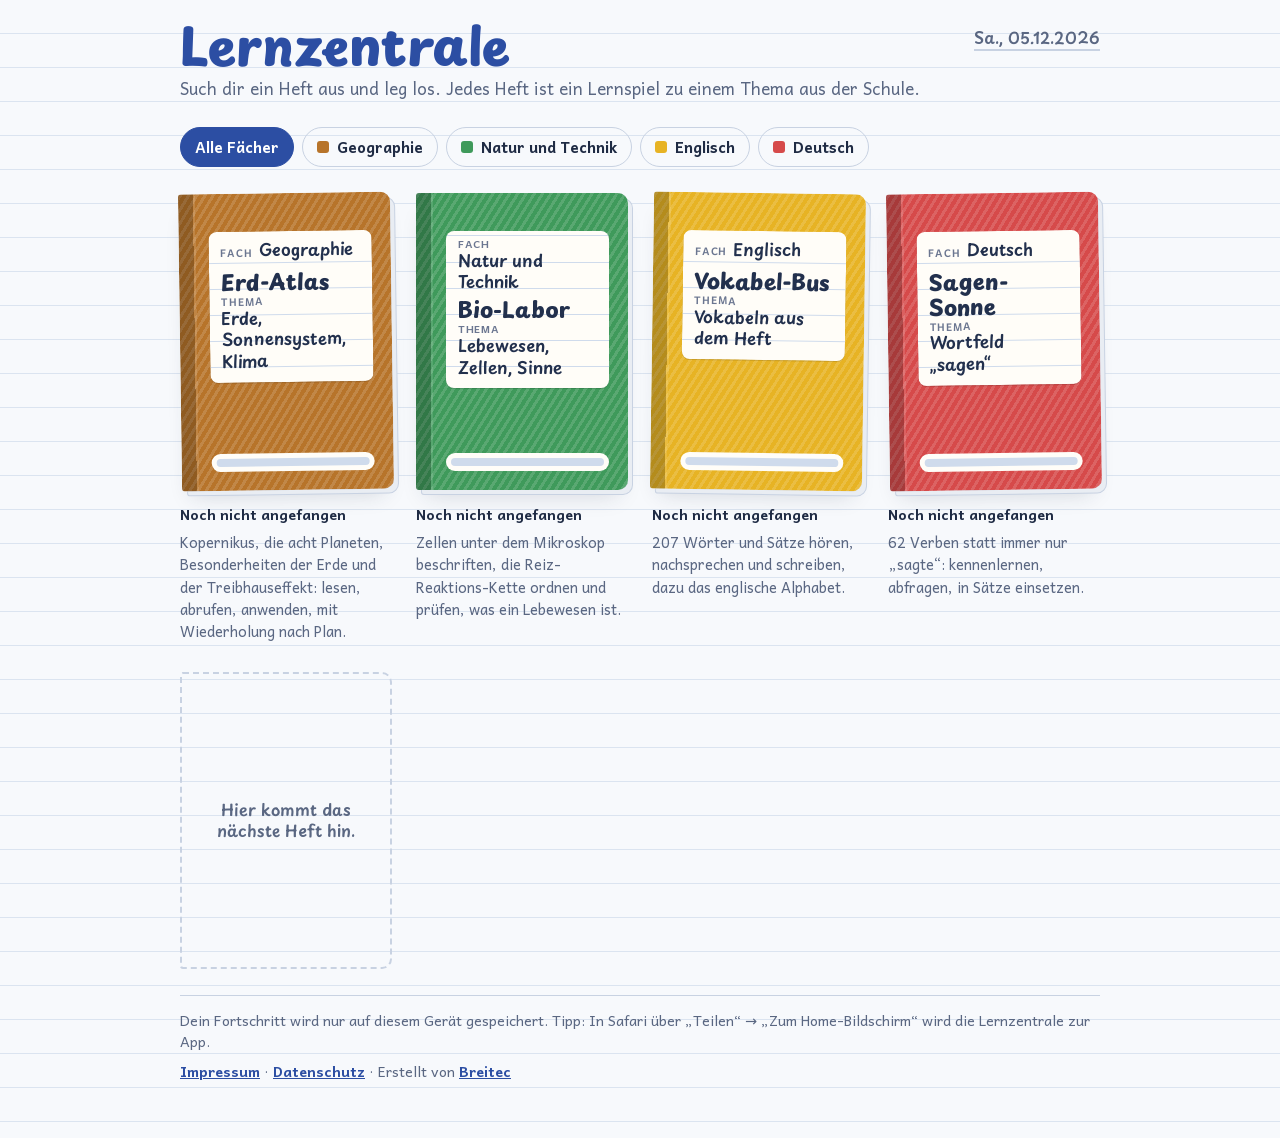
<file: index.html>
<!doctype html>
<html lang="de">
<meta charset="utf-8">
<meta name="robots" content="noindex, nofollow">
<meta name="apple-mobile-web-app-capable" content="yes">
<meta name="mobile-web-app-capable" content="yes">
<meta name="apple-mobile-web-app-title" content="Lernzentrale">
<meta name="apple-mobile-web-app-status-bar-style" content="default">
<link rel="apple-touch-icon" href="/lernzentrale/icon.png">
<link rel="icon" href="/lernzentrale/icon.png">
<style>:root { padding-top: env(safe-area-inset-top, 0px); padding-bottom: env(safe-area-inset-bottom, 0px); }</style>
<title>Lernzentrale</title>
<meta charset="utf-8">
<meta name="viewport" content="width=device-width, initial-scale=1, viewport-fit=cover">
<meta name="claude:viewport-fit-sides" content="cover">
<link rel="stylesheet" href="fonts/fonts.css">
<style>
  /* Layout: a desk of exercise books on ruled paper; each game is a coloured Schulheft with a handwritten label sticker */
  :root {
    --paper: #f7f9fc;
    --card: #ffffff;
    --rule: #dbe4f0;
    --line: #c8d2e2;
    --ink: #1f2b44;
    --ink-soft: #5a6782;
    --pen: #2c4ea3;
    --on-pen: #ffffff;
    --pages: #e9edf3;
    --shadow: rgba(31, 43, 68, .18);
    --label-bg: #fffdf8;
    --label-ink: #22304d;
    --label-soft: #6b7690;
    --label-rule: #cfdbec;
    --s-deutsch: #d64a4a;
    --s-mathe: #3f6fd1;
    --s-englisch: #e7b324;
    --s-sachkunde: #3f9a5b;
    --s-musik: #8e5bc9;
    --s-geographie: #b7742a;
    --s-andere: #6b7a90;
    --sun: #f5d64a;
    --f-hand: 'Playpen Sans', 'Chalkboard SE', 'Comic Sans MS', cursive;
    --f-body: 'Andika', 'Avenir Next', 'Segoe UI', system-ui, sans-serif;
  }
  @media (prefers-color-scheme: dark) {
    :root:not([data-theme="light"]) {
      --paper: #111827;
      --card: #182134;
      --rule: #1f2a3f;
      --line: #2f3c56;
      --ink: #e8edf7;
      --ink-soft: #a5b1c7;
      --pen: #9db6ff;
      --on-pen: #111827;
      --pages: #2a3550;
      --shadow: rgba(0, 0, 0, .45);
      color-scheme: dark;
    }
  }
  :root[data-theme="dark"] {
    --paper: #111827;
    --card: #182134;
    --rule: #1f2a3f;
    --line: #2f3c56;
    --ink: #e8edf7;
    --ink-soft: #a5b1c7;
    --pen: #9db6ff;
    --on-pen: #111827;
    --pages: #2a3550;
    --shadow: rgba(0, 0, 0, .45);
    color-scheme: dark;
  }

  *, *::before, *::after { box-sizing: border-box; }
  [hidden] { display: none !important; }
  body {
    margin: 0;
    background-color: var(--paper);
    background-image: repeating-linear-gradient(to bottom, transparent 0 33px, var(--rule) 33px 34px);
    color: var(--ink);
    font: 400 17px/1.5 var(--f-body);
    -webkit-tap-highlight-color: transparent;
    padding-left: max(16px, env(safe-area-inset-left, 0px));
    padding-right: max(16px, env(safe-area-inset-right, 0px));
  }
  a { color: inherit; }
  a:focus-visible, button:focus-visible { outline: 3px solid var(--pen); outline-offset: 3px; }
  .wrap { max-width: 920px; margin: 0 auto; padding-block: 18px 56px; display: flex; flex-direction: column; gap: 26px; }

  header { display: grid; grid-template-columns: minmax(0, 1fr) auto; gap: 4px 16px; align-items: start; }
  h1 { margin: 0; font: 800 clamp(2.1rem, 8vw, 3.2rem)/1.05 var(--f-hand); color: var(--pen); text-wrap: balance; }
  .date { font: 600 1rem/1.2 var(--f-hand); color: var(--ink-soft); border-bottom: 2px solid var(--line); padding-bottom: 2px; white-space: nowrap; margin-top: .6em; }
  .intro { grid-column: 1 / -1; margin: 0; color: var(--ink-soft); font-size: 1.05rem; }

  .resume { display: flex; align-items: center; justify-content: space-between; gap: 12px 16px; flex-wrap: wrap; padding: 14px 16px; border-radius: 14px; border: 1.5px solid var(--line); background: var(--card); }
  .resume p { margin: 0; min-width: 0; }
  .resume strong { font-family: var(--f-hand); font-size: 1.15rem; }
  .btn { display: inline-flex; align-items: center; justify-content: center; min-height: 48px; padding: 0 20px; border-radius: 12px; background: var(--pen); color: var(--on-pen); font-weight: 700; text-decoration: none; }

  .chips { display: flex; flex-wrap: wrap; gap: 8px; }
  .chip { min-height: 40px; padding: 0 14px; border-radius: 99px; border: 1.5px solid var(--line); background: transparent; color: var(--ink); font: 700 .95rem var(--f-body); cursor: pointer; display: inline-flex; align-items: center; gap: 8px; }
  .chip i { width: 12px; height: 12px; border-radius: 3px; background: var(--c); }
  .chip[aria-pressed="true"] { background: var(--pen); border-color: var(--pen); color: var(--on-pen); }

  .shelf { display: grid; grid-template-columns: repeat(auto-fill, minmax(min(100%, 210px), 1fr)); gap: 30px 24px; }
  @media (max-width: 520px) { .shelf { grid-template-columns: repeat(2, minmax(0, 1fr)); gap: 24px 14px; } }

  /* Exercise book cover */
  .book {
    --c: var(--s-andere);
    position: relative; display: flex; flex-direction: column; justify-content: space-between; gap: 12px;
    aspect-ratio: 5 / 7; max-width: 100%;
    padding: 18% 9% 9% 14%;
    border-radius: 3px 10px 10px 3px;
    background:
      linear-gradient(90deg, rgba(0, 0, 0, .22) 0 7%, rgba(255, 255, 255, .12) 7% 8%, transparent 8%),
      repeating-linear-gradient(-58deg, var(--c) 0 4px, color-mix(in srgb, var(--c) 86%, #fff) 4px 7px);
    box-shadow: 5px 5px 0 -1px var(--pages), 5px 5px 0 0 var(--line), 0 14px 22px -10px var(--shadow);
    text-decoration: none; color: var(--label-ink);
    transform: rotate(var(--tilt, 0deg));
    transition: transform .18s ease;
  }
  .book:hover { transform: rotate(0deg) translateY(-4px); }
  .book:active { transform: scale(.98); }
  .sticker {
    background-color: var(--label-bg);
    background-image: repeating-linear-gradient(to bottom, transparent 0 25px, var(--label-rule) 25px 26px);
    background-position: 0 6px;
    border-radius: 8px; padding: 8px 12px 10px;
    box-shadow: 0 1px 0 rgba(0, 0, 0, .12);
    display: flex; flex-direction: column; gap: 0;
  }
  .field { display: flex; flex-wrap: wrap; align-items: baseline; gap: 0 6px; min-height: 26px; min-width: 0; }
  .field b { font: 700 .66rem/1 var(--f-body); letter-spacing: .08em; text-transform: uppercase; color: var(--label-soft); flex: none; }
  .field span { font: 600 clamp(.88rem, 3.2vw, 1.05rem)/1.3 var(--f-hand); overflow-wrap: break-word; }
  .title { font: 800 clamp(1rem, 4vw, 1.35rem)/1.15 var(--f-hand); margin: 4px 0 2px; text-wrap: balance; overflow-wrap: break-word; }
  .progress { background: var(--label-bg); border-radius: 99px; padding: 5px; }
  .status { font-size: .9rem; font-weight: 700; color: var(--ink); font-variant-numeric: tabular-nums; margin: 0; }
  .bar { height: 8px; border-radius: 99px; background: var(--label-rule); overflow: hidden; }
  .bar span { display: block; height: 100%; border-radius: 99px; background: var(--c); }
  .new {
    position: absolute; top: -10px; right: -8px; width: 54px; height: 54px; border-radius: 50%;
    display: grid; place-items: center; transform: rotate(12deg);
    background: var(--sun); color: #3a2d00; font: 800 .8rem/1 var(--f-hand); letter-spacing: .04em;
    box-shadow: 0 3px 6px var(--shadow);
  }
  .blurb { margin: 0; font-size: .92rem; color: var(--ink-soft); }
  .item { display: flex; flex-direction: column; gap: 6px; min-width: 0; }
  .item .book { margin-bottom: 8px; }
  @media (max-width: 520px) {
    .book { padding: 16% 7% 8% 13%; }
    .sticker { padding: 6px 9px 8px; }
  }

  .slot {
    aspect-ratio: 5 / 7; max-width: 100%; border: 2px dashed var(--line); border-radius: 3px 10px 10px 3px;
    display: grid; place-items: center; text-align: center; padding: 16px; color: var(--ink-soft);
    font: 600 1rem/1.35 var(--f-hand);
  }

  footer { color: var(--ink-soft); font-size: .9rem; border-top: 1.5px solid var(--line); padding-top: 14px; display: flex; flex-direction: column; gap: 8px; }
  footer p { margin: 0; }
  footer a { color: var(--pen); font-weight: 700; }

  @media (prefers-reduced-motion: reduce) { .book { transition: none; } }
</style>

<div class="wrap">
  <header>
    <h1>Lernzentrale</h1>
    <div class="date" id="date"></div>
    <p class="intro">Such dir ein Heft aus und leg los. Jedes Heft ist ein Lernspiel zu einem Thema aus der Schule.</p>
  </header>
  <section class="resume" id="resume" hidden></section>
  <div class="chips" id="chips" hidden></div>
  <main class="shelf" id="shelf"></main>
  <footer>
    <p>Dein Fortschritt wird nur auf diesem Gerät gespeichert. Tipp: In Safari über „Teilen“ → „Zum Home-Bildschirm“ wird die Lernzentrale zur App.</p>
    <p><a href="https://breitec.de/#impressum" target="_blank" rel="noopener">Impressum</a> · <a href="datenschutz.html">Datenschutz</a> · Erstellt von <a href="https://breitec.de" target="_blank" rel="noopener">Breitec</a></p>
  </footer>
</div>

<script>
  // New learning games are added here (newest first). folder = project folder name = URL path.
  const PROJECTS = [
    {
      folder: '2026-11_Geographie-Erde-Sonnensystem-Klima',
      title: 'Erd-Atlas',
      subject: 'Geographie',
      topic: 'Erde, Sonnensystem, Klima',
      added: '2026-11-09',
      total: 73,
      unit: 'Karten',
      blurb: 'Kopernikus, die acht Planeten, Besonderheiten der Erde und der Treibhauseffekt: lesen, abrufen, anwenden, mit Wiederholung nach Plan.'
    },
    {
      folder: '2026-10_Biologie-Lebewesen-Zellen-Sinne',
      title: 'Bio-Labor',
      subject: 'Natur und Technik',
      topic: 'Lebewesen, Zellen, Sinne',
      added: '2026-10-25',
      total: 112,
      unit: 'Karten',
      blurb: 'Zellen unter dem Mikroskop beschriften, die Reiz-Reaktions-Kette ordnen und prüfen, was ein Lebewesen ist.'
    },
    {
      folder: '2026-10_Englisch-Vokabeln',
      title: 'Vokabel-Bus',
      subject: 'Englisch',
      topic: 'Vokabeln aus dem Heft',
      added: '2026-10-24',
      total: 233,
      unit: 'Karten',
      blurb: '207 Wörter und Sätze hören, nachsprechen und schreiben, dazu das englische Alphabet.'
    },
    {
      folder: '2026-10_Wortfeld-Sagen',
      title: 'Sagen-Sonne',
      subject: 'Deutsch',
      topic: 'Wortfeld „sagen“',
      added: '2026-10-22',
      total: 62,
      unit: 'Wörter',
      blurb: '62 Verben statt immer nur „sagte“: kennenlernen, abfragen, in Sätze einsetzen.'
    }
  ];

  const SUBJECTS = { Deutsch: 'deutsch', Mathe: 'mathe', Englisch: 'englisch', Sachkunde: 'sachkunde', 'Natur und Technik': 'sachkunde', Musik: 'musik', Geographie: 'geographie' };
  const NEW_DAYS = 14;
  const DAY = 864e5;

  const esc = s => String(s).replace(/[&<>"']/g, c => ({ '&': '&amp;', '<': '&lt;', '>': '&gt;', '"': '&quot;', "'": '&#39;' }[c]));
  const color = subject => `var(--s-${SUBJECTS[subject] || 'andere'})`;
  let filter = null;

  function progress(p) {
    try {
      const s = JSON.parse(localStorage.getItem(`lernzentrale:${p.folder}`) || 'null');
      if (s && typeof s.done === 'number') return s;
    } catch (e) {}
    return null;
  }

  function when(ts) {
    const days = Math.floor((new Date().setHours(0, 0, 0, 0) - new Date(ts).setHours(0, 0, 0, 0)) / DAY);
    if (days <= 0) return 'heute';
    if (days === 1) return 'gestern';
    if (days < 7) return `vor ${days} Tagen`;
    return new Date(ts).toLocaleDateString('de-DE', { day: 'numeric', month: 'long' });
  }

  function book(p, i) {
    const s = progress(p);
    const total = s?.total || p.total;
    const done = s?.done || 0;
    const pct = Math.round(100 * done / total);
    const isNew = !s && Date.now() - new Date(p.added).getTime() < NEW_DAYS * DAY;
    const status = s
      ? `${done} von ${total} ${esc(p.unit)} gelernt${s.last ? `, zuletzt ${when(s.last)}` : ''}`
      : 'Noch nicht angefangen';
    return `
      <div class="item">
        <a class="book" href="${encodeURI(p.folder)}/" style="--c:${color(p.subject)};--tilt:${(i % 3 - 1) * 0.8}deg" aria-label="${esc(p.title)} öffnen, ${esc(p.subject)}, ${esc(status)}">
          ${isNew ? '<span class="new" aria-hidden="true">NEU</span>' : ''}
          <div class="sticker">
            <div class="field"><b>Fach</b><span>${esc(p.subject)}</span></div>
            <div class="title">${esc(p.title)}</div>
            <div class="field"><b>Thema</b><span>${esc(p.topic)}</span></div>
          </div>
          <div class="progress" aria-hidden="true"><div class="bar"><span style="width:${pct}%"></span></div></div>
        </a>
        <p class="status">${status}</p>
        <p class="blurb">${esc(p.blurb)}</p>
      </div>`;
  }

  function render() {
    document.getElementById('date').textContent = new Date().toLocaleDateString('de-DE', { weekday: 'short', day: '2-digit', month: '2-digit', year: 'numeric' });

    const sorted = PROJECTS.slice().sort((a, b) => (progress(b)?.last || 0) - (progress(a)?.last || 0) || b.added.localeCompare(a.added));
    const last = sorted.find(p => progress(p)?.last);
    const resume = document.getElementById('resume');
    resume.hidden = !last;
    if (last) {
      const s = progress(last);
      resume.innerHTML = `<p>Weiter mit <strong>${esc(last.title)}</strong>: ${s.done} von ${s.total || last.total} ${esc(last.unit)} geschafft.</p><a class="btn" href="${encodeURI(last.folder)}/">Weiter üben</a>`;
    }

    const subjects = [...new Set(PROJECTS.map(p => p.subject))];
    const chips = document.getElementById('chips');
    chips.hidden = subjects.length < 2;
    chips.innerHTML = [null, ...subjects].map(s => `<button class="chip" data-subject="${s ? esc(s) : ''}" aria-pressed="${filter === s}">${s ? `<i style="--c:${color(s)}"></i>${esc(s)}` : 'Alle Fächer'}</button>`).join('');

    const shown = sorted.filter(p => !filter || p.subject === filter);
    document.getElementById('shelf').innerHTML = shown.map(book).join('') +
      '<div class="item"><div class="slot">Hier kommt das nächste Heft hin.</div></div>';
  }

  document.getElementById('chips').addEventListener('click', e => {
    const b = e.target.closest('[data-subject]');
    if (!b) return;
    filter = b.dataset.subject || null;
    render();
  });
  window.addEventListener('pageshow', render);
  render();
</script>
</file>
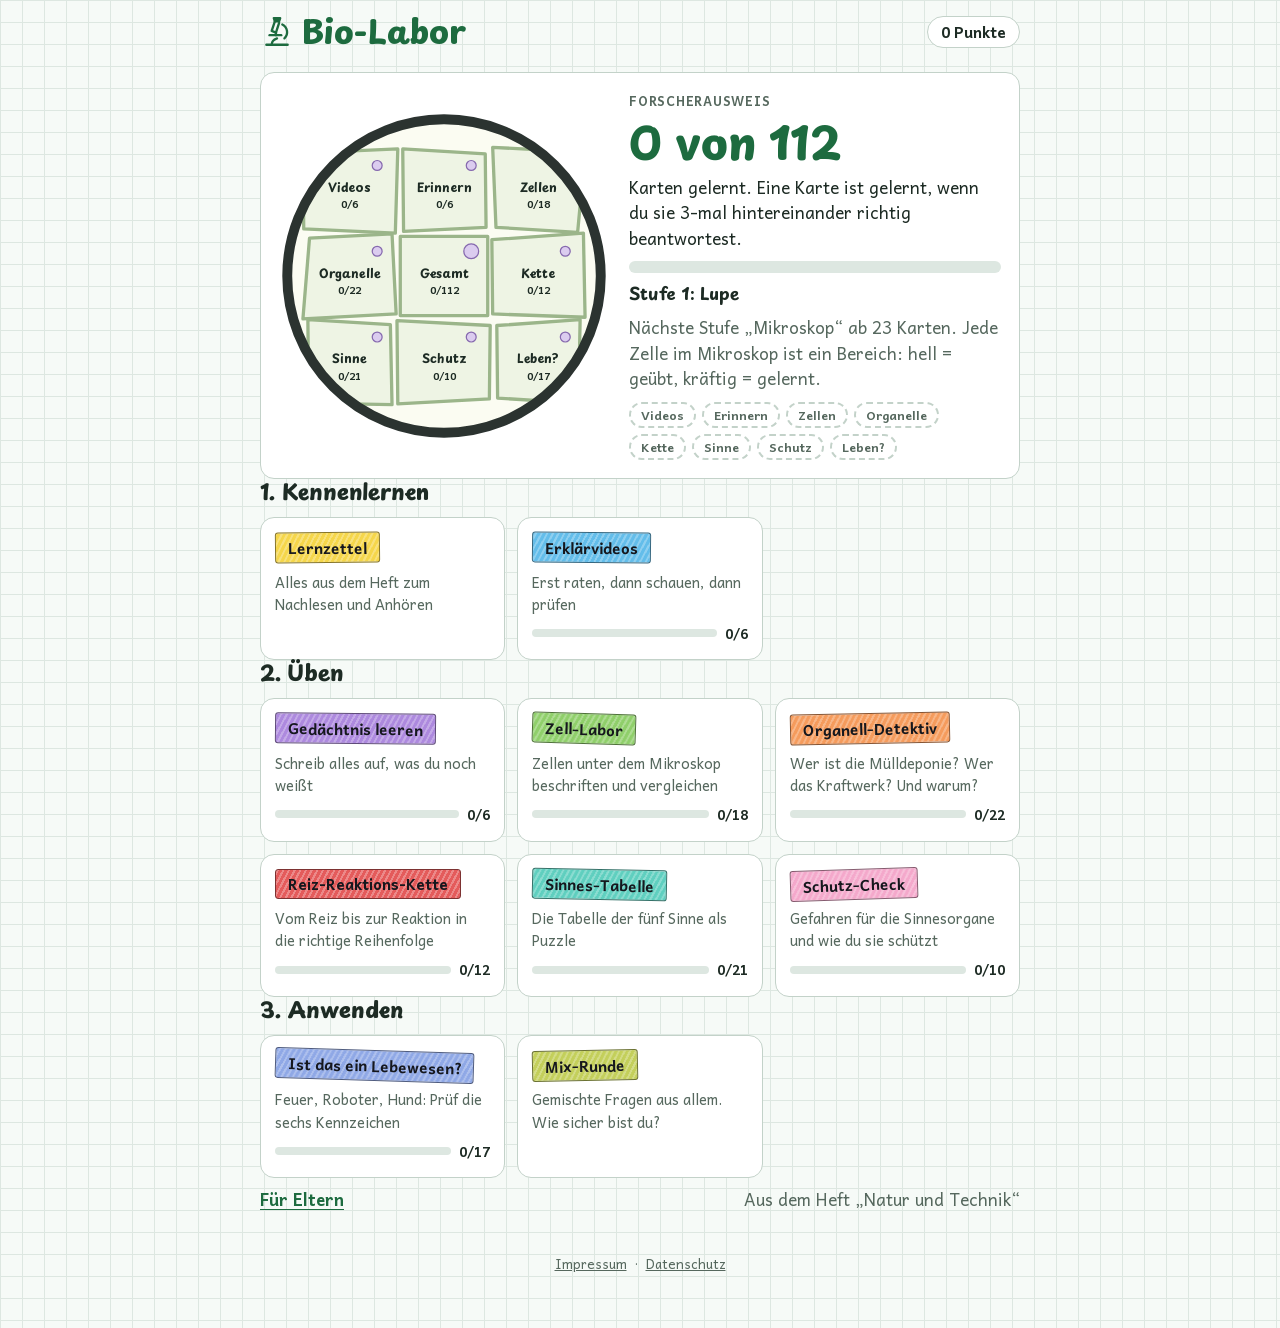
<file: 2026-10_Biologie-Lebewesen-Zellen-Sinne/index.html>
<!doctype html>
<html lang="de">
<meta charset="utf-8">
<meta name="robots" content="noindex, nofollow">
<meta name="apple-mobile-web-app-capable" content="yes">
<meta name="mobile-web-app-capable" content="yes">
<meta name="apple-mobile-web-app-title" content="Lernzentrale">
<meta name="apple-mobile-web-app-status-bar-style" content="default">
<link rel="apple-touch-icon" href="/lernzentrale/icon.png">
<link rel="icon" href="/lernzentrale/icon.png">
<style>:root { padding-top: env(safe-area-inset-top, 0px); padding-bottom: env(safe-area-inset-bottom, 0px); }</style>
<title>Bio-Labor</title>
<meta name="description" content="Natur und Technik, Biologie: Kennzeichen von Lebewesen, Zellen, Sinnesorgane und Reiz-Reaktions-Kette.">

<meta charset="utf-8">
<meta name="viewport" content="width=device-width, initial-scale=1, viewport-fit=cover">
<meta name="claude:viewport-fit-sides" content="cover">
<link rel="stylesheet" href="../fonts/fonts.css">
<style>
  /* Layout: one centred sheet on squared (kariert) paper; a microscope view of plant tissue on top whose cells fill per learning area */
  :root {
    --paper: #f6faf7;
    --sheet: #ffffff;
    --rule: #dde7e1;
    --line: #c3d2c9;
    --ink: #1d2b24;
    --ink-soft: #56685e;
    --pen: #1d6b3f;
    --on-pen: #ffffff;
    --good: #23824f;
    --good-bg: #e2f4e9;
    --almost: #8a5a00;
    --almost-bg: #fdf1d3;
    --bad: #b8460f;
    --bad-bg: #fde9dd;
    --mark: #ffd84d;
    --strip-ink: #15171d;
    --field: #fbfcf2;
    --scope: #2b3330;
    --cell-empty: #eef4e4;
    --cellwall: #9bb58a;
    --wall: #d3e3ab;
    --wall-edge: #7c9a45;
    --plasma: #f6f2d8;
    --membrane: #8a6a3a;
    --vacuole: #cfe7f6;
    --vacuole-edge: #6fa6cf;
    --nucleus: #d9c8f0;
    --nucleus-edge: #7a5aa8;
    --chloro: #58b05f;
    --chloro-edge: #2c7537;
    --mito: #f3a76b;
    --mito-edge: #b0602a;
    --glow: #ff7a00;
    --glow-fill: #ffe7a1;
    --g-rot: #e45b5b;
    --g-gruen: #8fcf6a;
    --g-gelb: #f5d64a;
    --g-lila: #ad89de;
    --g-orange: #f59b5c;
    --g-hellblau: #63bdea;
    --g-dunkelblau: #8fa8e6;
    --g-rosa: #f4a8cb;
    --g-tuerkis: #5fcfbf;
    --g-oliv: #c3cf5a;
    --f-hand: 'Playpen Sans', 'Chalkboard SE', 'Comic Sans MS', cursive;
    --f-body: 'Andika', 'Avenir Next', 'Segoe UI', system-ui, sans-serif;
    --radius: 14px;
  }
  @media (prefers-color-scheme: dark) {
    :root:not([data-theme="light"]) {
      --paper: #0f1a15;
      --sheet: #16231d;
      --rule: #1b2a23;
      --line: #2d4237;
      --ink: #e6f0ea;
      --ink-soft: #a3b8ac;
      --pen: #7fd6a0;
      --on-pen: #0f1a15;
      --good: #68d39a;
      --good-bg: #16392a;
      --almost: #f3c35b;
      --almost-bg: #3d3115;
      --bad: #ffa477;
      --bad-bg: #44261a;
      --mark: #8a6d00;
      --field: #1b2620;
      --scope: #050807;
      --cell-empty: #1f2e26;
      --cellwall: #456352;
      --wall: #5a7633;
      --wall-edge: #b4d27f;
      --plasma: #3e3b28;
      --membrane: #e2bd80;
      --vacuole: #2c5371;
      --vacuole-edge: #8cc4ea;
      --nucleus: #574483;
      --nucleus-edge: #c9aef2;
      --chloro: #3f9a4a;
      --chloro-edge: #a3e6aa;
      --mito: #ae6631;
      --mito-edge: #f6b788;
      --glow: #ffb347;
      --glow-fill: #6b5a1a;
      color-scheme: dark;
    }
  }
  :root[data-theme="dark"] {
    --paper: #0f1a15;
    --sheet: #16231d;
    --rule: #1b2a23;
    --line: #2d4237;
    --ink: #e6f0ea;
    --ink-soft: #a3b8ac;
    --pen: #7fd6a0;
    --on-pen: #0f1a15;
    --good: #68d39a;
    --good-bg: #16392a;
    --almost: #f3c35b;
    --almost-bg: #3d3115;
    --bad: #ffa477;
    --bad-bg: #44261a;
    --mark: #8a6d00;
    --field: #1b2620;
    --scope: #050807;
    --cell-empty: #1f2e26;
    --cellwall: #456352;
    --wall: #5a7633;
    --wall-edge: #b4d27f;
    --plasma: #3e3b28;
    --membrane: #e2bd80;
    --vacuole: #2c5371;
    --vacuole-edge: #8cc4ea;
    --nucleus: #574483;
    --nucleus-edge: #c9aef2;
    --chloro: #3f9a4a;
    --chloro-edge: #a3e6aa;
    --mito: #ae6631;
    --mito-edge: #f6b788;
    --glow: #ffb347;
    --glow-fill: #6b5a1a;
    color-scheme: dark;
  }

  *, *::before, *::after { box-sizing: border-box; }
  [hidden] { display: none !important; }
  body {
    margin: 0;
    background-color: var(--paper);
    background-image: linear-gradient(var(--rule) 1px, transparent 1px), linear-gradient(90deg, var(--rule) 1px, transparent 1px);
    background-size: 22px 22px;
    color: var(--ink);
    font: 400 17px/1.5 var(--f-body);
    -webkit-tap-highlight-color: transparent;
    padding-left: max(16px, env(safe-area-inset-left, 0px));
    padding-right: max(16px, env(safe-area-inset-right, 0px));
  }
  button, input { font: inherit; color: inherit; }
  button:focus-visible, input:focus-visible { outline: 3px solid var(--pen); outline-offset: 2px; }
  .wrap { max-width: 760px; margin: 0 auto; padding-block: 10px 48px; display: flex; flex-direction: column; gap: 18px; }

  header.top { display: flex; align-items: center; justify-content: space-between; gap: 12px; flex-wrap: wrap; }
  .hublink { align-self: flex-start; display: inline-flex; align-items: center; min-height: 36px; color: var(--pen); font-weight: 700; text-decoration: none; margin-bottom: -10px; }
  .brand { display: inline-flex; align-items: center; gap: 8px; font: 800 clamp(1.45rem, 5vw, 2rem)/1.1 var(--f-hand); color: var(--pen); background: none; border: 0; padding: 0; min-height: 44px; cursor: pointer; text-align: left; }
  .brand svg { width: 34px; height: 34px; flex: none; }
  .pill { font: 700 .95rem/1 var(--f-body); padding: .5em .85em; border-radius: 999px; background: var(--sheet); border: 1.5px solid var(--line); font-variant-numeric: tabular-nums; white-space: nowrap; }

  h2 { font: 800 1.35rem/1.2 var(--f-hand); margin: 0; color: var(--ink); text-wrap: balance; }
  h3 { font: 800 1.1rem/1.25 var(--f-hand); margin: 0; }
  p { margin: 0; }
  .muted { color: var(--ink-soft); }
  .label { font-size: .8rem; font-weight: 700; letter-spacing: .06em; text-transform: uppercase; color: var(--ink-soft); }

  .sheet { background: var(--sheet); border: 1.5px solid var(--line); border-radius: var(--radius); padding: 18px; min-width: 0; }
  .stack { display: flex; flex-direction: column; gap: 12px; }

  /* Crayon paper strip, like cut-out labels in the notebook */
  .strip {
    --c: var(--g-gelb);
    display: inline-flex; align-items: center; justify-content: center; gap: .4em;
    padding: .32em .8em; border-radius: 3px; max-width: 100%;
    font: 700 1rem/1.25 var(--f-body); color: var(--strip-ink); overflow-wrap: anywhere;
    background: repeating-linear-gradient(-62deg, var(--c) 0 3px, color-mix(in srgb, var(--c) 72%, #fff) 3px 5px);
    border: 1px solid color-mix(in srgb, var(--c) 55%, #000);
    transform: rotate(var(--tilt, 0deg));
  }

  /* Home */
  .hero { display: grid; grid-template-columns: minmax(0, 330px) minmax(0, 1fr); gap: 20px; align-items: center; }
  .tissue { width: 100%; height: auto; display: block; }
  .tissue .ring { fill: none; stroke: var(--scope); stroke-width: 12; }
  .tissue .field { fill: var(--field); }
  .tissue .cellbg { fill: var(--cell-empty); }
  .tissue .cellline { fill: none; stroke: var(--cellwall); stroke-width: 4; stroke-linejoin: round; }
  .tissue .nuc { fill: var(--nucleus); stroke: var(--nucleus-edge); stroke-width: 1.5; opacity: .9; }
  .tissue .t-name { font: 700 15px var(--f-hand); fill: var(--strip-ink); text-anchor: middle; }
  .tissue .t-count { font: 700 12.5px var(--f-body); fill: var(--strip-ink); text-anchor: middle; }
  .tissue .t-name.empty, .tissue .t-count.empty { fill: var(--ink); }
  .count { font: 800 clamp(2rem, 8vw, 2.8rem)/1 var(--f-hand); color: var(--pen); font-variant-numeric: tabular-nums; }
  .stats { display: flex; flex-direction: column; gap: 10px; min-width: 0; }
  .bar { height: 12px; border-radius: 99px; background: var(--rule); overflow: hidden; }
  .bar > span { display: block; height: 100%; background: var(--pen); border-radius: 99px; transition: width .4s; }
  .rank { font: 700 1.05rem/1.3 var(--f-hand); }
  .stamps { display: flex; flex-wrap: wrap; gap: 6px; }
  .stamp { border-radius: 99px; padding: 3px 10px; font: 700 .78rem/1.3 var(--f-body); border: 2px dashed var(--line); color: var(--ink-soft); }
  .stamp.on { border: 2px solid color-mix(in srgb, var(--c) 60%, #000); background: var(--c); color: var(--strip-ink); transform: rotate(-4deg); }
  .stamp.on::before { content: '★ '; }

  .tiles { display: grid; grid-template-columns: repeat(2, minmax(0, 1fr)); gap: 12px; }
  @media (min-width: 640px) { .tiles { grid-template-columns: repeat(3, minmax(0, 1fr)); } }
  .tile { text-align: left; background: var(--sheet); border: 1.5px solid var(--line); border-radius: var(--radius); padding: 14px 14px 16px; display: flex; flex-direction: column; align-items: flex-start; gap: 8px; cursor: pointer; min-height: 120px; transition: transform .12s; min-width: 0; }
  .tile:active { transform: scale(.97); }
  .tile .strip { font-size: .95rem; text-align: left; }
  .tile p { font-size: .92rem; color: var(--ink-soft); }
  .tile .mini { margin-top: auto; width: 100%; display: flex; align-items: center; gap: 8px; font-size: .85rem; font-weight: 700; font-variant-numeric: tabular-nums; }
  .tile .mini .bar { flex: 1; height: 8px; }
  .tile .mini .bar > span { background: var(--c); }
  .stagehead { display: flex; align-items: baseline; gap: 10px; flex-wrap: wrap; }

  .linkbtn { background: none; border: 0; color: var(--pen); font-weight: 700; padding: 8px 0; min-height: 44px; cursor: pointer; text-decoration: underline; text-underline-offset: 3px; }
  .row { display: flex; gap: 10px; flex-wrap: wrap; align-items: center; }
  .spread { justify-content: space-between; }
  .center { justify-content: center; }

  .btn { display: inline-flex; align-items: center; justify-content: center; gap: 8px; min-height: 52px; padding: 0 22px; border-radius: 12px; border: 2px solid var(--pen); background: var(--pen); color: var(--on-pen); font-weight: 700; font-size: 1.05rem; cursor: pointer; text-align: center; }
  .btn.ghost { background: var(--sheet); color: var(--pen); }
  .btn.small { min-height: 48px; padding: 0 14px; font-size: .95rem; }
  .btn svg { width: 20px; height: 20px; flex: none; }
  .btn[disabled] { opacity: .45; cursor: default; }

  /* Quiz */
  .qbar { display: flex; align-items: center; gap: 12px; }
  .qbar .track { flex: 1; display: flex; gap: 4px; min-width: 0; }
  .qbar .track span { flex: 1; height: 10px; border-radius: 99px; background: var(--rule); }
  .qbar .track span.ok { background: var(--good); }
  .qbar .track span.almost { background: var(--almost); }
  .qbar .track span.no { background: var(--bad); }
  .qbar .track span.now { background: var(--pen); }
  .iconbtn { width: 48px; height: 48px; flex: none; border-radius: 50%; border: 1.5px solid var(--line); background: var(--sheet); display: grid; place-items: center; cursor: pointer; color: var(--ink); }
  .iconbtn svg { width: 20px; height: 20px; }

  .prompt { display: flex; flex-direction: column; align-items: center; gap: 12px; text-align: center; padding-block: 20px; }
  .question { font: 600 clamp(1.12rem, 4.2vw, 1.4rem)/1.4 var(--f-hand); max-width: 36ch; text-wrap: balance; overflow-wrap: anywhere; }
  .clue { font: 700 clamp(1.1rem, 4.4vw, 1.35rem)/1.4 var(--f-body); padding: 12px 16px; border-radius: 12px; border: 2px dashed var(--pen); max-width: 34ch; overflow-wrap: anywhere; }
  .scenario { font-size: 1.02rem; color: var(--ink); background: color-mix(in srgb, var(--g-gelb) 22%, var(--sheet)); border-radius: 10px; padding: 10px 14px; max-width: 40ch; }
  .bigicon { font-size: 3.6rem; line-height: 1; }
  .prompt .cellsvg { max-width: 260px; }

  .options { display: grid; gap: 10px; }
  .options.two { grid-template-columns: repeat(2, minmax(0, 1fr)); }
  .opt { min-height: 58px; text-align: left; padding: 12px 16px; border-radius: 12px; border: 2px solid var(--line); background: var(--sheet); cursor: pointer; font-size: 1.04rem; line-height: 1.35; display: flex; align-items: center; gap: 12px; transition: transform .1s; overflow-wrap: anywhere; min-width: 0; }
  .options.two .opt { justify-content: center; text-align: center; font-weight: 700; }
  .opt:active { transform: scale(.98); }
  .opt .key { flex: none; width: 26px; height: 26px; border-radius: 50%; border: 1.5px solid var(--line); display: grid; place-items: center; font-size: .8rem; color: var(--ink-soft); }
  .options.two .key { display: none; }
  .opt.correct { border-color: var(--good); background: var(--good-bg); }
  .opt.wrong { border-color: var(--bad); background: var(--bad-bg); }
  .opt.chosen { border-color: var(--pen); border-width: 3px; }
  .opt.dim { opacity: .45; }
  .opt[disabled] { cursor: default; }
  .shake { animation: shake .35s; }
  @keyframes shake { 25% { transform: translateX(-6px); } 75% { transform: translateX(6px); } }

  .confask { border: 2px solid var(--pen); border-radius: var(--radius); padding: 14px 16px; display: flex; flex-direction: column; gap: 10px; background: var(--sheet); }

  .feedback { border-radius: var(--radius); padding: 16px 18px; display: flex; flex-direction: column; gap: 10px; border: 2px solid var(--good); background: var(--good-bg); min-width: 0; }
  .feedback.no { border-color: var(--bad); background: var(--bad-bg); }
  .feedback.almost { border-color: var(--almost); background: var(--almost-bg); }
  .feedback.info { border-color: var(--line); background: var(--sheet); }
  .feedback .verdict { font: 800 1.35rem/1.2 var(--f-hand); color: var(--good); }
  .feedback.no .verdict { color: var(--bad); }
  .feedback.almost .verdict { color: var(--almost); }
  .feedback.info .verdict { color: var(--pen); }
  .heft { margin: 0; padding: 10px 14px; border-left: 4px solid var(--pen); background: var(--sheet); border-radius: 0 10px 10px 0; font: 500 1rem/1.5 var(--f-hand); display: flex; flex-direction: column; gap: 2px; overflow-wrap: anywhere; }
  .heft .label { font-family: var(--f-body); }
  .hintbox { border-radius: 12px; padding: 12px 14px; border: 2px solid var(--almost); background: var(--almost-bg); }

  /* Order task */
  .chain { list-style: none; margin: 0; padding: 0; display: flex; flex-direction: column; gap: 8px; }
  .chain li { display: flex; gap: 10px; align-items: flex-start; padding: 10px 12px; border-radius: 12px; border: 2px solid var(--good); background: var(--good-bg); }
  .chain li.help { border-color: var(--almost); background: var(--almost-bg); }
  .chain li.slot { border: 2px dashed var(--line); background: transparent; color: var(--ink-soft); }
  .chain li b { flex: none; width: 28px; height: 28px; border-radius: 50%; display: grid; place-items: center; background: var(--sheet); border: 1.5px solid var(--line); font-size: .9rem; }

  /* Gap text */
  .gaptext { font: 500 1.12rem/2.3 var(--f-body); text-align: left; }
  .gap { min-height: 44px; min-width: 110px; padding: 2px 12px; border-radius: 10px; border: 2px dashed var(--pen); background: var(--sheet); cursor: pointer; font-weight: 700; vertical-align: middle; }
  .gap.active { border-style: solid; border-width: 3px; background: color-mix(in srgb, var(--g-gelb) 30%, var(--sheet)); }
  .gap.ok { border: 2px solid var(--good); background: var(--good-bg); cursor: default; }
  .gap.help { border: 2px solid var(--almost); background: var(--almost-bg); cursor: default; }
  .bank { display: flex; flex-wrap: wrap; gap: 10px; }
  .term { min-height: 50px; padding: 8px 16px; border-radius: 10px; border: 2px solid var(--line); background: var(--sheet); cursor: pointer; font-weight: 700; text-align: left; overflow-wrap: anywhere; }
  .term:active { transform: scale(.97); }
  .term.sel { border-color: var(--pen); border-width: 3px; background: color-mix(in srgb, var(--g-gelb) 30%, var(--sheet)); }

  /* Living check */
  .checks { list-style: none; margin: 0; padding: 0; display: flex; flex-direction: column; gap: 6px; }
  .checks li { display: grid; grid-template-columns: 30px minmax(0, 1fr); gap: 8px; align-items: start; }
  .checks .ic { width: 28px; height: 28px; border-radius: 50%; display: grid; place-items: center; font-weight: 800; background: var(--sheet); border: 2px solid var(--line); }
  .checks .ok .ic { border-color: var(--good); color: var(--good); }
  .checks .no .ic { border-color: var(--bad); color: var(--bad); }
  .checks .looks .ic { border-color: var(--almost); color: var(--almost); }

  /* Cell lab */
  .tabs { display: flex; gap: 8px; flex-wrap: wrap; }
  .tab { min-height: 48px; padding: 0 14px; border-radius: 99px; border: 1.5px solid var(--line); background: var(--sheet); font-weight: 700; cursor: pointer; display: inline-flex; align-items: center; gap: 6px; }
  .tab[aria-pressed="true"] { background: var(--pen); border-color: var(--pen); color: var(--on-pen); }
  .tab small { font-weight: 400; font-variant-numeric: tabular-nums; }
  .scope { display: flex; justify-content: center; }
  .scope .cellsvg { max-width: min(400px, 68vh); }
  .cellsvg { width: 100%; max-width: 400px; height: auto; display: block; touch-action: manipulation; }
  .cellsvg .ring { fill: none; stroke: var(--scope); stroke-width: 10; }
  .cellsvg .field { fill: var(--field); }
  .cellsvg .shape { transition: stroke .15s, fill .15s; }
  .cellsvg .hit { fill: transparent; stroke: transparent; }
  .cellsvg.pick .part { cursor: pointer; }
  .cellsvg .part.sel .shape { stroke: var(--glow); stroke-width: 5; animation: glow 1.1s ease-in-out infinite; }
  .cellsvg .part.sel .shape.fillhi { fill: var(--glow-fill); }
  .cellsvg.has-sel .part:not(.sel) { opacity: .55; }
  @keyframes glow { 50% { stroke-opacity: .35; } }
  .cellsvg .badge circle { stroke: var(--sheet); stroke-width: 2.5; }
  .cellsvg .badge.ok circle { fill: var(--good); }
  .cellsvg .badge.help circle { fill: var(--almost); }
  .cellsvg .badge text { font: 800 14px var(--f-body); fill: var(--on-pen); text-anchor: middle; dominant-baseline: central; pointer-events: none; }
  .legend { list-style: none; margin: 0; padding: 0; display: grid; grid-template-columns: repeat(auto-fill, minmax(150px, 1fr)); gap: 6px 12px; }
  .legend li { display: flex; align-items: center; gap: 8px; font-weight: 700; }
  .legend li b { flex: none; width: 26px; height: 26px; border-radius: 50%; display: grid; place-items: center; font-size: .85rem; border: 1.5px solid var(--line); }
  .legend li.ok b { background: var(--good); border-color: var(--good); color: var(--on-pen); }
  .legend li.help b { background: var(--almost); border-color: var(--almost); color: var(--on-pen); }
  .legend li:not(.ok):not(.help) span { color: var(--ink-soft); }

  .tray { display: flex; flex-wrap: wrap; gap: 8px; min-height: 50px; }
  .venn { display: grid; grid-template-columns: repeat(3, minmax(0, 1fr)); gap: 0; }
  .zone { min-height: 190px; padding: 12px 8px; border: 2px solid var(--line); cursor: pointer; display: flex; flex-direction: column; align-items: center; gap: 8px; text-align: center; min-width: 0; }
  .zone.z-p { border-radius: 90px 0 0 90px; background: color-mix(in srgb, var(--g-gruen) 26%, var(--sheet)); border-right: 0; }
  .zone.z-b { background: color-mix(in srgb, var(--g-gruen) 20%, color-mix(in srgb, var(--g-orange) 22%, var(--sheet))); border-left: 2px dashed var(--line); border-right: 2px dashed var(--line); }
  .zone.z-t { border-radius: 0 90px 90px 0; background: color-mix(in srgb, var(--g-orange) 26%, var(--sheet)); border-left: 0; }
  .zone.ready { outline: 3px solid var(--pen); outline-offset: -3px; }
  .zone .label { color: var(--ink); }
  .placed { display: flex; flex-direction: column; gap: 6px; align-items: center; width: 100%; }
  .chipok { font-size: .86rem; font-weight: 700; padding: 4px 8px; border-radius: 8px; background: var(--sheet); border: 2px solid var(--good); max-width: 100%; overflow-wrap: anywhere; }
  .chipok.help { border-color: var(--almost); }
  @media (max-width: 520px) {
    .venn { grid-template-columns: minmax(0, 1fr); gap: 0; }
    .zone { min-height: 90px; }
    .zone.z-p { border-radius: 60px 60px 0 0; border: 2px solid var(--line); border-bottom: 0; }
    .zone.z-b { border: 2px solid var(--line); border-top: 2px dashed var(--line); border-bottom: 2px dashed var(--line); }
    .zone.z-t { border-radius: 0 0 60px 60px; border: 2px solid var(--line); border-top: 0; }
    .placed { flex-direction: row; flex-wrap: wrap; justify-content: center; }
  }

  /* Senses puzzle */
  .prow { display: flex; flex-direction: column; gap: 4px; }
  .slot { min-height: 56px; width: 100%; text-align: left; padding: 10px 14px; border-radius: 12px; border: 2px dashed var(--line); background: var(--sheet); cursor: pointer; font-weight: 700; overflow-wrap: anywhere; }
  .slot.active { border: 3px solid var(--pen); background: color-mix(in srgb, var(--g-gelb) 24%, var(--sheet)); }
  .slot.ok { border: 2px solid var(--good); background: var(--good-bg); cursor: default; }
  .slot.help { border: 2px solid var(--almost); background: var(--almost-bg); cursor: default; }
  .slot .muted { font-weight: 400; }
  .prow > .feedback, .prow > .options { margin-top: 6px; }
  .prow > .label + .options { margin-top: 0; }

  /* Recall */
  .answer { display: flex; gap: 10px; }
  .answer input { flex: 1; min-width: 0; min-height: 56px; padding: 10px 16px; border-radius: 12px; border: 2px solid var(--line); background: var(--sheet); font-size: 1.2rem; }
  .entries { display: flex; flex-wrap: wrap; gap: 8px; }
  .entry { display: inline-flex; align-items: center; gap: 4px; padding: 4px 4px 4px 12px; border-radius: 99px; border: 1.5px solid var(--line); background: var(--sheet); font-weight: 700; max-width: 100%; overflow-wrap: anywhere; }
  .entry button { width: 40px; height: 40px; border: 0; background: none; cursor: pointer; border-radius: 50%; color: var(--ink-soft); flex: none; }
  .reslist { list-style: none; margin: 0; padding: 0; display: flex; flex-direction: column; gap: 6px; }
  .reslist li { display: grid; grid-template-columns: 30px minmax(0, 1fr); gap: 8px; align-items: start; }

  /* Videos */
  .vlist { display: grid; gap: 12px; }
  .vcard { text-align: left; display: flex; gap: 14px; align-items: center; padding: 14px; border-radius: var(--radius); border: 1.5px solid var(--line); background: var(--sheet); cursor: pointer; min-height: 80px; }
  .vcard .play { width: 52px; height: 52px; border-radius: 50%; flex: none; display: grid; place-items: center; background: var(--g-hellblau); color: var(--strip-ink); }
  .vcard .play svg { width: 22px; height: 22px; }
  .vbox { position: relative; border-radius: 12px; overflow: hidden; background: #000; aspect-ratio: 16 / 9; }
  .vbox video { width: 100%; height: 100%; display: block; }
  .vph { border-radius: 12px; border: 2px dashed var(--line); aspect-ratio: 16 / 9; display: flex; flex-direction: column; align-items: center; justify-content: center; gap: 8px; text-align: center; padding: 16px; background: var(--sheet); }
  .vph b { font: 800 1.3rem/1.2 var(--f-hand); color: var(--pen); }

  /* Notes (Lernzettel) */
  .notes ul, .notes ol { margin: 0; padding-left: 1.3em; display: flex; flex-direction: column; gap: 4px; }
  .merk { border: 2.5px solid var(--g-rot); background: color-mix(in srgb, var(--g-rot) 14%, var(--sheet)); border-radius: 10px; padding: 10px 14px; font: 600 1.05rem/1.45 var(--f-hand); }
  .cards2 { display: grid; grid-template-columns: repeat(auto-fill, minmax(min(100%, 280px), 1fr)); gap: 10px; }
  .ncard { border: 1.5px solid var(--line); border-radius: 12px; padding: 12px; display: flex; flex-direction: column; gap: 4px; min-width: 0; }
  .ncard dl { margin: 0; display: grid; grid-template-columns: minmax(0, 1fr); gap: 2px; }
  .ncard dt { font-size: .75rem; font-weight: 700; letter-spacing: .05em; text-transform: uppercase; color: var(--ink-soft); margin-top: 4px; }
  .ncard dd { margin: 0; overflow-wrap: anywhere; }
  .cellpair { display: grid; grid-template-columns: repeat(2, minmax(0, 1fr)); gap: 12px; }
  @media (max-width: 520px) { .cellpair { grid-template-columns: minmax(0, 1fr); } }

  /* Result */
  .stars { font-size: clamp(2.6rem, 12vw, 3.6rem); letter-spacing: .1em; line-height: 1; }
  .stars .s-on { color: var(--g-gelb); -webkit-text-stroke: 1.5px color-mix(in srgb, var(--g-gelb) 50%, #000); }
  .stars .s-off { color: var(--rule); }
  .result { display: flex; flex-direction: column; align-items: center; gap: 12px; text-align: center; }
  .mistakes ul { margin: 0; padding: 0; display: flex; flex-direction: column; gap: 10px; list-style: none; }

  /* Parents */
  .tablewrap { overflow-x: auto; }
  table { border-collapse: collapse; width: 100%; font-size: .92rem; }
  th, td { text-align: left; padding: 7px 8px; border-bottom: 1px solid var(--line); vertical-align: top; }
  th { font-size: .75rem; letter-spacing: .06em; text-transform: uppercase; color: var(--ink-soft); }
  td.num { font-variant-numeric: tabular-nums; text-align: right; white-space: nowrap; }
  .lv { letter-spacing: .12em; color: var(--pen); white-space: nowrap; }
  .confirm { border: 2px solid var(--bad); background: var(--bad-bg); border-radius: 12px; padding: 14px; display: flex; flex-direction: column; gap: 10px; }
  .kpis { display: grid; grid-template-columns: repeat(2, minmax(0, 1fr)); gap: 8px; }
  .kpi { border: 1.5px solid var(--line); border-radius: 10px; padding: 8px 10px; }
  .kpi b { display: block; font: 800 1.4rem/1.1 var(--f-hand); font-variant-numeric: tabular-nums; }
  .kpi.alert { border-color: var(--bad); background: var(--bad-bg); }

  .legal { text-align: center; font-size: .82rem; color: var(--ink-soft); padding-top: 8px; }
  .legal a { color: inherit; display: inline-block; padding: 6px 4px; }

  #confetti { position: fixed; inset: 0; width: 100%; height: 100%; pointer-events: none; z-index: 50; }

  @media (max-width: 600px) {
    .hero { grid-template-columns: minmax(0, 1fr); justify-items: center; }
    .hero .tissue { max-width: 320px; }
    .hero .stats { width: 100%; }
    .sheet { padding: 14px; }
  }
  @media (max-width: 380px) {
    .options.two { grid-template-columns: minmax(0, 1fr); }
  }
  @media (prefers-reduced-motion: reduce) {
    .bar > span, .tile, .opt, .cellsvg .shape { transition: none; }
    .cellsvg .part.sel .shape, .shake { animation: none; }
  }
</style>

<div class="wrap">
  <a class="hublink" id="hubLink" href="../" hidden>‹ Lernzentrale</a>
  <header class="top">
    <button class="brand" data-act="home" aria-label="Zur Startseite">
      <svg viewBox="0 0 32 32" fill="none" stroke="currentColor" stroke-width="2.2" stroke-linecap="round" stroke-linejoin="round" aria-hidden="true"><path d="M13 3h6l-1 3h-4z" fill="currentColor"/><path d="M14 6l-3 9 4 1.5 3-9"/><path d="M9 19h11"/><path d="M15 16.5v2.5"/><path d="M21 9a8 8 0 0 1 2 13"/><path d="M6 28h20"/><path d="M11 28c0-3 2-5 5-6"/></svg>
      Bio-Labor
    </button>
    <span class="pill" id="points"></span>
  </header>
  <main id="view" aria-live="polite"></main>
  <footer class="legal"><a href="https://breitec.de/#impressum" target="_blank" rel="noopener">Impressum</a> · <a href="../datenschutz.html">Datenschutz</a></footer>
</div>
<canvas id="confetti" aria-hidden="true"></canvas>

<script>
  // ---------- Content: exactly the notebook pages, spelling corrected (see README) ----------
  const KZ = [
    { id: 'bewegung', name: 'aktive Bewegung' },
    { id: 'fortpflanzung', name: 'Fortpflanzung' },
    { id: 'wachstum', name: 'Wachstum und Entwicklung' },
    { id: 'zellen', name: 'Aufbau aus Zellen' },
    { id: 'stoffwechsel', name: 'Stoffwechsel', detail: 'Aufnahme von Stoffen aus der Umwelt (Nahrung, Sauerstoff) → Veränderung der Stoffe → Ausscheidung anderer Stoffe (Abfallstoffe)' },
    { id: 'reizbarkeit', name: 'Reizbarkeit', detail: 'Aufnahme von Informationen aus der Umwelt → Informationsverarbeitung → Reaktion' }
  ];
  const KZ_BY = Object.fromEntries(KZ.map(k => [k.id, k]));
  const MERK = 'Alle Lebewesen besitzen ALLE Kennzeichen. Ist eins nicht erfüllt, ist es kein Lebewesen.';
  const HEFT_KZ = `Kennzeichen von Lebewesen: ${KZ.map(k => k.name).join(', ')}.`;
  const HEFT_TEIL = 'Das Zellinnere ist durch vielfältige Membransysteme in verschiedene Teilräume gegliedert (= Zellorganellen) → So können verschiedene Stoffwechselprozesse gleichzeitig ablaufen, ohne sich zu stören.';
  const HEFT_MIKRO = 'Um Zellen betrachten zu können, benötigt man ein Vergrößerungsgerät – ein Mikroskop.';

  const ORG = {
    wand: { name: 'Zellwand', fn: ['Sie schützt die Zelle.', 'Sie verleiht dem Ganzen Stabilität.'] },
    membran: { name: 'Zellmembran', fn: ['reguliert Stoffaustausch', 'Hülle der Zelle → Abgrenzung des Zellplasmas'] },
    plasma: { name: 'Zellplasma', fn: ['Grundsubstanz („Suppe“)', 'gallertige Flüssigkeit, in der die Zellorganellen („Gemüse“) liegen'] },
    kern: { name: 'Zellkern', fn: ['Kommandozentrale → steuert alle Vorgänge', 'enthält Erbinformation der Pflanze (DNA)'] },
    vakuole: { name: 'Zellsaftvakuole', fn: ['Mülldeponie'] },
    chloro: { name: 'Chloroplasten', fn: ['enthalten grünen Farbstoff (Chlorophyll)', 'Ort der Fotosynthese → aus Kohlendioxid und Wasser wird Traubenzucker und Sauerstoff'] },
    mito: { name: 'Mitochondrien', fn: ['Energiebereitstellung durch Zellatmung → aus Traubenzucker und Sauerstoff entstehen Kohlendioxid und Wasser', 'Mitochondrien = „Kraftwerke der Zelle“'] }
  };
  const PLANT = ['wand', 'membran', 'plasma', 'kern', 'vakuole', 'chloro', 'mito'];
  const ANIMAL = ['membran', 'plasma', 'kern', 'mito'];
  const PLURAL = k => k === 'chloro' || k === 'mito';
  const ORG_HEFT = k => `${ORG[k].name}: ${ORG[k].fn.join('; ')}`;
  const HEFT_GEMEINSAM = 'Sowohl tierische als auch pflanzliche Zellen besitzen Zellmembran, Zellplasma, Zellkern, Mitochondrien.';
  const HEFT_UNTERSCHIED = 'Tierische Zellen besitzen im Gegensatz zu pflanzlichen Zellen keine Zellwand, Vakuole, Chloroplasten.';

  const REIZ_INTRO = ['Informationen aus der Umwelt = Reize', 'Reize werden durch Sinneszellen aufgenommen', 'Sinneszellen mit ähnlichen Aufgaben sind oft ähnlich gebaut und in Sinnesorganen zusammengefasst'];
  const CHAIN = [
    'Sinnesorgan nimmt passenden Reiz mit Sinneszellen auf (Reizart muss zu Sinneszellen passen)',
    'Sinneszellen wandeln Reiz in ein elektrisches Signal um',
    'Signal wird über sensorische Nerven zum Gehirn geleitet',
    'Gehirn verarbeitet die Information (Wahrnehmung), entscheidet über eine passende Reaktion und wandelt in einen elektrischen Befehl',
    'Befehl wird über motorische Nerven zu Erfolgsorganen geleitet (Muskeln, Drüsen)',
    'Reaktion'
  ];
  const HEFT_CHAIN = `Die Reiz-Reaktions-Kette: ${CHAIN.join(' → ')}`;
  // Application example (not from the notebook), each step mapped to the notebook step above
  const BALL = [
    'Dein Auge sieht den Ball: Die Lichtsinneszellen nehmen die Lichtstrahlen auf.',
    'Die Sinneszellen wandeln den Reiz in ein elektrisches Signal um.',
    'Das Signal läuft über sensorische Nerven zu deinem Gehirn.',
    'Dein Gehirn erkennt den Ball und entscheidet: Fangen!',
    'Der Befehl läuft über motorische Nerven zu deinen Armmuskeln.',
    'Du fängst den Ball.'
  ];

  const COLS = [
    { id: 'organ', label: 'Sinnesorgan', q: 'Welches ist das Sinnesorgan?' },
    { id: 'zellen', label: 'Sinneszellen und Ort der Reizaufnahme', q: 'Welche Sinneszellen nehmen die Reize auf, und wo sitzen sie?' },
    { id: 'reiz', label: 'Umweltreize', q: 'Welche Umweltreize werden aufgenommen?' },
    { id: 'wahr', label: 'Wahrnehmung', q: 'Was nimmst du damit wahr?' }
  ];
  const SENSES = [
    { id: 'hoer', sinn: 'Hörsinn', act: 'Hören', organ: 'Ohr', zellen: 'Hörsinneszellen in der Schnecke des Innenohres', reiz: 'Akustische Reize (Schallwellen)', wahr: 'Lautstärken, Tonhöhen' },
    { id: 'tast', sinn: 'Tastsinn', act: 'Tasten/Fühlen', organ: 'Haut', zellen: 'Verschiedene Sinneszellen in allen drei Hautschichten (Oberhaut, Lederhaut, Unterhaut)', reiz: 'Druck, Vibration, Dehnung, Temperatur', wahr: 'Wärme/Kälte, Schmerz, Vibration, Berührung' },
    { id: 'geschmack', sinn: 'Geschmackssinn', act: 'Schmecken', organ: 'Zunge', zellen: 'Sinneszellen in den Geschmacksknospen der Zunge und des Gaumens', reiz: 'Chemische Reize (Geschmacksstoffe)', wahr: 'Geschmacksqualität: süß, sauer, bitter, salzig' },
    { id: 'seh', sinn: 'Sehsinn', act: 'Sehen', organ: 'Auge', zellen: 'Lichtsinneszellen (Stäbchen und Zapfen) in der Netzhaut des Auges', reiz: 'optische Reize (Lichtstrahlen)', wahr: 'Hell/Dunkel, Farben, Bewegung …' },
    { id: 'geruch', sinn: 'Geruchssinn', act: 'Riechen', organ: 'Nase', zellen: 'Riechsinneszellen in der Nasenschleimhaut', reiz: 'Chemische Reize (Geruchsstoffe)', wahr: 'Geruchsqualität: würzig, faulig, blumig' }
  ];
  const senseHeft = s => `${s.sinn} (≙ ${s.act}) – Sinnesorgan: ${s.organ}. Sinneszellen und Ort der Reizaufnahme: ${s.zellen}. Umweltreize: ${s.reiz}. Wahrnehmung: ${s.wahr}`;
  const GLEICH = {
    parts: ['Zusätzlich zu den 5 Hauptsinnen gibt es zum Beispiel den ', 0, '. Die entsprechenden Sinneszellen sitzen in den Bogengängen des ', 1, '. Sie nehmen ', 2, ' des Körpers und die ', 3, ' wahr.'],
    answers: ['Gleichgewichtssinn', 'Innenohrs', 'Lageveränderung', 'Schwerkraft'],
    distract: ['Tastsinn', 'Auges', 'Temperatur', 'Lautstärke']
  };
  const HEFT_GLEICH = GLEICH.parts.map(p => typeof p === 'number' ? GLEICH.answers[p] : p).join('');

  const PROTECT = [
    { id: 'auge', organ: 'Auge', dein: 'deine Augen', gefahr: 'intensive UV-Strahlung', schutz: 'Sonnenbrille mit UV-Schutz – nicht direkt in die Sonne schauen', scene: 'Ein Tag am Strand, die Sonne ist grell.' },
    { id: 'ohr', organ: 'Ohr', dein: 'deine Ohren', gefahr: 'sehr laute Musik', schutz: 'Gehörschutz bei sehr lauter Musik, Kopfhörer nicht zu laut einstellen', scene: 'Du gehst auf ein lautes Konzert und hörst danach Musik mit Kopfhörern.' },
    { id: 'nase', organ: 'Nase', dein: 'deine Nase', gefahr: 'reizende Dämpfe', schutz: 'Einatmen von Rauch und schädlichen Dämpfen vermeiden', scene: 'Beim Grillen zieht dir Rauch ins Gesicht.' },
    { id: 'zunge', organ: 'Zunge', dein: 'deine Zunge', gefahr: 'sehr heiße Getränke', schutz: 'heiße Getränke und Speisen abkühlen lassen', scene: 'Dein Kakao kommt dampfend aus der Mikrowelle.' },
    { id: 'haut', organ: 'Haut', dein: 'deine Haut', gefahr: 'intensive UV-Strahlung', schutz: 'Sonnencreme, auch mal in den Schatten', scene: 'Sommerferien am See, du bist den ganzen Tag draußen.' }
  ];
  const protectHeft = p => `${p.organ} – mögliche Gefahr: ${p.gefahr}. Schutzmaßnahme: ${p.schutz}`;

  // Application examples (not from the notebook). looks = seems to fit, sure = clearly missing
  const LIVING = [
    { id: 'hund', is: 'Ein Hund ist', icon: '🐕', name: 'Hund', desc: 'Ein Hund tobt über die Wiese, frisst sein Futter und bellt, wenn es klingelt.', living: true,
      has: { bewegung: 'läuft und springt von selbst', fortpflanzung: 'bekommt Welpen', wachstum: 'aus dem Welpen wird ein großer Hund', zellen: 'besteht aus Tierzellen', stoffwechsel: 'frisst, atmet Sauerstoff und scheidet Abfallstoffe aus', reizbarkeit: 'hört die Klingel und bellt' } },
    { id: 'mensch', is: 'Du bist', icon: '🧒', name: 'Du selbst', desc: 'Du schwimmst, radelst und läufst, frühstückst jeden Morgen und wirst jedes Jahr ein Stück größer.', living: true,
      has: { bewegung: 'du schwimmst, radelst und läufst', fortpflanzung: 'Menschen bekommen Kinder', wachstum: 'du wächst und entwickelst dich', zellen: 'auch du bestehst aus Zellen', stoffwechsel: 'du isst, atmest und scheidest Abfallstoffe aus', reizbarkeit: 'du hörst deinen Namen und drehst dich um' } },
    { id: 'amsel', is: 'Eine Amsel ist', icon: '🐦', name: 'Amsel', desc: 'Eine Amsel zieht einen Wurm aus dem Rasen und fliegt weg, als die Katze kommt.', living: true,
      has: { bewegung: 'fliegt und hüpft von selbst', fortpflanzung: 'legt Eier, aus denen Küken schlüpfen', wachstum: 'aus dem Küken wird eine Amsel', zellen: 'besteht aus Tierzellen', stoffwechsel: 'frisst Würmer, atmet und scheidet Abfallstoffe aus', reizbarkeit: 'sieht die Katze und fliegt weg' } },
    { id: 'goldfisch', is: 'Ein Goldfisch ist', icon: '🐟', name: 'Goldfisch', desc: 'Ein Goldfisch schwimmt im Teich und kommt sofort, wenn du Futter ins Wasser streust.', living: true,
      has: { bewegung: 'schwimmt von selbst', fortpflanzung: 'legt Eier, aus denen kleine Fische schlüpfen', wachstum: 'wird größer', zellen: 'besteht aus Tierzellen', stoffwechsel: 'frisst Futter, braucht Sauerstoff und scheidet Abfallstoffe aus', reizbarkeit: 'sieht das Futter und schwimmt hin' } },
    { id: 'feuer', is: 'Feuer ist', icon: '🔥', name: 'Feuer', desc: 'Ein Lagerfeuer wird immer größer, flackert hin und her und braucht Sauerstoff zum Brennen.', living: false,
      looks: { wachstum: 'es wird größer', stoffwechsel: 'es braucht Sauerstoff', bewegung: 'es flackert hin und her' },
      sure: { zellen: 'Feuer besteht nicht aus Zellen.' } },
    { id: 'roboter', is: 'Ein Roboter ist', icon: '🤖', name: 'Roboter', desc: 'Ein Staubsauger-Roboter fährt durchs Zimmer und dreht um, wenn er an die Wand stößt.', living: false,
      looks: { bewegung: 'er fährt herum', reizbarkeit: 'er merkt die Wand und dreht um' },
      sure: { zellen: 'Er besteht aus Metall, Kunststoff und Kabeln, nicht aus Zellen.', wachstum: 'Er wird nicht größer.', fortpflanzung: 'Er bekommt keine Roboter-Kinder.' } },
    { id: 'stein', is: 'Ein Stein ist', icon: '🪨', name: 'Stein', desc: 'Ein Stein liegt seit Jahren am Wegrand.', living: false,
      looks: {},
      sure: { bewegung: 'Er bewegt sich nicht von selbst.', fortpflanzung: 'Er pflanzt sich nicht fort.', wachstum: 'Er wächst nicht.', zellen: 'Er besteht nicht aus Zellen.', stoffwechsel: 'Er nimmt keine Nahrung und keinen Sauerstoff auf.', reizbarkeit: 'Er reagiert nicht auf Reize.' } },
    { id: 'auto', is: 'Ein Auto ist', icon: '🚗', name: 'Auto', desc: 'Ein Auto fährt los, tankt Benzin, braucht Luft und stößt Abgase aus.', living: false,
      looks: { bewegung: 'es fährt', stoffwechsel: 'es tankt Benzin, braucht Luft und stößt Abgase aus' },
      sure: { zellen: 'Es besteht aus Metall und Kunststoff, nicht aus Zellen.', wachstum: 'Es wird nicht größer.', fortpflanzung: 'Es bekommt keine Auto-Kinder.' } },
    { id: 'eiszapfen', is: 'Ein Eiszapfen ist', icon: '🧊', name: 'Eiszapfen', desc: 'Ein Eiszapfen am Dach wird an jedem kalten Tag ein Stück länger.', living: false,
      looks: { wachstum: 'er wird länger' },
      sure: { zellen: 'Er besteht aus gefrorenem Wasser, nicht aus Zellen.', fortpflanzung: 'Er pflanzt sich nicht fort.', bewegung: 'Er bewegt sich nicht von selbst.' } },
    { id: 'tablet', is: 'Ein Tablet ist', icon: '📱', name: 'Tablet', desc: 'Ein Tablet leuchtet auf, wenn du es antippst, und spielt dann Musik ab.', living: false,
      looks: { reizbarkeit: 'es reagiert, wenn du es antippst' },
      sure: { zellen: 'Es besteht aus Glas, Metall und Elektronik, nicht aus Zellen.', wachstum: 'Es wird nicht größer.', fortpflanzung: 'Es pflanzt sich nicht fort.', bewegung: 'Es bewegt sich nicht von selbst.' } }
  ];

  const VIDEOS = [
    { id: 'v1', file: 'v1-lebewesen', title: 'Woran erkennt man ein Lebewesen?', pre: { q: 'Wie viele Kennzeichen von Lebewesen stehen in deinem Heft?', options: ['3', '4', '6', '10'], correct: 2 } },
    { id: 'v2', file: 'v2-zellen', title: 'Pflanzenzelle und Tierzelle', pre: { q: 'Was hat nur die Pflanzenzelle, aber nicht die Tierzelle?', options: ['Zellkern', 'Chloroplasten', 'Zellmembran', 'Mitochondrien'], correct: 1 } },
    { id: 'v3', file: 'v3-reiz-reaktion', title: 'Die Reiz-Reaktions-Kette', pre: { q: 'Wohin wird das Signal von den Sinneszellen geleitet?', options: ['zu den Muskeln', 'zum Gehirn', 'zum Herzen', 'zur Haut'], correct: 1 } }
  ];

  const RECALL = [
    { id: 'kennzeichen', title: 'Kennzeichen von Lebewesen', ask: 'Schreib alle 6 Kennzeichen von Lebewesen auf.', heft: HEFT_KZ, items: [
      { name: 'aktive Bewegung', syn: ['aktive bewegung', 'bewegung', 'bewegen', 'sich bewegen', 'aktiv bewegen'] },
      { name: 'Fortpflanzung', syn: ['fortpflanzung', 'fortpflanzen', 'vermehrung', 'vermehren', 'nachwuchs'] },
      { name: 'Wachstum und Entwicklung', syn: ['wachstum und entwicklung', 'wachstum', 'entwicklung', 'wachsen', 'entwickeln'] },
      { name: 'Aufbau aus Zellen', syn: ['aufbau aus zellen', 'zellen', 'aus zellen', 'zellaufbau', 'zelle'] },
      { name: 'Stoffwechsel', syn: ['stoffwechsel'] },
      { name: 'Reizbarkeit', syn: ['reizbarkeit', 'reizbar', 'reize', 'reiz', 'reaktion auf reize'] }
    ] },
    { id: 'pflanzenzelle', title: 'Teile der Pflanzenzelle', ask: 'Nenne die 7 Teile der Pflanzenzelle.', heft: `Pflanzenzelle: ${PLANT.map((k, i) => `${i + 1} ${ORG[k].name}`).join(', ')}`, items: PLANT.map(k => ({ name: ORG[k].name, syn: SYN_ORG(k) })) },
    { id: 'tierzelle', title: 'Teile der Tierzelle', ask: 'Nenne die 4 Teile der Tierzelle.', heft: `Tierzelle: ${ANIMAL.map((k, i) => `${i + 1} ${ORG[k].name}`).join(', ')}`, items: ANIMAL.map(k => ({ name: ORG[k].name, syn: SYN_ORG(k) })),
      hints: ['wand', 'vakuole', 'chloro'].map(k => ({ syn: SYN_ORG(k), text: `${ORG[k].name}: Die hat nur die Pflanzenzelle. ${HEFT_UNTERSCHIED}` })) },
    { id: 'unterschiede', title: 'Was der Tierzelle fehlt', ask: 'Was besitzen tierische Zellen im Gegensatz zu pflanzlichen Zellen NICHT? (3 Teile)', heft: HEFT_UNTERSCHIED, items: [
      { name: 'Zellwand', syn: SYN_ORG('wand') }, { name: 'Vakuole', syn: SYN_ORG('vakuole') }, { name: 'Chloroplasten', syn: SYN_ORG('chloro') }
    ], hints: ANIMAL.map(k => ({ syn: SYN_ORG(k), text: `${ORG[k].name}: Das haben beide Zellen. ${HEFT_GEMEINSAM}` })) },
    { id: 'sinne', title: 'Die 5 Hauptsinne', ask: 'Nenne die 5 Hauptsinne des Menschen.', heft: `Die 5 Hauptsinne: ${SENSES.map(s => `${s.sinn} (≙ ${s.act})`).join(', ')}`, items: [
      { name: 'Hörsinn', syn: ['hoersinn', 'hoeren', 'gehoer', 'gehoersinn'] },
      { name: 'Tastsinn', syn: ['tastsinn', 'tasten', 'fuehlen', 'fuehlsinn'] },
      { name: 'Geschmackssinn', syn: ['geschmackssinn', 'schmecken', 'geschmack'] },
      { name: 'Sehsinn', syn: ['sehsinn', 'sehen'] },
      { name: 'Geruchssinn', syn: ['geruchssinn', 'riechen', 'geruch', 'riechsinn'] }
    ], hints: [{ syn: ['gleichgewichtssinn', 'gleichgewicht'], text: 'Gleichgewichtssinn: Den gibt es auch, er zählt aber nicht zu den 5 Hauptsinnen. Im Heft: „Zusätzlich zu den 5 Hauptsinnen gibt es zum Beispiel den Gleichgewichtssinn.“' }] },
    { id: 'organe', title: 'Die 5 Sinnesorgane', ask: 'Nenne die 5 Sinnesorgane aus der Tabelle.', heft: `Sinnesorgane: ${SENSES.map(s => `${s.organ} (${s.sinn})`).join(', ')}`, items: [
      { name: 'Ohr', syn: ['ohr', 'ohren'] }, { name: 'Haut', syn: ['haut'] }, { name: 'Zunge', syn: ['zunge'] }, { name: 'Auge', syn: ['auge', 'augen'] }, { name: 'Nase', syn: ['nase'] }
    ] }
  ];
  function SYN_ORG(k) {
    return {
      wand: ['zellwand', 'wand'], membran: ['zellmembran', 'membran'], plasma: ['zellplasma', 'plasma', 'zytoplasma', 'cytoplasma'],
      kern: ['zellkern', 'kern'], vakuole: ['zellsaftvakuole', 'vakuole', 'zellsaft'], chloro: ['chloroplasten', 'chloroplast', 'chloroplasen'],
      mito: ['mitochondrien', 'mitochondrium', 'mitochondrie']
    }[k];
  }

  // ---------- Learning areas ----------
  const MODULES = [
    { id: 'zettel', title: 'Lernzettel', sub: 'Alles aus dem Heft zum Nachlesen und Anhören', color: 'gelb', stage: 1 },
    { id: 'videos', title: 'Erklärvideos', short: 'Videos', sub: 'Erst raten, dann schauen, dann prüfen', color: 'hellblau', stage: 1 },
    { id: 'recall', title: 'Gedächtnis leeren', short: 'Erinnern', sub: 'Schreib alles auf, was du noch weißt', color: 'lila', stage: 2 },
    { id: 'zellen', title: 'Zell-Labor', short: 'Zellen', sub: 'Zellen unter dem Mikroskop beschriften und vergleichen', color: 'gruen', stage: 2 },
    { id: 'organell', title: 'Organell-Detektiv', short: 'Organelle', sub: 'Wer ist die Mülldeponie? Wer das Kraftwerk? Und warum?', color: 'orange', stage: 2 },
    { id: 'kette', title: 'Reiz-Reaktions-Kette', short: 'Kette', sub: 'Vom Reiz bis zur Reaktion in die richtige Reihenfolge', color: 'rot', stage: 2 },
    { id: 'sinne', title: 'Sinnes-Tabelle', short: 'Sinne', sub: 'Die Tabelle der fünf Sinne als Puzzle', color: 'tuerkis', stage: 2 },
    { id: 'schutz', title: 'Schutz-Check', short: 'Schutz', sub: 'Gefahren für die Sinnesorgane und wie du sie schützt', color: 'rosa', stage: 2 },
    { id: 'leben', title: 'Ist das ein Lebewesen?', short: 'Leben?', sub: 'Feuer, Roboter, Hund: Prüf die sechs Kennzeichen', color: 'dunkelblau', stage: 3 },
    { id: 'mix', title: 'Mix-Runde', sub: 'Gemischte Fragen aus allem. Wie sicher bist du?', color: 'oliv', stage: 3 }
  ];
  const MOD = Object.fromEntries(MODULES.map(m => [m.id, m]));
  const STAGES = [[1, 'Kennenlernen'], [2, 'Üben'], [3, 'Anwenden']];

  // ---------- Cards (Leitner) ----------
  const CARDS = [];
  const add = c => CARDS.push(c);
  const shuffle = a => {
    a = a.slice();
    for (let i = a.length - 1; i > 0; i--) {
      const j = Math.floor(Math.random() * (i + 1));
      [a[i], a[j]] = [a[j], a[i]];
    }
    return a;
  };
  const pick = a => a[Math.floor(Math.random() * a.length)];
  function mcq(prompt, right, wrongs, extra = {}) {
    const options = shuffle([right, ...shuffle(wrongs).slice(0, 3)]);
    return { prompt, options, correct: options.indexOf(right), ...extra };
  }

  // Videos: two check questions per video
  add({ id: 'v1-a', mod: 'videos', video: 'v1', type: 'mc', title: 'Was zum Stoffwechsel gehört', heft: `Stoffwechsel: ${KZ_BY.stoffwechsel.detail}`,
    mc: () => mcq('Was gehört alles zum Stoffwechsel?', 'Stoffe aus der Umwelt aufnehmen, verändern und andere Stoffe ausscheiden', ['nur essen und trinken', 'nur atmen', 'wachsen und größer werden']) });
  add({ id: 'v1-b', mod: 'videos', video: 'v1', type: 'mc', title: 'Was zur Reizbarkeit gehört', heft: `Reizbarkeit: ${KZ_BY.reizbarkeit.detail}`,
    mc: () => mcq('Was gehört zur Reizbarkeit?', 'Informationen aus der Umwelt aufnehmen, verarbeiten und darauf reagieren', ['Nahrung aufnehmen und Abfallstoffe ausscheiden', 'größer werden und sich entwickeln', 'Nachkommen bekommen']) });
  add({ id: 'v2-a', mod: 'videos', video: 'v2', type: 'mc', title: 'Gemeinsamkeiten der Zellen', heft: HEFT_GEMEINSAM,
    mc: () => mcq('Was besitzen tierische UND pflanzliche Zellen?', 'Zellmembran, Zellplasma, Zellkern, Mitochondrien', ['Zellwand, Vakuole, Chloroplasten', 'Zellwand, Zellkern, Chloroplasten', 'nur Zellmembran und Zellwand']) });
  add({ id: 'v2-b', mod: 'videos', video: 'v2', type: 'mc', title: 'Womit man Zellen betrachtet', heft: HEFT_MIKRO,
    mc: () => mcq('Womit kann man Zellen betrachten?', 'mit einem Vergrößerungsgerät, einem Mikroskop', ['mit einem Fernglas', 'mit bloßem Auge', 'mit einer Taschenlampe']) });
  add({ id: 'v3-a', mod: 'videos', video: 'v3', type: 'mc', title: 'Anfang der Reiz-Reaktions-Kette', heft: HEFT_CHAIN,
    mc: () => mcq('Womit beginnt die Reiz-Reaktions-Kette?', 'Ein Sinnesorgan nimmt einen passenden Reiz mit Sinneszellen auf.', ['Das Gehirn schickt einen Befehl los.', 'Die Muskeln bewegen sich.', 'Die motorischen Nerven leiten ein Signal.']) });
  add({ id: 'v3-b', mod: 'videos', video: 'v3', type: 'mc', title: 'Ende der Reiz-Reaktions-Kette', heft: HEFT_CHAIN,
    mc: () => mcq('Womit endet die Reiz-Reaktions-Kette?', 'mit einer Reaktion', ['mit der Wahrnehmung im Gehirn', 'mit einem elektrischen Signal in den Sinneszellen', 'mit einem neuen Reiz']) });

  // Free recall lists
  RECALL.forEach(l => add({ id: `rc-${l.id}`, mod: 'recall', type: 'recall', title: l.title, heft: l.heft, list: l }));

  // Cell lab: labelling and comparing
  const orgNames = keys => keys.map(k => ORG[k].name);
  [['p', 'pflanze', PLANT, 'Pflanzenzelle'], ['t', 'tier', ANIMAL, 'Tierzelle']].forEach(([c, cell, keys, cellName]) => {
    keys.forEach((k, i) => add({
      id: `l-${c}-${k}`, mod: 'zellen', type: 'label', cell, part: k, title: `${cellName}: ${ORG[k].name} beschriften`, heft: `${cellName} (Nummer ${i + 1}) – ${ORG_HEFT(k)}`,
      mc: () => mcq(PLURAL(k) ? 'Wie heißen die leuchtenden Teile?' : 'Wie heißt das leuchtende Teil?', ORG[k].name, orgNames(PLANT.filter(o => o !== k)), { visual: cellSVG(cell, { sel: k }), label: cellName })
    }));
  });
  const ZONES = { pflanze: 'nur in der Pflanzenzelle', beide: 'in beiden Zellen', tier: 'nur in der Tierzelle' };
  const zoneOf = k => ANIMAL.includes(k) ? 'beide' : 'pflanze';
  PLANT.forEach(k => add({
    id: `vn-${k}`, mod: 'zellen', type: 'venn', part: k, title: `${ORG[k].name}: Pflanzen-, Tierzelle oder beide?`, heft: zoneOf(k) === 'beide' ? HEFT_GEMEINSAM : HEFT_UNTERSCHIED,
    mc: () => { const opts = Object.keys(ZONES); return { prompt: `Wo gibt es „${ORG[k].name}“?`, options: opts.map(z => ZONES[z]), correct: opts.indexOf(zoneOf(k)) }; }
  }));

  // Organelle detective: function / memory image → organelle, plus "why" questions
  Object.entries(ORG).forEach(([k, o]) => o.fn.forEach((f, i) => add({
    id: `f-${k}-${i}`, mod: 'organell', type: 'mc', title: `${o.name}: ${f}`, heft: ORG_HEFT(k),
    mc: () => mcq('Zu welchem Zellorganell passt das?', o.name, orgNames(PLANT.filter(x => x !== k)), { clue: f.replace(/^Mitochondrien = /, '') })
  })));
  const WHY = [
    ['w-teilraeume', 'Warum ist das Zellinnere durch Membransysteme in verschiedene Teilräume (Zellorganellen) gegliedert?', 'Damit verschiedene Stoffwechselprozesse gleichzeitig ablaufen können, ohne sich zu stören.', ['Damit die Zelle schneller wächst.', 'Damit die Zelle grün wird.', 'Damit man die Zelle ohne Mikroskop sehen kann.'], HEFT_TEIL],
    ['w-kraftwerk', 'Warum nennt man die Mitochondrien „Kraftwerke der Zelle“?', 'Sie sorgen durch Zellatmung für die Energiebereitstellung.', ['Sie enthalten grünen Farbstoff.', 'Sie schützen die Zelle.', 'Sie sind die Mülldeponie der Zelle.'], ORG_HEFT('mito')],
    ['w-kommando', 'Warum ist der Zellkern die „Kommandozentrale“?', 'Er steuert alle Vorgänge.', ['Er verleiht dem Ganzen Stabilität.', 'Er ist der Ort der Fotosynthese.', 'Er reguliert nur den Stoffaustausch.'], ORG_HEFT('kern')],
    ['w-suppe', 'Warum vergleicht man das Zellplasma mit einer „Suppe“?', 'Es ist eine gallertige Flüssigkeit, in der die Zellorganellen liegen wie Gemüse in einer Suppe.', ['Weil es heiß ist.', 'Weil es die Zelle von außen schützt.', 'Weil es aus Traubenzucker besteht.'], ORG_HEFT('plasma')],
    ['w-gruen', 'Woher kommt die grüne Farbe in der Pflanzenzelle?', 'Die Chloroplasten enthalten grünen Farbstoff (Chlorophyll).', ['Die Zellwand ist grün angemalt.', 'Die Vakuole ist mit grünem Saft gefüllt.', 'Der Zellkern enthält grüne Erbinformation.'], ORG_HEFT('chloro')],
    ['w-stabil', 'Warum ist eine Pflanzenzelle stabiler als eine Tierzelle?', 'Sie hat eine Zellwand, die dem Ganzen Stabilität verleiht. Tierzellen haben keine Zellwand.', ['Sie hat mehr Mitochondrien.', 'Sie hat keine Zellmembran.', 'Ihr Zellkern ist größer.'], `${ORG_HEFT('wand')} – ${HEFT_UNTERSCHIED}`],
    ['w-fotosynthese', 'Warum findet in einer Tierzelle keine Fotosynthese statt?', 'Tierzellen haben keine Chloroplasten, und die Chloroplasten sind der Ort der Fotosynthese.', ['Tierzellen haben keinen Zellkern.', 'Tierzellen haben keine Zellmembran.', 'Tierzellen haben keine Mitochondrien.'], `${ORG_HEFT('chloro')} – ${HEFT_UNTERSCHIED}`],
    ['w-atmung', 'Was entsteht in den Mitochondrien aus Traubenzucker und Sauerstoff?', 'Kohlendioxid und Wasser', ['Traubenzucker und Sauerstoff', 'grüner Farbstoff (Chlorophyll)', 'Erbinformation (DNA)'], ORG_HEFT('mito')],
    ['w-foto', 'Was wird in den Chloroplasten aus Kohlendioxid und Wasser?', 'Traubenzucker und Sauerstoff', ['Kohlendioxid und Wasser', 'Zellsaft für die Vakuole', 'Erbinformation (DNA)'], ORG_HEFT('chloro')]
  ];
  WHY.forEach(([id, q, a, w, heft]) => add({ id, mod: 'organell', type: 'mc', title: q, heft, mc: () => mcq(q, a, w) }));

  // Stimulus-response chain
  function nextStepMc(steps, intro) {
    const i = Math.floor(Math.random() * (steps.length - 1));
    return mcq(`${intro} Was kommt direkt danach?`, steps[i + 1], steps.filter((_, j) => j !== i && j !== i + 1), { clue: steps[i] });
  }
  add({ id: 'r-kette', mod: 'kette', type: 'order', title: 'Reiz-Reaktions-Kette ordnen', heft: HEFT_CHAIN, steps: CHAIN,
    ask: 'Tippe die 6 Schritte der Reiz-Reaktions-Kette in der richtigen Reihenfolge an.', mc: () => nextStepMc(CHAIN, 'Reiz-Reaktions-Kette:') });
  add({ id: 'r-ball', mod: 'kette', type: 'order', title: 'Anwendung: Ein Ball fliegt auf dich zu', heft: HEFT_CHAIN, steps: BALL, map: true,
    ask: 'Ein Ball fliegt auf dich zu, und du fängst ihn. Tippe an, was nacheinander passiert.', mc: () => nextStepMc(BALL, 'Ein Ball fliegt auf dich zu.') });
  const GAPS = [
    ['r-reize', 'Informationen aus der Umwelt nennt man …', 'Reize', ['Signale', 'Befehle', 'Nerven'], REIZ_INTRO[0]],
    ['r-sinneszellen', 'Reize werden aufgenommen durch …', 'Sinneszellen', ['Muskeln', 'Drüsen', 'motorische Nerven'], REIZ_INTRO[1]],
    ['r-organe', 'Sinneszellen mit ähnlichen Aufgaben sind oft ähnlich gebaut und zusammengefasst in …', 'Sinnesorganen', ['Erfolgsorganen', 'Zellorganellen', 'Muskeln'], REIZ_INTRO[2]],
    ['r-reizart', 'Ein Sinnesorgan nimmt einen passenden Reiz auf. Was muss passen?', 'Die Reizart muss zu den Sinneszellen passen.', ['Der Reiz muss besonders laut sein.', 'Die Nerven müssen zu den Muskeln passen.', 'Der Reiz muss vom Gehirn kommen.'], CHAIN[0]],
    ['r-signal', 'Sinneszellen wandeln den Reiz um in …', 'ein elektrisches Signal', ['einen Befehl an die Muskeln', 'Traubenzucker', 'eine Reaktion'], CHAIN[1]],
    ['r-sensorisch', 'Über welche Nerven wird das Signal zum Gehirn geleitet?', 'über sensorische Nerven', ['über motorische Nerven', 'über die Muskeln', 'über die Drüsen'], CHAIN[2]],
    ['r-gehirn', 'Was macht das Gehirn mit der Information?', 'Es verarbeitet sie (Wahrnehmung), entscheidet über eine passende Reaktion und wandelt sie in einen elektrischen Befehl.', ['Es nimmt den Reiz mit Sinneszellen auf.', 'Es schickt das Signal über sensorische Nerven zurück.', 'Es leitet den Reiz direkt zu den Drüsen weiter, ohne etwas zu entscheiden.'], CHAIN[3]],
    ['r-motorisch', 'Über welche Nerven wird der Befehl zu den Erfolgsorganen geleitet?', 'über motorische Nerven', ['über sensorische Nerven', 'über die Sinneszellen', 'über die Netzhaut'], CHAIN[4]],
    ['r-erfolgsorgane', 'Welche gehören zu den Erfolgsorganen?', 'Muskeln, Drüsen', ['Auge, Ohr', 'Gehirn, Nerven', 'Sinneszellen, Sinnesorgane'], CHAIN[4]],
    ['r-wahrnehmung', 'Wo findet die Wahrnehmung statt?', 'im Gehirn, wenn es die Information verarbeitet', ['in den Muskeln', 'in den motorischen Nerven', 'in den Drüsen'], CHAIN[3]]
  ];
  GAPS.forEach(([id, q, a, w, heft]) => add({ id, mod: 'kette', type: 'mc', title: q, heft, mc: () => mcq(q, a, w) }));

  // Senses table: one card per cell, plus the balance gap text
  SENSES.forEach(s => COLS.forEach(c => add({
    id: `s-${s.id}-${c.id}`, mod: 'sinne', type: 'puzzle', sense: s.id, col: c.id, title: `${s.sinn}: ${c.label}`, heft: senseHeft(s),
    mc: () => mcq(c.q, s[c.id], SENSES.filter(o => o !== s).map(o => o[c.id]), { clue: `${s.sinn} (≙ ${s.act})` })
  })));
  add({ id: 's-gleichgewicht', mod: 'sinne', type: 'gaps', title: 'Lückentext Gleichgewichtssinn', heft: HEFT_GLEICH, gaps: GLEICH,
    mc: () => {
      const i = Math.floor(Math.random() * GLEICH.answers.length);
      const text = GLEICH.parts.map(p => typeof p === 'number' ? (p === i ? '___' : GLEICH.answers[p]) : p).join('');
      return mcq('Was gehört in die Lücke?', GLEICH.answers[i], [...GLEICH.distract, ...GLEICH.answers.filter((_, j) => j !== i)], { clue: text });
    } });

  // Protection of the sense organs
  const GEFAHREN = [...new Set(PROTECT.map(p => p.gefahr))];
  PROTECT.forEach(p => {
    add({ id: `p-${p.id}-gefahr`, mod: 'schutz', type: 'mc', title: `${p.organ}: mögliche Gefahr`, heft: protectHeft(p),
      mc: () => Math.random() < 0.5
        ? mcq(`Welche mögliche Gefahr steht im Heft beim Sinnesorgan ${p.organ}?`, p.gefahr, GEFAHREN.filter(g => g !== p.gefahr))
        : mcq(`Welches Sinnesorgan ist durch „${p.gefahr}“ gefährdet? Ein Organ ist richtig.`, p.organ, PROTECT.filter(o => o.gefahr !== p.gefahr).map(o => o.organ)) });
    add({ id: `p-${p.id}-schutz`, mod: 'schutz', type: 'mc', title: `${p.organ}: Schutzmaßnahme`, heft: protectHeft(p),
      mc: () => Math.random() < 0.5
        ? mcq(`Wie schützt du ${p.dein}? (Gefahr: ${p.gefahr})`, p.schutz, PROTECT.filter(o => o !== p).map(o => o.schutz), { scene: p.scene })
        : mcq(`Welches Sinnesorgan schützt du so: „${p.schutz}“?`, p.organ, PROTECT.filter(o => o !== p).map(o => o.organ)) });
  });

  // Living things: recognise the features, check examples
  const KZ_EX = [
    ['k-bewegung', 'Ein Pferd galoppiert über die Koppel.', 'bewegung'],
    ['k-fortpflanzung', 'Eine Katze bekommt vier Junge.', 'fortpflanzung'],
    ['k-wachstum', 'Aus einer Kaulquappe wird ein Frosch.', 'wachstum'],
    ['k-zellen', 'Unter dem Mikroskop sieht man, dass ein Blatt aus vielen kleinen Bausteinen besteht.', 'zellen'],
    ['k-stoffwechsel', 'Ein Hase frisst Möhren, verdaut sie und scheidet Kot aus.', 'stoffwechsel'],
    ['k-reizbarkeit', 'Du hörst deinen Namen und drehst dich um.', 'reizbarkeit']
  ];
  KZ_EX.forEach(([id, scene, kz]) => add({ id, mod: 'leben', type: 'mc', title: `Kennzeichen erkennen: ${KZ_BY[kz].name}`, heft: KZ_BY[kz].detail ? `${KZ_BY[kz].name}: ${KZ_BY[kz].detail}` : HEFT_KZ, example: true,
    mc: () => mcq('Welches Kennzeichen von Lebewesen erkennst du hier?', KZ_BY[kz].name, KZ.filter(k => k.id !== kz).map(k => k.name), { scene }) }));
  add({ id: 'k-alle', mod: 'leben', type: 'mc', title: 'Alle Kennzeichen nötig', heft: MERK,
    mc: () => mcq('Etwas hat fünf der sechs Kennzeichen von Lebewesen. Ist es ein Lebewesen?', 'Nein. Alle Lebewesen besitzen ALLE Kennzeichen.', ['Ja, fünf von sechs reichen.', 'Ja, wenn es sich bewegen kann.', 'Ja, wenn es wächst.']) });
  LIVING.forEach(ex => add({ id: `lw-${ex.id}`, mod: 'leben', type: 'living', ex, title: `Lebewesen? ${ex.name}`, heft: MERK, example: true,
    mc: () => {
      if (ex.living) return mcq('Ist das ein Lebewesen?', 'Ja. Alle sechs Kennzeichen treffen zu.', ['Nein. Es besteht nicht aus Zellen.', 'Nein. Es hat keinen Stoffwechsel.'], { scene: `${ex.icon} ${ex.desc}` });
      const [kz, why] = Object.entries(ex.sure)[0];
      return mcq('Ist das ein Lebewesen?', `Nein. ${why}`, ['Ja. Alle sechs Kennzeichen treffen zu.', ...Object.values(ex.looks).map(l => `Ja, denn ${l}.`)].slice(0, 3), { scene: `${ex.icon} ${ex.desc}` });
    } }));

  const CARD = Object.fromEntries(CARDS.map(c => [c.id, c]));
  const TOTAL = CARDS.length;
  const MIXABLE = CARDS.filter(c => c.type !== 'recall');

  // ---------- State ----------
  const KEY = 'bio-labor-v1';
  const HUB_KEY = 'lernzentrale:2026-10_Biologie-Lebewesen-Zellen-Sinne';
  if (location.pathname.includes('/lernzentrale/')) document.getElementById('hubLink').hidden = false;
  const MASTER = 3;
  const WEIGHT = [8, 5, 3, 1];
  const REVIEW_DAYS = 4;
  const DAY = 864e5;
  const MAX_RETRY = 4;
  const PRAISE = ['Richtig!', 'Super!', 'Genau!', 'Klasse!', 'Stark!', 'Spitze!', 'Forscherblick!'];
  const COMFORT = ['Nicht ganz.', 'Knapp daneben.', 'Das üben wir noch.'];
  const RANKS = [[0, 'Lupe'], [0.2, 'Mikroskop'], [0.45, 'Laborkittel'], [0.7, 'Forscherbrille'], [1, 'Goldenes Mikroskop']];

  const $view = document.getElementById('view');
  let P = load();
  let view = 'home';
  let round = null;
  let lab = null;
  let pz = null;
  let rc = null;
  let vd = null;
  let resetAsk = false;

  function fresh() {
    return { lv: {}, last: {}, wrong: {}, right: {}, conf: {}, vid: {}, points: 0 };
  }
  function load() {
    const base = fresh();
    try {
      const raw = localStorage.getItem(KEY);
      if (raw) {
        const p = JSON.parse(raw);
        if (p && typeof p === 'object') return Object.assign(base, p);
      }
    } catch (e) {}
    return base;
  }
  function save() {
    try {
      localStorage.setItem(KEY, JSON.stringify(P));
      localStorage.setItem(HUB_KEY, JSON.stringify({ done: doneCount(), total: TOTAL, last: Date.now() }));
    } catch (e) {}
  }

  const esc = s => String(s).replace(/[&<>"']/g, c => ({ '&': '&amp;', '<': '&lt;', '>': '&gt;', '"': '&quot;', "'": '&#39;' }[c]));
  const lvl = id => Math.min(MASTER, P.lv[id] || 0);
  const mastered = id => lvl(id) >= MASTER;
  const started = id => lvl(id) > 0 || (P.wrong[id] || 0) > 0;
  const doneCount = () => CARDS.filter(c => mastered(c.id)).length;
  const modCards = m => CARDS.filter(c => c.mod === m);
  const modDone = m => modCards(m).filter(c => mastered(c.id)).length;
  const modComplete = m => modCards(m).every(c => mastered(c.id));
  const CARD_MODS = MODULES.filter(m => modCards(m.id).length);
  const tilt = i => ((i * 37) % 7 - 3) * 0.6;
  const reduced = () => matchMedia('(prefers-reduced-motion: reduce)').matches;
  const due = id => Date.now() - (P.last[id] || 0) > REVIEW_DAYS * DAY;
  const weightOf = c => mastered(c.id) && due(c.id) ? 4 : WEIGHT[lvl(c.id)];
  const dots = n => `${'●'.repeat(n)}${'○'.repeat(MASTER - n)}`;

  function weightedSample(pool, n) {
    const items = pool.slice();
    const out = [];
    while (out.length < n && items.length) {
      const total = items.reduce((s, x) => s + weightOf(x), 0);
      let r = Math.random() * total;
      let i = 0;
      for (; i < items.length - 1; i++) {
        r -= weightOf(items[i]);
        if (r <= 0) break;
      }
      out.push(items.splice(i, 1)[0]);
    }
    return out;
  }

  // Leitner: 3 correct in a row = learned, a mistake resets to 0
  function record(card, ok) {
    const before = mastered(card.id);
    const mBefore = modComplete(card.mod);
    P.lv[card.id] = ok ? Math.min(MASTER, lvl(card.id) + 1) : 0;
    P.last[card.id] = Date.now();
    if (ok) P.right[card.id] = (P.right[card.id] || 0) + 1;
    else P.wrong[card.id] = (P.wrong[card.id] || 0) + 1;
    return { newly: !before && mastered(card.id), modDone: !mBefore && modComplete(card.mod) };
  }
  function addPoints(n) {
    P.points += n;
    if (round) round.points += n;
  }

  function strip(text, c, extra = '', t = 0) {
    return `<span class="strip ${extra}" style="--c:var(--g-${c});--tilt:${t}deg">${esc(text)}</span>`;
  }
  const heftQuote = text => `<blockquote class="heft"><span class="label">Im Heft</span>${esc(text)}</blockquote>`;

  // ---------- Speech (German voice) ----------
  let deVoice = null;
  function findVoice() {
    try {
      const voices = speechSynthesis.getVoices();
      deVoice = voices.find(v => v.lang === 'de-DE' && /Anna|Petra|Helena|Google/i.test(v.name)) || voices.find(v => v.lang && v.lang.startsWith('de')) || null;
    } catch (e) {}
  }
  const canSpeak = 'speechSynthesis' in window && 'SpeechSynthesisUtterance' in window;
  if (canSpeak) { findVoice(); speechSynthesis.onvoiceschanged = findVoice; }
  function speak(text) {
    if (!canSpeak || !text) return;
    try {
      speechSynthesis.cancel();
      const u = new SpeechSynthesisUtterance(text.replace(/≙/g, 'entspricht').replace(/→/g, ', dann ').replace(/\|/g, ','));
      u.lang = 'de-DE';
      if (deVoice) u.voice = deVoice;
      u.rate = 0.92;
      speechSynthesis.speak(u);
    } catch (e) {}
  }
  const ICON_SPEAK = '<svg viewBox="0 0 24 24" fill="none" stroke="currentColor" stroke-width="2" stroke-linecap="round" stroke-linejoin="round" aria-hidden="true"><path d="M11 5 6 9H3v6h3l5 4V5z" fill="currentColor"/><path d="M15.5 8.5a5 5 0 0 1 0 7"/><path d="M18.5 5.5a9 9 0 0 1 0 13"/></svg>';
  const ICON_CLOSE = '<svg viewBox="0 0 24 24" fill="none" stroke="currentColor" stroke-width="2.5" stroke-linecap="round" aria-hidden="true"><path d="M6 6l12 12M18 6 6 18"/></svg>';
  const ICON_PLAY = '<svg viewBox="0 0 24 24" fill="currentColor" aria-hidden="true"><path d="M8 5v14l11-7z"/></svg>';
  const speakBtn = (text, label = 'Vorlesen') => canSpeak ? `<button class="btn ghost small" data-act="speak" data-say="${esc(text)}">${ICON_SPEAK}${label}</button>` : '';
  const closeBtn = (act = 'home', label = 'Zurück zum Labor', arg = '') => `<button class="iconbtn" data-act="${act}" ${arg ? `data-arg="${arg}"` : ''} aria-label="${label}">${ICON_CLOSE}</button>`;

  // ---------- Drawings ----------
  // Microscope view of tissue: 8 learning areas around the total in the middle
  function tissueSVG() {
    const xs = [86, 200, 314], ys = [96, 200, 304], w = 106, h = 96;
    const J = [[-4, 3, 5, -2, 2, 4, -3, -1], [3, -2, -3, 4, -2, -3, 4, 2], [-2, -4, 4, 2, -5, 3, 2, -3], [4, 2, -2, -3, 3, -2, -4, 4], [0, 0, 0, 0, 0, 0, 0, 0], [-3, 4, 2, -4, 4, 2, -2, -2], [2, -3, -4, 3, -2, 4, 3, 2], [-4, -2, 3, 4, 2, -3, -3, 3], [3, 4, -2, -3, -4, 2, 4, -4]];
    const order = ['videos', 'recall', 'zellen', 'organell', null, 'kette', 'sinne', 'schutz', 'leben'];
    let s = `<svg class="tissue" viewBox="0 0 400 400" role="img" aria-label="Mikroskop-Blick: ${doneCount()} von ${TOTAL} Karten gelernt"><defs><clipPath id="scopeClip"><circle cx="200" cy="200" r="186"/></clipPath></defs>`;
    s += '<circle class="field" cx="200" cy="200" r="186"/><g clip-path="url(#scopeClip)">';
    order.forEach((m, i) => {
      const x = xs[i % 3], y = ys[Math.floor(i / 3)], j = J[i];
      const pts = [[x - w / 2 + j[0], y - h / 2 + j[1]], [x + w / 2 + j[2], y - h / 2 + j[3]], [x + w / 2 + j[4], y + h / 2 + j[5]], [x - w / 2 + j[6], y + h / 2 + j[7]]].map(p => p.join(',')).join(' ');
      const cards = m ? modCards(m) : CARDS;
      const n = cards.length, done = cards.filter(c => mastered(c.id)).length, st = cards.filter(c => started(c.id)).length;
      const c = m ? `var(--g-${MOD[m].color})` : 'var(--g-gruen)';
      const light = (h + 12) * st / n, solid = (h + 12) * done / n, bottom = y + h / 2 + 6;
      s += `<clipPath id="tc${i}"><polygon points="${pts}"/></clipPath><polygon class="cellbg" points="${pts}"/>`;
      s += `<g clip-path="url(#tc${i})"><rect x="${x - w}" y="${(bottom - light).toFixed(1)}" width="${w * 2}" height="${light.toFixed(1)}" style="fill:color-mix(in srgb, ${c} 38%, var(--cell-empty))"/>`;
      s += `<rect x="${x - w}" y="${(bottom - solid).toFixed(1)}" width="${w * 2}" height="${solid.toFixed(1)}" style="fill:${c}"/></g>`;
      s += `<polygon class="cellline" points="${pts}"/>`;
      s += `<circle class="nuc" cx="${x + w / 2 - 20}" cy="${y - h / 2 + 18}" r="${m ? 6 : 9}"/>`;
      const dark = done / n < 0.45;
      s += `<text class="t-name ${dark ? 'empty' : ''}" x="${x}" y="${y + 2}">${esc(m ? MOD[m].short : 'Gesamt')}${done === n ? ' ★' : ''}</text>`;
      s += `<text class="t-count ${dark ? 'empty' : ''}" x="${x}" y="${y + 22}">${done}/${n}</text>`;
    });
    return s + '</g><circle class="ring" cx="200" cy="200" r="190"/></svg>';
  }

  const PLANT_OUT = '60,100 300,78 345,165 330,305 105,325 52,215';
  const PLANT_IN = '76,114 293,95 328,168 315,290 112,308 69,214';
  const ANIMAL_BLOB = 'M200,62 C282,58 342,112 342,192 C342,272 288,338 204,338 C122,338 60,284 60,202 C60,120 118,66 200,62 Z';
  const CHLORO_POS = [[150, 128, -5], [205, 122, -5], [258, 117, -5], [296, 142, 40], [306, 218, 85], [288, 280, -10], [225, 288, -5], [165, 292, -5], [106, 258, 55]];
  const MITO_PLANT = [[110, 224, 70], [316, 182, 92], [258, 268, -10], [178, 141, 5]];
  const MITO_ANIMAL = [[118, 170, 60], [150, 282, -20], [270, 128, 30], [292, 252, -60], [232, 300, 10]];
  const BADGE = {
    pflanze: { wand: [62, 160], membran: [322, 232], plasma: [134, 246], kern: [108, 180], vakuole: [215, 205], chloro: [205, 122], mito: [258, 268] },
    tier: { membran: [340, 200], plasma: [130, 236], kern: [200, 196], mito: [270, 128] }
  };
  const chloroEl = ([x, y, r]) => `<g transform="translate(${x} ${y}) rotate(${r})"><circle class="hit" r="16"/><ellipse class="shape" rx="14" ry="7.5" fill="var(--chloro)" stroke="var(--chloro-edge)" stroke-width="1.6"/><path d="M-7-2.5v5M0-3.5v7M7-2.5v5" stroke="var(--chloro-edge)" stroke-width="1.6" stroke-linecap="round" fill="none"/></g>`;
  const mitoEl = ([x, y, r]) => `<g transform="translate(${x} ${y}) rotate(${r})"><circle class="hit" r="15"/><ellipse class="shape" rx="12" ry="6.5" fill="var(--mito)" stroke="var(--mito-edge)" stroke-width="1.6"/><path d="M-8 0l2.6-3.2 2.6 6.4 2.6-6.4 2.6 6.4 2.6-6.4 2.6 3.2" stroke="var(--mito-edge)" stroke-width="1.3" fill="none" stroke-linejoin="round"/></g>`;

  // Light-microscope style drawing; each part is a tappable group (data-part)
  function cellSVG(kind, o = {}) {
    const keys = kind === 'pflanze' ? PLANT : ANIMAL;
    const cls = k => `part ${o.sel === k ? 'sel' : ''}`;
    const name = kind === 'pflanze' ? 'Pflanzenzelle' : 'Tierzelle';
    let s = `<svg class="cellsvg ${o.pick ? 'pick' : ''} ${o.sel ? 'has-sel' : ''}" viewBox="0 0 400 400" role="img" aria-label="${name} unter dem Mikroskop${o.sel ? `, ein Teil leuchtet` : ''}">`;
    s += '<circle class="field" cx="200" cy="200" r="190"/>';
    if (kind === 'pflanze') {
      s += `<g class="${cls('wand')}" data-part="wand"><polygon class="shape" points="${PLANT_OUT}" fill="var(--wall)" stroke="var(--wall-edge)" stroke-width="2.5" stroke-linejoin="round"/><polygon class="hit" points="${PLANT_OUT}" fill="none" stroke-width="18" stroke-linejoin="round" style="fill:none;pointer-events:stroke"/></g>`;
      s += `<g class="${cls('plasma')}" data-part="plasma"><polygon class="shape fillhi" points="${PLANT_IN}" fill="var(--plasma)" stroke="none"/></g>`;
      s += `<g class="${cls('membran')}" data-part="membran"><polygon class="shape" points="${PLANT_IN}" fill="none" stroke="var(--membrane)" stroke-width="2.5" stroke-linejoin="round" style="pointer-events:none"/><polygon class="hit" points="${PLANT_IN}" stroke-width="14" stroke-linejoin="round" style="fill:none;pointer-events:stroke"/></g>`;
      s += `<g class="${cls('vakuole')}" data-part="vakuole"><ellipse class="shape" cx="215" cy="205" rx="75" ry="58" transform="rotate(-8 215 205)" fill="var(--vacuole)" stroke="var(--vacuole-edge)" stroke-width="2"/></g>`;
      s += `<g class="${cls('kern')}" data-part="kern"><circle class="shape" cx="108" cy="180" r="24" fill="var(--nucleus)" stroke="var(--nucleus-edge)" stroke-width="2"/><circle cx="114" cy="176" r="8" fill="var(--nucleus-edge)" opacity=".7"/></g>`;
      s += `<g class="${cls('chloro')}" data-part="chloro">${CHLORO_POS.map(chloroEl).join('')}</g>`;
      s += `<g class="${cls('mito')}" data-part="mito">${MITO_PLANT.map(mitoEl).join('')}</g>`;
    } else {
      s += `<g class="${cls('plasma')}" data-part="plasma"><path class="shape fillhi" d="${ANIMAL_BLOB}" fill="var(--plasma)" stroke="none"/></g>`;
      s += `<g class="${cls('membran')}" data-part="membran"><path class="shape" d="${ANIMAL_BLOB}" fill="none" stroke="var(--membrane)" stroke-width="3" style="pointer-events:none"/><path class="hit" d="${ANIMAL_BLOB}" stroke-width="18" style="fill:none;pointer-events:stroke"/></g>`;
      s += `<g class="${cls('kern')}" data-part="kern"><circle class="shape" cx="200" cy="196" r="34" fill="var(--nucleus)" stroke="var(--nucleus-edge)" stroke-width="2"/><circle cx="210" cy="188" r="10" fill="var(--nucleus-edge)" opacity=".7"/></g>`;
      s += `<g class="${cls('mito')}" data-part="mito">${MITO_ANIMAL.map(mitoEl).join('')}</g>`;
    }
    if (o.done) keys.forEach((k, i) => {
      if (!o.done[k]) return;
      const [x, y] = BADGE[kind][k];
      s += `<g class="badge ${o.done[k]}" aria-hidden="true"><circle cx="${x}" cy="${y}" r="13"/><text x="${x}" y="${y + 1}">${i + 1}</text></g>`;
    });
    return s + '<circle class="ring" cx="200" cy="200" r="194"/></svg>';
  }

  // ---------- Views ----------
  function show(v) {
    view = v;
    render();
    window.scrollTo(0, 0);
  }
  function render() {
    document.getElementById('points').textContent = `${P.points} Punkte`;
    const fn = { home: renderHome, zettel: renderZettel, videos: renderVideos, video: renderVideo, recall: renderRecall, lab: renderLab, sinne: renderSinne, quiz: renderQuiz, result: renderResult, parents: renderParents }[view];
    $view.innerHTML = fn();
    if (view === 'video') wireVideo();
  }

  function renderHome() {
    const done = doneCount();
    const pct = done / TOTAL;
    const rankIdx = RANKS.reduce((r, [t], i) => pct >= t ? i : r, 0);
    const nextRank = RANKS[rankIdx + 1];
    const stamps = CARD_MODS.map(m => `<span class="stamp ${modComplete(m.id) ? 'on' : ''}" style="--c:var(--g-${m.color})" title="${esc(m.title)}">${esc(m.short)}</span>`).join('');
    const stages = STAGES.map(([st, name]) => {
      const tiles = MODULES.filter(m => m.stage === st).map((m, i) => {
        const cards = modCards(m.id);
        const n = cards.length, d = cards.filter(c => mastered(c.id)).length;
        const mini = n ? `<div class="mini" style="--c:var(--g-${m.color})"><div class="bar" aria-hidden="true"><span style="width:${Math.round(100 * d / n)}%"></span></div>${d}/${n}${d === n ? ' ★' : ''}</div>` : '';
        return `<button class="tile" data-act="mod" data-arg="${m.id}">${strip(m.title, m.color, '', tilt(i + st))}<p>${esc(m.sub)}</p>${mini}</button>`;
      }).join('');
      return `<section class="stack"><div class="stagehead"><h2>${st}. ${name}</h2></div><div class="tiles">${tiles}</div></section>`;
    }).join('');
    return `
      <section class="sheet hero">
        ${tissueSVG()}
        <div class="stats">
          <span class="label">Forscherausweis</span>
          <div class="count">${done} von ${TOTAL}</div>
          <div>Karten gelernt. Eine Karte ist gelernt, wenn du sie ${MASTER}-mal hintereinander richtig beantwortest.</div>
          <div class="bar" aria-hidden="true"><span style="width:${Math.round(100 * pct)}%"></span></div>
          <div class="rank">Stufe ${rankIdx + 1}: ${RANKS[rankIdx][1]}</div>
          <div class="muted">${nextRank ? `Nächste Stufe „${nextRank[1]}“ ab ${Math.ceil(nextRank[0] * TOTAL)} Karten.` : 'Alles gelernt. Du bist eine echte Biologie-Expertin oder ein echter Biologie-Experte!'} Jede Zelle im Mikroskop ist ein Bereich: hell = geübt, kräftig = gelernt.</div>
          <div class="stamps" aria-label="Stempel für fertige Bereiche">${stamps}</div>
        </div>
      </section>
      ${stages}
      <div class="row spread">
        <button class="linkbtn" data-act="parents">Für Eltern</button>
        <span class="muted">Aus dem Heft „Natur und Technik“</span>
      </div>`;
  }

  // Notebook content to read and listen to
  function renderZettel() {
    const cellLegend = keys => `<ol class="legend">${keys.map((k, i) => `<li class="ok"><b>${i + 1}</b><span>${esc(ORG[k].name)}</span></li>`).join('')}</ol>`;
    const secs = [
      ['Biologie = Wissenschaft der Lebewesen', `<h3>Kennzeichen von Lebewesen (= LW)</h3><ul>${KZ.map(k => `<li><strong>${esc(k.name)}</strong>${k.detail ? `: ${esc(k.detail)}` : ''}</li>`).join('')}</ul><div class="merk">${esc(MERK)}</div>`],
      ['Lebewesen sind aus Zellen aufgebaut', `<p>Pflanzen und Tiere sind aus verschiedenen Zellen aufgebaut. ${esc(HEFT_TEIL)}</p><p>${esc(HEFT_MIKRO)}</p>
        <div class="cellpair"><div class="stack"><h3>Pflanzenzelle</h3>${cellSVG('pflanze', { done: Object.fromEntries(PLANT.map(k => [k, 'ok'])) })}${cellLegend(PLANT)}</div>
        <div class="stack"><h3>Tierzelle</h3>${cellSVG('tier', { done: Object.fromEntries(ANIMAL.map(k => [k, 'ok'])) })}${cellLegend(ANIMAL)}</div></div>`],
      ['Vergleich pflanzlicher und tierischer Zellen', `<div class="cards2">${PLANT.map(k => `<div class="ncard"><h3>${esc(ORG[k].name)}</h3><ul>${ORG[k].fn.map(f => `<li>${esc(f)}</li>`).join('')}</ul></div>`).join('')}</div>
        <p><em>Vergleichen bedeutet Gemeinsamkeiten und Unterschiede zu beschreiben.</em></p><p><strong>Gemeinsamkeiten:</strong> ${esc(HEFT_GEMEINSAM)}</p><p><strong>Unterschiede:</strong> ${esc(HEFT_UNTERSCHIED)}</p>`],
      ['Informationsaufnahme, Informationsverarbeitung und Reaktion (Reizbarkeit)', `<ul>${REIZ_INTRO.map(t => `<li>${esc(t)}</li>`).join('')}</ul><h3>Die Reiz-Reaktions-Kette</h3><ol>${CHAIN.map(t => `<li>${esc(t)}</li>`).join('')}</ol>`],
      ['Die Sinnesorgane des Menschen', `<div class="cards2">${SENSES.map(s => `<div class="ncard"><h3>${esc(s.sinn)} (≙ ${esc(s.act)})</h3><dl>${COLS.map(c => `<dt>${esc(c.label)}</dt><dd>${esc(s[c.id])}</dd>`).join('')}</dl></div>`).join('')}</div><p>${esc(HEFT_GLEICH)}</p>`],
      ['Gefahren und Schutz der Sinnesorgane', `<div class="cards2">${PROTECT.map(p => `<div class="ncard"><h3>${esc(p.organ)}</h3><dl><dt>Mögliche Gefahr</dt><dd>${esc(p.gefahr)}</dd><dt>Schutzmaßnahme</dt><dd>${esc(p.schutz)}</dd></dl></div>`).join('')}</div>`]
    ];
    return `
      <div class="qbar">${closeBtn()}<h2 style="flex:1">Lernzettel</h2></div>
      <p class="muted">Alles aus deinem Heft, sauber abgeschrieben. Lies es durch oder lass es dir vorlesen, dann ab zum Üben.</p>
      ${secs.map(([t, body], i) => `<section class="sheet stack notes" id="z${i}"><h2>${esc(t)}</h2>${body}<div class="row">${canSpeak ? `<button class="btn ghost small" data-act="speakSection" data-arg="${i}">${ICON_SPEAK}Vorlesen</button>` : ''}</div></section>`).join('')}
      <div class="row center"><button class="btn" data-act="home">Zum Labor</button></div>`;
  }

  function renderVideos() {
    const list = VIDEOS.map((v, i) => {
      const cards = CARDS.filter(c => c.video === v.id);
      const d = cards.filter(c => mastered(c.id)).length;
      const st = P.vid[v.id] || {};
      return `<button class="vcard" data-act="openVideo" data-arg="${v.id}"><span class="play">${ICON_PLAY}</span><span class="stack" style="gap:2px"><strong>Video ${i + 1}: ${esc(v.title)}</strong><span class="muted">${st.watched ? 'Geschaut' : 'Noch nicht geschaut'} · Fragen ${d}/${cards.length} gelernt</span></span></button>`;
    }).join('');
    return `
      <div class="qbar">${closeBtn()}<h2 style="flex:1">Erklärvideos</h2></div>
      <section class="sheet stack">
        <p>So geht's: Vor jedem Video <strong>rätst du erst</strong>, auch wenn du es noch nicht weißt. Dann schaust du das Video und beantwortest zwei Fragen. Wer vorher rät, merkt sich die Antwort danach besser.</p>
      </section>
      <div class="vlist">${list}</div>`;
  }

  function renderVideo() {
    const v = VIDEOS.find(x => x.id === vd.id);
    const st = P.vid[v.id] || {};
    const pre = v.pre;
    let body;
    if (vd.step === 'pre') {
      body = `
        <section class="sheet prompt"><span class="label">Rate vorher</span><div class="question">${esc(pre.q)}</div><p class="muted">Kein Problem, wenn du es nicht weißt. Tipp einfach.</p></section>
        <div class="options two">${pre.options.map((o, i) => `<button class="opt" data-act="preGuess" data-arg="${i}">${esc(o)}</button>`).join('')}</div>`;
    } else {
      const base = `videos/${v.file}`;
      body = `
        ${st.guess !== undefined ? `<p class="muted">Dein Tipp vorher: <strong>${esc(pre.options[st.guess])}</strong>. Ob er stimmt, erfährst du nach den Fragen.</p>` : ''}
        <div id="vwrap">${vd.missing ? videoMissing() : `<div class="vbox"><video id="vid" controls playsinline preload="none" poster="${base}.jpg"><source src="${base}.mp4" type="video/mp4"><track kind="captions" srclang="de" label="Deutsch" src="${base}.vtt" default></video></div>`}</div>
        <div class="row spread"><button class="btn ghost" data-act="mod" data-arg="videos">Alle Videos</button><button class="btn" data-act="videoQuiz">${st.watched || vd.missing ? 'Zu den 2 Fragen' : 'Geschaut: zu den 2 Fragen'}</button></div>`;
    }
    return `
      <div class="qbar">${closeBtn('mod', 'Zurück zu den Videos', 'videos')}<h2 style="flex:1">${esc(v.title)}</h2></div>
      ${body}`;
  }
  const videoMissing = () => '<div class="vph"><b>Video folgt bald</b><span>Das Video ist noch nicht fertig. Die Fragen kannst du trotzdem schon beantworten, alles steht auch im Lernzettel.</span></div>';

  // Shows the placeholder as soon as the poster or the video file is missing
  function wireVideo() {
    const el = document.getElementById('vid');
    if (!el) return;
    const v = VIDEOS.find(x => x.id === vd.id);
    const fail = () => {
      if (vd.missing) return;
      vd.missing = true;
      const w = document.getElementById('vwrap');
      if (w) w.innerHTML = videoMissing();
    };
    el.addEventListener('error', fail, true);
    el.querySelector('source')?.addEventListener('error', fail);
    el.addEventListener('ended', () => {
      P.vid[v.id] = { ...(P.vid[v.id] || {}), watched: true };
      save();
    });
    el.addEventListener('play', () => {
      P.vid[v.id] = { ...(P.vid[v.id] || {}), watched: true };
      save();
    }, { once: true });
    const probe = new Image();
    probe.onerror = fail;
    probe.src = `videos/${v.file}.jpg`;
  }

  // ---------- Free recall ----------
  function norm(s) {
    return String(s).toLowerCase().replace(/ä/g, 'ae').replace(/ö/g, 'oe').replace(/ü/g, 'ue').replace(/ß/g, 'ss')
      .replace(/[^a-z ]+/g, ' ').replace(/\s+/g, ' ').trim();
  }
  function lev(a, b) {
    const d = Array.from({ length: b.length + 1 }, (_, j) => j);
    for (let i = 1; i <= a.length; i++) {
      let prev = d[0];
      d[0] = i;
      for (let j = 1; j <= b.length; j++) {
        const tmp = d[j];
        d[j] = Math.min(d[j] + 1, d[j - 1] + 1, prev + (a[i - 1] === b[j - 1] ? 0 : 1));
        prev = tmp;
      }
    }
    return d[b.length];
  }
  const tol = len => len <= 4 ? 0 : len <= 7 ? 1 : 2;
  function synHit(n, syns) {
    return syns.some(syn => n === syn || ` ${n} `.includes(` ${syn} `) || (syn.length >= 5 && n.includes(syn)) || lev(n, syn) <= tol(syn.length)
      || n.split(' ').some(w => w.length >= 5 && lev(w, syn) <= tol(syn.length)));
  }
  function checkRecall(list, entries) {
    const found = new Map();
    const extra = [];
    entries.forEach(e => {
      const n = norm(e);
      if (!n) return;
      const hits = list.items.filter(it => synHit(n, it.syn));
      hits.forEach(it => { if (!found.has(it.name)) found.set(it.name, e); });
      if (!hits.length) {
        const hint = (list.hints || []).find(h => synHit(n, h.syn));
        extra.push({ e, hint: hint ? hint.text : '' });
      }
    });
    return { found, missing: list.items.filter(it => !found.has(it.name)), extra };
  }

  function renderRecall() {
    const chooser = RECALL.map((l, i) => {
      const id = `rc-${l.id}`;
      return `<button class="tab" data-act="rcList" data-arg="${l.id}" aria-pressed="${rc.list === l.id}">${esc(l.title)} <small>${dots(lvl(id))}</small></button>`;
    }).join('');
    const l = RECALL.find(x => x.id === rc.list);
    let body;
    if (!rc.res) {
      body = `
        <h2>${esc(l.ask)}</h2>
        <p class="muted">Ohne Spicken! Schreib jeden Begriff einzeln und tippe auf „Dazu“. Die Rechtschreibung muss nicht perfekt sein.</p>
        <form class="answer" data-form="recall" autocomplete="off">
          <input id="rcIn" type="text" enterkeyhint="enter" autocomplete="off" autocorrect="off" autocapitalize="none" spellcheck="false" aria-label="Begriff">
          <button class="btn" type="submit">Dazu</button>
        </form>
        <div class="entries">${rc.entries.map((e, i) => `<span class="entry">${esc(e)}<button data-act="rcDel" data-arg="${i}" aria-label="${esc(e)} löschen">${ICON_CLOSE}</button></span>`).join('')}</div>
        <div class="row spread"><span class="muted">${rc.entries.length} aufgeschrieben</span><button class="btn" data-act="rcCheck">${rc.entries.length ? 'Fertig: vergleichen' : 'Mir fällt nichts ein'}</button></div>`;
    } else {
      const r = rc.res;
      const n = l.items.length;
      body = `
        <h2>${esc(l.ask)}</h2>
        <section class="feedback ${r.missing.length ? 'almost' : ''}">
          <div class="verdict">${r.missing.length ? `${r.found.size} von ${n} gefunden` : `Alle ${n} gefunden!`}</div>
          ${r.found.size ? `<ul class="reslist">${l.items.filter(it => r.found.has(it.name)).map(it => `<li><span class="ic" style="color:var(--good);font-weight:800">✓</span><span><strong>${esc(it.name)}</strong>${norm(r.found.get(it.name)) !== norm(it.name) ? ` <span class="muted">(du: ${esc(r.found.get(it.name))})</span>` : ''}</span></li>`).join('')}</ul>` : ''}
          ${r.missing.length ? `<p><strong>Vergessen:</strong></p><ul class="reslist">${r.missing.map(it => `<li><span style="color:var(--bad);font-weight:800">✗</span><strong>${esc(it.name)}</strong></li>`).join('')}</ul>` : ''}
          ${r.extra.length ? `<p><strong>Gehört nicht in diese Liste:</strong></p><ul class="reslist">${r.extra.map(x => `<li><span class="muted">–</span><span>${esc(x.e)}${x.hint ? `<br><span class="muted">${esc(x.hint)}</span>` : ''}</span></li>`).join('')}</ul>` : ''}
          ${heftQuote(l.heft)}
          ${rc.newly ? '<p><strong>Gelernt:</strong> Diese Liste kannst du jetzt auswendig!</p>' : ''}
          ${r.missing.length ? '<p class="muted">Lies die Liste nochmal laut und versuch es gleich noch einmal. Erst wenn alle drin sind, zählt es.</p>' : ''}
          <div class="row spread">${speakBtn(l.heft)}<button class="btn" data-act="rcAgain">Nochmal</button></div>
        </section>`;
    }
    return `
      <div class="qbar">${closeBtn()}<h2 style="flex:1">Gedächtnis leeren</h2><span class="pill">${modDone('recall')}/${modCards('recall').length}</span></div>
      <div class="tabs">${chooser}</div>
      <section class="sheet stack">${body}</section>`;
  }

  // ---------- Cell lab ----------
  function newLabTab(tab) {
    const keys = tab === 'pflanze' ? PLANT : ANIMAL;
    lab = { tab, sel: null, done: {}, first: {}, fb: null, terms: shuffle(tab === 'pflanze' ? PLANT : [...ANIMAL, 'wand', 'vakuole', 'chloro']),
      vsel: null, placed: {}, vfirst: {}, vorder: shuffle(PLANT), keys };
  }
  function renderLab() {
    const tabs = [['pflanze', 'Pflanzenzelle', CARDS.filter(c => c.type === 'label' && c.cell === 'pflanze')], ['tier', 'Tierzelle', CARDS.filter(c => c.type === 'label' && c.cell === 'tier')], ['venn', 'Vergleichen', CARDS.filter(c => c.type === 'venn')]]
      .map(([id, t, cs]) => `<button class="tab" data-act="labTab" data-arg="${id}" aria-pressed="${lab.tab === id}">${t} <small>${cs.filter(c => mastered(c.id)).length}/${cs.length}</small></button>`).join('');
    const head = `<div class="qbar">${closeBtn()}<h2 style="flex:1">Zell-Labor</h2><span class="pill">${modDone('zellen')}/${modCards('zellen').length}</span></div><div class="tabs">${tabs}</div>`;
    return head + (lab.tab === 'venn' ? renderVenn() : renderLabel());
  }
  function renderLabel() {
    const keys = lab.keys;
    const cellName = lab.tab === 'pflanze' ? 'Pflanzenzelle' : 'Tierzelle';
    const complete = keys.every(k => lab.done[k]);
    const firstOk = keys.filter(k => lab.first[k] === true).length;
    const terms = lab.sel && !lab.done[lab.sel] ? `<span class="label">Wie heißt das leuchtende Teil?</span><div class="bank">${lab.terms.map(k => `<button class="term" data-act="labPick" data-arg="${k}">${esc(ORG[k].name)}</button>`).join('')}</div>` : '';
    return `
      <section class="sheet stack">
        <p>${complete ? `Die ${cellName} ist fertig beschriftet.` : `Tippe auf ein Teil der ${cellName}. Es leuchtet auf. Dann wählst du den richtigen Namen.`}</p>
        <div class="scope">${cellSVG(lab.tab, { sel: lab.sel, done: lab.done, pick: true })}</div>
        ${terms}
        ${labFeedback()}
        <ol class="legend">${keys.map((k, i) => `<li class="${lab.done[k] || ''}"><b>${i + 1}</b><span>${lab.done[k] ? esc(ORG[k].name) : '?'}</span></li>`).join('')}</ol>
      </section>
      ${complete ? `<section class="feedback ${firstOk === keys.length ? '' : 'almost'}"><div class="verdict">Alles beschriftet!</div><p>${firstOk} von ${keys.length} Teilen auf Anhieb richtig.${firstOk === keys.length ? ' Perfekt!' : ' Orange Teile übst du am besten gleich nochmal.'}</p>
        <div class="row"><button class="btn ghost" data-act="labTab" data-arg="${lab.tab}">Nochmal</button><button class="btn" data-act="labTab" data-arg="${lab.tab === 'pflanze' ? 'tier' : 'venn'}">${lab.tab === 'pflanze' ? 'Weiter: Tierzelle' : 'Weiter: Vergleichen'}</button></div></section>` : ''}`;
  }
  function labFeedback() {
    const f = lab.fb;
    if (!f) return '';
    const k = f.part;
    const num = lab.keys.indexOf(k) + 1;
    if (f.kind === 'info') return `<section class="feedback info"><div class="verdict">${num} ${esc(ORG[k].name)}</div>${heftQuote(ORG_HEFT(k))}</section>`;
    if (f.kind === 'ok') return `<section class="feedback"><div class="verdict">${esc(f.msg)} ${num} ${esc(ORG[k].name)}</div>${heftQuote(ORG_HEFT(k))}${newlyNote(f)}</section>`;
    const notHere = lab.tab === 'tier' && !ANIMAL.includes(f.chosen);
    return `<section class="feedback no"><div class="verdict">${esc(f.msg)}</div>
      <p>${PLURAL(k) ? 'Die leuchtenden Teile heißen' : 'Das leuchtende Teil heißt'}: <strong>${esc(ORG[k].name)}</strong> (Nummer ${num}).</p>
      ${notHere ? `<p>„${esc(ORG[f.chosen].name)}“ hat die Tierzelle gar nicht.</p>${heftQuote(HEFT_UNTERSCHIED)}` : `<p>${esc(ORG[f.chosen].name)} ist ein anderes Teil. Such es gleich mal!</p>`}
      ${heftQuote(ORG_HEFT(k))}</section>`;
  }
  const newlyNote = f => `${f.newly ? '<p><strong>Gelernt!</strong> Diese Karte sitzt jetzt.</p>' : ''}${f.modDone ? '<p><strong>Stempel!</strong> Dieser Bereich ist komplett gelernt.</p>' : ''}`;

  function renderVenn() {
    const unplaced = lab.vorder.filter(k => !lab.placed[k]);
    const complete = !unplaced.length;
    const firstOk = PLANT.filter(k => lab.vfirst[k] === true).length;
    const zone = (z, cls, title) => `<button class="zone ${cls} ${lab.vsel ? 'ready' : ''}" data-act="vennZone" data-arg="${z}" ${lab.vsel ? '' : 'aria-disabled="true"'}><span class="label">${title}</span><span class="placed">${PLANT.filter(k => lab.placed[k] && zoneOf(k) === z).map(k => `<span class="chipok ${lab.placed[k]}">${esc(ORG[k].name)}</span>`).join('')}</span></button>`;
    const f = lab.fb;
    let fb = '';
    if (f) {
      const quote = zoneOf(f.part) === 'beide' ? HEFT_GEMEINSAM : HEFT_UNTERSCHIED;
      fb = f.ok
        ? `<section class="feedback"><div class="verdict">${esc(f.msg)}</div><p>${esc(ORG[f.part].name)}: ${ZONES[zoneOf(f.part)]}.</p>${heftQuote(quote)}${newlyNote(f)}</section>`
        : `<section class="feedback no"><div class="verdict">${esc(f.msg)}</div><p><strong>${esc(ORG[f.part].name)}</strong> gibt es ${ZONES[zoneOf(f.part)]}, nicht ${ZONES[f.zone]}.</p>${heftQuote(quote)}</section>`;
    }
    return `
      <section class="sheet stack">
        <p><em>Vergleichen bedeutet Gemeinsamkeiten und Unterschiede zu beschreiben.</em> ${complete ? '' : 'Tippe ein Kärtchen an und dann den Bereich, in den es gehört.'}</p>
        ${complete ? '' : `<div class="tray">${unplaced.map(k => `<button class="term ${lab.vsel === k ? 'sel' : ''}" data-act="vennPick" data-arg="${k}" aria-pressed="${lab.vsel === k}">${esc(ORG[k].name)}</button>`).join('')}</div>`}
        <div class="venn">${zone('pflanze', 'z-p', 'nur Pflanzenzelle')}${zone('beide', 'z-b', 'beide')}${zone('tier', 'z-t', 'nur Tierzelle')}</div>
      </section>
      ${fb}
      ${complete ? `<section class="feedback ${firstOk === PLANT.length ? '' : 'almost'}"><div class="verdict">Fertig sortiert!</div><p>${firstOk} von ${PLANT.length} auf Anhieb richtig. Fällt dir etwas auf? Bei „nur Tierzelle“ ist nichts gelandet: In deinem Heft hat die Tierzelle kein Teil, das die Pflanzenzelle nicht auch hat.</p>${heftQuote(`${HEFT_GEMEINSAM} ${HEFT_UNTERSCHIED}`)}<div class="row"><button class="btn ghost" data-act="labTab" data-arg="venn">Nochmal</button><button class="btn" data-act="home">Zum Labor</button></div></section>` : ''}`;
  }

  // ---------- Senses puzzle ----------
  function newPuzzle(row) {
    const r = row ?? SENSES.reduce((best, s, i) => {
      const n = COLS.filter(c => mastered(`s-${s.id}-${c.id}`)).length;
      return n < best[1] ? [i, n] : best;
    }, [0, 99])[0];
    pz = { row: r, active: 0, res: {}, fb: null, opts: COLS.map(c => shuffle(SENSES.map(s => s[c.id]))), rowsDone: pz?.rowsDone || new Set() };
  }
  function renderSinne() {
    const s = SENSES[pz.row];
    const tabs = SENSES.map((x, i) => `<button class="tab" data-act="pzRow" data-arg="${i}" aria-pressed="${pz.row === i}">${esc(x.sinn)} <small>${COLS.filter(c => mastered(`s-${x.id}-${c.id}`)).length}/4</small></button>`).join('');
    const rowDone = COLS.every((c, i) => pz.res[i]);
    const f = pz.fb;
    const fbHtml = !f ? '' : f.ok
      ? `<div class="feedback"><div class="verdict">${esc(f.msg)}</div>${newlyNote(f)}</div>`
      : `<div class="feedback no"><div class="verdict">${esc(f.msg)}</div><p>„${esc(f.chosen)}“ gehört zum <strong>${esc(f.owner.sinn)}</strong>. Beim ${esc(s.sinn)} steht im Heft: <strong>${esc(s[COLS[f.col].id])}</strong>.</p></div>`;
    const slots = COLS.map((c, i) => {
      const st = pz.res[i];
      const active = !st && pz.active === i;
      const tray = active ? `<span class="label">Welches Kärtchen passt?</span><div class="options">${pz.opts[i].map(v => `<button class="opt" data-act="pzPick" data-arg="${esc(v)}">${esc(v)}</button>`).join('')}</div>` : '';
      return `<div class="prow" ${active ? 'id="pzActive"' : ''}><span class="label">${esc(c.label)}</span><button class="slot ${st || ''} ${active ? 'active' : ''}" data-act="pzSlot" data-arg="${i}" ${st ? 'disabled' : ''}>${st ? esc(s[c.id]) : `<span class="muted">${active ? 'Wähle unten ein Kärtchen' : 'Tippe hier'}</span>`}</button>${f && f.col === i ? fbHtml : ''}${tray}</div>`;
    }).join('');
    const allDone = pz.rowsDone.size === SENSES.length;
    return `
      <div class="qbar">${closeBtn()}<h2 style="flex:1">Sinnes-Tabelle</h2><span class="pill">${modDone('sinne')}/${modCards('sinne').length}</span></div>
      <div class="tabs">${tabs}</div>
      <section class="sheet stack">
        <h2>${esc(s.sinn)} <span class="muted">(≙ ${esc(s.act)})</span></h2>
        ${slots}
      </section>
      ${rowDone ? `<section class="feedback ${COLS.every((c, i) => pz.res[i] === 'ok') ? '' : 'almost'}"><div class="verdict">Zeile fertig!</div>${heftQuote(senseHeft(s))}<div class="row">${allDone ? '' : '<button class="btn" data-act="pzNext">Nächster Sinn</button>'}<button class="btn ${allDone ? '' : 'ghost'}" data-act="gleich">Lückentext Gleichgewichtssinn</button></div></section>` : ''}
      ${rowDone ? '' : `<div class="row center"><button class="linkbtn" data-act="gleich">Zum Lückentext Gleichgewichtssinn</button></div>`}`;
  }

  // ---------- Quiz engine (multiple choice, order, living check, gap text) ----------
  function startRound(mod, ids, opts = {}) {
    if (!ids.length) return;
    round = { mod, mix: mod === 'mix', items: ids.slice(), idx: 0, total: ids.length, correct: 0, streak: 0, points: 0, marks: [], newly: [], modsDone: [], mistakes: [], retried: new Set(), answered: null, q: null, back: opts.back || 'home', video: opts.video || null };
    round.q = makeQ(CARD[ids[0]]);
    show('quiz');
  }
  function makeQ(card) {
    const type = round.mix ? 'mc' : card.type;
    if (type === 'order') return { kind: 'order', card, pool: shuffle(card.steps.map((_, i) => i)), placed: [], help: new Set(), errors: 0, posErr: 0, hint: '', wrongK: null };
    if (type === 'living') return { kind: 'living', card, ex: card.ex, step: 1, pick: null };
    if (type === 'gaps') return { kind: 'gaps', card, g: card.gaps, bank: shuffle([...card.gaps.answers, ...card.gaps.distract]), filled: {}, active: 0, errors: 0, gapErr: {}, hint: '' };
    return { kind: 'mc', card, ...card.mc() };
  }
  function trackHtml() {
    return `<div class="track" aria-label="Frage ${round.idx + 1} von ${round.total}">${Array.from({ length: round.total }, (_, i) => `<span class="${round.marks[i] || (i === round.idx ? 'now' : '')}"></span>`).join('')}</div><span class="pill">${round.streak >= 3 ? `Serie ${round.streak}` : `${round.idx + 1}/${round.total}`}</span>`;
  }
  function renderQuiz() {
    const q = round.q;
    const head = `<div class="qbar">${closeBtn('quit', 'Runde beenden')}${trackHtml()}</div>`;
    const modLabel = esc(MOD[q.card.mod].title) + (round.mix ? ' · Mix' : '') + (q.card.example ? ' · Anwendung' : '');
    if (q.kind === 'order') return head + renderOrder(q, modLabel);
    if (q.kind === 'living') return head + renderLiving(q, modLabel);
    if (q.kind === 'gaps') return head + renderGaps(q, modLabel);
    const a = round.answered;
    const say = [q.scene, q.clue, q.prompt].filter(Boolean).join(' ');
    const opts = q.options.map((o, i) => {
      let cls = '';
      if (a) cls = i === q.correct ? 'correct' : i === a.i ? 'wrong' : 'dim';
      else if (q.pending === i) cls = 'chosen';
      return `<button class="opt ${cls}" data-act="answer" data-arg="${i}" ${a || q.pending !== undefined ? 'disabled' : ''}><span class="key">${i + 1}</span><span>${esc(o)}</span></button>`;
    }).join('');
    const conf = round.mix && q.pending !== undefined && !a ? `
      <section class="confask"><h3>Wie sicher bist du?</h3><div class="options two"><button class="btn" data-act="conf" data-arg="1">Ganz sicher</button><button class="btn ghost" data-act="conf" data-arg="0">Eher geraten</button></div><button class="linkbtn" data-act="unpick">Doch eine andere Antwort</button></section>` : '';
    return `${head}
      <section class="sheet prompt">
        <span class="label">${modLabel}</span>
        ${q.visual || ''}
        ${q.scene ? `<div class="scenario">${esc(q.scene)}</div>` : ''}
        ${q.clue ? `<div class="clue">${esc(q.clue)}</div>` : ''}
        <div class="question">${esc(q.prompt)}</div>
        ${a ? '' : speakBtn(say)}
      </section>
      <div class="options ${q.options.length === 2 || q.options.every(o => o.length < 14) ? 'two' : ''}">${opts}</div>
      ${conf}
      ${a ? feedbackMc(q, a) : ''}`;
  }
  const nextBtn = () => `<button class="btn" data-act="next" id="nextBtn">${round.idx + 1 >= round.total ? 'Ergebnis' : 'Weiter'}</button>`;
  function feedbackTail(a, sayText) {
    return `${a.retry ? '<p class="muted">Diese Karte kommt in dieser Runde gleich nochmal.</p>' : ''}${newlyNote(a)}<div class="row spread"><div class="row">${speakBtn(sayText)}</div>${nextBtn()}</div>`;
  }
  function feedbackMc(q, a) {
    const card = q.card;
    let conf = '';
    if (round.mix && a.sure !== undefined) {
      conf = a.ok
        ? (a.sure ? '' : '<p class="muted">Geraten und richtig. Beim nächsten Mal weißt du es sicher.</p>')
        : (a.sure ? '<p><strong>Du warst dir sicher.</strong> Genau solche Karten sind am wichtigsten: Lies den Heftsatz zweimal.</p>' : '<p class="muted">Gut, dass du ehrlich „geraten“ gesagt hast. Jetzt weißt du es.</p>');
    }
    return `
      <section class="feedback ${a.ok ? '' : 'no'}">
        <div class="verdict">${esc(a.msg)}${a.ok && round.streak >= 3 ? ` ${round.streak} in Folge!` : ''}</div>
        ${a.ok ? '' : `<p>Richtig ist: <strong>${esc(q.options[q.correct])}</strong></p>`}
        ${conf}
        ${heftQuote(card.heft)}
        ${feedbackTail(a, card.heft)}
      </section>`;
  }

  function renderOrder(q, modLabel) {
    const a = round.answered;
    const steps = q.card.steps;
    const chain = q.placed.map((k, i) => `<li class="${q.help.has(k) ? 'help' : ''}"><b>${i + 1}</b><span>${esc(steps[k])}${q.card.map && a ? `<br><span class="muted">Im Heft: ${esc(CHAIN[k])}</span>` : ''}</span></li>`).join('');
    const pool = q.pool.filter(k => !q.placed.includes(k));
    return `
      <section class="sheet prompt"><span class="label">${modLabel}</span><div class="question">${esc(q.card.ask)}</div>${a ? '' : speakBtn(q.card.ask)}</section>
      <section class="sheet stack"><span class="label">Deine Kette</span><ol class="chain">${chain}${a ? '' : `<li class="slot"><b>${q.placed.length + 1}</b><span>${q.placed.length ? 'Was passiert danach?' : 'Womit fängt es an?'}</span></li>`}</ol></section>
      ${q.hint && !a ? `<div class="hintbox">${q.hint}</div>` : ''}
      ${a ? '' : `<div class="options">${pool.map(k => `<button class="opt ${q.wrongK === k ? 'wrong shake' : ''}" data-act="orderTap" data-arg="${k}">${esc(steps[k])}</button>`).join('')}</div>`}
      ${a ? `<section class="feedback ${a.ok ? '' : 'almost'}"><div class="verdict">${a.ok ? `${esc(a.msg)} Ohne Fehler!` : `Geschafft, mit ${q.errors} ${q.errors === 1 ? 'Fehler' : 'Fehlern'}.`}</div>${a.ok ? '' : '<p>Oben steht die Kette jetzt richtig. Orange Schritte waren knifflig.</p>'}${heftQuote(q.card.heft)}${feedbackTail(a, q.card.heft)}</section>` : ''}`;
  }

  function renderLiving(q, modLabel) {
    const a = round.answered;
    const ex = q.ex;
    const question = q.step === 1 ? 'Ist das ein Lebewesen?' : 'Stimmt, kein Lebewesen! Welches Kennzeichen fehlt?';
    let opts = '';
    if (!a && q.step === 1) opts = `<div class="options two"><button class="opt" data-act="live" data-arg="ja">Ja, ein Lebewesen</button><button class="opt" data-act="live" data-arg="nein">Nein, kein Lebewesen</button></div>`;
    if (!a && q.step === 2) opts = `<div class="options">${KZ.map(k => `<button class="opt" data-act="liveKz" data-arg="${k.id}">${esc(k.name)}</button>`).join('')}</div>`;
    let fb = '';
    if (a) {
      const checks = KZ.map(k => {
        let st, txt;
        if (ex.living) { st = 'ok'; txt = ex.has[k.id]; }
        else if (ex.looks[k.id]) { st = 'looks'; txt = `sieht so aus: ${ex.looks[k.id]}`; }
        else if (ex.sure[k.id]) { st = 'no'; txt = ex.sure[k.id]; }
        else { st = 'na'; txt = 'nicht geprüft, ein fehlendes Kennzeichen reicht schon'; }
        return `<li class="${st}"><span class="ic">${{ ok: '✓', looks: '≈', no: '✗', na: '–' }[st]}</span><span><strong>${esc(k.name)}</strong>: ${esc(txt)}</span></li>`;
      }).join('');
      const lead = ex.living
        ? `${esc(ex.is)} ein Lebewesen: Alle sechs Kennzeichen treffen zu.`
        : `${esc(ex.is)} kein Lebewesen. ${a.kzPick && ex.looks[a.kzPick] ? `„${esc(KZ_BY[a.kzPick].name)}“ sieht nur so aus, als wäre es da. ` : ''}Ganz sicher fehlt: ${Object.keys(ex.sure).map(k => esc(KZ_BY[k].name)).join(', ')}.`;
      fb = `<section class="feedback ${a.ok ? '' : 'no'}"><div class="verdict">${esc(a.msg)}</div><p>${lead}</p><ul class="checks">${checks}</ul>${heftQuote(MERK)}${feedbackTail(a, `${ex.name}. ${MERK}`)}</section>`;
    }
    return `
      <section class="sheet prompt"><span class="label">${modLabel}</span><div class="bigicon" aria-hidden="true">${ex.icon}</div><h2>${esc(ex.name)}</h2><div class="scenario">${esc(ex.desc)}</div><div class="question">${question}</div>${a ? '' : speakBtn(`${ex.desc} ${question}`)}</section>
      ${opts}
      ${fb}`;
  }

  function renderGaps(q, modLabel) {
    const a = round.answered;
    const g = q.g;
    const text = g.parts.map(p => {
      if (typeof p !== 'number') return esc(p);
      const st = q.filled[p];
      return `<button class="gap ${st || ''} ${!st && q.active === p ? 'active' : ''}" data-act="gapSel" data-arg="${p}" ${st ? 'disabled' : ''} aria-label="Lücke ${p + 1}">${st ? esc(g.answers[p]) : '…'}</button>`;
    }).join('');
    const used = Object.keys(q.filled).map(i => g.answers[i]);
    return `
      <section class="sheet stack"><span class="label">${modLabel} · Lückentext</span><p class="gaptext">${text}</p></section>
      ${q.hint && !a ? `<div class="hintbox">${q.hint}</div>` : ''}
      ${a ? '' : `<span class="label">Tippe eine Lücke an und dann das passende Wort</span><div class="bank">${q.bank.filter(w => !used.includes(w)).map(w => `<button class="term" data-act="gapWord" data-arg="${esc(w)}">${esc(w)}</button>`).join('')}</div>`}
      ${a ? `<section class="feedback ${a.ok ? '' : 'almost'}"><div class="verdict">${a.ok ? `${esc(a.msg)} Alle Lücken auf Anhieb!` : `Geschafft, mit ${q.errors} ${q.errors === 1 ? 'Fehler' : 'Fehlern'}.`}</div>${heftQuote(q.card.heft)}${feedbackTail(a, q.card.heft)}</section>` : ''}`;
  }

  function finishQ(ok, extra = {}) {
    const q = round.q;
    const res = record(q.card, ok);
    if (ok) {
      round.correct++;
      round.streak++;
      addPoints(10 + (round.streak >= 3 ? 5 : 0));
    } else {
      round.streak = 0;
      round.mistakes.push(q.card);
    }
    if (res.newly) round.newly.push(q.card);
    if (res.modDone) round.modsDone.push(q.card.mod);
    round.marks[round.idx] = ok ? 'ok' : 'no';
    let retry = false;
    if (!ok && !round.retried.has(q.card.id) && round.retried.size < MAX_RETRY) {
      round.retried.add(q.card.id);
      round.items.push(q.card.id);
      round.total++;
      retry = true;
    }
    round.answered = { ok, retry, msg: ok ? pick(PRAISE) : pick(COMFORT), ...res, ...extra };
    save();
    render();
    focusFeedback();
  }
  function focusFeedback() {
    document.getElementById('nextBtn')?.focus({ preventScroll: true });
    document.querySelector('.feedback')?.scrollIntoView({ behavior: reduced() ? 'auto' : 'smooth', block: 'nearest' });
  }
  function answer(i) {
    const q = round?.q;
    if (!q || q.kind !== 'mc' || round.answered || q.pending !== undefined) return;
    if (round.mix) {
      q.pending = i;
      render();
      document.querySelector('.confask')?.scrollIntoView({ behavior: reduced() ? 'auto' : 'smooth', block: 'nearest' });
      return;
    }
    finishQ(i === q.correct, { i });
  }
  function setConf(sure) {
    const q = round?.q;
    if (!q || q.pending === undefined || round.answered) return;
    const ok = q.pending === q.correct;
    const c = P.conf[q.card.id] || { sr: 0, sw: 0, gr: 0, gw: 0 };
    c[(sure ? 's' : 'g') + (ok ? 'r' : 'w')]++;
    P.conf[q.card.id] = c;
    finishQ(ok, { i: q.pending, sure });
  }
  function orderTap(k) {
    const q = round.q;
    if (round.answered) return;
    const expected = q.placed.length;
    const steps = q.card.steps;
    if (k === expected) {
      q.placed.push(k);
      q.hint = '';
      q.posErr = 0;
      q.wrongK = null;
    } else {
      q.errors++;
      q.posErr++;
      if (q.posErr >= 2) {
        q.placed.push(expected);
        q.help.add(expected);
        q.hint = '';
        q.posErr = 0;
        q.wrongK = null;
      } else {
        q.wrongK = k;
        q.hint = `„${esc(steps[k])}“ kommt noch nicht. ${expected ? `Was passiert direkt nach „${esc(steps[expected - 1])}“?` : 'Womit fängt alles an? Zuerst muss etwas aufgenommen werden.'}`;
      }
    }
    if (q.placed.length === steps.length) return finishQ(q.errors === 0);
    render();
  }
  function livePick(v) {
    const q = round.q;
    if (round.answered || q.step !== 1) return;
    if (q.ex.living) return finishQ(v === 'ja');
    if (v === 'ja') return finishQ(false);
    q.step = 2;
    render();
  }
  function liveKz(id) {
    const q = round.q;
    if (round.answered || q.step !== 2) return;
    finishQ(!q.ex.looks[id], { kzPick: id });
  }
  function gapWord(w) {
    const q = round.q;
    if (round.answered) return;
    const g = q.g;
    if (q.filled[q.active]) q.active = g.answers.findIndex((_, i) => !q.filled[i]);
    const i = q.active;
    if (w === g.answers[i]) {
      q.filled[i] = q.gapErr[i] ? 'help' : 'ok';
      q.hint = '';
    } else {
      q.errors++;
      q.gapErr[i] = (q.gapErr[i] || 0) + 1;
      if (q.gapErr[i] >= 2) {
        q.filled[i] = 'help';
        q.hint = '';
      } else {
        q.hint = `„${esc(w)}“ passt in diese Lücke nicht. Lies den Satz nochmal genau.`;
      }
    }
    const nextEmpty = g.answers.findIndex((_, j) => !q.filled[j]);
    if (nextEmpty < 0) return finishQ(q.errors === 0);
    if (q.filled[i]) q.active = nextEmpty;
    render();
  }

  function next() {
    if (!round || !round.answered) return;
    round.answered = null;
    round.idx++;
    if (round.idx >= round.total) return finishRound();
    round.q = makeQ(CARD[round.items[round.idx]]);
    render();
    window.scrollTo(0, 0);
  }
  function finishRound() {
    show('result');
    if ((round.correct === round.total && round.total >= 2) || round.modsDone.length) confetti();
  }

  function renderResult() {
    const r = round;
    const stars = r.correct === r.total ? 3 : r.correct >= r.total * 0.8 ? 2 : r.correct >= r.total * 0.5 ? 1 : 0;
    const title = ['Weiter üben, du schaffst das!', 'Gut geübt!', 'Toll gemacht!', 'Forscherblick! Alles richtig!'][stars];
    const starHtml = [0, 1, 2].map(i => `<span class="${i < stars ? 's-on' : 's-off'}">★</span>`).join('');
    let vid = '';
    if (r.video) {
      const v = VIDEOS.find(x => x.id === r.video);
      const g = P.vid[v.id]?.guess;
      if (g !== undefined) vid = `<section class="sheet stack"><span class="label">Und dein Tipp vor dem Video?</span><p>Du hast „<strong>${esc(v.pre.options[g])}</strong>“ getippt. ${g === v.pre.correct ? 'Das war richtig!' : `Richtig ist „<strong>${esc(v.pre.options[v.pre.correct])}</strong>“.`}</p></section>`;
    }
    const newly = r.newly.length || r.modsDone.length ? `
      <section class="sheet stack"><h2>Neu gelernt</h2>
        <ul class="reslist">${r.newly.map(c => `<li><span style="color:var(--good);font-weight:800">✓</span><span>${esc(c.title)}</span></li>`).join('')}</ul>
        ${r.modsDone.map(m => `<p><strong>Stempel:</strong> „${esc(MOD[m].title)}“ ist komplett gelernt!</p>`).join('')}
      </section>` : '';
    const misses = [...new Map(r.mistakes.map(c => [c.id, c])).values()];
    const mist = misses.length ? `
      <section class="sheet mistakes stack"><h2>Das üben wir noch</h2>
        <ul>${misses.map(c => `<li>${heftQuote(c.heft)}</li>`).join('')}</ul>
      </section>` : '';
    const again = r.video ? `data-act="videoQuiz"` : `data-act="mod" data-arg="${r.mod}"`;
    return `
      <section class="sheet result">
        <div class="stars" aria-label="${stars} von 3 Sternen">${starHtml}</div>
        <h2>${title}</h2>
        <div>${r.correct} von ${r.total} richtig, ${r.points} Punkte.</div>
        <div class="row center">
          <button class="btn" ${again}>Nochmal</button>
          <button class="btn ghost" data-act="${r.back}" ${r.back === 'mod' ? `data-arg="${r.video ? 'videos' : 'sinne'}"` : ''}>${r.video ? 'Zu den Videos' : r.back === 'mod' ? 'Zur Tabelle' : 'Zum Labor'}</button>
        </div>
      </section>
      ${vid}
      ${newly}
      ${mist}`;
  }

  // ---------- Parents ----------
  function renderParents() {
    const conf = Object.values(P.conf).reduce((s, c) => ({ sr: s.sr + c.sr, sw: s.sw + c.sw, gr: s.gr + c.gr, gw: s.gw + c.gw }), { sr: 0, sw: 0, gr: 0, gw: 0 });
    const sureWrong = CARDS.filter(c => P.conf[c.id]?.sw).sort((a, b) => P.conf[b.id].sw - P.conf[a.id].sw);
    const rows = CARD_MODS.map(m => {
      const cs = modCards(m.id).slice().sort((a, b) => (P.wrong[b.id] || 0) - (P.wrong[a.id] || 0) || lvl(a.id) - lvl(b.id));
      return `<tr><th colspan="4" style="padding-top:14px">${esc(m.title)} (${modDone(m.id)}/${cs.length})</th></tr>` + cs.map(c => {
        const k = P.conf[c.id];
        return `<tr><td>${esc(c.title)}${c.example ? ' <span class="muted">(Anwendung)</span>' : ''}</td><td class="lv" aria-label="Stufe ${lvl(c.id)} von ${MASTER}">${dots(lvl(c.id))}</td><td class="num">${P.wrong[c.id] || 0}</td><td class="num">${k ? `${k.sw ? `<strong style="color:var(--bad)">${k.sw}×</strong> ` : ''}${k.sr + k.sw}/${k.sr + k.sw + k.gr + k.gw}` : '–'}</td></tr>`;
      }).join('');
    }).join('');
    const vids = VIDEOS.map(v => {
      const st = P.vid[v.id] || {};
      return `<li>${esc(v.title)}: ${st.watched ? 'angeschaut' : 'noch nicht angeschaut'}${st.guess !== undefined ? `, Tipp vorher „${esc(v.pre.options[st.guess])}“ (${st.guess === v.pre.correct ? 'richtig' : 'falsch'})` : ''}</li>`;
    }).join('');
    const reset = resetAsk
      ? `<div class="confirm"><strong>Wirklich den ganzen Fortschritt löschen?</strong><span>Punkte, Sicherheits-Angaben, Video-Tipps und alle gelernten Karten werden auf null gesetzt.</span><div class="row"><button class="btn" data-act="resetYes">Ja, alles löschen</button><button class="btn ghost" data-act="resetNo">Abbrechen</button></div></div>`
      : `<button class="btn ghost" data-act="resetAsk">Fortschritt zurücksetzen</button>`;
    return `
      <div class="qbar">${closeBtn()}<h2 style="flex:1">Für Eltern</h2></div>
      <section class="sheet stack">
        <span class="label">Stand</span>
        <div>${doneCount()} von ${TOTAL} Karten gelernt, ${P.points} Punkte.</div>
        <div class="muted">„Gelernt“ heißt: ${MASTER}-mal hintereinander richtig. Ein Fehler setzt die Karte auf Stufe 0 zurück. Gelernte Karten kommen nach ${REVIEW_DAYS} Tagen zur Wiederholung. Der Fortschritt bleibt nur auf diesem Gerät.</div>
      </section>
      <section class="sheet stack">
        <span class="label">Mix-Runde: Wie gut schätzt sich das Kind ein?</span>
        <div class="kpis">
          <div class="kpi"><b>${conf.sr}</b>sicher und richtig</div>
          <div class="kpi ${conf.sw ? 'alert' : ''}"><b>${conf.sw}</b>sicher, aber falsch</div>
          <div class="kpi"><b>${conf.gr}</b>geraten und richtig</div>
          <div class="kpi"><b>${conf.gw}</b>geraten und falsch</div>
        </div>
        <div class="muted">„Sicher, aber falsch“ ist am wichtigsten: Hier hat sich etwas Falsches festgesetzt. Diese Karten zusammen mit dem Heftsatz besprechen. „Geraten und richtig“ ist Glück, noch kein Wissen.</div>
        ${sureWrong.length ? `<ul class="reslist">${sureWrong.map(c => `<li><strong style="color:var(--bad)">${P.conf[c.id].sw}×</strong><span>${esc(c.title)}<br><span class="muted">${esc(c.heft)}</span></span></li>`).join('')}</ul>` : '<div>Noch keine Karte „sicher, aber falsch“ beantwortet.</div>'}
      </section>
      <section class="sheet stack">
        <span class="label">Videos</span>
        <ul style="margin:0;padding-left:1.2em">${vids}</ul>
        <div class="muted">Die Videos liegen im Unterordner „videos/“. Fehlt eine Datei, zeigt das Spiel „Video folgt bald“.</div>
      </section>
      <section class="sheet stack">
        <span class="label">Alle Karten, schwierigste zuerst</span>
        <div class="tablewrap"><table>
          <thead><tr><th>Karte</th><th>Stufe</th><th style="text-align:right">Fehler</th><th style="text-align:right">Sicher</th></tr></thead>
          <tbody>${rows}</tbody>
        </table></div>
        <div class="muted">„Sicher“: wie oft in der Mix-Runde „ganz sicher“ gewählt (von allen Mix-Antworten); rot = davon falsch. „Anwendung“ = Beispiel, das nicht im Heft steht.</div>
      </section>
      <section class="stack">${reset}</section>`;
  }

  // ---------- Module start ----------
  function startModule(id) {
    resetAsk = false;
    const cards = modCards(id);
    if (id === 'zettel') return show('zettel');
    if (id === 'videos') return show('videos');
    if (id === 'recall') {
      const weakest = RECALL.slice().sort((a, b) => lvl(`rc-${a.id}`) - lvl(`rc-${b.id}`))[0];
      rc = { list: rc?.list || weakest.id, entries: [], res: null };
      return show('recall');
    }
    if (id === 'zellen') { newLabTab(lab?.tab === 'tier' || lab?.tab === 'venn' ? lab.tab : 'pflanze'); return show('lab'); }
    if (id === 'sinne') { newPuzzle(); return show('sinne'); }
    if (id === 'kette') {
      const gaps = weightedSample(cards.filter(c => c.type === 'mc'), 5).map(c => c.id);
      return startRound(id, ['r-kette', ...gaps, 'r-ball']);
    }
    if (id === 'mix') return startRound('mix', spread(weightedSample(MIXABLE, 12)).map(c => c.id));
    const n = { organell: 10, schutz: 8, leben: 8 }[id] || 8;
    startRound(id, weightedSample(cards, n).map(c => c.id));
  }
  // Interleaving: avoid two cards from the same area in a row where possible
  function spread(list) {
    const out = [];
    const rest = list.slice();
    while (rest.length) {
      const prev = out[out.length - 1];
      let i = rest.findIndex(c => !prev || c.mod !== prev.mod);
      if (i < 0) i = 0;
      out.push(rest.splice(i, 1)[0]);
    }
    return out;
  }

  // ---------- Confetti ----------
  function confetti() {
    if (reduced()) return;
    const c = document.getElementById('confetti');
    const ctx = c.getContext('2d');
    const dpr = window.devicePixelRatio || 1;
    const W = window.innerWidth, H = window.innerHeight;
    c.width = W * dpr;
    c.height = H * dpr;
    ctx.setTransform(dpr, 0, 0, dpr, 0, 0);
    const cs = getComputedStyle(document.documentElement);
    const cols = ['rot', 'gelb', 'gruen', 'hellblau', 'rosa', 'lila', 'orange', 'tuerkis'].map(g => cs.getPropertyValue(`--g-${g}`).trim());
    const parts = Array.from({ length: 130 }, () => ({
      x: W / 2 + (Math.random() - 0.5) * 160, y: H * 0.3,
      vx: (Math.random() - 0.5) * 14, vy: -Math.random() * 13 - 4,
      w: 6 + Math.random() * 8, h: 10 + Math.random() * 10,
      r: Math.random() * 6, vr: (Math.random() - 0.5) * 0.3, c: pick(cols)
    }));
    const t0 = performance.now();
    function frame(t) {
      ctx.clearRect(0, 0, W, H);
      parts.forEach(p => {
        p.vy += 0.35; p.x += p.vx; p.y += p.vy; p.vx *= 0.99; p.r += p.vr;
        ctx.save(); ctx.translate(p.x, p.y); ctx.rotate(p.r);
        ctx.fillStyle = p.c; ctx.fillRect(-p.w / 2, -p.h / 2, p.w, p.h);
        ctx.restore();
      });
      if (t - t0 < 2800) requestAnimationFrame(frame);
      else ctx.clearRect(0, 0, W, H);
    }
    requestAnimationFrame(frame);
  }

  // ---------- Events ----------
  const ACTIONS = {
    home: () => { resetAsk = false; round = null; show('home'); },
    mod: id => startModule(id),
    parents: () => show('parents'),
    speak: (arg, el) => speak(el.dataset.say),
    speakSection: i => speak(document.getElementById(`z${i}`)?.innerText.replace(/Vorlesen$/, '') || ''),
    answer: i => answer(Number(i)),
    conf: v => setConf(v === '1'),
    unpick: () => { if (round?.q && !round.answered) { delete round.q.pending; render(); } },
    next: () => next(),
    quit: () => {
      const r = round;
      round = null;
      if (r?.video) { vd = { id: r.video, step: 'watch' }; show('video'); }
      else if (r?.back === 'mod') startModule('sinne');
      else show('home');
    },
    orderTap: k => orderTap(Number(k)),
    live: v => livePick(v),
    liveKz: id => liveKz(id),
    gapSel: i => { if (!round.answered) { round.q.active = Number(i); round.q.hint = ''; render(); } },
    gapWord: w => gapWord(w),
    // videos
    openVideo: id => { const g = P.vid[id]?.guess; vd = { id, step: g === undefined ? 'pre' : 'watch' }; show('video'); },
    preGuess: i => { P.vid[vd.id] = { ...(P.vid[vd.id] || {}), guess: Number(i) }; save(); vd.step = 'watch'; render(); },
    videoQuiz: () => {
      const id = round?.video || vd.id;
      startRound('videos', shuffle(CARDS.filter(c => c.video === id).map(c => c.id)), { video: id, back: 'mod' });
    },
    // recall
    rcList: id => { rc = { list: id, entries: [], res: null }; render(); document.getElementById('rcIn')?.focus({ preventScroll: true }); },
    rcDel: i => { rc.entries.splice(Number(i), 1); render(); },
    rcCheck: () => {
      const inp = document.getElementById('rcIn');
      if (inp?.value.trim()) rc.entries.push(...inp.value.split(/[,;\n]/).map(s => s.trim()).filter(Boolean));
      const l = RECALL.find(x => x.id === rc.list);
      rc.res = checkRecall(l, rc.entries);
      const ok = !rc.res.missing.length;
      const res = record(CARD[`rc-${l.id}`], ok);
      addPoints(3 * rc.res.found.size + (ok ? 10 : 0));
      rc.newly = res.newly;
      save();
      render();
      if (ok) confetti();
      document.querySelector('.feedback')?.scrollIntoView({ behavior: reduced() ? 'auto' : 'smooth', block: 'nearest' });
    },
    rcAgain: () => { rc = { list: rc.list, entries: [], res: null }; render(); document.getElementById('rcIn')?.focus({ preventScroll: true }); },
    // cell lab
    labTab: t => { newLabTab(t); render(); },
    labPart: k => {
      if (lab.tab === 'venn') return;
      lab.sel = k;
      lab.fb = lab.done[k] ? { kind: 'info', part: k } : null;
      render();
    },
    labPick: k => {
      const part = lab.sel;
      if (!part || lab.done[part]) return;
      const ok = k === part;
      const card = CARD[`l-${lab.tab === 'pflanze' ? 'p' : 't'}-${part}`];
      const res = record(card, ok);
      lab.first[part] = ok;
      lab.done[part] = ok ? 'ok' : 'help';
      if (ok) addPoints(10);
      lab.fb = { kind: ok ? 'ok' : 'no', part, chosen: k, msg: ok ? pick(PRAISE) : pick(COMFORT), ...res };
      save();
      render();
      if (lab.keys.every(x => lab.done[x]) && (lab.keys.every(x => lab.first[x]) || res.modDone)) confetti();
      else if (res.modDone) confetti();
      document.querySelector('.feedback')?.scrollIntoView({ behavior: reduced() ? 'auto' : 'smooth', block: 'nearest' });
    },
    vennPick: k => { lab.vsel = lab.vsel === k ? null : k; render(); },
    vennZone: z => {
      const k = lab.vsel;
      if (!k) return;
      const ok = zoneOf(k) === z;
      const res = record(CARD[`vn-${k}`], ok);
      lab.vfirst[k] = ok;
      lab.placed[k] = ok ? 'ok' : 'help';
      lab.vsel = null;
      if (ok) addPoints(10);
      lab.fb = { ok, part: k, zone: z, msg: ok ? pick(PRAISE) : pick(COMFORT), ...res };
      save();
      render();
      if (PLANT.every(x => lab.placed[x]) && (PLANT.every(x => lab.vfirst[x]) || res.modDone)) confetti();
      else if (res.modDone) confetti();
    },
    // senses puzzle
    pzRow: i => { newPuzzle(Number(i)); render(); },
    pzNext: () => {
      const i = SENSES.findIndex((_, j) => !pz.rowsDone.has(j) && j !== pz.row);
      newPuzzle(i < 0 ? (pz.row + 1) % SENSES.length : i);
      render();
      window.scrollTo(0, 0);
    },
    pzSlot: i => { if (!pz.res[Number(i)]) { pz.active = Number(i); pz.fb = null; render(); } },
    pzPick: v => {
      const i = pz.active;
      if (pz.res[i]) return;
      const s = SENSES[pz.row];
      const col = COLS[i];
      const ok = v === s[col.id];
      const res = record(CARD[`s-${s.id}-${col.id}`], ok);
      pz.res[i] = ok ? 'ok' : 'help';
      if (ok) addPoints(10);
      pz.fb = { ok, chosen: v, col: i, owner: SENSES.find(x => x[col.id] === v), msg: ok ? pick(PRAISE) : pick(COMFORT), ...res };
      const nxt = COLS.findIndex((_, j) => !pz.res[j]);
      if (nxt >= 0) pz.active = nxt;
      else {
        pz.rowsDone.add(pz.row);
        if (COLS.every((_, j) => pz.res[j] === 'ok') || res.modDone) confetti();
      }
      save();
      render();
      (document.getElementById('pzActive') || document.querySelector('.feedback:last-of-type'))?.scrollIntoView({ behavior: reduced() ? 'auto' : 'smooth', block: 'nearest' });
    },
    gleich: () => startRound('sinne', ['s-gleichgewicht'], { back: 'mod' }),
    resetAsk: () => { resetAsk = true; render(); },
    resetNo: () => { resetAsk = false; render(); },
    resetYes: () => { P = fresh(); resetAsk = false; save(); show('home'); }
  };

  document.addEventListener('click', e => {
    const part = e.target.closest('.cellsvg.pick [data-part]');
    if (part) return ACTIONS.labPart(part.dataset.part);
    const el = e.target.closest('[data-act]');
    if (!el || el.disabled) return;
    ACTIONS[el.dataset.act]?.(el.dataset.arg, el);
  });

  document.addEventListener('submit', e => {
    if (!e.target.matches('[data-form="recall"]')) return;
    e.preventDefault();
    const inp = document.getElementById('rcIn');
    const vals = (inp?.value || '').split(/[,;\n]/).map(s => s.trim()).filter(Boolean);
    if (!vals.length) return;
    rc.entries.push(...vals);
    render();
    document.getElementById('rcIn')?.focus({ preventScroll: true });
  });

  document.addEventListener('keydown', e => {
    if (e.metaKey || e.ctrlKey || e.altKey || view !== 'quiz' || !round) return;
    const q = round.q;
    if (!round.answered && q.kind === 'mc' && q.pending === undefined && /^[1-9]$/.test(e.key)) {
      const i = Number(e.key) - 1;
      if (i < q.options.length) answer(i);
    } else if (round.answered && e.key === 'Enter' && document.activeElement?.id !== 'nextBtn') {
      e.preventDefault();
      next();
    }
  });

  render();
</script>
</file>
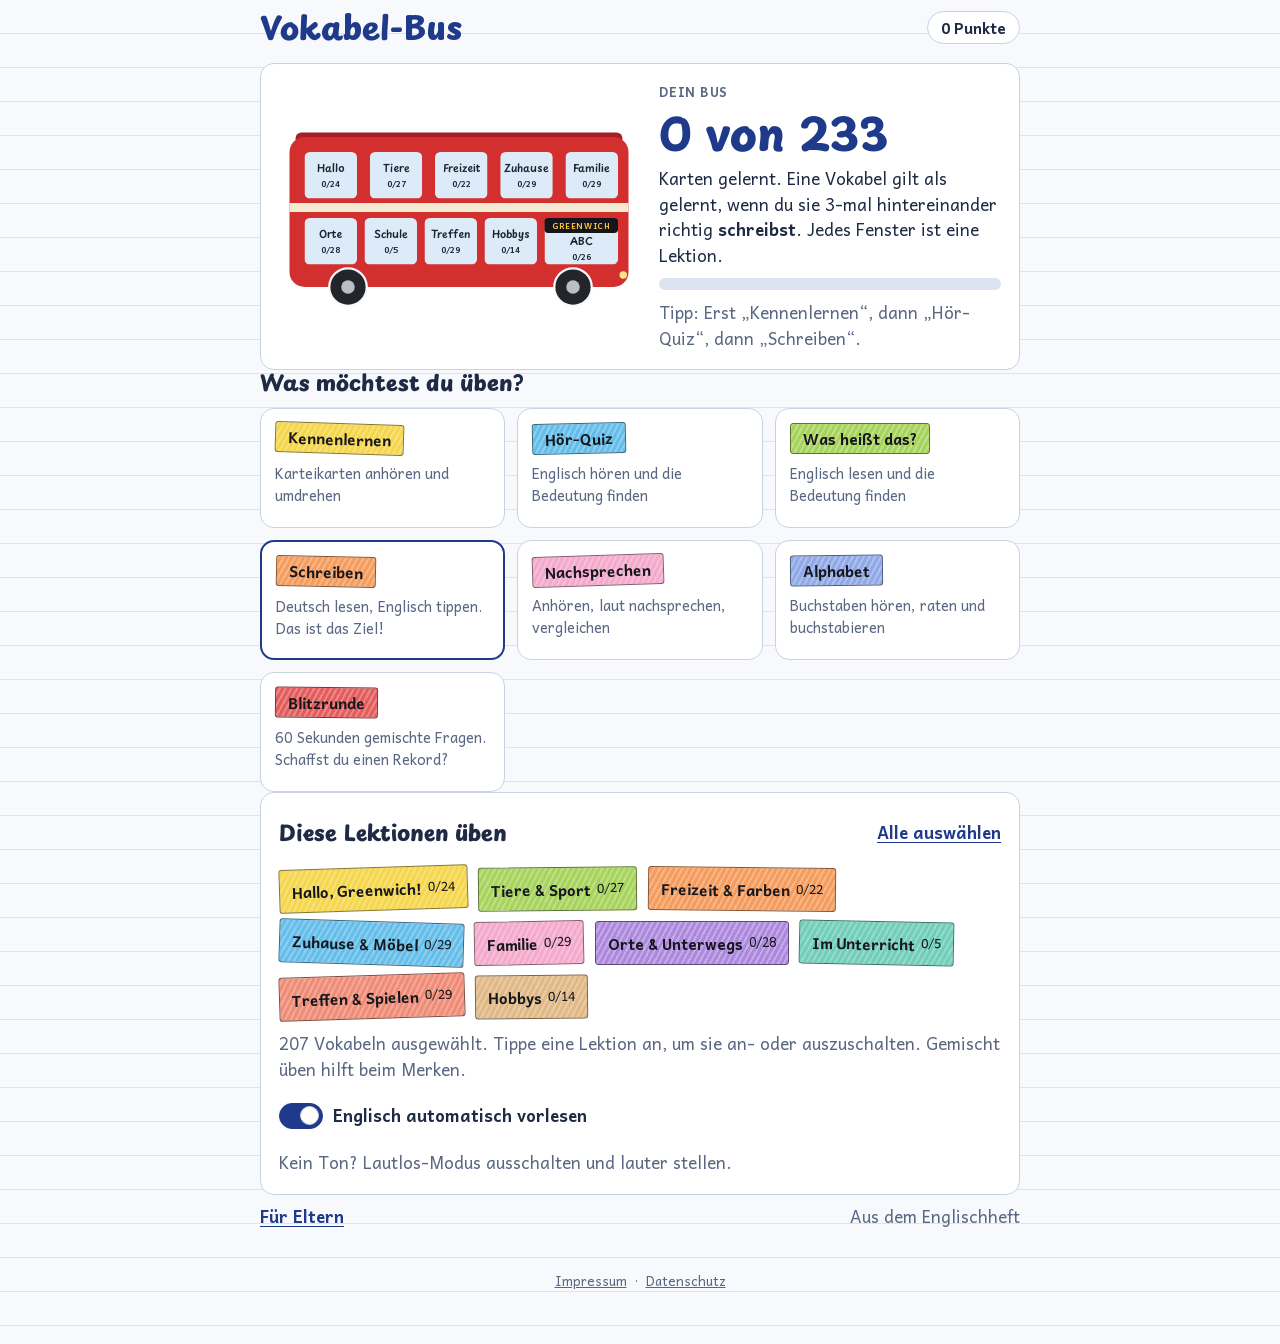
<file: 2026-10_Englisch-Vokabeln/index.html>
<!doctype html>
<html lang="de">
<meta charset="utf-8">
<meta name="robots" content="noindex, nofollow">
<meta name="apple-mobile-web-app-capable" content="yes">
<meta name="mobile-web-app-capable" content="yes">
<meta name="apple-mobile-web-app-title" content="Lernzentrale">
<meta name="apple-mobile-web-app-status-bar-style" content="default">
<link rel="apple-touch-icon" href="/lernzentrale/icon.png">
<link rel="icon" href="/lernzentrale/icon.png">
<style>:root { padding-top: env(safe-area-inset-top, 0px); padding-bottom: env(safe-area-inset-bottom, 0px); }</style>
<title>Vokabel-Bus</title>
<meta name="description" content="Englisch, Vokabeln aus dem Heft: 207 Wörter und Sätze hören, nachsprechen und schreiben, dazu das Alphabet.">

<meta charset="utf-8">
<meta name="viewport" content="width=device-width, initial-scale=1, viewport-fit=cover">
<meta name="claude:viewport-fit-sides" content="cover">
<link rel="stylesheet" href="../fonts/fonts.css">
<style>
  /* Layout: one centred notebook sheet on ruled paper; a red London double-decker on top whose windows fill per lesson */
  :root {
    --paper: #f7f9fc;
    --sheet: #ffffff;
    --rule: #dbe4f0;
    --line: #c8d2e2;
    --ink: #1f2b44;
    --ink-soft: #5a6782;
    --pen: #1f3a8a;
    --on-pen: #ffffff;
    --good: #23824f;
    --good-bg: #e2f4e9;
    --almost: #8a5a00;
    --almost-bg: #fdf1d3;
    --bad: #b8460f;
    --bad-bg: #fde9dd;
    --mark: #ffd84d;
    --strip-ink: #15171d;
    --bus: #d42f2f;
    --bus-dark: #a51f24;
    --bus-band: #f4ead2;
    --glass: #dcebf7;
    --glass-ink: #1d2433;
    --g-rot: #e45b5b;
    --g-gruen: #a6d35a;
    --g-gelb: #f5d64a;
    --g-lila: #ad89de;
    --g-orange: #f59b5c;
    --g-hellblau: #63bdea;
    --g-dunkelblau: #8fa8e6;
    --g-tuerkis: #6fcdb8;
    --g-rosa: #f4a8cb;
    --g-koralle: #ef8a74;
    --g-sand: #e0b884;
    --f-hand: 'Playpen Sans', 'Chalkboard SE', 'Comic Sans MS', cursive;
    --f-body: 'Andika', 'Avenir Next', 'Segoe UI', system-ui, sans-serif;
    --radius: 14px;
  }
  @media (prefers-color-scheme: dark) {
    :root:not([data-theme="light"]) {
      --paper: #111827;
      --sheet: #182134;
      --rule: #1f2a3f;
      --line: #2f3c56;
      --ink: #e8edf7;
      --ink-soft: #a5b1c7;
      --pen: #9db6ff;
      --on-pen: #111827;
      --good: #68d39a;
      --good-bg: #16392a;
      --almost: #f3c35b;
      --almost-bg: #3d3115;
      --bad: #ffa477;
      --bad-bg: #44261a;
      --mark: #8a6d00;
      --bus: #c93a3a;
      --bus-dark: #8f2328;
      --bus-band: #e6dcc4;
      color-scheme: dark;
    }
  }
  :root[data-theme="dark"] {
    --paper: #111827;
    --sheet: #182134;
    --rule: #1f2a3f;
    --line: #2f3c56;
    --ink: #e8edf7;
    --ink-soft: #a5b1c7;
    --pen: #9db6ff;
    --on-pen: #111827;
    --good: #68d39a;
    --good-bg: #16392a;
    --almost: #f3c35b;
    --almost-bg: #3d3115;
    --bad: #ffa477;
    --bad-bg: #44261a;
    --mark: #8a6d00;
    --bus: #c93a3a;
    --bus-dark: #8f2328;
    --bus-band: #e6dcc4;
    color-scheme: dark;
  }

  *, *::before, *::after { box-sizing: border-box; }
  [hidden] { display: none !important; }
  body {
    margin: 0;
    background-color: var(--paper);
    background-image: repeating-linear-gradient(to bottom, transparent 0 33px, var(--rule) 33px 34px);
    color: var(--ink);
    font: 400 17px/1.5 var(--f-body);
    -webkit-tap-highlight-color: transparent;
    padding-left: max(16px, env(safe-area-inset-left, 0px));
    padding-right: max(16px, env(safe-area-inset-right, 0px));
  }
  button, input { font: inherit; color: inherit; }
  button:focus-visible, input:focus-visible { outline: 3px solid var(--pen); outline-offset: 2px; }
  .wrap { max-width: 760px; margin: 0 auto; padding-block: 10px 48px; display: flex; flex-direction: column; gap: 18px; }

  header.top { display: flex; align-items: center; justify-content: space-between; gap: 12px; flex-wrap: wrap; }
  .hublink { align-self: flex-start; display: inline-flex; align-items: center; min-height: 36px; color: var(--pen); font-weight: 700; text-decoration: none; margin-bottom: -10px; }
  .brand { font: 800 clamp(1.45rem, 5vw, 2rem)/1.1 var(--f-hand); color: var(--pen); background: none; border: 0; padding: 0; cursor: pointer; text-align: left; }
  .pill { font: 700 .95rem/1 var(--f-body); padding: .5em .85em; border-radius: 999px; background: var(--sheet); border: 1.5px solid var(--line); font-variant-numeric: tabular-nums; white-space: nowrap; }

  h2 { font: 800 1.35rem/1.2 var(--f-hand); margin: 0; color: var(--ink); text-wrap: balance; }
  .muted { color: var(--ink-soft); }
  .label { font-size: .8rem; font-weight: 700; letter-spacing: .06em; text-transform: uppercase; color: var(--ink-soft); }

  .sheet { background: var(--sheet); border: 1.5px solid var(--line); border-radius: var(--radius); padding: 18px; }
  .stack { display: flex; flex-direction: column; gap: 12px; }

  /* Crayon paper strip, like the cut-out word cards in the notebook */
  .strip {
    --c: var(--g-gelb);
    display: inline-flex; align-items: center; justify-content: center; gap: .4em;
    padding: .32em .8em; border-radius: 3px; max-width: 100%;
    font: 700 1rem/1.25 var(--f-body); color: var(--strip-ink); overflow-wrap: anywhere;
    background: repeating-linear-gradient(-62deg, var(--c) 0 3px, color-mix(in srgb, var(--c) 72%, #fff) 3px 5px);
    border: 1px solid color-mix(in srgb, var(--c) 55%, #000);
    transform: rotate(var(--tilt, 0deg));
  }
  .strip.plain { background: var(--sheet); color: var(--ink); border: 1.5px dashed var(--line); }
  .strip.big { font-size: clamp(1.4rem, 6.4vw, 2.2rem); padding: .3em .9em; }

  /* Home */
  .hero { display: grid; grid-template-columns: minmax(0, 360px) minmax(0, 1fr); gap: 20px; align-items: center; }
  .bus { width: 100%; height: auto; display: block; }
  .bus .body { fill: var(--bus); }
  .bus .roof { fill: var(--bus-dark); }
  .bus .band { fill: var(--bus-band); }
  .bus .glass { fill: var(--glass); }
  .bus .win-label { font: 600 14px var(--f-hand); fill: var(--glass-ink); text-anchor: middle; }
  .bus .win-count { font: 700 11px var(--f-body); fill: var(--glass-ink); text-anchor: middle; }
  .bus .sign { fill: #14161c; }
  .bus .sign-text { font: 700 10.5px var(--f-body); fill: #ffc83d; text-anchor: middle; letter-spacing: .08em; }
  .bus .tyre { fill: #23252b; stroke: var(--paper); stroke-width: 3; }
  .bus .hub { fill: #b9bec8; }
  .bus .lamp { fill: #ffe58a; }
  .count { font: 800 clamp(2rem, 8vw, 2.8rem)/1 var(--f-hand); color: var(--pen); font-variant-numeric: tabular-nums; }
  .stats { display: flex; flex-direction: column; gap: 10px; min-width: 0; }
  .bar { height: 12px; border-radius: 99px; background: var(--rule); overflow: hidden; }
  .bar > span { display: block; height: 100%; background: var(--pen); border-radius: 99px; transition: width .4s; }

  .tiles { display: grid; grid-template-columns: repeat(2, minmax(0, 1fr)); gap: 12px; }
  @media (min-width: 640px) { .tiles { grid-template-columns: repeat(3, minmax(0, 1fr)); } }
  .tile { text-align: left; background: var(--sheet); border: 1.5px solid var(--line); border-radius: var(--radius); padding: 14px 14px 16px; display: flex; flex-direction: column; align-items: flex-start; gap: 8px; cursor: pointer; min-height: 120px; transition: transform .12s; }
  .tile:active { transform: scale(.97); }
  .tile .strip { font-size: .95rem; text-align: left; }
  .tile p { margin: 0; font-size: .92rem; color: var(--ink-soft); }
  .tile.goal { border-color: var(--pen); border-width: 2.5px; }
  .tile[disabled] { opacity: .5; cursor: default; }

  .chips { display: flex; flex-wrap: wrap; gap: 10px; }
  .chip { cursor: pointer; min-height: 44px; font-size: .95rem; }
  .chip[aria-pressed="false"] { filter: grayscale(1); opacity: .45; }
  .chip small { font-weight: 400; font-variant-numeric: tabular-nums; }
  .linkbtn { background: none; border: 0; color: var(--pen); font-weight: 700; padding: 8px 0; min-height: 44px; cursor: pointer; text-decoration: underline; text-underline-offset: 3px; }
  .row { display: flex; gap: 10px; flex-wrap: wrap; align-items: center; }
  .spread { justify-content: space-between; }
  .center { justify-content: center; }

  .btn { display: inline-flex; align-items: center; justify-content: center; gap: 8px; min-height: 52px; padding: 0 22px; border-radius: 12px; border: 2px solid var(--pen); background: var(--pen); color: var(--on-pen); font-weight: 700; font-size: 1.05rem; cursor: pointer; }
  .btn.ghost { background: var(--sheet); color: var(--pen); }
  .btn.small { min-height: 44px; padding: 0 14px; font-size: .95rem; }
  .btn.good { background: var(--good); border-color: var(--good); color: var(--on-pen); }
  .btn svg { width: 20px; height: 20px; flex: none; }
  .btn[disabled] { opacity: .45; cursor: default; }
  .switch { display: inline-flex; align-items: center; gap: 10px; background: none; border: 0; padding: 6px 0; min-height: 44px; cursor: pointer; font-weight: 700; color: var(--ink); text-align: left; }
  .switch .knob { width: 44px; height: 26px; border-radius: 99px; background: var(--rule); border: 1.5px solid var(--line); position: relative; flex: none; transition: background .2s; }
  .switch .knob::after { content: ''; position: absolute; top: 2px; left: 2px; width: 19px; height: 19px; border-radius: 50%; background: var(--sheet); border: 1.5px solid var(--line); transition: transform .2s; }
  .switch[aria-pressed="true"] .knob { background: var(--pen); border-color: var(--pen); }
  .switch[aria-pressed="true"] .knob::after { transform: translateX(18px); }

  /* Quiz */
  .qbar { display: flex; align-items: center; gap: 12px; }
  .qbar .track { flex: 1; display: flex; gap: 4px; min-width: 0; }
  .qbar .track span { flex: 1; height: 10px; border-radius: 99px; background: var(--rule); }
  .qbar .track span.ok { background: var(--good); }
  .qbar .track span.almost { background: var(--almost); }
  .qbar .track span.no { background: var(--bad); }
  .qbar .track span.now { background: var(--pen); }
  .iconbtn { width: 44px; height: 44px; flex: none; border-radius: 50%; border: 1.5px solid var(--line); background: var(--sheet); display: grid; place-items: center; cursor: pointer; color: var(--ink); }
  .iconbtn svg { width: 20px; height: 20px; }
  .timer { height: 12px; border-radius: 99px; background: var(--rule); overflow: hidden; flex: 1; }
  .timer > span { display: block; height: 100%; background: var(--g-rot); }

  .prompt { display: flex; flex-direction: column; align-items: center; gap: 14px; text-align: center; padding-block: 22px; }
  .prompt .meaning { font: 600 clamp(1.15rem, 4.4vw, 1.5rem)/1.4 var(--f-hand); max-width: 34ch; text-wrap: balance; overflow-wrap: anywhere; }
  .tip { font-size: .95rem; color: var(--ink-soft); }
  .hint { font: 700 1.25rem/1.4 ui-monospace, 'SF Mono', Menlo, monospace; letter-spacing: .12em; color: var(--pen); overflow-wrap: anywhere; }
  .bigspeak { width: 108px; height: 108px; border-radius: 50%; border: 3px solid var(--pen); background: var(--sheet); color: var(--pen); display: grid; place-items: center; cursor: pointer; }
  .bigspeak svg { width: 52px; height: 52px; }
  .bigspeak:active { transform: scale(.96); }

  .options { display: grid; gap: 10px; }
  .options.words { grid-template-columns: repeat(2, minmax(0, 1fr)); }
  .options.letters { grid-template-columns: repeat(4, minmax(0, 1fr)); }
  .opt { min-height: 58px; text-align: left; padding: 12px 16px; border-radius: 12px; border: 2px solid var(--line); background: var(--sheet); cursor: pointer; font-size: 1.04rem; line-height: 1.35; display: flex; align-items: center; gap: 12px; transition: transform .1s; overflow-wrap: anywhere; }
  .options.words .opt { justify-content: center; text-align: center; font-weight: 700; }
  .options.letters .opt { justify-content: center; font: 800 clamp(1.4rem, 7vw, 2rem)/1 var(--f-hand); min-height: 80px; padding: 8px 4px; white-space: nowrap; overflow-wrap: normal; }
  .opt:active { transform: scale(.98); }
  .opt .key { flex: none; width: 26px; height: 26px; border-radius: 50%; border: 1.5px solid var(--line); display: grid; place-items: center; font-size: .8rem; color: var(--ink-soft); }
  .options.words .key, .options.letters .key { display: none; }
  .opt.correct { border-color: var(--good); background: var(--good-bg); }
  .opt.wrong { border-color: var(--bad); background: var(--bad-bg); }
  .opt.dim { opacity: .45; }
  .opt[disabled] { cursor: default; }

  .answer { display: flex; flex-direction: column; gap: 10px; }
  .answer input { width: 100%; min-height: 58px; padding: 10px 16px; border-radius: 12px; border: 2px solid var(--line); background: var(--sheet); font-size: 1.3rem; }
  .answer input:disabled { opacity: 1; -webkit-text-fill-color: var(--ink); }
  .answer input.ok { border-color: var(--good); background: var(--good-bg); }
  .answer input.almost { border-color: var(--almost); background: var(--almost-bg); }
  .answer input.no { border-color: var(--bad); background: var(--bad-bg); }

  .feedback { border-radius: var(--radius); padding: 16px 18px; display: flex; flex-direction: column; gap: 10px; border: 2px solid var(--good); background: var(--good-bg); }
  .feedback.no { border-color: var(--bad); background: var(--bad-bg); }
  .feedback.almost { border-color: var(--almost); background: var(--almost-bg); }
  .feedback .verdict { font: 800 1.35rem/1.2 var(--f-hand); color: var(--good); }
  .feedback.no .verdict { color: var(--bad); }
  .feedback.almost .verdict { color: var(--almost); }
  .feedback p { margin: 0; }
  .solution { font: 700 1.3rem/1.35 var(--f-body); overflow-wrap: anywhere; }
  mark { background: var(--mark); color: inherit; border-radius: 3px; padding: 0 1px; text-decoration: underline; text-decoration-thickness: 2px; }
  del { color: var(--bad); text-decoration-thickness: 2px; }
  .examples { margin: 0; padding: 0; list-style: none; display: flex; flex-direction: column; gap: 4px; }
  .examples li { font-style: italic; }

  /* Learn cards */
  .flip { perspective: 1200px; background: none; border: 0; padding: 0; cursor: pointer; width: 100%; }
  .flip-inner { display: grid; transition: transform .5s; transform-style: preserve-3d; }
  .flip.open .flip-inner { transform: rotateY(180deg); }
  .face { grid-area: 1 / 1; backface-visibility: hidden; -webkit-backface-visibility: hidden; min-height: 240px; display: flex; flex-direction: column; align-items: center; justify-content: center; gap: 14px; padding: 22px; text-align: center; }
  .face.back { transform: rotateY(180deg); }
  .face .meaning { font: 600 1.25rem/1.4 var(--f-hand); max-width: 32ch; text-wrap: balance; overflow-wrap: anywhere; }
  .wordlist { display: flex; flex-wrap: wrap; gap: 8px; }
  .wordlist .strip { cursor: pointer; font-size: .9rem; min-height: 36px; }
  .wordlist .strip.current { outline: 3px solid var(--pen); outline-offset: 2px; }

  /* Alphabet */
  .abc { display: grid; grid-template-columns: repeat(auto-fill, minmax(72px, 1fr)); gap: 8px; }
  .letter { min-height: 84px; border-radius: 12px; border: 2px solid var(--line); background: var(--sheet); cursor: pointer; display: flex; flex-direction: column; align-items: center; justify-content: center; gap: 2px; padding: 6px 4px; }
  .letter b { font: 800 1.6rem/1 var(--f-hand); color: var(--pen); }
  .letter span { font-size: .9rem; }
  .letter i { font-style: normal; font-size: .7rem; letter-spacing: .1em; color: var(--ink-soft); }
  .letter.current { border-color: var(--pen); background: color-mix(in srgb, var(--g-dunkelblau) 22%, var(--sheet)); }
  .ipa { font-family: 'Andika', 'Lucida Grande', 'Segoe UI', sans-serif; }

  /* Result */
  .stars { font-size: clamp(2.6rem, 12vw, 3.6rem); letter-spacing: .1em; line-height: 1; }
  .stars .s-on { color: var(--g-gelb); -webkit-text-stroke: 1.5px color-mix(in srgb, var(--g-gelb) 50%, #000); }
  .stars .s-off { color: var(--rule); }
  .result { display: flex; flex-direction: column; align-items: center; gap: 12px; text-align: center; }
  .mistakes ul { margin: 0; padding: 0; display: flex; flex-direction: column; gap: 12px; }
  .mistakes li { list-style: none; display: flex; flex-direction: column; align-items: flex-start; gap: 4px; }

  /* Parents */
  .tablewrap { overflow-x: auto; }
  table { border-collapse: collapse; width: 100%; font-size: .95rem; }
  th, td { text-align: left; padding: 8px 10px; border-bottom: 1px solid var(--line); vertical-align: middle; }
  th { font-size: .78rem; letter-spacing: .06em; text-transform: uppercase; color: var(--ink-soft); }
  td.num { font-variant-numeric: tabular-nums; text-align: right; }
  td .strip { white-space: nowrap; overflow-wrap: normal; }
  .lv { letter-spacing: .12em; color: var(--pen); white-space: nowrap; }
  .confirm { border: 2px solid var(--bad); background: var(--bad-bg); border-radius: 12px; padding: 14px; display: flex; flex-direction: column; gap: 10px; }

  .legal { text-align: center; font-size: .82rem; color: var(--ink-soft); padding-top: 8px; }
  .legal a { color: inherit; display: inline-block; padding: 6px 4px; }

  #confetti { position: fixed; inset: 0; width: 100%; height: 100%; pointer-events: none; z-index: 50; }

  @media (max-width: 600px) {
    .hero { grid-template-columns: minmax(0, 1fr); }
    .sheet { padding: 14px; }
  }
  @media (max-width: 380px) {
    .options.words { grid-template-columns: minmax(0, 1fr); }
  }
  @media (prefers-reduced-motion: reduce) {
    .flip-inner, .bar > span, .tile, .opt, .switch .knob, .switch .knob::after { transition: none; }
  }
</style>

<div class="wrap">
  <a class="hublink" id="hubLink" href="../" hidden>‹ Lernzentrale</a>
  <header class="top">
    <button class="brand" data-act="home" aria-label="Zur Startseite">Vokabel-Bus</button>
    <span class="pill" id="points"></span>
  </header>
  <main id="view" aria-live="polite"></main>
  <footer class="legal"><a href="https://breitec.de/#impressum" target="_blank" rel="noopener">Impressum</a> · <a href="../datenschutz.html">Datenschutz</a></footer>
</div>
<canvas id="confetti" aria-hidden="true"></canvas>

<script>
  // Lessons in notebook order; each one is a window of the bus
  const LESSONS = [
    { id: 'hallo', label: 'Hallo, Greenwich!', short: 'Hallo', color: 'gelb' },
    { id: 'tiere', label: 'Tiere & Sport', short: 'Tiere', color: 'gruen' },
    { id: 'freizeit', label: 'Freizeit & Farben', short: 'Freizeit', color: 'orange' },
    { id: 'zuhause', label: 'Zuhause & Möbel', short: 'Zuhause', color: 'hellblau' },
    { id: 'familie', label: 'Familie', short: 'Familie', color: 'rosa' },
    { id: 'orte', label: 'Orte & Unterwegs', short: 'Orte', color: 'lila' },
    { id: 'unterricht', label: 'Im Unterricht', short: 'Schule', color: 'tuerkis' },
    { id: 'treffen', label: 'Treffen & Spielen', short: 'Treffen', color: 'koralle' },
    { id: 'hobbys', label: 'Hobbys', short: 'Hobbys', color: 'sand' }
  ];

  // [lesson, English, German, options] – exactly the notebook entries, spelling corrected (see README).
  // options: say = text for the voice, ans = more accepted spellings, ok = also correct (with note), tip = hint for German → English
  const RAW = [
    ['hallo', "I'm from Greenwich.", 'Ich bin aus Greenwich.'],
    ['hallo', 'Look!', 'Schau/Schaut mal!'],
    ['hallo', 'two boys and a dog', 'zwei Jungen und ein Hund'],
    ['hallo', 'in Greenwich Park', 'im Greenwich Park'],
    ['hallo', 'Dogs are my friends, but not cats.', 'Hunde sind meine Freunde, aber Katzen nicht.'],
    ['hallo', "I'm a mouse.", 'Ich bin eine Maus.'],
    ['hallo', 'mouse (sg), mice (pl)', 'Maus, Mäuse (Pl.)', { say: 'mouse, mice', tip: 'Einzahl und Mehrzahl' }],
    ['hallo', "Here's your ball.", 'Hier ist dein Ball.'],
    ['hallo', 'Hello.', 'Hallo.'],
    ['hallo', "I'm Pia.", 'Ich heiße Pia. / Ich bin Pia.', { ok: ['My name is Pia.'] }],
    ['hallo', "You're a nice dog.", 'Du bist ein lieber Hund.'],
    ['hallo', "What's your name?", 'Wie heißt du? / Wie heißen Sie?'],
    ['hallo', 'Sorry!', 'Entschuldigung! / Tut mir leid!', { ok: ["I'm sorry!"] }],
    ['hallo', 'My dog is crazy.', 'Mein Hund ist verrückt.'],
    ['hallo', 'My name is Luke.', 'Ich heiße Luke.', { ok: ["I'm Luke."] }],
    ['hallo', "We're from Greenwich.", 'Wir sind aus Greenwich.'],
    ['hallo', 'Where are you from?', 'Woher kommst du? / Woher kommt ihr? / Woher kommen Sie?'],
    ['hallo', 'Are you on holiday?', 'Sind Sie im Urlaub? / Seid ihr im Urlaub? / Bist du im Urlaub?'],
    ['hallo', 'yes', 'ja'],
    ['hallo', "I'm here with my parents.", 'Ich bin mit meinen Eltern hier.'],
    ['hallo', 'How old are you?', 'Wie alt bist du? / Wie alt sind Sie?'],
    ['hallo', 'You too?', 'Du auch?'],
    ['hallo', 'no', 'nein'],
    ['hallo', 'dictionary', 'Wörterbuch'],

    ['tiere', 'German', 'deutsch; Deutsch; aus Deutschland; Deutsche/r'],
    ['tiere', 'different', 'anders; unterschiedlich; verschieden'],
    ['tiere', "I'm English.", 'Ich bin Engländer/in.'],
    ['tiere', 'I love dogs.', 'Ich liebe Hunde. / Ich mag Hunde total gern.'],
    ['tiere', 'Dogs love squirrels.', 'Hunde lieben Eichhörnchen.'],
    ['tiere', 'That was close!', 'Das war knapp!'],
    ['tiere', 'animal', 'Tier'],
    ['tiere', 'Thank you.', 'Danke.', { ok: ['Thanks.'] }],
    ['tiere', 'revision', 'Wiederholung'],
    ['tiere', 'puzzle', 'Rätsel'],
    ['tiere', 'rat', 'Ratte'],
    ['tiere', "I'm not scared of dogs.", 'Ich habe keine Angst vor Hunden.'],
    ['tiere', "I'm scared of cats.", 'Ich habe Angst vor Katzen.'],
    ['tiere', 'Worms are OK.', 'Würmer sind o. k.'],
    ['tiere', 'Rabbits are nice.', 'Kaninchen sind nett.'],
    ['tiere', "They're my friends.", 'Sie sind meine Freunde.'],
    ['tiere', "They don't eat mice.", 'Sie fressen keine Mäuse.'],
    ['tiere', 'word', 'Wort'],
    ['tiere', 'Inline skating is great.', 'Inlineskaten ist toll.'],
    ['tiere', 'Volleyball is a great sport.', 'Volleyball ist ein toller Sport.'],
    ['tiere', 'the same', 'der-/die-/dasselbe; der/die/das Gleiche'],
    ['tiere', 'colour', 'Farbe'],
    ['tiere', 'This is Pia.', 'Das (hier) ist Pia.'],
    ['tiere', 'a girl from Germany', 'ein Mädchen aus Deutschland'],
    ['tiere', 'school', 'Schule'],
    ['tiere', 'Greenwich Park is big.', 'Der Greenwich Park ist groß.'],
    ['tiere', "It's great for cycling.", 'Er ist super zum Radfahren.', { tip: '„Er“ ist der Park.' }],

    ['freizeit', "I don't like cycling.", 'Ich fahre nicht gern Rad.'],
    ['freizeit', 'My favourite sport is football.', 'Mein Lieblingssport ist Fußball.'],
    ['freizeit', 'I like the boating lake.', 'Ich mag den See mit den Booten. / Mir gefällt der See mit den Booten.'],
    ['freizeit', "What's that?", 'Was ist das?'],
    ['freizeit', "Let's go!", 'Lass/Lasst uns hingehen! / Los, gehen wir hin.'],
    ['freizeit', "It's fun.", 'Es macht Spaß.'],
    ['freizeit', "What's your favourite colour?", 'Was ist deine Lieblingsfarbe?'],
    ['freizeit', 'picture', 'Bild; Foto'],
    ['freizeit', 'people', 'Leute; Menschen'],
    ['freizeit', 'thing', 'Ding; Sache'],
    ['freizeit', 'number', 'Zahl; Nummer'],
    ['freizeit', 'Boat number eight is pink.', 'Boot Nummer acht ist rosa.'],
    ['freizeit', 'I can see Sherlock.', 'Ich kann Sherlock sehen. / Ich sehe Sherlock.'],
    ['freizeit', 'Roll two dice.', 'Würfle/Würfelt mit zwei Würfeln.'],
    ['freizeit', 'Four and six is ten.', 'Vier plus sechs ist zehn.'],
    ['freizeit', 'please', 'bitte'],
    ['freizeit', 'Can you name four sports?', 'Kannst du vier Sportarten nennen?'],
    ['freizeit', 'Say your phone number.', 'Sage deine Telefonnummer.'],
    ['freizeit', 'What colour is Sherlock?', 'Welche Farbe hat Sherlock?'],
    ['freizeit', 'alphabet', 'Alphabet'],
    ['freizeit', 'Rap like me.', 'Rappe/Rappt wie ich.'],
    ['freizeit', 'I love you.', 'Ich liebe dich. / Ich mag dich.'],

    ['zuhause', 'at home', 'zu Hause'],
    ['zuhause', 'family', 'Familie'],
    ['zuhause', 'to live', 'wohnen; leben'],
    ['zuhause', 'flat', 'Wohnung'],
    ['zuhause', 'in the street', 'in der Straße; auf der Straße'],
    ['zuhause', 'house', 'Haus'],
    ['zuhause', 'door', 'Tür'],
    ['zuhause', 'TV', 'Fernsehen; Fernseher'],
    ['zuhause', 'chair', 'Stuhl; Sessel'],
    ['zuhause', 'table', 'Tisch'],
    ['zuhause', 'shower', 'Dusche'],
    ['zuhause', 'bath', 'Bad; Badewanne'],
    ['zuhause', 'toilet', 'Toilette'],
    ['zuhause', 'bed', 'Bett'],
    ['zuhause', 'clock', 'Uhr'],
    ['zuhause', 'wardrobe', 'Kleiderschrank'],
    ['zuhause', 'cupboard', 'Küchenschrank; Schrank'],
    ['zuhause', 'cooker', 'Herd'],
    ['zuhause', 'living room', 'Wohnzimmer'],
    ['zuhause', 'bedroom', 'Schlafzimmer'],
    ['zuhause', 'kitchen', 'Küche'],
    ['zuhause', 'bathroom', 'Bad; Badezimmer'],
    ['zuhause', 'good', 'gut'],
    ['zuhause', 'biscuit', 'Keks'],
    ['zuhause', 'under', 'unter'],
    ['zuhause', 'to help', 'helfen'],
    ['zuhause', 'to collect', 'sammeln'],
    ['zuhause', 'new', 'neu'],
    ['zuhause', 'small', 'klein'],

    ['familie', 'sister', 'Schwester'],
    ['familie', 'little', 'klein'],
    ['familie', 'brother', 'Bruder'],
    ['familie', 'father', 'Vater'],
    ['familie', 'mother', 'Mutter'],
    ['familie', 'cousin', 'Cousin/Cousine'],
    ['familie', 'an', 'ein/eine', { tip: 'vor a, e, i, o, u' }],
    ['familie', 'only child', 'Einzelkind'],
    ['familie', 'dad', 'Papa'],
    ['familie', "she's", 'sie ist'],
    ['familie', "isn't", 'ist nicht'],
    ['familie', 'always', 'immer; ständig'],
    ['familie', 'easy', 'einfach; leicht'],
    ['familie', "he's", 'er ist'],
    ['familie', 'mum', 'Mama'],
    ['familie', 'uncle', 'Onkel'],
    ['familie', 'aunt', 'Tante'],
    ['familie', 'grandad', 'Opa'],
    ['familie', 'grandma', 'Oma'],
    ['familie', 'family tree', 'Stammbaum'],
    ['familie', 'Tell me about …', 'Erzähle mir von …', { say: 'Tell me about' }],
    ['familie', 'guinea pig', 'Meerschweinchen'],
    ['familie', 'quiet', 'still; ruhig; leise'],
    ['familie', 'language', 'Sprache'],
    ['familie', 'only', 'erst; bloß; nur'],
    ['familie', 'problem', 'Problem; Schwierigkeit'],
    ['familie', 'there is/are', 'da ist/sind; es gibt', { say: 'there is, there are', ans: ['there is', 'there are'] }],
    ['familie', 'there', 'da; dort; dahin; dorthin'],
    ['familie', 'garden', 'Garten'],

    ['orte', 'behind', 'hinter'],
    ['orte', 'Mr', 'Herr (Anrede)', { say: 'Mr.' }],
    ['orte', 'Mrs', 'Frau (Anrede)', { say: 'Mrs.' }],
    ['orte', 'now', 'jetzt; nun'],
    ['orte', 'car', 'Auto'],
    ['orte', 'everywhere', 'überall; überallhin'],
    ['orte', 'again', 'wieder; noch einmal; nochmal'],
    ['orte', 'floor', 'Fußboden'],
    ['orte', 'next to', 'neben'],
    ['orte', 'in front of', 'vor'],
    ['orte', 'to listen (to)', 'zuhören; anhören', { say: 'to listen to', ans: ['to listen'] }],
    ['orte', 'idea', 'Idee; Einfall'],
    ['orte', 'loft', 'Dachboden'],
    ['orte', 'own', 'eigene/-r/-s'],
    ['orte', 'in the middle (of)', 'in der Mitte (von); mitten in', { say: 'in the middle of', ans: ['in the middle'] }],
    ['orte', 'on the right', 'auf der rechten Seite; rechts'],
    ['orte', 'on the left', 'auf der linken Seite; links'],
    ['orte', 'busy', 'belebt; beschäftigt'],
    ['orte', 'Who … for?', 'Für wen …?', { say: 'Who for?' }],
    ['orte', 'who', 'wer; wem; wen'],
    ['orte', 'to explore', 'auf Entdeckungsreise gehen; sich umschauen; erkunden; erforschen'],
    ['orte', 'best', 'beste/-r/-s'],
    ['orte', 'bag', 'Tasche; Tüte'],
    ['orte', 'maybe', 'vielleicht'],
    ['orte', 'after', 'nach (zeitlich)'],
    ['orte', 'visit', 'Besuch'],
    ['orte', 'outside', 'nach draußen; draußen; außerhalb (von)'],
    ['orte', 'awful', 'schrecklich; furchtbar'],

    ['unterricht', 'Listen!', 'Zuhören!', { tip: 'Aufforderung im Unterricht' }],
    ['unterricht', 'Repeat!', 'Wiederholen!', { tip: 'Aufforderung im Unterricht' }],
    ['unterricht', 'Answer the questions.', 'Beantworte die Fragen.'],
    ['unterricht', 'Use short answers.', 'Benutze Kurzantworten.'],
    ['unterricht', 'margin', 'Rand'],

    ['treffen', "Don't worry!", 'Keine Sorge!'],
    ['treffen', 'sentence', 'Satz'],
    ['treffen', 'right', 'richtig; korrekt'],
    ['treffen', 'ending', 'Ende; Schluss (einer Geschichte)'],
    ['treffen', 'from … to', 'von … bis', { say: 'from, to' }],
    ['treffen', 'answer', 'Antwort'],
    ['treffen', 'wall', 'Wand; Mauer'],
    ['treffen', 'fridge', 'Kühlschrank'],
    ['treffen', 'address', 'Adresse'],
    ['treffen', 'its', 'sein/-e; ihr/-e'],
    ['treffen', 'to remember', 'sich erinnern (an); sich merken; denken an'],
    ['treffen', 'or', 'oder'],
    ['treffen', 'more', 'mehr; weitere'],
    ['treffen', 'day', 'Tag'],
    ['treffen', 'happy', 'glücklich; froh; fröhlich'],
    ['treffen', "can't", 'kann nicht; können nicht'],
    ['treffen', 'to meet', 'treffen; sich treffen'],
    ['treffen', 'to show', 'zeigen'],
    ['treffen', 'game', 'Spiel'],
    ['treffen', 'to want (to)', 'wollen; mögen', { say: 'to want to', ans: ['to want'] }],
    ['treffen', 'to play', 'spielen'],
    ['treffen', 'boring', 'langweilig'],
    ['treffen', "You're into sports.", 'Du magst doch Sport. / Du stehst doch auf Sport.'],
    ['treffen', 'Try skating!', 'Versuch es mal mit Inlineskating. / Probier mal Inlineskating.'],
    ['treffen', 'fast', 'schnell'],
    ['treffen', 'so', 'so; also'],
    ['treffen', "I'm sorry!", 'Tut mir leid!', { ok: ['Sorry!'] }],
    ['treffen', "I'm fine.", "Mir geht's gut."],
    ['treffen', 'cute', 'niedlich; süß'],

    ['hobbys', 'lucky charm', 'Glücksbringer; Talisman'],
    ['hobbys', 'text (message)', 'SMS; Kurznachricht', { say: 'text message', ans: ['text', 'text message'] }],
    ['hobbys', 'reading', 'Lesen', { tip: 'das Lesen als Hobby' }],
    ['hobbys', 'music', 'Musik'],
    ['hobbys', 'to paint', 'anmalen; malen'],
    ['hobbys', 'to go swimming', 'schwimmen gehen'],
    ['hobbys', 'to read', 'lesen'],
    ['hobbys', 'book', 'Buch'],
    ['hobbys', 'to take photos', 'fotografieren; Fotos machen'],
    ['hobbys', 'to watch', 'beobachten; (sich) ansehen; zuschauen'],
    ['hobbys', 'DVD', 'DVD'],
    ['hobbys', 'Me too.', 'Ich auch.'],
    ['hobbys', 'bike', 'Fahrrad'],
    ['hobbys', 'silly', 'dumm; doof; albern']
  ];

  // Alphabet box from the notebook: [letter, IPA, memory aid]
  const ALPHABET = [
    ['a', 'eɪ', 'wie „äi“'], ['b', 'biː', ''], ['c', 'siː', 'wie „ßi“'], ['d', 'diː', ''],
    ['e', 'iː', 'klingt wie ein deutsches „i“'], ['f', 'ef', ''], ['g', 'dʒiː', 'wie „dschi“'], ['h', 'eɪtʃ', 'wie „äitsch“'],
    ['i', 'aɪ', 'klingt wie „ai“'], ['j', 'dʒeɪ', 'wie „dschäi“'], ['k', 'keɪ', 'wie „käi“'], ['l', 'el', ''],
    ['m', 'em', ''], ['n', 'en', ''], ['o', 'əʊ', 'wie „ou“'], ['p', 'piː', ''],
    ['q', 'kjuː', 'wie „kju“'], ['r', 'ɑː', 'wie ein langes „a“, ohne r'], ['s', 'es', ''], ['t', 'tiː', ''],
    ['u', 'juː', 'wie „ju“'], ['v', 'viː', 'wie „wi“, mit den Zähnen auf der Lippe'], ['w', 'ˈdʌbljuː', '„double u“, also doppel-u'], ['x', 'eks', ''],
    ['y', 'waɪ', 'wie „wai“'], ['z', 'zed', 'britisch „zed“, mit weichem s']
  ];
  // Letters German speakers mix up; the quiz likes to offer them together
  const CONFUSE = [['a', 'e', 'i', 'r', 'h'], ['e', 'i', 'y'], ['g', 'j'], ['v', 'w', 'b'], ['k', 'q', 'c'], ['u', 'w', 'q']];

  const MODES = {
    learn: { title: 'Kennenlernen', sub: 'Karteikarten anhören und umdrehen', color: 'gelb' },
    listen: { title: 'Hör-Quiz', sub: 'Englisch hören und die Bedeutung finden', color: 'hellblau', speech: true },
    read: { title: 'Was heißt das?', sub: 'Englisch lesen und die Bedeutung finden', color: 'gruen' },
    type: { title: 'Schreiben', sub: 'Deutsch lesen, Englisch tippen. Das ist das Ziel!', color: 'orange', goal: true },
    speak: { title: 'Nachsprechen', sub: 'Anhören, laut nachsprechen, vergleichen', color: 'rosa', speech: true },
    abc: { title: 'Alphabet', sub: 'Buchstaben hören, raten und buchstabieren', color: 'dunkelblau' },
    blitz: { title: 'Blitzrunde', sub: '60 Sekunden gemischte Fragen. Schaffst du einen Rekord?', color: 'rot' }
  };

  const KEY = 'vokabel-bus-v1';
  // Lessons of the first version; saves from then have no "known" list
  const FIRST_LESSONS = ['hallo', 'tiere', 'freizeit', 'zuhause', 'familie', 'orte'];
  const HUB_KEY = 'lernzentrale:2026-10_Englisch-Vokabeln';
  if (location.pathname.includes('/lernzentrale/')) document.getElementById('hubLink').hidden = false;
  const MASTER = 3;
  const WEIGHT = [8, 5, 3, 1];
  const REVIEW_DAYS = 4;
  const DAY = 864e5;
  const ROUND = 10;
  const MAX_RETRY = 5;
  const BLITZ_SECONDS = 60;
  const PRAISE = ['Richtig!', 'Super!', 'Genau!', 'Klasse!', 'Stark!', 'Spitze!', 'Well done!', 'Great!'];
  const COMFORT = ['Nicht ganz.', 'Knapp daneben.', 'Das üben wir noch.'];

  const WORDS = RAW.map(([l, en, de, o = {}], i) => ({ i, l, en, de, ...o, kind: /[.!?…]$/.test(en) ? 'sentence' : 'word' }));
  const LESSON = Object.fromEntries(LESSONS.map(l => [l.id, l]));
  const LETTERS = ALPHABET.map(([c, ipa, tip], i) => ({ i, c, ipa, tip }));
  const TOTAL = WORDS.length + LETTERS.length;

  const $view = document.getElementById('view');
  let P = load();
  let view = 'home';
  let round = null;
  let learn = null;
  let abcSel = null;
  let resetAsk = false;
  let tick = null;
  let pending = null;

  function fresh(lessons = LESSONS.map(l => l.id)) {
    return { prod: {}, rec: {}, wrong: {}, seen: {}, said: {}, last: {}, abc: {}, points: 0, blitzBest: 0, auto: true, lessons, known: LESSONS.map(l => l.id) };
  }
  function load() {
    const base = fresh();
    try {
      const raw = localStorage.getItem(KEY);
      if (raw) {
        const saved = JSON.parse(raw);
        const known = Array.isArray(saved.known) ? saved.known : FIRST_LESSONS;
        const p = Object.assign(base, saved);
        p.lessons = (Array.isArray(p.lessons) ? p.lessons : []).filter(id => LESSON[id]);
        // Lessons added since the last visit start switched on
        LESSONS.forEach(l => { if (!known.includes(l.id) && !p.lessons.includes(l.id)) p.lessons.push(l.id); });
        p.known = LESSONS.map(l => l.id);
        if (!p.lessons.length) p.lessons = LESSONS.map(l => l.id);
        return p;
      }
    } catch (e) {}
    return base;
  }
  function save() {
    try {
      localStorage.setItem(KEY, JSON.stringify(P));
      localStorage.setItem(HUB_KEY, JSON.stringify({ done: doneCount(), total: TOTAL, last: Date.now() }));
    } catch (e) {}
  }

  const esc = s => String(s).replace(/[&<>"']/g, c => ({ '&': '&amp;', '<': '&lt;', '>': '&gt;', '"': '&quot;', "'": '&#39;' }[c]));
  const lvl = e => Math.min(MASTER, P.prod[e.en] || 0);
  const recLvl = e => Math.min(MASTER, P.rec[e.en] || 0);
  const mastered = e => lvl(e) >= MASTER;
  const abcLvl = l => Math.min(MASTER, P.abc[l.c] || 0);
  const letterDone = l => abcLvl(l) >= MASTER;
  const doneCount = () => WORDS.filter(mastered).length + LETTERS.filter(letterDone).length;
  const lessonWords = id => WORDS.filter(e => e.l === id);
  const lessonDone = id => lessonWords(id).every(mastered);
  const activeWords = () => WORDS.filter(e => P.lessons.includes(e.l));
  const pick = a => a[Math.floor(Math.random() * a.length)];
  const tilt = i => ((i * 37) % 7 - 3) * 0.6;
  const color = e => LESSON[e.l].color;
  const reduced = () => matchMedia('(prefers-reduced-motion: reduce)').matches;

  function shuffle(a) {
    a = a.slice();
    for (let i = a.length - 1; i > 0; i--) {
      const j = Math.floor(Math.random() * (i + 1));
      [a[i], a[j]] = [a[j], a[i]];
    }
    return a;
  }

  function weightedSample(pool, n, weight) {
    const items = pool.slice();
    const out = [];
    while (out.length < n && items.length) {
      const total = items.reduce((s, x) => s + weight(x), 0);
      let r = Math.random() * total;
      let i = 0;
      for (; i < items.length - 1; i++) {
        r -= weight(items[i]);
        if (r <= 0) break;
      }
      out.push(items.splice(i, 1)[0]);
    }
    return out;
  }

  // Spaced repetition: low levels come up often, learned words return after a few days
  const due = e => Date.now() - (P.last[e.en] || 0) > REVIEW_DAYS * DAY;
  const weightProd = e => mastered(e) && due(e) ? 4 : WEIGHT[lvl(e)];
  const weightRec = e => recLvl(e) >= MASTER && due(e) ? 3 : WEIGHT[recLvl(e)];
  const weightSaid = e => WEIGHT[Math.min(3, P.said[e.en] || 0)];
  const weightLetter = l => WEIGHT[abcLvl(l)];

  function distractors(e, n) {
    const others = WORDS.filter(x => x !== e && x.kind === e.kind && x.de !== e.de);
    const same = shuffle(others.filter(x => x.l === e.l)).slice(0, 2);
    const rest = shuffle(others.filter(x => !same.includes(x)));
    return [...same, ...rest].slice(0, n);
  }

  function makeQuestion(type, e) {
    if (type === 'read' || type === 'listen') {
      const all = shuffle([e, ...distractors(e, 3)]);
      return { type, e, options: all.map(x => ({ html: esc(x.de), correct: x === e })) };
    }
    return { type, e };
  }

  function letterQuestion(l) {
    const near = shuffle([...new Set(CONFUSE.filter(s => s.includes(l.c)).flat())].filter(c => c !== l.c));
    const rest = shuffle(LETTERS.map(x => x.c).filter(c => c !== l.c && !near.includes(c)));
    const opts = shuffle([l.c, ...[...near.slice(0, 2), ...rest].slice(0, 3)]);
    return { type: 'letter', l, options: opts.map(c => ({ html: `${c.toUpperCase()}${c}`, correct: c === l.c, c })) };
  }

  function strip(text, c, extra = '', t = 0, lang = 'en') {
    const col = c ? `--c:var(--g-${c});` : '';
    return `<span class="strip ${c ? '' : 'plain'} ${extra}" lang="${lang}" style="${col}--tilt:${t}deg">${esc(text)}</span>`;
  }

  // ---------- Checking typed answers ----------
  const SHORT = { "i'm": 'i am', "you're": 'you are', "we're": 'we are', "they're": 'they are', "what's": 'what is', "here's": 'here is', "it's": 'it is', "that's": 'that is', "let's": 'let us', "don't": 'do not', "isn't": 'is not', "she's": 'she is', "he's": 'he is', "can't": 'cannot', "aren't": 'are not' };
  function norm(s, expand = true) {
    let t = String(s).toLowerCase()
      .replace(/[’‘`´]/g, "'")
      .replace(/\((sg|pl)\.?\)/g, ' ')
      .replace(/[-/]/g, ' ')
      .replace(/[^a-z0-9' ]+/g, ' ')
      .replace(/\s+/g, ' ').trim()
      .replace(/\bokay\b/g, 'ok');
    if (expand) t = t.split(' ').map(w => SHORT[w] || w).join(' ');
    return t;
  }
  const bare = s => s.replace(/'/g, '');
  function forms(e, expand = true) {
    const list = [e.en, ...(e.ans || [])].map(a => norm(a, expand));
    list.slice().forEach(a => { if (a.startsWith('to ')) list.push(a.slice(3)); });
    // Same German prompt on another card (e.g. "klein") → that English word is just as right
    WORDS.forEach(o => { if (o !== e && o.de === e.de) list.push(norm(o.en, expand)); });
    return [...new Set(list)];
  }

  function lev(a, b) {
    const d = Array.from({ length: b.length + 1 }, (_, j) => j);
    for (let i = 1; i <= a.length; i++) {
      let prev = d[0];
      d[0] = i;
      for (let j = 1; j <= b.length; j++) {
        const tmp = d[j];
        d[j] = Math.min(d[j] + 1, d[j - 1] + 1, prev + (a[i - 1] === b[j - 1] ? 0 : 1));
        prev = tmp;
      }
    }
    return d[b.length];
  }

  function grade(e, input) {
    const x = norm(input);
    if (!x) return { kind: 'empty' };
    if (forms(e).includes(x)) return { kind: 'ok' };
    if ((e.ok || []).some(a => norm(a) === x)) return { kind: 'ok', alt: true };
    if (forms(e, false).some(a => bare(a) === bare(norm(input, false)))) return { kind: 'almost', why: 'apos' };
    const other = WORDS.find(o => o !== e && forms(o).includes(x));
    if (other) return { kind: 'other', other };
    const dist = Math.min(...forms(e).map(a => lev(a, x)));
    const len = norm(e.en).length;
    const tol = len <= 3 ? 0 : len <= 7 ? 1 : len <= 20 ? 2 : 3;
    return dist <= tol ? { kind: 'almost', why: 'typo' } : { kind: 'wrong' };
  }

  // Marks the letters of a that are missing in b: in the right answer (mark) or extra in the typed one (del)
  function highlight(target, input, tag = 'mark') {
    const fold = s => String(s).toLowerCase().replace(/[’‘`´]/g, "'");
    const a = String(target), al = fold(a), b = fold(input);
    const n = a.length, m = b.length;
    const dp = Array.from({ length: n + 1 }, () => new Uint16Array(m + 1));
    for (let i = n - 1; i >= 0; i--) for (let j = m - 1; j >= 0; j--) {
      dp[i][j] = al[i] === b[j] ? dp[i + 1][j + 1] + 1 : Math.max(dp[i + 1][j], dp[i][j + 1]);
    }
    let i = 0, j = 0, out = '';
    while (i < n) {
      if (j < m && al[i] === b[j]) { out += esc(a[i]); i++; j++; }
      else if (j < m && dp[i][j + 1] >= dp[i + 1][j]) j++;
      else { out += /[a-z']/i.test(a[i]) ? `<${tag}>${esc(a[i])}</${tag}>` : esc(a[i]); i++; }
    }
    return out;
  }

  const hintText = en => en.replace(/([A-Za-z])([A-Za-z']*)/g, (m, first, rest) => first + rest.replace(/[A-Za-z]/g, '_'));

  // Notebook sentences that contain the word, used as examples
  function examples(e) {
    if (e.kind === 'sentence') return [];
    const heads = (e.say || e.en).split(',').map(h => h.replace(/\(.*?\)/g, '').replace(/^to /, '').replace(/[.]/g, '').trim()).filter(h => h.length > 1);
    return WORDS.filter(o => o !== e && heads.some(h => new RegExp(`\\b${h.replace(/[.*+?^${}()|[\]\\]/g, '\\$&')}\\b`, 'i').test(o.en))).slice(0, 2);
  }

  // ---------- Speech (British voice, no microphone) ----------
  let enVoice = null;
  const NICE = /Daniel|Kate|Serena|Arthur|Martha|Oliver|Stephanie|Google UK English|Libby|Sonia|Ryan|Hazel|George|Susan/i;
  const NOVELTY = /Eddy|Flo|Grandma|Grandpa|Reed|Rocko|Sandy|Shelley|Bad News|Bells|Boing|Bubbles|Cellos|Wobble|Whisper|Zarvox|Trinoids|Jester|Organ|Superstar|Ralph|Albert|Fred|Junior|Kathy/i;
  function findVoice() {
    try {
      const voices = speechSynthesis.getVoices().filter(v => !NOVELTY.test(v.name));
      const gb = voices.filter(v => /^en[-_]GB/i.test(v.lang));
      enVoice = gb.find(v => NICE.test(v.name)) || gb[0] || voices.find(v => /^en/i.test(v.lang)) || null;
    } catch (e) {}
  }
  const canSpeak = 'speechSynthesis' in window && 'SpeechSynthesisUtterance' in window;
  if (canSpeak) { findVoice(); speechSynthesis.onvoiceschanged = findVoice; }
  // iOS can list a voice that then stays silent: if the chosen voice does not start, retry once with the
  // system default for en-GB and keep using that. The utterance is kept referenced so Safari fires its events.
  let voiceOk = true;
  let utter = null;
  function speak(text, slow = false, onNote = () => {}) {
    if (!canSpeak || !text) return;
    try {
      if (navigator.audioSession) navigator.audioSession.type = 'playback';
    } catch (e) {}
    const attempt = withVoice => {
      try {
        if (speechSynthesis.speaking || speechSynthesis.pending) speechSynthesis.cancel();
        const u = new SpeechSynthesisUtterance(text);
        u.lang = 'en-GB';
        if (withVoice && enVoice) u.voice = enVoice;
        u.rate = slow ? 0.6 : 0.9;
        let started = false;
        const fail = why => {
          if (utter !== u) return;
          utter = null;
          if (withVoice && enVoice) {
            voiceOk = false;
            onNote(`„${enVoice.name}“ bleibt stumm (${why}), versuche Standardstimme …`);
            speechSynthesis.cancel();
            setTimeout(() => attempt(false), 150);
          } else onNote(`Fehler: ${why}`);
        };
        u.onstart = () => { started = true; onNote('Vorlesen läuft …'); };
        u.onend = () => { if (started) onNote('Fertig vorgelesen. Wenn nichts zu hören war: Lautlos-Modus und Lautstärke prüfen.'); };
        u.onerror = ev => { if (ev.error !== 'interrupted' && ev.error !== 'canceled') fail(ev.error); };
        utter = u;
        speechSynthesis.speak(u);
        setTimeout(() => { if (!started) fail('startet nicht'); }, 2000);
      } catch (e) {
        onNote(`Fehler: ${e.message}`);
      }
    };
    attempt(voiceOk);
  }
  const sayText = e => e.say || e.en.replace(/\s*…$/, '');
  const letterSay = c => `${c.toUpperCase()}.`;
  const spellSay = w => w.toUpperCase().split('').join(', ') + '.';
  const voiceName = () => enVoice && voiceOk ? `${enVoice.name} (${enVoice.lang.replace('_', '-')})` : canSpeak ? 'Standardstimme Englisch (GB)' : 'keine';

  const ICON_SPEAK = '<svg viewBox="0 0 24 24" fill="none" stroke="currentColor" stroke-width="2" stroke-linecap="round" stroke-linejoin="round" aria-hidden="true"><path d="M11 5 6 9H3v6h3l5 4V5z" fill="currentColor"/><path d="M15.5 8.5a5 5 0 0 1 0 7"/><path d="M18.5 5.5a9 9 0 0 1 0 13"/></svg>';
  const ICON_CLOSE = '<svg viewBox="0 0 24 24" fill="none" stroke="currentColor" stroke-width="2.5" stroke-linecap="round" aria-hidden="true"><path d="M6 6l12 12M18 6 6 18"/></svg>';
  // data-arg: "w12" = card 12, "l3" = letter 3, "s12" = card 12 spelled; data-slow for the slow voice
  const speakBtns = (arg, label = 'Anhören') => canSpeak
    ? `<button class="btn ghost small" data-act="speak" data-arg="${arg}">${ICON_SPEAK}${label}</button><button class="btn ghost small" data-act="speak" data-arg="${arg}" data-slow="1">Langsam</button>`
    : '';
  function speakArg(arg, slow) {
    const n = Number(arg.slice(1));
    if (arg[0] === 'w') speak(sayText(WORDS[n]), slow);
    else if (arg[0] === 'l') speak(letterSay(LETTERS[n].c), slow);
    else if (arg[0] === 's') speak(spellSay(WORDS[n].en), true);
  }
  const autoSay = e => { if (P.auto) speak(sayText(e)); };

  // ---------- Bus ----------
  function busSVG() {
    const units = [
      ...LESSONS.map(l => {
        const ws = lessonWords(l.id);
        return { short: l.short, c: l.color, n: ws.length, done: ws.filter(mastered).length, started: ws.filter(e => lvl(e) > 0 || recLvl(e) > 0).length };
      }),
      { short: 'ABC', c: 'dunkelblau', n: LETTERS.length, done: LETTERS.filter(letterDone).length, started: LETTERS.filter(l => abcLvl(l) > 0).length }
    ];
    // Lessons fill the upper deck and the lower deck; the ABC sits in the wide front window under the destination sign.
    // The bus gets longer when more lessons come in.
    const k = units.length - 1, low = Math.floor(k / 2), up = k - low;
    const W = 70, F = 98, G = 10, H = 62, X0 = 34;
    const inner = Math.max(up * W + (up - 1) * G, low * (W + G) + F);
    const R = X0 + inner, bodyR = R + 14, VW = bodyR + 14;
    const gapUp = up > 1 ? (inner - up * W) / (up - 1) : 0;
    const gapLow = low > 1 ? (inner - F - G - low * W) / (low - 1) : 0;
    const pos = [
      ...Array.from({ length: up }, (_, i) => [X0 + i * (W + gapUp), 40, W]),
      ...Array.from({ length: low }, (_, i) => [X0 + i * (W + gapLow), 128, W]),
      [R - F, 128, F]
    ];
    let s = `<svg class="bus" viewBox="0 0 ${VW} 252" role="img" aria-label="Vokabel-Bus: ${doneCount()} von ${TOTAL} gelernt">`;
    s += `<rect class="roof" x="22" y="14" width="${bodyR - 30}" height="16" rx="8"/>`;
    s += `<rect class="body" x="14" y="20" width="${bodyR - 14}" height="200" rx="20"/>`;
    s += `<rect class="band" x="14" y="108" width="${bodyR - 14}" height="12"/>`;
    units.forEach((u, i) => {
      const [x, y, w] = pos[i];
      const dy = i === units.length - 1 ? 10 : 0;
      const light = H * u.started / u.n, solid = H * u.done / u.n;
      s += `<clipPath id="win${i}"><rect x="${x}" y="${y}" width="${w}" height="${H}" rx="7"/></clipPath>`;
      s += `<g clip-path="url(#win${i})"><rect class="glass" x="${x}" y="${y}" width="${w}" height="${H}"/>`;
      s += `<rect x="${x}" y="${(y + H - light).toFixed(1)}" width="${w}" height="${light.toFixed(1)}" style="fill:color-mix(in srgb, var(--g-${u.c}) 40%, var(--glass))"/>`;
      s += `<rect x="${x}" y="${(y + H - solid).toFixed(1)}" width="${w}" height="${solid.toFixed(1)}" style="fill:var(--g-${u.c})"/></g>`;
      s += `<text class="win-label" x="${x + w / 2}" y="${y + 26 + dy}">${esc(u.short)}${u.done === u.n ? ' ★' : ''}</text>`;
      s += `<text class="win-count" x="${x + w / 2}" y="${y + 46 + dy}">${u.done}/${u.n}</text>`;
    });
    s += `<rect class="sign" x="${R - F}" y="128" width="${F}" height="20" rx="5"/><text class="sign-text" x="${R - F / 2}" y="142">GREENWICH</text>`;
    s += `<circle class="lamp" cx="${bodyR - 7}" cy="204" r="5"/>`;
    [92, bodyR - 74].forEach(cx => { s += `<circle class="tyre" cx="${cx}" cy="220" r="25"/><circle class="hub" cx="${cx}" cy="220" r="9"/>`; });
    return s + '</svg>';
  }

  // ---------- Views ----------
  function updatePoints() {
    document.getElementById('points').textContent = `${P.points} Punkte`;
  }

  function show(v) {
    stopTimers();
    view = v;
    render();
    window.scrollTo(0, 0);
  }

  function render() {
    updatePoints();
    const fn = { home: renderHome, learn: renderLearn, quiz: renderQuiz, result: renderResult, parents: renderParents, abc: renderAbc }[view];
    $view.innerHTML = fn();
    if (view === 'quiz' && round && round.type === 'blitz') updateTimer();
  }

  function renderHome() {
    const done = doneCount();
    const pct = Math.round(100 * done / TOTAL);
    const chips = LESSONS.map((l, i) => {
      const ws = lessonWords(l.id);
      const n = ws.filter(mastered).length;
      const on = P.lessons.includes(l.id);
      return `<button class="strip chip" lang="de" style="--c:var(--g-${l.color});--tilt:${tilt(i)}deg" data-act="toggleLesson" data-arg="${l.id}" aria-pressed="${on}">${esc(l.label)} <small>${n}/${ws.length}${n === ws.length ? ' ★' : ''}</small></button>`;
    }).join('');
    const tiles = Object.entries(MODES).map(([id, m], i) => {
      const off = m.speech && !canSpeak;
      return `
      <button class="tile ${m.goal ? 'goal' : ''}" data-act="mode" data-arg="${id}" ${off ? 'disabled' : ''}>
        ${strip(m.title, m.color, '', tilt(i + 3), 'de')}
        <p>${off ? 'Auf diesem Gerät gibt es keine Vorlesestimme.' : esc(m.sub)}${id === 'blitz' && P.blitzBest ? ` Rekord: ${P.blitzBest}` : ''}</p>
      </button>`;
    }).join('');
    const started = WORDS.some(e => lvl(e) > 0 || recLvl(e) > 0);
    return `
      <section class="sheet hero">
        ${busSVG()}
        <div class="stats">
          <span class="label">Dein Bus</span>
          <div class="count">${done} von ${TOTAL}</div>
          <div>Karten gelernt. Eine Vokabel gilt als gelernt, wenn du sie ${MASTER}-mal hintereinander richtig <strong>schreibst</strong>. Jedes Fenster ist eine Lektion.</div>
          <div class="bar" aria-hidden="true"><span style="width:${pct}%"></span></div>
          <div class="muted">${done === TOTAL ? 'Alle Fenster leuchten. Next stop: Greenwich!' : started ? 'Hell gefüllt heißt: schon geübt. Kräftig gefüllt heißt: gelernt.' : 'Tipp: Erst „Kennenlernen“, dann „Hör-Quiz“, dann „Schreiben“.'}</div>
        </div>
      </section>
      <section class="stack">
        <h2>Was möchtest du üben?</h2>
        <div class="tiles">${tiles}</div>
      </section>
      <section class="sheet stack">
        <div class="row spread">
          <h2>Diese Lektionen üben</h2>
          <button class="linkbtn" data-act="allLessons">Alle auswählen</button>
        </div>
        <div class="chips">${chips}</div>
        <div class="muted">${activeWords().length} Vokabeln ausgewählt. Tippe eine Lektion an, um sie an- oder auszuschalten. Gemischt üben hilft beim Merken.</div>
        ${canSpeak ? `<button class="switch" data-act="toggleAuto" aria-pressed="${P.auto}"><span class="knob" aria-hidden="true"></span>Englisch automatisch vorlesen</button><div class="muted">Kein Ton? Lautlos-Modus ausschalten und lauter stellen.</div>` : ''}
      </section>
      <div class="row spread">
        <button class="linkbtn" data-act="parents">Für Eltern</button>
        <span class="muted">Aus dem Englischheft</span>
      </div>`;
  }

  function renderLearn() {
    const e = learn.list[learn.i];
    const ex = examples(e);
    const list = learn.list.map((x, i) => `<button class="strip ${i === learn.i ? 'current' : ''}" lang="en" style="--c:var(--g-${color(x)});--tilt:${tilt(i)}deg" data-act="jump" data-arg="${i}">${esc(x.en)}</button>`).join('');
    return `
      <div class="qbar">
        <button class="iconbtn" data-act="home" aria-label="Zurück zum Bus">${ICON_CLOSE}</button>
        <h2 style="flex:1">Kennenlernen</h2>
        <span class="pill">${learn.i + 1} / ${learn.list.length}</span>
      </div>
      <button class="flip ${learn.open ? 'open' : ''}" data-act="flip" aria-label="Karte umdrehen">
        <div class="flip-inner">
          <div class="face front sheet">
            ${strip(e.en, color(e), 'big')}
            <span class="muted">Tippen zum Umdrehen</span>
          </div>
          <div class="face back sheet">
            ${strip(e.en, color(e))}
            <span class="label">${esc(LESSON[e.l].label)}</span>
            <div class="meaning">${esc(e.de)}</div>
            ${ex.length ? `<div class="muted">Im Heft: ${ex.map(o => `<span lang="en">${esc(o.en)}</span>`).join(' · ')}</div>` : ''}
          </div>
        </div>
      </button>
      <div class="row center">${speakBtns(`w${e.i}`)}</div>
      <div class="row spread">
        <button class="btn ghost" data-act="prevCard" ${learn.i === 0 ? 'disabled' : ''}>Zurück</button>
        <button class="btn" data-act="nextCard">${learn.i === learn.list.length - 1 ? 'Fertig' : 'Weiter'}</button>
      </div>
      <section class="sheet stack">
        <div class="row spread">
          <span class="label">Alle Karten</span>
          <button class="linkbtn" data-act="shuffleCards">Mischen</button>
        </div>
        <div class="wordlist">${list}</div>
      </section>`;
  }

  function renderAbc() {
    const sel = abcSel === null ? null : LETTERS[abcSel];
    const grid = LETTERS.map(l => `<button class="letter ${abcSel === l.i ? 'current' : ''}" data-act="letter" data-arg="${l.i}" aria-label="${l.c.toUpperCase()}, Lautschrift ${l.ipa}"><b>${l.c.toUpperCase()}${l.c}</b><span class="ipa">[${esc(l.ipa)}]</span><i aria-hidden="true">${'●'.repeat(abcLvl(l))}${'○'.repeat(MASTER - abcLvl(l))}</i></button>`).join('');
    return `
      <div class="qbar">
        <button class="iconbtn" data-act="home" aria-label="Zurück zum Bus">${ICON_CLOSE}</button>
        <h2 style="flex:1">Alphabet</h2>
        <span class="pill">${LETTERS.filter(letterDone).length} / ${LETTERS.length}</span>
      </div>
      <section class="sheet stack">
        <div>${canSpeak ? 'Tippe einen Buchstaben an und hör dir seinen englischen Namen an.' : 'Hier siehst du, wie die Buchstaben auf Englisch heißen.'} In den eckigen Klammern steht die Lautschrift aus deinem Heft.</div>
        <div class="row" style="min-height:52px">${sel ? `${strip(sel.c.toUpperCase() + sel.c, 'dunkelblau', '', 0)}<span class="ipa"><strong>[${esc(sel.ipa)}]</strong></span>${sel.tip ? `<span>${esc(sel.tip)}</span>` : ''}` : '<span class="muted">Noch kein Buchstabe gewählt.</span>'}</div>
        <div class="abc">${grid}</div>
      </section>
      <div class="tiles">
        <button class="tile" data-act="mode" data-arg="letters" ${canSpeak ? '' : 'disabled'}>${strip('Buchstaben-Quiz', 'dunkelblau', '', -1, 'de')}<p>${canSpeak ? 'Hör einen Buchstaben und tippe den richtigen an.' : 'Braucht eine Vorlesestimme.'}</p></button>
        <button class="tile" data-act="mode" data-arg="spell" ${canSpeak ? '' : 'disabled'}>${strip('Buchstabieren', 'lila', '', 1, 'de')}<p>${canSpeak ? 'Ein Wort wird buchstabiert. Schreib es auf!' : 'Braucht eine Vorlesestimme.'}</p></button>
      </div>`;
  }

  function trackHtml() {
    return `<div class="track" aria-label="Frage ${round.idx + 1} von ${round.total}">${Array.from({ length: round.total }, (_, i) => `<span class="${round.marks[i] || (i === round.idx ? 'now' : '')}"></span>`).join('')}</div><span class="pill">${round.streak >= 3 ? `Serie ${round.streak}` : `${round.idx + 1}/${round.total}`}</span>`;
  }

  function renderPrompt(q) {
    const a = round.answered;
    const e = q.e;
    if (q.type === 'read') return `<span class="label">Was heißt das?</span>${strip(e.en, null, 'big')}<div class="row center">${speakBtns(`w${e.i}`)}</div>`;
    if (q.type === 'listen') return `<span class="label">Hör genau zu: Was bedeutet das?</span>
      <button class="bigspeak" data-act="speak" data-arg="w${e.i}" aria-label="Nochmal anhören">${ICON_SPEAK}</button>
      ${a ? strip(e.en, color(e)) : `<button class="btn ghost small" data-act="speak" data-arg="w${e.i}" data-slow="1">Langsam</button>`}`;
    if (q.type === 'type') return `<span class="label">Wie heißt das auf Englisch?</span><div class="meaning" lang="de">${esc(e.de)}</div>
      ${e.tip ? `<div class="tip">Tipp: ${esc(e.tip)}</div>` : ''}
      ${round.hint && !a ? `<div class="hint" lang="en" aria-label="Anfangsbuchstaben">${esc(hintText(e.en))}</div>` : ''}`;
    if (q.type === 'speak') return `<span class="label">Anhören und laut nachsprechen</span>${strip(e.en, color(e), 'big')}<div class="muted" lang="de">${esc(e.de)}</div><div class="row center">${speakBtns(`w${e.i}`)}</div>`;
    if (q.type === 'letter') return `<span class="label">Welchen Buchstaben hörst du?</span>
      <button class="bigspeak" data-act="speak" data-arg="l${q.l.i}" aria-label="Nochmal anhören">${ICON_SPEAK}</button>`;
    if (q.type === 'spell') return `<span class="label">Hör zu: Welches Wort wird buchstabiert?</span>
      <button class="bigspeak" data-act="speak" data-arg="s${e.i}" aria-label="Nochmal buchstabieren">${ICON_SPEAK}</button>
      <div class="muted">Das Wort hat ${e.en.length} Buchstaben.</div>`;
    return '';
  }

  function feedbackHtml() {
    const q = round.q;
    const a = round.answered;
    const e = q.e;
    const last = round.idx + 1 >= round.total;
    const nextBtn = `<button class="btn" data-act="next" id="nextBtn">${last ? 'Ergebnis' : 'Weiter'}</button>`;
    if (q.type === 'letter') {
      const l = q.l;
      return `
        <section class="feedback ${a.ok ? '' : 'no'}">
          <div class="verdict">${esc(a.msg)}</div>
          ${a.ok ? '' : `<p>Du hast <strong>${q.options[a.i].c.toUpperCase()}</strong> gewählt. Gehört hast du:</p>`}
          <div class="row">${strip(l.c.toUpperCase() + l.c, 'dunkelblau')}<span class="ipa"><strong>[${esc(l.ipa)}]</strong></span>${l.tip ? `<span>${esc(l.tip)}</span>` : ''}</div>
          ${a.newly ? `<p><strong>Gelernt:</strong> Den Buchstaben ${l.c.toUpperCase()} kennst du jetzt!</p>` : ''}
          <div class="row spread"><div class="row">${speakBtns(`l${l.i}`)}</div>${nextBtn}</div>
        </section>`;
    }
    const cls = a.kind === 'ok' ? '' : a.kind === 'almost' || a.kind === 'other' ? 'almost' : 'no';
    let lead = '';
    if (q.type === 'type' || q.type === 'spell') {
      if (a.kind === 'ok' && a.alt) lead = `<p>Auch richtig! Im Heft steht:</p>`;
      else if (a.kind === 'ok' && a.hinted) lead = '<p>Mit Tipp geschafft. Nächstes Mal ohne Tipp, dann zählt es für den Bus.</p>';
      else if (a.kind === 'almost' && a.why === 'apos') lead = /'/.test(e.en) ? '<p>Da fehlt nur der Apostroph (\'). So schreibt man es:</p>' : '<p>Hier gehört kein Apostroph hin. So schreibt man es:</p>';
      else if (a.kind === 'almost') {
        const extra = highlight(a.typed, e.en, 'del');
        lead = `<p>Du hast geschrieben: <strong lang="en">${extra}</strong>.${extra.includes('<del>') ? ' Durchgestrichen = zu viel.' : ''} ${highlight(e.en, a.typed).includes('<mark>') ? 'Gelb = diese Buchstaben musst du noch üben:' : 'Richtig ist:'}</p>`;
      }
      else if (a.kind === 'other') lead = `<p>„<span lang="en">${esc(a.other.en)}</span>“ ist auch aus deinem Heft, heißt aber „${esc(a.other.de)}“. Gesucht war:</p>`;
      else if (a.kind === 'wrong' && a.typed) lead = `<p>Du hast geschrieben: <strong lang="en">${esc(a.typed)}</strong>. Richtig ist:</p>`;
      else if (a.kind === 'wrong') lead = '<p>So heißt es richtig:</p>';
    } else if (!a.ok) lead = '<p>Richtig ist:</p>';
    const solution = (q.type === 'type' || q.type === 'spell') && a.typed && a.kind !== 'ok' && a.why !== 'apos' ? highlight(e.en, a.typed) : esc(e.en);
    const ex = examples(e);
    const verdict = a.kind === 'ok' || a.ok ? a.msg : a.kind === 'almost' ? 'Fast richtig!' : a.kind === 'other' ? 'Anderes Wort!' : a.msg;
    const extra = q.type === 'spell'
      ? `<div class="row">${e.en.split('').map(c => { const l = LETTERS.find(x => x.c === c.toLowerCase()); return l ? `<span class="pill ipa">${c.toUpperCase()} [${esc(l.ipa)}]</span>` : ''; }).join('')}</div>`
      : '';
    return `
      <section class="feedback ${cls}">
        <div class="verdict">${esc(verdict)}${(a.kind === 'ok' || a.ok) && round.streak >= 3 ? ` ${round.streak} in Folge!` : ''}</div>
        ${lead}
        <div class="row"><span class="solution" lang="en">${solution}</span></div>
        <p lang="de">${esc(e.de)}</p>
        ${ex.length ? `<ul class="examples">${ex.map(o => `<li><span lang="en">${esc(o.en)}</span> – ${esc(o.de)}</li>`).join('')}</ul>` : ''}
        ${extra}
        ${a.retry ? '<p class="muted">Diese Vokabel kommt in dieser Runde gleich nochmal.</p>' : ''}
        ${a.newly ? `<p><strong>Gelernt:</strong> „<span lang="en">${esc(e.en)}</span>“ leuchtet jetzt in deinem Bus!</p>` : ''}
        <div class="row spread"><div class="row">${speakBtns(`w${e.i}`)}</div>${nextBtn}</div>
      </section>`;
  }

  function renderQuiz() {
    const q = round.q;
    const a = round.answered;
    const blitz = round.type === 'blitz';
    const head = blitz
      ? `<div class="timer" aria-hidden="true"><span id="timerBar"></span></div><span class="pill" id="timerText"></span><span class="pill">${round.correct} richtig</span>`
      : trackHtml();
    let body = '';
    if (q.options) {
      const optClass = q.type === 'letter' ? 'letters' : q.e.kind === 'word' ? 'words' : '';
      body = `<div class="options ${optClass}">${q.options.map((o, i) => {
        let cls = '';
        if (a) cls = o.correct ? 'correct' : i === a.i ? 'wrong' : 'dim';
        return `<button class="opt ${cls}" data-act="answer" data-arg="${i}" ${a ? 'disabled' : ''} ${q.type === 'letter' ? 'lang="en"' : 'lang="de"'}><span class="key">${i + 1}</span><span>${o.html}</span></button>`;
      }).join('')}</div>`;
    } else if (q.type === 'type' || q.type === 'spell') {
      const state = a ? (a.kind === 'ok' ? 'ok' : a.kind === 'wrong' ? 'no' : 'almost') : '';
      body = `
        <form class="answer" data-form="type" autocomplete="off">
          <label class="label" for="ans">${q.type === 'spell' ? 'Das Wort' : 'Auf Englisch'}</label>
          <input id="ans" class="${state}" lang="en" type="text" inputmode="text" enterkeyhint="done" autocomplete="off" autocorrect="off" autocapitalize="none" spellcheck="false" value="${esc(a ? a.typed : round.draft || '')}" ${a ? 'disabled' : ''}>
          ${a ? '' : `<div class="row spread">
            <div class="row">${q.type === 'type' && !round.hint ? '<button type="button" class="linkbtn" data-act="hint">Tipp zeigen</button>' : ''}<button type="button" class="linkbtn" data-act="giveUp">Weiß ich nicht</button></div>
            <button class="btn" type="submit">Prüfen</button>
          </div>`}
        </form>`;
    } else if (q.type === 'speak' && !a) {
      body = `
        <section class="sheet stack" style="text-align:center">
          <p style="margin:0">Sprich es laut nach, so wie die Stimme. Hör ruhig mehrmals hin, auch langsam.</p>
          <h2>Klang es gleich?</h2>
          <div class="row center">
            <button class="btn good" data-act="selfRate" data-arg="1">Ja, klang gleich</button>
            <button class="btn ghost" data-act="selfRate" data-arg="0">Noch nicht ganz</button>
          </div>
        </section>`;
    }
    let fb = '';
    if (a && !blitz) {
      fb = q.type === 'speak'
        ? `<section class="feedback ${a.ok ? '' : 'almost'}"><div class="verdict">${esc(a.msg)}</div><p>${a.ok ? 'Toll nachgesprochen.' : 'Kein Problem. Hör nochmal langsam hin, die Vokabel kommt gleich wieder.'}</p><div class="row spread"><div class="row">${speakBtns(`w${q.e.i}`)}</div><button class="btn" data-act="next" id="nextBtn">${round.idx + 1 >= round.total ? 'Ergebnis' : 'Weiter'}</button></div></section>`
        : feedbackHtml();
    }
    return `
      <div class="qbar">
        <button class="iconbtn" data-act="quit" aria-label="Runde beenden">${ICON_CLOSE}</button>
        ${head}
      </div>
      <section class="sheet prompt">${renderPrompt(q)}</section>
      ${body}
      ${fb}`;
  }

  function renderResult() {
    const r = round;
    const blitz = r.type === 'blitz';
    const stars = blitz
      ? (r.correct >= 15 ? 3 : r.correct >= 10 ? 2 : r.correct >= 5 ? 1 : 0)
      : (r.correct === r.total ? 3 : r.correct >= r.total * 0.8 ? 2 : r.correct >= r.total * 0.5 ? 1 : 0);
    const title = ['Weiter üben, du schaffst das!', 'Gut geübt!', 'Toll gemacht!', 'Brilliant!'][stars];
    const starHtml = [0, 1, 2].map(i => `<span class="${i < stars ? 's-on' : 's-off'}">★</span>`).join('');
    const summary = blitz
      ? `${r.correct} richtige Antworten in ${BLITZ_SECONDS} Sekunden.${r.record ? ' Neuer Rekord!' : ` Dein Rekord: ${P.blitzBest}.`}`
      : `${r.correct} von ${r.total} richtig, ${r.points} Punkte.`;
    const newly = r.newly.length ? `
      <section class="sheet stack">
        <h2>Neu gelernt</h2>
        <div class="wordlist">${r.newly.map((x, i) => x.c ? strip(x.c.toUpperCase() + x.c, 'dunkelblau', '', tilt(i)) : strip(x.en, color(x), '', tilt(i))).join('')}</div>
        ${r.lessonsDone.map(id => `<p style="margin:0"><strong>Abzeichen:</strong> Das Fenster „${esc(LESSON[id].label)}“ leuchtet ganz!</p>`).join('')}
      </section>` : '';
    const abcRound = r.type === 'letters' || r.type === 'spell';
    const misses = [...new Map(r.mistakes.map(x => [x.en || x.c, x])).values()];
    const mist = misses.length ? `
      <section class="sheet mistakes stack">
        <h2>Das üben wir noch</h2>
        <ul>${misses.map(x => x.c
          ? `<li>${strip(x.c.toUpperCase() + x.c, 'dunkelblau')}<span class="ipa">[${esc(x.ipa)}] ${esc(x.tip)}</span></li>`
          : `<li>${strip(x.en, color(x))}<span>${esc(x.de)}</span></li>`).join('')}</ul>
      </section>` : '';
    return `
      <section class="sheet result">
        <div class="stars" aria-label="${stars} von 3 Sternen">${starHtml}</div>
        <h2>${title}</h2>
        <div>${summary}</div>
        <div class="row center">
          <button class="btn" data-act="mode" data-arg="${r.type}">Nochmal spielen</button>
          ${abcRound ? '<button class="btn ghost" data-act="mode" data-arg="abc">Zum Alphabet</button>' : '<button class="btn ghost" data-act="home">Zum Bus</button>'}
        </div>
      </section>
      ${newly}
      ${mist}`;
  }

  function renderParents() {
    const done = WORDS.filter(mastered).length;
    const seen = WORDS.filter(e => P.seen[e.en]).length;
    const said = WORDS.filter(e => P.said[e.en]).length;
    const dots = n => `${'●'.repeat(n)}${'○'.repeat(MASTER - n)}`;
    const rows = WORDS.slice().sort((a, b) => (P.wrong[b.en] || 0) - (P.wrong[a.en] || 0) || lvl(a) - lvl(b) || a.i - b.i)
      .map(e => `<tr><td>${strip(e.en, color(e))}</td><td>${esc(e.de)}</td><td class="lv" aria-label="Schreiben Stufe ${lvl(e)} von ${MASTER}">${dots(lvl(e))}</td><td class="lv" aria-label="Erkennen Stufe ${recLvl(e)} von ${MASTER}">${dots(recLvl(e))}</td><td class="num">${P.wrong[e.en] || 0}</td></tr>`).join('');
    const reset = resetAsk
      ? `<div class="confirm"><strong>Wirklich den ganzen Fortschritt löschen?</strong><span>Punkte, Rekord, Alphabet und alle gelernten Vokabeln werden auf null gesetzt.</span><div class="row"><button class="btn" data-act="resetYes">Ja, alles löschen</button><button class="btn ghost" data-act="resetNo">Abbrechen</button></div></div>`
      : `<button class="btn ghost" data-act="resetAsk">Fortschritt zurücksetzen</button>`;
    return `
      <div class="qbar">
        <button class="iconbtn" data-act="home" aria-label="Zurück zum Bus">${ICON_CLOSE}</button>
        <h2 style="flex:1">Für Eltern</h2>
      </div>
      <section class="sheet stack">
        <span class="label">Stand</span>
        <div>${done} von ${WORDS.length} Vokabeln sicher geschrieben, ${LETTERS.filter(letterDone).length} von ${LETTERS.length} Buchstaben erkannt, ${seen} ${seen === 1 ? 'Karte' : 'Karten'} angeschaut, ${said} ${said === 1 ? 'Vokabel' : 'Vokabeln'} nachgesprochen, ${P.points} Punkte, Blitz-Rekord ${P.blitzBest}.</div>
        <div class="muted">„Gelernt“ heißt: ${MASTER}-mal hintereinander richtig auf Englisch getippt. Ein Fehler setzt auf Stufe 0 zurück, ein kleiner Tippfehler nicht. Multiple-Choice-Fragen zählen nur für „Erkennen“. Gelernte Vokabeln kommen nach ${REVIEW_DAYS} Tagen zur Wiederholung. Der Fortschritt bleibt nur auf diesem Gerät.</div>
        <div class="muted">Vorlesestimme: ${esc(voiceName())}. Es wird kein Mikrofon benutzt; beim Nachsprechen bewertet das Kind selbst.</div>
      </section>
      ${canSpeak ? `<section class="sheet stack">
        <span class="label">Vorlesen testen</span>
        <div class="row"><button class="btn ghost small" data-act="speechTest">${ICON_SPEAK}Testsatz abspielen</button></div>
        <div id="speechTest" class="muted" aria-live="polite">Stimme: ${esc(voiceName())}</div>
        <div class="muted">Kein Ton? Auf dem iPhone den Lautlos-Modus ausschalten (Schalter oder Aktionstaste an der Seite), auf dem iPad im Kontrollzentrum. Dann die Lautstärke hochdrehen.</div>
      </section>` : '<section class="sheet">Dieser Browser hat keine Vorlesestimme.</section>'}
      <section class="sheet stack">
        <span class="label">Vokabeln, schwierigste zuerst</span>
        <div class="tablewrap"><table>
          <thead><tr><th>Englisch</th><th>Deutsch</th><th>Schreiben</th><th>Erkennen</th><th style="text-align:right">Fehler</th></tr></thead>
          <tbody>${rows}</tbody>
        </table></div>
      </section>
      <section class="stack">${reset}</section>`;
  }

  // ---------- Game flow ----------
  function startMode(type) {
    if (type === 'learn') {
      learn = { list: activeWords(), i: 0, open: false };
      show('learn');
      autoSay(learn.list[0]);
      return;
    }
    if (type === 'abc') { show('abc'); return; }
    const blitz = type === 'blitz';
    let items = [];
    if (type === 'letters') items = weightedSample(LETTERS, ROUND, weightLetter);
    else if (type === 'spell') items = weightedSample(activeWords().filter(e => /^[a-z]{3,10}$/i.test(e.en)), 6, e => WEIGHT[lvl(e)]);
    else if (type === 'speak') items = weightedSample(activeWords(), 8, weightSaid);
    else if (type === 'type') items = weightedSample(activeWords(), ROUND, weightProd);
    else if (!blitz) items = weightedSample(activeWords(), ROUND, weightRec);
    round = {
      type, items, idx: 0, total: items.length, correct: 0, streak: 0, points: 0,
      marks: [], newly: [], lessonsDone: [], mistakes: [], retried: new Set(), answered: null, q: null, last: null, hint: false, draft: ''
    };
    round.q = blitz ? nextBlitzQuestion() : questionFor(items[0]);
    show('quiz');
    if (blitz) {
      round.endAt = Date.now() + BLITZ_SECONDS * 1000;
      tick = setInterval(updateTimer, 200);
      updateTimer();
    }
    afterQuestion();
  }

  function questionFor(item) {
    const t = round.type;
    if (t === 'letters') return letterQuestion(item);
    if (t === 'spell') return { type: 'spell', e: item };
    return makeQuestion(t, item);
  }

  // Plays the sound a question needs and puts the cursor into the answer field
  function afterQuestion() {
    const q = round.q;
    if (q.type === 'listen' || q.type === 'speak') speak(sayText(q.e));
    else if (q.type === 'letter') speak(letterSay(q.l.c));
    else if (q.type === 'spell') speak(spellSay(q.e.en), true);
    document.getElementById('ans')?.focus({ preventScroll: true });
  }

  function nextBlitzQuestion() {
    const pool = activeWords().filter(e => e !== round.last);
    const e = weightedSample(pool.length ? pool : activeWords(), 1, weightRec)[0];
    round.last = e;
    return makeQuestion(canSpeak && Math.random() < 0.35 ? 'listen' : 'read', e);
  }

  function updateTimer() {
    if (!round || round.type !== 'blitz') return;
    const left = Math.max(0, round.endAt - Date.now());
    const bar = document.getElementById('timerBar');
    const txt = document.getElementById('timerText');
    if (bar) bar.style.width = `${100 * left / (BLITZ_SECONDS * 1000)}%`;
    if (txt) txt.textContent = `${Math.ceil(left / 1000)} s`;
    if (left <= 0) finishRound();
  }

  // Wrong or almost-right items come back once at the end of the round
  function retry(item) {
    if (round.type === 'blitz' || round.retried.has(item) || round.retried.size >= MAX_RETRY) return false;
    round.retried.add(item);
    round.items.push(item);
    round.total++;
    return true;
  }

  function score(ok, base = 10) {
    if (ok) {
      round.correct++;
      round.streak++;
      const pts = base + (round.streak >= 3 ? 5 : 0);
      round.points += pts;
      P.points += pts;
    } else round.streak = 0;
  }

  function noteMastered(item, newly) {
    if (!newly) return;
    round.newly.push(item);
    if (item.l && lessonDone(item.l)) round.lessonsDone.push(item.l);
  }

  function answer(i) {
    if (!round || round.answered) return;
    const q = round.q;
    const ok = q.options[i].correct;
    let newly = false;
    if (q.type === 'letter') {
      const before = letterDone(q.l);
      P.abc[q.l.c] = ok ? Math.min(MASTER, abcLvl(q.l) + 1) : 0;
      newly = !before && letterDone(q.l);
      if (!ok) round.mistakes.push(q.l);
    } else {
      const e = q.e;
      P.rec[e.en] = ok ? Math.min(MASTER, recLvl(e) + 1) : 0;
      P.last[e.en] = Date.now();
      if (!ok) { P.wrong[e.en] = (P.wrong[e.en] || 0) + 1; round.mistakes.push(e); }
    }
    score(ok);
    noteMastered(q.l || q.e, newly);
    round.marks[round.idx] = ok ? 'ok' : 'no';
    const again = !ok && retry(q.l || q.e);
    round.answered = { i, ok, kind: ok ? 'ok' : 'wrong', newly, retry: again, msg: ok ? pick(PRAISE) : pick(COMFORT) };
    save();
    render();
    if (round.type === 'blitz') {
      pending = setTimeout(next, ok ? 550 : 1400);
    } else {
      if (q.type !== 'letter') autoSay(q.e);
      focusFeedback();
    }
  }

  function answerTyped(text, giveUp = false) {
    if (!round || round.answered) return;
    const q = round.q;
    const e = q.e;
    const typed = String(text || '').trim();
    let res = giveUp ? { kind: 'wrong' } : grade(e, typed);
    if (res.kind === 'empty') return;
    if (q.type === 'spell' && res.kind === 'other') res = { kind: 'wrong' };
    const hinted = round.hint && res.kind === 'ok';
    let newly = false;
    if (q.type === 'type') {
      const before = mastered(e);
      if (res.kind === 'ok' && !hinted) { P.prod[e.en] = Math.min(MASTER, lvl(e) + 1); P.rec[e.en] = MASTER; }
      else if (res.kind === 'wrong') { P.prod[e.en] = 0; P.wrong[e.en] = (P.wrong[e.en] || 0) + 1; }
      P.last[e.en] = Date.now();
      newly = !before && mastered(e);
    }
    const ok = res.kind === 'ok';
    score(ok, q.type === 'type' && !hinted ? 15 : 10);
    if (!ok) {
      if (res.kind !== 'wrong') { round.points += 5; P.points += 5; }
      round.mistakes.push(e);
    }
    noteMastered(e, newly);
    round.marks[round.idx] = ok ? 'ok' : res.kind === 'wrong' ? 'no' : 'almost';
    const again = !ok && retry(e);
    round.answered = { ...res, ok, typed, hinted, newly, retry: again, msg: ok ? pick(PRAISE) : pick(COMFORT) };
    save();
    render();
    autoSay(e);
    focusFeedback();
  }

  function selfRate(ok) {
    if (!round || round.answered) return;
    const e = round.q.e;
    if (ok) P.said[e.en] = (P.said[e.en] || 0) + 1;
    score(ok, 5);
    round.marks[round.idx] = ok ? 'ok' : 'almost';
    const again = !ok && retry(e);
    if (!ok) round.mistakes.push(e);
    round.answered = { ok, retry: again, msg: ok ? pick(PRAISE) : 'Weiter üben!' };
    save();
    render();
    if (!ok) speak(sayText(e), true);
    focusFeedback();
  }

  function focusFeedback() {
    document.getElementById('nextBtn')?.focus({ preventScroll: true });
    document.querySelector('.feedback')?.scrollIntoView({ behavior: reduced() ? 'auto' : 'smooth', block: 'nearest' });
  }

  function next() {
    if (!round || !round.answered) return;
    clearTimeout(pending);
    round.answered = null;
    round.hint = false;
    round.draft = '';
    round.idx++;
    if (round.type === 'blitz') {
      if (Date.now() >= round.endAt) return finishRound();
      round.q = nextBlitzQuestion();
      render();
      afterQuestion();
      return;
    }
    if (round.idx >= round.total) return finishRound();
    round.q = questionFor(round.items[round.idx]);
    render();
    window.scrollTo(0, 0);
    afterQuestion();
  }

  function finishRound() {
    stopTimers();
    if (round.type === 'blitz') {
      round.total = round.idx;
      if (round.correct > P.blitzBest) {
        P.blitzBest = round.correct;
        round.record = true;
      }
      save();
    }
    show('result');
    const perfect = round.type !== 'blitz' && round.correct === round.total;
    if (perfect || round.lessonsDone.length || round.record) confetti();
  }

  function stopTimers() {
    clearInterval(tick);
    clearTimeout(pending);
    tick = null;
    pending = null;
  }

  // ---------- Confetti ----------
  function confetti() {
    if (reduced()) return;
    const c = document.getElementById('confetti');
    const ctx = c.getContext('2d');
    const dpr = window.devicePixelRatio || 1;
    const W = window.innerWidth, H = window.innerHeight;
    c.width = W * dpr;
    c.height = H * dpr;
    ctx.scale(dpr, dpr);
    const cs = getComputedStyle(document.documentElement);
    const cols = ['rot', 'gelb', 'gruen', 'hellblau', 'rosa', 'lila', 'orange', 'dunkelblau', 'tuerkis', 'koralle', 'sand'].map(g => cs.getPropertyValue(`--g-${g}`).trim());
    const parts = Array.from({ length: 130 }, () => ({
      x: W / 2 + (Math.random() - 0.5) * 160, y: H * 0.3,
      vx: (Math.random() - 0.5) * 14, vy: -Math.random() * 13 - 4,
      w: 6 + Math.random() * 8, h: 10 + Math.random() * 10,
      r: Math.random() * 6, vr: (Math.random() - 0.5) * 0.3, c: pick(cols)
    }));
    const t0 = performance.now();
    function frame(t) {
      ctx.clearRect(0, 0, W, H);
      parts.forEach(p => {
        p.vy += 0.35; p.x += p.vx; p.y += p.vy; p.vx *= 0.99; p.r += p.vr;
        ctx.save(); ctx.translate(p.x, p.y); ctx.rotate(p.r);
        ctx.fillStyle = p.c; ctx.fillRect(-p.w / 2, -p.h / 2, p.w, p.h);
        ctx.restore();
      });
      if (t - t0 < 2800) requestAnimationFrame(frame);
      else ctx.clearRect(0, 0, W, H);
    }
    requestAnimationFrame(frame);
  }

  // ---------- Events ----------
  const ACTIONS = {
    home: () => { resetAsk = false; show('home'); },
    mode: id => startMode(id),
    parents: () => show('parents'),
    toggleLesson: id => {
      const on = P.lessons.includes(id);
      if (on && P.lessons.length === 1) return;
      P.lessons = on ? P.lessons.filter(l => l !== id) : [...P.lessons, id];
      save();
      render();
    },
    allLessons: () => { P.lessons = LESSONS.map(l => l.id); save(); render(); },
    toggleAuto: () => { P.auto = !P.auto; save(); render(); },
    answer: i => answer(Number(i)),
    selfRate: v => selfRate(v === '1'),
    hint: () => { round.draft = document.getElementById('ans')?.value || ''; round.hint = true; render(); document.getElementById('ans')?.focus({ preventScroll: true }); },
    giveUp: () => answerTyped(document.getElementById('ans')?.value, true),
    next: () => next(),
    quit: () => { stopTimers(); const back = round && (round.type === 'letters' || round.type === 'spell') ? 'abc' : 'home'; round = null; show(back); },
    speak: (arg, el) => speakArg(arg, !!el.dataset.slow),
    speechTest: () => {
      const out = document.getElementById('speechTest');
      const note = msg => { if (out) out.textContent = `Stimme: ${voiceName()} · ${msg}`; };
      note('starte …');
      speak('Hello! This is the vocabulary bus.', false, note);
    },
    letter: i => { abcSel = Number(i); render(); speak(letterSay(LETTERS[abcSel].c)); },
    flip: () => {
      learn.open = !learn.open;
      if (learn.open) { P.seen[learn.list[learn.i].en] = true; save(); }
      render();
    },
    prevCard: () => { if (learn.i > 0) { learn.i--; learn.open = false; render(); autoSay(learn.list[learn.i]); } },
    nextCard: () => {
      if (learn.i >= learn.list.length - 1) return show('home');
      learn.i++; learn.open = false; render(); autoSay(learn.list[learn.i]);
    },
    jump: i => { learn.i = Number(i); learn.open = false; render(); window.scrollTo(0, 0); autoSay(learn.list[learn.i]); },
    shuffleCards: () => { learn.list = shuffle(learn.list); learn.i = 0; learn.open = false; render(); },
    resetAsk: () => { resetAsk = true; render(); },
    resetNo: () => { resetAsk = false; render(); },
    resetYes: () => {
      P = fresh(P.lessons);
      resetAsk = false;
      save();
      show('home');
    }
  };

  document.addEventListener('click', e => {
    const el = e.target.closest('[data-act]');
    if (!el || el.disabled) return;
    ACTIONS[el.dataset.act]?.(el.dataset.arg, el);
  });

  document.addEventListener('submit', e => {
    if (!e.target.matches('[data-form="type"]')) return;
    e.preventDefault();
    answerTyped(document.getElementById('ans')?.value);
  });

  document.addEventListener('keydown', e => {
    if (e.metaKey || e.ctrlKey || e.altKey) return;
    if (view === 'quiz' && round) {
      const q = round.q;
      if (!round.answered && q.options && /^[1-9]$/.test(e.key)) {
        const i = Number(e.key) - 1;
        if (i < q.options.length) answer(i);
      } else if (round.answered && round.type !== 'blitz' && e.key === 'Enter' && document.activeElement?.id !== 'nextBtn') {
        e.preventDefault();
        next();
      }
    } else if (view === 'learn') {
      if (e.key === 'ArrowRight') ACTIONS.nextCard();
      else if (e.key === 'ArrowLeft') ACTIONS.prevCard();
      else if (e.key === ' ' && !e.target.closest('button')) { e.preventDefault(); ACTIONS.flip(); }
    }
  });

  render();
</script>
</file>
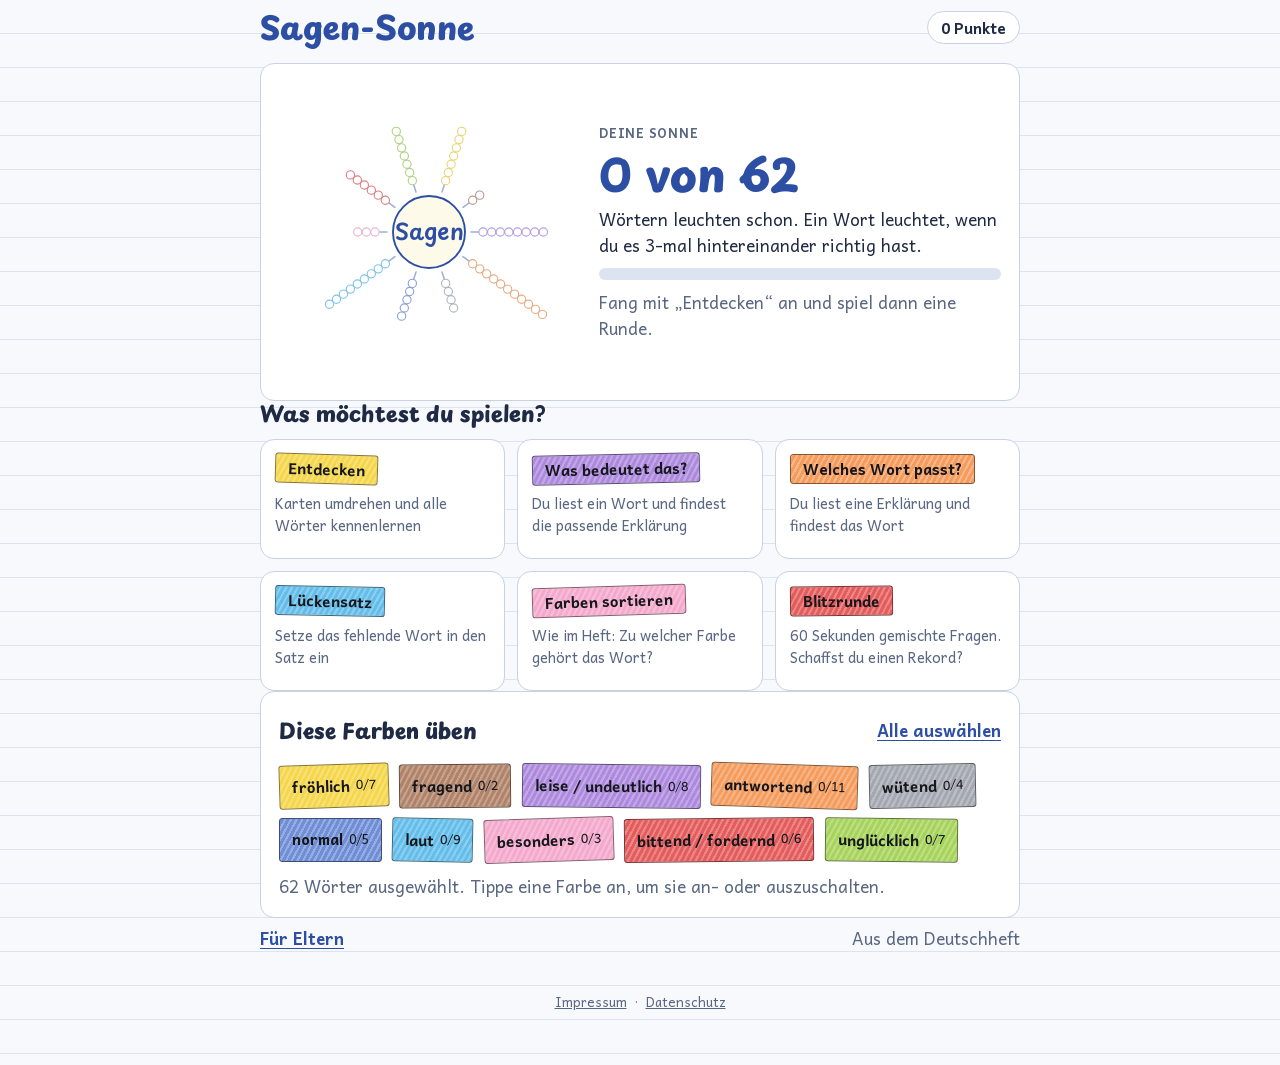
<file: 2026-10_Wortfeld-Sagen/index.html>
<!doctype html>
<html lang="de">
<meta charset="utf-8">
<meta name="robots" content="noindex, nofollow">
<meta name="apple-mobile-web-app-capable" content="yes">
<meta name="mobile-web-app-capable" content="yes">
<meta name="apple-mobile-web-app-title" content="Lernzentrale">
<meta name="apple-mobile-web-app-status-bar-style" content="default">
<link rel="apple-touch-icon" href="/lernzentrale/icon.png">
<link rel="icon" href="/lernzentrale/icon.png">
<style>:root { padding-top: env(safe-area-inset-top, 0px); padding-bottom: env(safe-area-inset-bottom, 0px); }</style>
<title>Sagen-Sonne</title>
<meta name="description" content="Deutsch, Wortfeld „sagen“: 62 Verben kennenlernen, abfragen und in Sätze einsetzen.">

<meta charset="utf-8">
<meta name="viewport" content="width=device-width, initial-scale=1, viewport-fit=cover">
<meta name="claude:viewport-fit-sides" content="cover">
<link rel="stylesheet" href="../fonts/fonts.css">
<style>
  /* Layout: one centred notebook sheet on ruled paper; the "Sagen" sun on top, crayon paper strips as labels and tiles */
  :root {
    --paper: #f7f9fc;
    --sheet: #ffffff;
    --rule: #dbe4f0;
    --line: #c8d2e2;
    --ink: #1f2b44;
    --ink-soft: #5a6782;
    --pen: #2c4ea3;
    --on-pen: #ffffff;
    --good: #23824f;
    --good-bg: #e2f4e9;
    --bad: #b8460f;
    --bad-bg: #fde9dd;
    --strip-ink: #15171d;
    --g-rot: #e45b5b;
    --g-gruen: #a6d35a;
    --g-gelb: #f5d64a;
    --g-braun: #b08268;
    --g-lila: #ad89de;
    --g-orange: #f59b5c;
    --g-grau: #a3a8b0;
    --g-hellblau: #63bdea;
    --g-dunkelblau: #6f8ed6;
    --g-rosa: #f4a8cb;
    --f-hand: 'Playpen Sans', 'Chalkboard SE', 'Comic Sans MS', cursive;
    --f-body: 'Andika', 'Avenir Next', 'Segoe UI', system-ui, sans-serif;
    --radius: 14px;
  }
  @media (prefers-color-scheme: dark) {
    :root:not([data-theme="light"]) {
      --paper: #111827;
      --sheet: #182134;
      --rule: #1f2a3f;
      --line: #2f3c56;
      --ink: #e8edf7;
      --ink-soft: #a5b1c7;
      --pen: #9db6ff;
      --on-pen: #111827;
      --good: #68d39a;
      --good-bg: #16392a;
      --bad: #ffa477;
      --bad-bg: #44261a;
      color-scheme: dark;
    }
  }
  :root[data-theme="dark"] {
    --paper: #111827;
    --sheet: #182134;
    --rule: #1f2a3f;
    --line: #2f3c56;
    --ink: #e8edf7;
    --ink-soft: #a5b1c7;
    --pen: #9db6ff;
    --on-pen: #111827;
    --good: #68d39a;
    --good-bg: #16392a;
    --bad: #ffa477;
    --bad-bg: #44261a;
    color-scheme: dark;
  }

  *, *::before, *::after { box-sizing: border-box; }
  [hidden] { display: none !important; }
  body {
    margin: 0;
    background-color: var(--paper);
    background-image: repeating-linear-gradient(to bottom, transparent 0 33px, var(--rule) 33px 34px);
    color: var(--ink);
    font: 400 17px/1.5 var(--f-body);
    -webkit-tap-highlight-color: transparent;
    padding-left: max(16px, env(safe-area-inset-left, 0px));
    padding-right: max(16px, env(safe-area-inset-right, 0px));
  }
  button { font: inherit; color: inherit; }
  button:focus-visible { outline: 3px solid var(--pen); outline-offset: 2px; }
  .wrap { max-width: 760px; margin: 0 auto; padding-block: 10px 48px; display: flex; flex-direction: column; gap: 18px; }

  header.top { display: flex; align-items: center; justify-content: space-between; gap: 12px; flex-wrap: wrap; }
  .hublink { align-self: flex-start; display: inline-flex; align-items: center; min-height: 36px; color: var(--pen); font-weight: 700; text-decoration: none; margin-bottom: -10px; }
  .brand { font: 800 clamp(1.45rem, 5vw, 2rem)/1.1 var(--f-hand); color: var(--pen); background: none; border: 0; padding: 0; cursor: pointer; text-align: left; }
  .pill { font: 700 .95rem/1 var(--f-body); padding: .5em .85em; border-radius: 999px; background: var(--sheet); border: 1.5px solid var(--line); font-variant-numeric: tabular-nums; white-space: nowrap; }

  h2 { font: 800 1.35rem/1.2 var(--f-hand); margin: 0; color: var(--ink); text-wrap: balance; }
  .muted { color: var(--ink-soft); }
  .label { font-size: .8rem; font-weight: 700; letter-spacing: .06em; text-transform: uppercase; color: var(--ink-soft); }

  .sheet { background: var(--sheet); border: 1.5px solid var(--line); border-radius: var(--radius); padding: 18px; }

  /* Crayon paper strip, like the cut-out word cards in the notebook */
  .strip {
    --c: var(--g-gelb);
    display: inline-flex; align-items: center; justify-content: center; gap: .4em;
    padding: .32em .8em; border-radius: 3px;
    font: 700 1rem/1.2 var(--f-body); color: var(--strip-ink);
    background: repeating-linear-gradient(-62deg, var(--c) 0 3px, color-mix(in srgb, var(--c) 72%, #fff) 3px 5px);
    border: 1px solid color-mix(in srgb, var(--c) 55%, #000);
    transform: rotate(var(--tilt, 0deg));
  }
  .strip.plain { background: var(--sheet); color: var(--ink); border: 1.5px dashed var(--line); }
  .strip.big { font-size: clamp(1.6rem, 7vw, 2.4rem); padding: .3em .9em; }

  /* Home */
  .hero { display: grid; grid-template-columns: minmax(0, 300px) minmax(0, 1fr); gap: 20px; align-items: center; }
  .sun { width: 100%; max-width: 300px; height: auto; display: block; margin: 0 auto; }
  .sun .ray { stroke: var(--pen); stroke-width: 2; stroke-linecap: round; opacity: .45; }
  .sun .dot { stroke-width: 1.5; }
  .sun .dot.off { fill: var(--sheet); stroke: color-mix(in srgb, var(--c) 70%, var(--line)); }
  .sun .dot.half { fill: color-mix(in srgb, var(--c) 40%, var(--sheet)); stroke: var(--c); }
  .sun .dot.on { fill: var(--c); stroke: var(--ink); stroke-width: 1; }
  .sun .core { fill: color-mix(in srgb, var(--g-gelb) var(--glow), var(--sheet)); stroke: var(--pen); stroke-width: 2.5; }
  .sun .core-label { font: 600 30px var(--f-hand); fill: var(--pen); text-anchor: middle; }
  .count { font: 800 clamp(2rem, 8vw, 2.8rem)/1 var(--f-hand); color: var(--pen); font-variant-numeric: tabular-nums; }
  .stats { display: flex; flex-direction: column; gap: 10px; min-width: 0; }
  .bar { height: 12px; border-radius: 99px; background: var(--rule); overflow: hidden; }
  .bar > span { display: block; height: 100%; background: var(--pen); border-radius: 99px; transition: width .4s; }

  .tiles { display: grid; grid-template-columns: repeat(2, minmax(0, 1fr)); gap: 12px; }
  @media (min-width: 640px) { .tiles { grid-template-columns: repeat(3, minmax(0, 1fr)); } }
  .tile { text-align: left; background: var(--sheet); border: 1.5px solid var(--line); border-radius: var(--radius); padding: 14px 14px 16px; display: flex; flex-direction: column; align-items: flex-start; gap: 8px; cursor: pointer; min-height: 120px; transition: transform .12s; }
  .tile:active { transform: scale(.97); }
  .tile .strip { font-size: .95rem; text-align: left; }
  .tile p { margin: 0; font-size: .92rem; color: var(--ink-soft); }

  .chips { display: flex; flex-wrap: wrap; gap: 10px; }
  .chip { cursor: pointer; min-height: 44px; font-size: .95rem; }
  .chip[aria-pressed="false"] { filter: grayscale(1); opacity: .45; }
  .chip small { font-weight: 400; font-variant-numeric: tabular-nums; }
  .linkbtn { background: none; border: 0; color: var(--pen); font-weight: 700; padding: 8px 0; cursor: pointer; text-decoration: underline; text-underline-offset: 3px; }
  .row { display: flex; gap: 10px; flex-wrap: wrap; align-items: center; }
  .spread { justify-content: space-between; }

  .btn { display: inline-flex; align-items: center; justify-content: center; gap: 8px; min-height: 52px; padding: 0 22px; border-radius: 12px; border: 2px solid var(--pen); background: var(--pen); color: var(--on-pen); font-weight: 700; font-size: 1.05rem; cursor: pointer; }
  .btn.ghost { background: var(--sheet); color: var(--pen); }
  .btn.small { min-height: 44px; padding: 0 14px; font-size: .95rem; }
  .btn svg { width: 20px; height: 20px; }

  /* Quiz */
  .qbar { display: flex; align-items: center; gap: 12px; }
  .qbar .track { flex: 1; display: flex; gap: 4px; min-width: 0; }
  .qbar .track span { flex: 1; height: 10px; border-radius: 99px; background: var(--rule); }
  .qbar .track span.ok { background: var(--good); }
  .qbar .track span.no { background: var(--bad); }
  .qbar .track span.now { background: var(--pen); }
  .iconbtn { width: 44px; height: 44px; flex: none; border-radius: 50%; border: 1.5px solid var(--line); background: var(--sheet); display: grid; place-items: center; cursor: pointer; color: var(--ink); }
  .iconbtn svg { width: 20px; height: 20px; }
  .timer { height: 12px; border-radius: 99px; background: var(--rule); overflow: hidden; flex: 1; }
  .timer > span { display: block; height: 100%; background: var(--g-rot); }

  .prompt { display: flex; flex-direction: column; align-items: center; gap: 14px; text-align: center; padding-block: 22px; }
  .prompt .meaning { font: 600 clamp(1.15rem, 4.2vw, 1.45rem)/1.4 var(--f-hand); max-width: 34ch; text-wrap: balance; }
  .prompt .cloze { font-size: clamp(1.1rem, 4vw, 1.3rem); line-height: 1.6; max-width: 40ch; }
  .gap { display: inline-block; min-width: 4.5em; border-bottom: 3px solid var(--pen); color: var(--pen); font-weight: 700; padding: 0 .2em; }

  .options { display: grid; gap: 10px; }
  .options.words { grid-template-columns: repeat(2, minmax(0, 1fr)); }
  .options.groups { grid-template-columns: repeat(2, minmax(0, 1fr)); }
  .opt { min-height: 58px; text-align: left; padding: 12px 16px; border-radius: 12px; border: 2px solid var(--line); background: var(--sheet); cursor: pointer; font-size: 1.04rem; line-height: 1.35; display: flex; align-items: center; gap: 12px; transition: transform .1s; }
  .options.words .opt { justify-content: center; text-align: center; font-weight: 700; font-size: 1.15rem; }
  .options.groups .opt { justify-content: center; padding: 8px; }
  .opt:active { transform: scale(.98); }
  .opt .key { flex: none; width: 26px; height: 26px; border-radius: 50%; border: 1.5px solid var(--line); display: grid; place-items: center; font-size: .8rem; color: var(--ink-soft); }
  .options.words .key, .options.groups .key { display: none; }
  .opt.correct { border-color: var(--good); background: var(--good-bg); }
  .opt.wrong { border-color: var(--bad); background: var(--bad-bg); }
  .opt.dim { opacity: .45; }
  .opt[disabled] { cursor: default; }

  .feedback { border-radius: var(--radius); padding: 16px 18px; display: flex; flex-direction: column; gap: 10px; border: 2px solid var(--good); background: var(--good-bg); }
  .feedback.no { border-color: var(--bad); background: var(--bad-bg); }
  .feedback .verdict { font: 800 1.35rem/1.2 var(--f-hand); color: var(--good); }
  .feedback.no .verdict { color: var(--bad); }
  .feedback p { margin: 0; }
  .example { font-style: italic; }

  /* Learn cards */
  .flip { perspective: 1200px; background: none; border: 0; padding: 0; cursor: pointer; width: 100%; }
  .flip-inner { display: grid; transition: transform .5s; transform-style: preserve-3d; }
  .flip.open .flip-inner { transform: rotateY(180deg); }
  .face { grid-area: 1 / 1; backface-visibility: hidden; -webkit-backface-visibility: hidden; min-height: 250px; display: flex; flex-direction: column; align-items: center; justify-content: center; gap: 14px; padding: 22px; text-align: center; }
  .face.back { transform: rotateY(180deg); }
  .face .meaning { font: 600 1.25rem/1.4 var(--f-hand); max-width: 32ch; text-wrap: balance; }
  .wordlist { display: flex; flex-wrap: wrap; gap: 8px; }
  .wordlist .strip { cursor: pointer; font-size: .9rem; min-height: 36px; }
  .wordlist .strip.current { outline: 3px solid var(--pen); outline-offset: 2px; }

  /* Result */
  .stars { font-size: clamp(2.6rem, 12vw, 3.6rem); letter-spacing: .1em; line-height: 1; }
  .stars .s-on { color: var(--g-gelb); -webkit-text-stroke: 1.5px color-mix(in srgb, var(--g-gelb) 50%, #000); }
  .stars .s-off { color: var(--rule); }
  .result { display: flex; flex-direction: column; align-items: center; gap: 12px; text-align: center; }
  .mistakes { display: flex; flex-direction: column; gap: 10px; }
  .mistakes li { list-style: none; display: flex; flex-direction: column; align-items: flex-start; gap: 4px; }
  .mistakes ul { margin: 0; padding: 0; display: flex; flex-direction: column; gap: 12px; }

  /* Parents */
  .tablewrap { overflow-x: auto; }
  table { border-collapse: collapse; width: 100%; font-size: .95rem; }
  th, td { text-align: left; padding: 8px 10px; border-bottom: 1px solid var(--line); vertical-align: middle; }
  th { font-size: .78rem; letter-spacing: .06em; text-transform: uppercase; color: var(--ink-soft); }
  td.num { font-variant-numeric: tabular-nums; text-align: right; }
  .lv { letter-spacing: .12em; color: var(--pen); white-space: nowrap; }
  .confirm { border: 2px solid var(--bad); background: var(--bad-bg); border-radius: 12px; padding: 14px; display: flex; flex-direction: column; gap: 10px; }

  .legal { text-align: center; font-size: .82rem; color: var(--ink-soft); padding-top: 8px; }
  .legal a { color: inherit; display: inline-block; padding: 6px 4px; }

  #confetti { position: fixed; inset: 0; width: 100%; height: 100%; pointer-events: none; z-index: 50; }

  @media (max-width: 600px) {
    .hero { grid-template-columns: minmax(0, 1fr); }
    .sun { max-width: 260px; }
    .sheet { padding: 14px; }
  }
  @media (max-width: 380px) {
    .options.words { grid-template-columns: minmax(0, 1fr); }
  }
  @media (prefers-reduced-motion: reduce) {
    .flip-inner, .bar > span, .tile, .opt { transition: none; }
  }
</style>

<div class="wrap">
  <a class="hublink" id="hubLink" href="../" hidden>‹ Lernzentrale</a>
  <header class="top">
    <button class="brand" data-act="home" aria-label="Zur Startseite">Sagen-Sonne</button>
    <span class="pill" id="points"></span>
  </header>
  <main id="view" aria-live="polite"></main>
  <footer class="legal"><a href="https://breitec.de/#impressum" target="_blank" rel="noopener">Impressum</a> · <a href="../datenschutz.html">Datenschutz</a></footer>
</div>
<canvas id="confetti" aria-hidden="true"></canvas>

<script>
  // Groups in the order they sit around the sun, clockwise from the upper right (like in the notebook)
  const GROUPS = [
    { id: 'gelb', label: 'fröhlich' },
    { id: 'braun', label: 'fragend' },
    { id: 'lila', label: 'leise / undeutlich' },
    { id: 'orange', label: 'antwortend' },
    { id: 'grau', label: 'wütend' },
    { id: 'dunkelblau', label: 'normal' },
    { id: 'hellblau', label: 'laut' },
    { id: 'rosa', label: 'besonders' },
    { id: 'rot', label: 'bittend / fordernd' },
    { id: 'gruen', label: 'unglücklich' }
  ];

  // [word, group, meaning, example, cloze sentence with ___ for the infinitive]
  const RAW = [
    ['bitten', 'rot', 'Höflich sagen, dass man gerne etwas hätte.', '„Gibst du mir bitte das Salz?“, bat Mia.', 'Mia will ihren Bruder ___: „Gibst du mir bitte das Salz?“'],
    ['verlangen', 'rot', 'Deutlich und bestimmt sagen, dass man etwas haben will.', '„Ich will sofort mein Geld zurück!“, verlangte der Kunde.', 'Der Kunde wird lautstark ___: „Ich will sofort mein Geld zurück!“'],
    ['flehen', 'rot', 'Ganz verzweifelt und inständig um etwas bitten.', '„Bitte, bitte, lass mich nicht allein!“, flehte der kleine Hase.', 'Der kleine Hase kann nur noch verzweifelt ___: „Bitte, bitte, lass mich nicht allein!“'],
    ['befehlen', 'rot', 'Jemandem streng sagen, was er tun muss.', '„Alle Ritter sofort in den Burghof!“, befahl der König.', 'Der König will seinen Rittern streng ___: „Alle sofort in den Burghof!“'],
    ['betteln', 'rot', 'Immer wieder und hartnäckig um etwas bitten.', '„Bitte, nur noch ein Eis! Bitte, bitte!“, bettelte Paul.', 'Paul fängt wieder an zu ___: „Bitte, nur noch ein Eis! Bitte, bitte!“'],
    ['quengeln', 'rot', 'Nörgelig und weinerlich immer wieder etwas wollen, wie ein kleines Kind.', '„Mir ist langweilig! Wann sind wir endlich da?“, quengelte Ben.', 'Auf der langen Autofahrt muss Ben dauernd ___: „Mir ist langweilig! Wann sind wir endlich da?“'],

    ['meckern', 'gruen', 'Unzufrieden an etwas herumnörgeln und sich beschweren.', '„Schon wieder Gemüse! Das mag ich nicht!“, meckerte Ben.', 'Beim Abendessen will Ben nur ___: „Schon wieder Gemüse! Das mag ich nicht!“'],
    ['ächzen', 'gruen', 'Vor Anstrengung schwer schnaufen und stöhnen, während man spricht.', '„Uff, ist diese Kiste schwer!“, ächzte Papa.', 'Beim Tragen der schweren Kiste muss Papa ___: „Uff, ist die schwer!“'],
    ['jammern', 'gruen', 'Lange und klagend darüber reden, was einem wehtut oder nicht gefällt.', '„Mein Bauch tut so weh, und keiner hilft mir!“, jammerte Max.', 'Max kann stundenlang ___: „Mein Bauch tut so weh, und keiner hilft mir!“'],
    ['drohen', 'gruen', 'Jemandem sagen, dass etwas Unangenehmes passiert, wenn er nicht aufhört.', '„Wenn du das noch mal machst, sag ich es Mama!“, drohte Lea.', 'Lea will ihrem Bruder ___: „Wenn du das noch mal machst, sag ich es Mama!“'],
    ['schluchzen', 'gruen', 'So sehr weinen, dass man beim Sprechen stoßweise nach Luft schnappt.', '„Mein Hamster ist weg“, schluchzte Emma.', 'Emma weint so sehr, dass sie nur ___ kann: „Mein Hamster ist weg!“'],
    ['widersprechen', 'gruen', 'Sagen, dass man anderer Meinung ist und etwas nicht stimmt.', '„Nein, Wale sind keine Fische!“, widersprach Tim.', 'Tim muss seiner Freundin ___: „Nein, Wale sind keine Fische!“'],
    ['seufzen', 'gruen', 'Tief und hörbar ausatmen, weil man traurig, müde oder enttäuscht ist.', '„Ach, schon wieder Regen“, seufzte Oma.', 'Oma schaut enttäuscht aus dem Fenster und muss ___: „Ach, schon wieder Regen.“'],

    ['rätseln', 'gelb', 'Überlegen und herumraten, weil man etwas nicht genau weiß.', '„Ist das ein Hund oder ein Fuchs?“, rätselte Jana.', 'Jana sieht ein Tier im Gebüsch und muss ___: „Ist das ein Hund oder ein Fuchs?“'],
    ['scherzen', 'gelb', 'Lustig sein und Witze machen.', '„Ich bin so müde, ich schlafe gleich im Stehen wie ein Pferd!“, scherzte Papa.', 'Papa will mit uns ___: „Ich bin so müde, ich schlafe gleich im Stehen wie ein Pferd!“'],
    ['lachen', 'gelb', 'Fröhlich sprechen und dabei lachen.', '„Haha, das ist ja lustig!“, lachte Mia.', 'Über den Witz muss Mia laut ___: „Haha, das ist ja lustig!“'],
    ['jauchzen', 'gelb', 'Vor lauter Freude hell und laut aufschreien.', '„Juhu, es schneit!“, jauchzte das kleine Mädchen.', 'Das kleine Mädchen muss vor Freude hell ___: „Juhu, es schneit!“'],
    ['sich bedanken', 'gelb', '„Danke“ sagen, weil jemand etwas Nettes für einen getan hat.', '„Danke für das tolle Geschenk!“, bedankte sich Lena.', 'Lena möchte ___: „Danke für das tolle Geschenk!“'],
    ['begrüßen', 'gelb', 'Jemanden willkommen heißen, wenn er ankommt.', '„Hallo, schön, dass ihr da seid!“, begrüßte Oma die Gäste.', 'Oma will die Gäste an der Tür ___: „Hallo, schön, dass ihr da seid!“'],
    ['jubeln', 'gelb', 'Laut und begeistert vor Freude rufen, oft mit vielen zusammen.', '„Tor! Wir haben gewonnen!“, jubelten die Fans.', 'Nach dem Siegtor wollen die Fans ___: „Tor! Wir haben gewonnen!“'],

    ['fragen', 'braun', 'Eine Frage stellen, weil man etwas wissen möchte.', '„Wie spät ist es?“, fragte Ben.', 'Ben möchte die Lehrerin etwas ___: „Wie spät ist es?“'],
    ['wissen wollen', 'braun', 'Neugierig sein und unbedingt erfahren möchten, wie etwas ist.', '„Und was ist dann passiert?“, wollte Lena wissen.', 'Lena ist so neugierig, sie wird sofort ___: „Und was ist dann passiert?“'],

    ['hauchen', 'lila', 'Ganz leise und mit viel Atem sprechen, fast ohne Stimme.', '„Ich hab dich lieb“, hauchte Mama.', 'Mama will ihrem Kind ganz zart ins Ohr ___: „Ich hab dich lieb.“'],
    ['murmeln', 'lila', 'Leise und undeutlich vor sich hin sprechen.', '„Wo hab ich nur meine Brille hingelegt?“, murmelte Opa.', 'Opa sucht seine Brille und muss leise vor sich hin ___: „Wo hab ich sie nur hingelegt?“'],
    ['flüstern', 'lila', 'Ganz leise sprechen, damit es sonst niemand hört.', '„Psst, das Baby schläft“, flüsterte Mama.', 'Mama muss ganz leise ___: „Psst, das Baby schläft.“'],
    ['lispeln', 'lila', 'Beim S mit der Zunge an die Zähne stoßen, sodass es wie „th“ klingt.', '„Thuper Thache!“, lispelte der kleine Leo.', 'Leo hat eine Zahnlücke und muss beim S ___: „Thuper Thache!“'],
    ['nuscheln', 'lila', 'So undeutlich sprechen, dass man die Wörter kaum versteht.', '„Daf fmeckt lecker“, nuschelte Tom mit vollem Mund.', 'Mit vollem Mund kann Tom nur ___: „Daf fmeckt lecker.“'],
    ['wimmern', 'lila', 'Leise und kläglich jammern, weil etwas wehtut oder man Angst hat.', '„Aua, mein Knie …“, wimmerte der kleine Junge.', 'Der kleine Junge ist hingefallen und kann nur leise ___: „Aua, mein Knie …“'],
    ['stottern', 'lila', 'Beim Sprechen hängen bleiben und Silben wiederholen, zum Beispiel vor Aufregung.', '„I-i-ich w-weiß es nicht“, stotterte Nils.', 'Vor lauter Aufregung muss Nils ___: „I-i-ich w-weiß es n-nicht.“'],
    ['tuscheln', 'lila', 'Heimlich miteinander flüstern, damit andere es nicht mitbekommen.', '„Hast du gehört, was Lukas gemacht hat?“, tuschelten die Mädchen.', 'In der Pause wollen die Mädchen heimlich ___: „Hast du gehört, was Lukas gemacht hat?“'],

    ['entgegnen', 'orange', 'Auf etwas antworten, oft mit einer anderen Meinung.', '„Ich finde Pizza aber besser!“, entgegnete Ben.', 'Mia sagt, Nudeln sind das beste Essen. Ben will ___: „Ich finde Pizza aber besser!“'],
    ['sich erkundigen', 'orange', 'Höflich nachfragen, um eine Auskunft zu bekommen.', '„Wann fährt der nächste Zug nach Nürnberg?“, erkundigte sich die Dame.', 'Am Bahnhof will die Dame ___: „Wann fährt der nächste Zug nach Nürnberg?“'],
    ['erläutern', 'orange', 'Etwas ganz genau und mit allen Einzelheiten erklären.', '„Zuerst kommt der Ton in die Form, dann in den Ofen, und danach wird bemalt“, erläuterte die Töpferin.', 'Die Töpferin will Schritt für Schritt ___: „Zuerst kommt der Ton in die Form, dann in den Ofen, und danach wird bemalt.“'],
    ['behaupten', 'orange', 'Etwas als sicher hinstellen, auch wenn es vielleicht gar nicht stimmt.', '„Ich kann schneller laufen als ein Gepard!“, behauptete Finn.', 'Finn will einfach ___: „Ich kann schneller laufen als ein Gepard!“'],
    ['berichten', 'orange', 'Erzählen, was passiert ist.', '„Im Zoo ist heute ein Elefantenbaby geboren worden“, berichtete die Reporterin.', 'Die Reporterin wird im Radio ___: „Im Zoo ist heute ein Elefantenbaby geboren worden.“'],
    ['schildern', 'orange', 'Etwas so genau und lebendig erzählen, dass man es sich gut vorstellen kann.', '„Der Himmel war ganz rot, und über dem Meer kreisten Möwen“, schilderte Oma.', 'Oma will ihren Urlaub ganz lebendig ___: „Der Himmel war ganz rot, und über dem Meer kreisten Möwen.“'],
    ['zugeben', 'orange', 'Sagen, dass man etwas falsch gemacht hat oder dass etwas stimmt.', '„Ja, ich habe die Vase kaputt gemacht“, gab Tim zu.', 'Tim muss ehrlich sein und ___: „Ja, ich habe die Vase kaputt gemacht.“'],
    ['meinen', 'orange', 'Sagen, was man denkt oder glaubt.', '„Ich glaube, morgen regnet es“, meinte Opa.', 'Opa schaut in den Himmel und will seine Meinung sagen. Er wird ___: „Ich glaube, morgen regnet es.“'],
    ['erklären', 'orange', 'Jemandem etwas so sagen, dass er es versteht.', '„Zuerst musst du das Wasser kochen“, erklärte Mama.', 'Mama will Ben das Rezept ___: „Zuerst musst du das Wasser kochen.“'],
    ['überlegen', 'orange', 'Laut nachdenken, bevor man sich entscheidet.', '„Hm, soll ich die rote oder die blaue Jacke nehmen?“, überlegte Lena.', 'Lena steht vor dem Schrank und muss ___: „Hm, soll ich die rote oder die blaue Jacke nehmen?“'],
    ['vermuten', 'orange', 'Sagen, was man glaubt, ohne es genau zu wissen.', '„Vielleicht hat der Hund den Kuchen gefressen“, vermutete Paul.', 'Der Kuchen ist weg. Paul kann nur ___: „Vielleicht hat ihn der Hund gefressen.“'],

    ['tadeln', 'grau', 'Jemandem sagen, dass er etwas falsch gemacht hat. Das Gegenteil von loben.', '„Das war nicht in Ordnung von dir“, tadelte die Lehrerin.', 'Die Lehrerin muss Max ernst ___: „Das war nicht in Ordnung von dir.“'],
    ['stöhnen', 'grau', 'Genervt oder gequält einen tiefen Laut von sich geben, während man spricht.', '„Nicht schon wieder Hausaufgaben!“, stöhnte Max.', 'Als Max die vielen Hausaufgaben sieht, muss er genervt ___: „Nicht schon wieder!“'],
    ['schimpfen', 'grau', 'Wütend und laut mit jemandem reden, weil man sich ärgert.', '„Wer hat hier den ganzen Dreck gemacht?“, schimpfte der Hausmeister.', 'Der Hausmeister ärgert sich und muss ___: „Wer hat hier den ganzen Dreck gemacht?“'],
    ['toben', 'grau', 'Vor Wut ganz wild und laut werden.', '„Das ist eine Frechheit!“, tobte der Trainer.', 'Der Trainer ist außer sich vor Wut und wird ___: „Das ist eine Frechheit!“'],

    ['plappern', 'hellblau', 'Schnell, viel und ohne Pause reden.', '„Und dann, und dann, und dann haben wir noch …“, plapperte die kleine Ella.', 'Die kleine Ella kann ohne Pause ___: „Und dann, und dann, und dann haben wir noch …“'],
    ['schreien', 'hellblau', 'Sehr laut rufen, zum Beispiel aus Angst oder Not.', '„Hilfe!“, schrie der Junge.', 'Der Junge ist in Gefahr und muss laut ___: „Hilfe!“'],
    ['heulen', 'hellblau', 'Laut weinen und klagen.', '„Ich will aber noch nicht ins Bett!“, heulte der kleine Bruder.', 'Der kleine Bruder fängt laut an zu ___: „Ich will aber noch nicht ins Bett!“'],
    ['rufen', 'hellblau', 'Laut sprechen, damit einen jemand weiter weg hört.', '„Essen ist fertig!“, rief Papa.', 'Papa steht in der Küche und will durchs Haus ___: „Essen ist fertig!“'],
    ['brüllen', 'hellblau', 'Ganz laut und kräftig schreien, wie ein Löwe.', '„Alle sofort herkommen!“, brüllte der Trainer über den Platz.', 'Der Trainer will so laut wie ein Löwe über den Platz ___: „Alle sofort herkommen!“'],
    ['grölen', 'hellblau', 'Laut und unschön singen oder rufen, oft in einer Gruppe.', '„Oleee, ole, ole, oleee!“, grölten die Fans im Bus.', 'Die Fans im Bus wollen laut und schief ___: „Oleee, ole, ole, oleee!“'],
    ['kreischen', 'hellblau', 'Sehr hoch, schrill und laut schreien.', '„Iiih, eine Spinne!“, kreischte Lisa.', 'Lisa sieht eine Spinne und muss schrill ___: „Iiih!“'],
    ['anschreien', 'hellblau', 'Jemanden direkt und wütend sehr laut anreden.', '„Hör endlich auf damit!“, schrie Jonas seinen Bruder an.', 'Jonas ist sauer und will seinen Bruder ___: „Hör endlich auf damit!“'],
    ['protestieren', 'hellblau', 'Laut sagen, dass man gegen etwas ist.', '„Das ist unfair, wir wollen auch mitspielen!“, protestierten die Kinder.', 'Die Kinder finden das ungerecht und wollen ___: „Das ist unfair, wir wollen auch mitspielen!“'],

    ['wiederholen', 'dunkelblau', 'Etwas noch einmal sagen.', '„Ich sage es noch einmal: Morgen ist Wandertag“, wiederholte die Lehrerin.', 'Weil es keiner gehört hat, muss die Lehrerin es ___: „Morgen ist Wandertag.“'],
    ['empfehlen', 'dunkelblau', 'Jemandem einen guten Tipp geben, was er nehmen oder tun soll.', '„Probieren Sie unbedingt den Schokokuchen!“, empfahl der Kellner.', 'Der Kellner will uns etwas Leckeres ___: „Probieren Sie unbedingt den Schokokuchen!“'],
    ['einwenden', 'dunkelblau', 'Ein „Aber …“ sagen, weil man Bedenken hat.', '„Aber dann kommen wir zu spät zum Training!“, wandte Mia ein.', 'Mia hat Bedenken und will etwas ___: „Aber dann kommen wir zu spät zum Training!“'],
    ['zustimmen', 'dunkelblau', 'Sagen, dass man derselben Meinung ist.', '„Ja, genau, das sehe ich auch so!“, stimmte Ben zu.', 'Ben findet das auch und will Mia ___: „Ja, genau, das sehe ich auch so!“'],
    ['hinzufügen', 'dunkelblau', 'Zu dem, was schon gesagt wurde, noch etwas ergänzen.', '„… und bringt eure Turnschuhe mit!“, fügte die Lehrerin hinzu.', 'Die Lehrerin hat noch etwas vergessen und will es ___: „… und bringt eure Turnschuhe mit!“'],

    ['versprechen', 'rosa', 'Fest zusagen, dass man etwas ganz bestimmt tun wird.', '„Ich komme ganz sicher zu deinem Geburtstag“, versprach Clara.', 'Clara will ihrer Freundin fest ___: „Ich komme ganz sicher zu deinem Geburtstag.“'],
    ['loben', 'rosa', 'Jemandem sagen, dass er etwas gut gemacht hat.', '„Toll, das hast du super gemalt!“, lobte die Lehrerin.', 'Die Lehrerin will Ella für ihr Bild ___: „Toll, das hast du super gemalt!“'],
    ['beruhigen', 'rosa', 'Jemandem gut zureden, damit er keine Angst mehr hat.', '„Keine Sorge, alles wird wieder gut“, beruhigte Papa.', 'Papa will den ängstlichen Luis ___: „Keine Sorge, alles wird wieder gut.“']
  ];

  // Words too close in meaning to appear together as answer options
  const SIMILAR = [
    ['fragen', 'wissen wollen', 'sich erkundigen', 'rätseln'],
    ['jauchzen', 'jubeln', 'grölen', 'kreischen', 'lachen'],
    ['schreien', 'brüllen', 'kreischen', 'anschreien', 'rufen', 'toben', 'schimpfen', 'grölen'],
    ['bitten', 'betteln', 'flehen', 'quengeln', 'verlangen'],
    ['erklären', 'erläutern', 'berichten', 'schildern'],
    ['meinen', 'vermuten', 'behaupten', 'überlegen'],
    ['jammern', 'wimmern', 'heulen', 'schluchzen', 'quengeln', 'stöhnen', 'meckern'],
    ['murmeln', 'nuscheln', 'flüstern', 'tuscheln', 'hauchen', 'lispeln', 'stottern'],
    ['stöhnen', 'ächzen', 'seufzen'],
    ['schimpfen', 'tadeln', 'toben', 'meckern', 'drohen'],
    ['entgegnen', 'widersprechen', 'einwenden', 'protestieren'],
    ['lachen', 'scherzen'],
    ['zustimmen', 'zugeben'],
    ['befehlen', 'verlangen', 'drohen']
  ];

  const MODES = {
    learn: { title: 'Entdecken', sub: 'Karten umdrehen und alle Wörter kennenlernen', color: 'gelb' },
    meaning: { title: 'Was bedeutet das?', sub: 'Du liest ein Wort und findest die passende Erklärung', color: 'lila' },
    word: { title: 'Welches Wort passt?', sub: 'Du liest eine Erklärung und findest das Wort', color: 'orange' },
    cloze: { title: 'Lückensatz', sub: 'Setze das fehlende Wort in den Satz ein', color: 'hellblau' },
    sort: { title: 'Farben sortieren', sub: 'Wie im Heft: Zu welcher Farbe gehört das Wort?', color: 'rosa' },
    blitz: { title: 'Blitzrunde', sub: '60 Sekunden gemischte Fragen. Schaffst du einen Rekord?', color: 'rot' }
  };

  const KEY = 'sagen-sonne-v1';
  const HUB_KEY = 'lernzentrale:2026-10_Wortfeld-Sagen';
  if (location.pathname.includes('/lernzentrale/')) document.getElementById('hubLink').hidden = false;
  const MASTER = 3;
  const WEIGHT = [8, 5, 3, 1];
  const BLITZ_SECONDS = 60;
  const PRAISE = ['Richtig!', 'Super!', 'Genau!', 'Klasse!', 'Stark!', 'Spitze!'];
  const COMFORT = ['Fast!', 'Knapp daneben.', 'Nicht ganz.'];

  const WORDS = RAW.map(([w, g, m, ex, cz], i) => ({ i, w, g, m, ex, cz }));
  const GROUP = Object.fromEntries(GROUPS.map(g => [g.id, g]));
  const similar = new Map();
  SIMILAR.forEach(set => set.forEach(a => {
    if (!similar.has(a)) similar.set(a, new Set());
    set.forEach(b => { if (a !== b) similar.get(a).add(b); });
  }));

  const $view = document.getElementById('view');
  let P = load();
  let view = 'home';
  let round = null;
  let learn = null;
  let resetAsk = false;
  let tick = null;
  let pending = null;

  function load() {
    const base = { levels: {}, wrong: {}, seen: {}, points: 0, blitzBest: 0, groups: GROUPS.map(g => g.id) };
    try {
      const raw = localStorage.getItem(KEY);
      if (raw) {
        const p = Object.assign(base, JSON.parse(raw));
        p.groups = (Array.isArray(p.groups) ? p.groups : []).filter(id => GROUP[id]);
        if (!p.groups.length) p.groups = GROUPS.map(g => g.id);
        return p;
      }
    } catch (e) {}
    return base;
  }
  function save() {
    try {
      localStorage.setItem(KEY, JSON.stringify(P));
      localStorage.setItem(HUB_KEY, JSON.stringify({ done: WORDS.filter(mastered).length, total: WORDS.length, last: Date.now() }));
    } catch (e) {}
  }

  const esc = s => String(s).replace(/[&<>"']/g, c => ({ '&': '&amp;', '<': '&lt;', '>': '&gt;', '"': '&quot;', "'": '&#39;' }[c]));
  const lvl = w => Math.min(MASTER, P.levels[w.w] || 0);
  const mastered = w => lvl(w) >= MASTER;
  const groupWords = id => WORDS.filter(w => w.g === id);
  const groupDone = id => groupWords(id).every(mastered);
  const activeWords = () => WORDS.filter(w => P.groups.includes(w.g));
  const pick = a => a[Math.floor(Math.random() * a.length)];
  const tilt = i => ((i * 37) % 7 - 3) * 0.6;

  function shuffle(a) {
    a = a.slice();
    for (let i = a.length - 1; i > 0; i--) {
      const j = Math.floor(Math.random() * (i + 1));
      [a[i], a[j]] = [a[j], a[i]];
    }
    return a;
  }

  function weightedSample(pool, n) {
    const items = pool.slice();
    const out = [];
    while (out.length < n && items.length) {
      const total = items.reduce((s, w) => s + WEIGHT[lvl(w)], 0);
      let r = Math.random() * total;
      let i = 0;
      for (; i < items.length - 1; i++) {
        r -= WEIGHT[lvl(items[i])];
        if (r <= 0) break;
      }
      out.push(items.splice(i, 1)[0]);
    }
    return out;
  }

  function pickRoundWords() {
    const pool = activeWords();
    const n = Math.min(10, pool.length * 2);
    const list = weightedSample(pool, n);
    if (list.length < n) {
      const more = weightedSample(pool, n - list.length);
      if (more.length > 1 && more[0] === list[list.length - 1]) more.push(more.shift());
      list.push(...more);
    }
    return list;
  }

  function distractors(target, n) {
    const cand = WORDS.filter(x => x.g !== target.g && !similar.get(target.w)?.has(x.w));
    return shuffle(cand).slice(0, n);
  }

  function makeQuestion(type, w) {
    if (type === 'sort') {
      return { type, w, options: GROUPS.map(g => ({ html: strip(g.label, g.id), correct: g.id === w.g })) };
    }
    const all = shuffle([w, ...distractors(w, 3)]);
    return { type, w, options: all.map(x => ({ html: esc(type === 'meaning' ? x.m : x.w), correct: x === w })) };
  }

  function strip(text, group, extra = '', t = 0) {
    const c = group ? `--c:var(--g-${group});` : '';
    return `<span class="strip ${group ? '' : 'plain'} ${extra}" style="${c}--tilt:${t}deg">${esc(text)}</span>`;
  }

  // ---------- Speech ----------
  let deVoice = null;
  function findVoice() {
    try {
      const voices = speechSynthesis.getVoices();
      deVoice = voices.find(v => v.lang === 'de-DE' && /Anna|Petra|Helena|Google/i.test(v.name)) || voices.find(v => v.lang && v.lang.startsWith('de')) || null;
    } catch (e) {}
  }
  const canSpeak = 'speechSynthesis' in window;
  if (canSpeak) { findVoice(); speechSynthesis.onvoiceschanged = findVoice; }
  function speak(text) {
    if (!canSpeak) return;
    try {
      speechSynthesis.cancel();
      const u = new SpeechSynthesisUtterance(text);
      u.lang = 'de-DE';
      if (deVoice) u.voice = deVoice;
      u.rate = 0.92;
      speechSynthesis.speak(u);
    } catch (e) {}
  }
  const ICON_SPEAK = '<svg viewBox="0 0 24 24" fill="none" stroke="currentColor" stroke-width="2" stroke-linecap="round" stroke-linejoin="round" aria-hidden="true"><path d="M11 5 6 9H3v6h3l5 4V5z" fill="currentColor"/><path d="M15.5 8.5a5 5 0 0 1 0 7"/><path d="M18.5 5.5a9 9 0 0 1 0 13"/></svg>';
  const ICON_CLOSE = '<svg viewBox="0 0 24 24" fill="none" stroke="currentColor" stroke-width="2.5" stroke-linecap="round" aria-hidden="true"><path d="M6 6l12 12M18 6 6 18"/></svg>';
  const speakBtn = (i, label = 'Vorlesen') => canSpeak ? `<button class="btn ghost small" data-act="speak" data-arg="${i}">${ICON_SPEAK}${label}</button>` : '';

  // ---------- Sun ----------
  function sunSVG() {
    const cx = 200, cy = 200;
    const done = WORDS.filter(mastered).length;
    const glow = Math.round(12 + 88 * done / WORDS.length);
    let s = `<svg class="sun" viewBox="0 0 400 400" role="img" aria-label="Sagen-Sonne: ${done} von ${WORDS.length} Wörtern leuchten">`;
    GROUPS.forEach((g, gi) => {
      const a = (-72 + gi * 36) * Math.PI / 180;
      const dx = Math.cos(a), dy = Math.sin(a);
      const ws = groupWords(g.id);
      const end = 72 + (ws.length - 1) * 11.5;
      s += `<line class="ray" x1="${(cx + dx * 56).toFixed(1)}" y1="${(cy + dy * 56).toFixed(1)}" x2="${(cx + dx * end).toFixed(1)}" y2="${(cy + dy * end).toFixed(1)}"/>`;
      ws.forEach((w, i) => {
        const r = 72 + i * 11.5;
        const L = lvl(w);
        const cls = L >= MASTER ? 'on' : L > 0 ? 'half' : 'off';
        s += `<circle class="dot ${cls}" style="--c:var(--g-${g.id})" cx="${(cx + dx * r).toFixed(1)}" cy="${(cy + dy * r).toFixed(1)}" r="5.5"><title>${esc(w.w)}</title></circle>`;
      });
    });
    s += `<circle class="core" style="--glow:${glow}%" cx="${cx}" cy="${cy}" r="48"/><text class="core-label" x="${cx}" y="${cy + 10}">Sagen</text></svg>`;
    return s;
  }

  // ---------- Views ----------
  function updatePoints() {
    document.getElementById('points').textContent = `${P.points} Punkte`;
  }

  function show(v) {
    stopTimers();
    view = v;
    render();
    window.scrollTo(0, 0);
  }

  function render() {
    updatePoints();
    const fn = { home: renderHome, learn: renderLearn, quiz: renderQuiz, result: renderResult, parents: renderParents }[view];
    $view.innerHTML = fn();
    if (view === 'quiz' && round && round.type === 'blitz') updateTimer();
  }

  function renderHome() {
    const done = WORDS.filter(mastered).length;
    const pct = Math.round(100 * done / WORDS.length);
    const chips = GROUPS.map((g, i) => {
      const ws = groupWords(g.id);
      const n = ws.filter(mastered).length;
      const on = P.groups.includes(g.id);
      return `<button class="strip chip" style="--c:var(--g-${g.id});--tilt:${tilt(i)}deg" data-act="toggleGroup" data-arg="${g.id}" aria-pressed="${on}">${esc(g.label)} <small>${n}/${ws.length}${n === ws.length ? ' ★' : ''}</small></button>`;
    }).join('');
    const tiles = Object.entries(MODES).map(([id, m], i) => `
      <button class="tile" data-act="mode" data-arg="${id}">
        ${strip(m.title, m.color, '', tilt(i + 3))}
        <p>${esc(m.sub)}${id === 'blitz' && P.blitzBest ? ` Rekord: ${P.blitzBest}` : ''}</p>
      </button>`).join('');
    return `
      <section class="sheet hero">
        ${sunSVG()}
        <div class="stats">
          <span class="label">Deine Sonne</span>
          <div class="count">${done} von ${WORDS.length}</div>
          <div>Wörtern leuchten schon. Ein Wort leuchtet, wenn du es ${MASTER}-mal hintereinander richtig hast.</div>
          <div class="bar" aria-hidden="true"><span style="width:${pct}%"></span></div>
          <div class="muted">${done === WORDS.length ? 'Die ganze Sonne strahlt. Wahnsinn!' : WORDS.some(w => lvl(w) > 0) ? 'Halb gefüllte Punkte sind schon auf dem Weg.' : 'Fang mit „Entdecken“ an und spiel dann eine Runde.'}</div>
        </div>
      </section>
      <section style="display:flex;flex-direction:column;gap:12px">
        <h2>Was möchtest du spielen?</h2>
        <div class="tiles">${tiles}</div>
      </section>
      <section class="sheet" style="display:flex;flex-direction:column;gap:12px">
        <div class="row spread">
          <h2>Diese Farben üben</h2>
          <button class="linkbtn" data-act="allGroups">Alle auswählen</button>
        </div>
        <div class="chips">${chips}</div>
        <div class="muted">${activeWords().length} Wörter ausgewählt. Tippe eine Farbe an, um sie an- oder auszuschalten.</div>
      </section>
      <div class="row spread">
        <button class="linkbtn" data-act="parents">Für Eltern</button>
        <span class="muted">Aus dem Deutschheft</span>
      </div>`;
  }

  function renderLearn() {
    const w = learn.list[learn.i];
    const g = GROUP[w.g];
    const list = learn.list.map((x, i) => `<button class="strip ${i === learn.i ? 'current' : ''}" style="--c:var(--g-${x.g});--tilt:${tilt(i)}deg" data-act="jump" data-arg="${i}">${esc(x.w)}</button>`).join('');
    return `
      <div class="qbar">
        <button class="iconbtn" data-act="home" aria-label="Zurück zur Sonne">${ICON_CLOSE}</button>
        <h2 style="flex:1">Entdecken</h2>
        <span class="pill">${learn.i + 1} / ${learn.list.length}</span>
      </div>
      <button class="flip ${learn.open ? 'open' : ''}" data-act="flip" aria-label="Karte umdrehen">
        <div class="flip-inner">
          <div class="face front sheet">
            ${strip(w.w, w.g, 'big')}
            <span class="muted">Tippen zum Umdrehen</span>
          </div>
          <div class="face back sheet">
            ${strip(w.w, w.g)}
            <span class="label">${esc(g.label)}</span>
            <div class="meaning">${esc(w.m)}</div>
            <div class="example">${esc(w.ex)}</div>
          </div>
        </div>
      </button>
      <div class="row spread">
        <button class="btn ghost" data-act="prevCard" ${learn.i === 0 ? 'disabled' : ''}>Zurück</button>
        ${speakBtn(w.i)}
        <button class="btn" data-act="nextCard">${learn.i === learn.list.length - 1 ? 'Fertig' : 'Weiter'}</button>
      </div>
      <section class="sheet" style="display:flex;flex-direction:column;gap:12px">
        <div class="row spread">
          <span class="label">Alle Wörter</span>
          <button class="linkbtn" data-act="shuffleCards">Mischen</button>
        </div>
        <div class="wordlist">${list}</div>
      </section>`;
  }

  function renderPrompt(q) {
    const w = q.w;
    if (q.type === 'meaning') return `<span class="label">Was bedeutet dieses Wort?</span>${strip(w.w, null, 'big')}`;
    if (q.type === 'word') return `<span class="label">Welches Wort passt zu dieser Erklärung?</span><div class="meaning">${esc(w.m)}</div>`;
    if (q.type === 'cloze') {
      const filled = round.answered ? `<span class="gap">${esc(w.w)}</span>` : '<span class="gap">&nbsp;</span>';
      return `<span class="label">Welches Wort fehlt?</span><div class="cloze">${esc(w.cz).replace('___', filled)}</div>`;
    }
    return `<span class="label">Welche Farbe hat dieses Wort im Heft?</span>${strip(w.w, null, 'big')}`;
  }

  function renderQuiz() {
    const q = round.q;
    const a = round.answered;
    const blitz = round.type === 'blitz';
    const head = blitz
      ? `<div class="timer" aria-hidden="true"><span id="timerBar"></span></div><span class="pill" id="timerText"></span><span class="pill">${round.correct} richtig</span>`
      : `<div class="track" aria-label="Frage ${round.idx + 1} von ${round.total}">${Array.from({ length: round.total }, (_, i) => `<span class="${round.marks[i] || (i === round.idx ? 'now' : '')}"></span>`).join('')}</div><span class="pill">${round.streak >= 3 ? `Serie ${round.streak}` : `${round.idx + 1}/${round.total}`}</span>`;
    const optClass = q.type === 'sort' ? 'groups' : q.type === 'meaning' ? '' : 'words';
    const opts = q.options.map((o, i) => {
      let cls = '';
      if (a) cls = o.correct ? 'correct' : i === a.i ? 'wrong' : 'dim';
      return `<button class="opt ${cls}" data-act="answer" data-arg="${i}" ${a ? 'disabled' : ''}><span class="key">${i + 1}</span><span>${o.html}</span></button>`;
    }).join('');
    let fb = '';
    if (a && !blitz) {
      const w = q.w;
      fb = `
        <section class="feedback ${a.ok ? '' : 'no'}">
          <div class="verdict">${esc(a.msg)}${a.ok && round.streak >= 3 ? ` ${round.streak} in Folge!` : ''}</div>
          ${a.ok ? '' : '<p>Richtig ist:</p>'}
          <div class="row">${strip(w.w, w.g)}<span class="label">${esc(GROUP[w.g].label)}</span></div>
          <p>${esc(w.m)}</p>
          <p class="example">${esc(w.ex)}</p>
          ${a.newly ? `<p><strong>Neu in deiner Sonne:</strong> „${esc(w.w)}“ leuchtet jetzt!</p>` : ''}
          <div class="row spread">${speakBtn(w.i)}<button class="btn" data-act="next" id="nextBtn">${round.idx + 1 >= round.total ? 'Ergebnis' : 'Weiter'}</button></div>
        </section>`;
    }
    return `
      <div class="qbar">
        <button class="iconbtn" data-act="quit" aria-label="Runde beenden">${ICON_CLOSE}</button>
        ${head}
      </div>
      <section class="sheet prompt">${renderPrompt(q)}</section>
      <div class="options ${optClass}">${opts}</div>
      ${fb}`;
  }

  function renderResult() {
    const r = round;
    const blitz = r.type === 'blitz';
    const stars = blitz
      ? (r.correct >= 15 ? 3 : r.correct >= 10 ? 2 : r.correct >= 5 ? 1 : 0)
      : (r.correct === r.total ? 3 : r.correct >= r.total * 0.8 ? 2 : r.correct >= r.total * 0.5 ? 1 : 0);
    const title = ['Weiter üben, du schaffst das!', 'Gut geübt!', 'Toll gemacht!', 'Spitze!'][stars];
    const starHtml = [0, 1, 2].map(i => `<span class="${i < stars ? 's-on' : 's-off'}">★</span>`).join('');
    const summary = blitz
      ? `${r.correct} richtige Antworten in ${BLITZ_SECONDS} Sekunden.${r.record ? ' Neuer Rekord!' : ` Dein Rekord: ${P.blitzBest}.`}`
      : `${r.correct} von ${r.total} richtig, ${r.points} Punkte.`;
    const newly = r.newly.length ? `
      <section class="sheet" style="display:flex;flex-direction:column;gap:10px">
        <h2>Neu in deiner Sonne</h2>
        <div class="wordlist">${r.newly.map((w, i) => strip(w.w, w.g, '', tilt(i))).join('')}</div>
        ${r.groupsDone.map(id => `<p style="margin:0"><strong>Abzeichen:</strong> Alle Wörter für „${esc(GROUP[id].label)}“ leuchten!</p>`).join('')}
      </section>` : '';
    const misses = [...new Map(r.mistakes.map(w => [w.w, w])).values()];
    const mist = misses.length ? `
      <section class="sheet mistakes">
        <h2>Diese Wörter üben wir noch</h2>
        <ul>${misses.map(w => `<li>${strip(w.w, w.g)}<span>${esc(w.m)}</span></li>`).join('')}</ul>
      </section>` : '';
    return `
      <section class="sheet result">
        <div class="stars" aria-label="${stars} von 3 Sternen">${starHtml}</div>
        <h2>${title}</h2>
        <div>${summary}</div>
        <div class="row" style="justify-content:center">
          <button class="btn" data-act="mode" data-arg="${r.type}">Nochmal spielen</button>
          <button class="btn ghost" data-act="home">Zur Sonne</button>
        </div>
      </section>
      ${newly}
      ${mist}`;
  }

  function renderParents() {
    const done = WORDS.filter(mastered).length;
    const seen = WORDS.filter(w => P.seen[w.w]).length;
    const rows = WORDS.slice().sort((a, b) => (P.wrong[b.w] || 0) - (P.wrong[a.w] || 0) || lvl(a) - lvl(b) || a.i - b.i)
      .map(w => `<tr><td>${strip(w.w, w.g)}</td><td>${esc(GROUP[w.g].label)}</td><td class="lv" aria-label="Stufe ${lvl(w)} von ${MASTER}">${'●'.repeat(lvl(w))}${'○'.repeat(MASTER - lvl(w))}</td><td class="num">${P.wrong[w.w] || 0}</td></tr>`).join('');
    const reset = resetAsk
      ? `<div class="confirm"><strong>Wirklich den ganzen Fortschritt löschen?</strong><span>Punkte, Rekord und alle leuchtenden Wörter werden auf null gesetzt.</span><div class="row"><button class="btn" data-act="resetYes">Ja, alles löschen</button><button class="btn ghost" data-act="resetNo">Abbrechen</button></div></div>`
      : `<button class="btn ghost" data-act="resetAsk">Fortschritt zurücksetzen</button>`;
    return `
      <div class="qbar">
        <button class="iconbtn" data-act="home" aria-label="Zurück zur Sonne">${ICON_CLOSE}</button>
        <h2 style="flex:1">Für Eltern</h2>
      </div>
      <section class="sheet" style="display:flex;flex-direction:column;gap:8px">
        <span class="label">Stand</span>
        <div>${done} von ${WORDS.length} Wörtern gelernt, ${seen} Karten angeschaut, ${P.points} Punkte, Blitz-Rekord ${P.blitzBest}.</div>
        <div class="muted">Ein Wort gilt als gelernt nach ${MASTER} richtigen Antworten in Folge. Ein Fehler setzt es auf Stufe 0 zurück. Fragen ziehen bevorzugt Wörter mit niedriger Stufe. Der Fortschritt wird nur auf diesem Gerät im Browser gespeichert.</div>
      </section>
      <section class="sheet" style="display:flex;flex-direction:column;gap:10px">
        <span class="label">Wörter, schwierigste zuerst</span>
        <div class="tablewrap"><table>
          <thead><tr><th>Wort</th><th>Gruppe</th><th>Stufe</th><th style="text-align:right">Fehler</th></tr></thead>
          <tbody>${rows}</tbody>
        </table></div>
      </section>
      <section style="display:flex;flex-direction:column;gap:10px">${reset}</section>`;
  }

  // ---------- Game flow ----------
  function startMode(type) {
    if (type === 'learn') {
      learn = { list: activeWords(), i: 0, open: false };
      show('learn');
      return;
    }
    const blitz = type === 'blitz';
    const words = blitz ? [] : pickRoundWords();
    round = {
      type, words, idx: 0, total: blitz ? 0 : words.length, correct: 0, streak: 0, points: 0,
      marks: [], newly: [], groupsDone: [], mistakes: [], answered: null, q: null, last: null
    };
    round.q = blitz ? nextBlitzQuestion() : makeQuestion(type, words[0]);
    show('quiz');
    if (blitz) {
      round.endAt = Date.now() + BLITZ_SECONDS * 1000;
      tick = setInterval(updateTimer, 200);
      updateTimer();
    }
  }

  function nextBlitzQuestion() {
    const pool = activeWords().filter(w => w !== round.last);
    const w = weightedSample(pool.length ? pool : activeWords(), 1)[0];
    round.last = w;
    return makeQuestion(pick(['meaning', 'word', 'cloze', 'sort']), w);
  }

  function updateTimer() {
    if (!round || round.type !== 'blitz') return;
    const left = Math.max(0, round.endAt - Date.now());
    const bar = document.getElementById('timerBar');
    const txt = document.getElementById('timerText');
    if (bar) bar.style.width = `${100 * left / (BLITZ_SECONDS * 1000)}%`;
    if (txt) txt.textContent = `${Math.ceil(left / 1000)} s`;
    if (left <= 0) finishRound();
  }

  function record(w, ok) {
    const before = mastered(w);
    if (ok) P.levels[w.w] = Math.min(MASTER, lvl(w) + 1);
    else {
      P.levels[w.w] = 0;
      P.wrong[w.w] = (P.wrong[w.w] || 0) + 1;
    }
    return !before && mastered(w);
  }

  function answer(i) {
    if (!round || round.answered) return;
    const q = round.q;
    const ok = q.options[i].correct;
    const newly = record(q.w, ok);
    if (ok) {
      round.correct++;
      round.streak++;
      const pts = 10 + (round.streak >= 3 ? 5 : 0);
      round.points += pts;
      P.points += pts;
    } else {
      round.streak = 0;
      round.mistakes.push(q.w);
    }
    if (newly) {
      round.newly.push(q.w);
      if (groupDone(q.w.g)) round.groupsDone.push(q.w.g);
    }
    round.marks[round.idx] = ok ? 'ok' : 'no';
    round.answered = { i, ok, newly, msg: ok ? pick(PRAISE) : pick(COMFORT) };
    save();
    render();
    if (round.type === 'blitz') {
      pending = setTimeout(next, ok ? 550 : 1400);
    } else {
      document.getElementById('nextBtn')?.focus({ preventScroll: true });
      document.querySelector('.feedback')?.scrollIntoView({ behavior: matchMedia('(prefers-reduced-motion: reduce)').matches ? 'auto' : 'smooth', block: 'nearest' });
    }
  }

  function next() {
    if (!round || !round.answered) return;
    clearTimeout(pending);
    round.answered = null;
    round.idx++;
    if (round.type === 'blitz') {
      if (Date.now() >= round.endAt) return finishRound();
      round.q = nextBlitzQuestion();
      render();
      return;
    }
    if (round.idx >= round.total) return finishRound();
    round.q = makeQuestion(round.type, round.words[round.idx]);
    render();
    window.scrollTo(0, 0);
  }

  function finishRound() {
    stopTimers();
    if (round.type === 'blitz') {
      round.total = round.idx;
      if (round.correct > P.blitzBest) {
        P.blitzBest = round.correct;
        round.record = true;
      }
      save();
    }
    show('result');
    const perfect = round.type !== 'blitz' && round.correct === round.total;
    if (perfect || round.groupsDone.length || round.record) confetti();
  }

  function stopTimers() {
    clearInterval(tick);
    clearTimeout(pending);
    tick = null;
    pending = null;
  }

  // ---------- Confetti ----------
  function confetti() {
    if (matchMedia('(prefers-reduced-motion: reduce)').matches) return;
    const c = document.getElementById('confetti');
    const ctx = c.getContext('2d');
    const dpr = window.devicePixelRatio || 1;
    const W = window.innerWidth, H = window.innerHeight;
    c.width = W * dpr;
    c.height = H * dpr;
    ctx.scale(dpr, dpr);
    const cs = getComputedStyle(document.documentElement);
    const cols = GROUPS.map(g => cs.getPropertyValue(`--g-${g.id}`).trim());
    const parts = Array.from({ length: 130 }, () => ({
      x: W / 2 + (Math.random() - 0.5) * 160, y: H * 0.3,
      vx: (Math.random() - 0.5) * 14, vy: -Math.random() * 13 - 4,
      w: 6 + Math.random() * 8, h: 10 + Math.random() * 10,
      r: Math.random() * 6, vr: (Math.random() - 0.5) * 0.3, c: pick(cols)
    }));
    const t0 = performance.now();
    function frame(t) {
      ctx.clearRect(0, 0, W, H);
      parts.forEach(p => {
        p.vy += 0.35; p.x += p.vx; p.y += p.vy; p.vx *= 0.99; p.r += p.vr;
        ctx.save(); ctx.translate(p.x, p.y); ctx.rotate(p.r);
        ctx.fillStyle = p.c; ctx.fillRect(-p.w / 2, -p.h / 2, p.w, p.h);
        ctx.restore();
      });
      if (t - t0 < 2800) requestAnimationFrame(frame);
      else ctx.clearRect(0, 0, W, H);
    }
    requestAnimationFrame(frame);
  }

  // ---------- Events ----------
  const ACTIONS = {
    home: () => { resetAsk = false; show('home'); },
    mode: id => startMode(id),
    parents: () => show('parents'),
    toggleGroup: id => {
      const on = P.groups.includes(id);
      if (on && P.groups.length === 1) return;
      P.groups = on ? P.groups.filter(g => g !== id) : [...P.groups, id];
      save();
      render();
    },
    allGroups: () => { P.groups = GROUPS.map(g => g.id); save(); render(); },
    answer: i => answer(Number(i)),
    next: () => next(),
    quit: () => { stopTimers(); round = null; show('home'); },
    flip: () => {
      learn.open = !learn.open;
      if (learn.open) { P.seen[learn.list[learn.i].w] = true; save(); }
      render();
    },
    prevCard: () => { if (learn.i > 0) { learn.i--; learn.open = false; render(); } },
    nextCard: () => {
      if (learn.i >= learn.list.length - 1) return show('home');
      learn.i++; learn.open = false; render();
    },
    jump: i => { learn.i = Number(i); learn.open = false; render(); window.scrollTo(0, 0); },
    shuffleCards: () => { learn.list = shuffle(learn.list); learn.i = 0; learn.open = false; render(); },
    speak: i => { const w = WORDS[Number(i)]; speak(`${w.w}. ${w.m} Zum Beispiel: ${w.ex}`); },
    resetAsk: () => { resetAsk = true; render(); },
    resetNo: () => { resetAsk = false; render(); },
    resetYes: () => {
      const groups = P.groups;
      P = { levels: {}, wrong: {}, seen: {}, points: 0, blitzBest: 0, groups };
      resetAsk = false;
      save();
      show('home');
    }
  };

  document.addEventListener('click', e => {
    const el = e.target.closest('[data-act]');
    if (!el || el.disabled) return;
    ACTIONS[el.dataset.act]?.(el.dataset.arg, el);
  });

  document.addEventListener('keydown', e => {
    if (e.metaKey || e.ctrlKey || e.altKey) return;
    if (view === 'quiz' && round) {
      if (!round.answered && /^[0-9]$/.test(e.key)) {
        const i = e.key === '0' ? 9 : Number(e.key) - 1;
        if (i < round.q.options.length) answer(i);
      } else if (round.answered && round.type !== 'blitz' && e.key === 'Enter' && document.activeElement?.id !== 'nextBtn') {
        next();
      }
    } else if (view === 'learn') {
      if (e.key === 'ArrowRight') ACTIONS.nextCard();
      else if (e.key === 'ArrowLeft') ACTIONS.prevCard();
      else if (e.key === ' ' && !e.target.closest('button')) { e.preventDefault(); ACTIONS.flip(); }
    }
  });

  render();
</script>
</file>
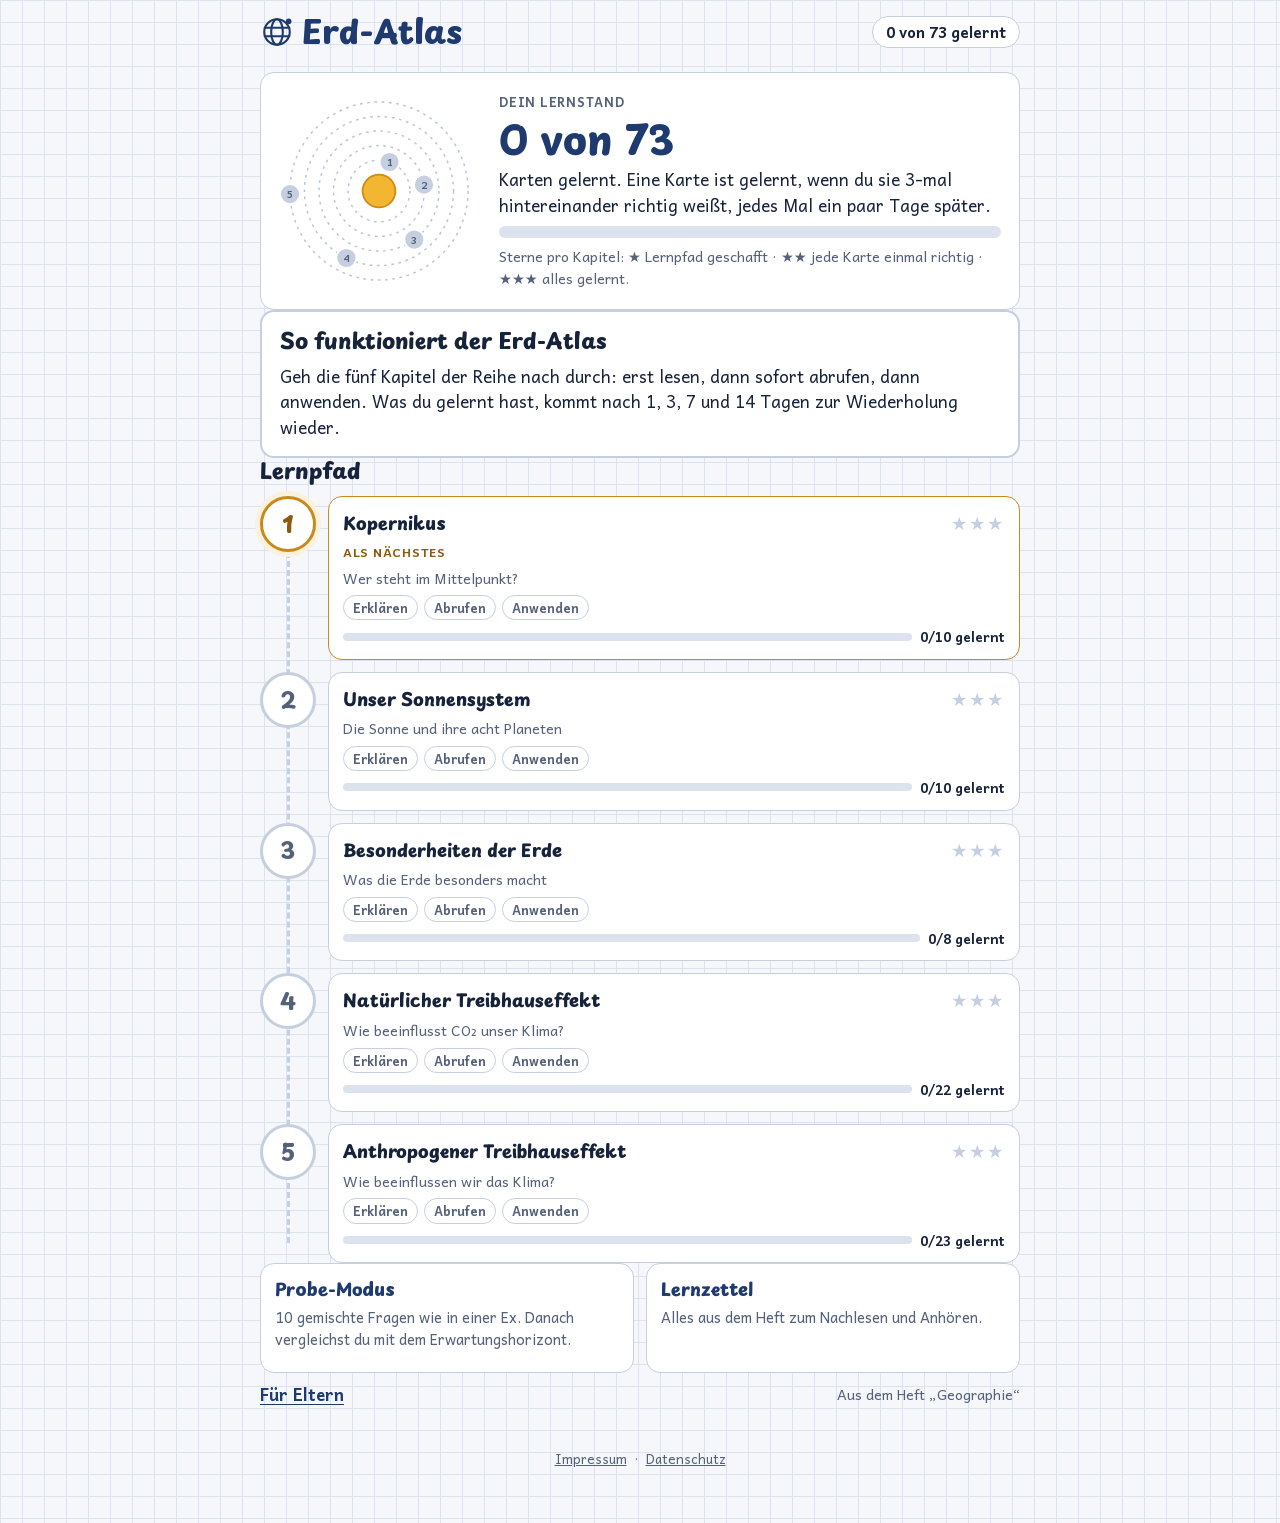
<file: 2026-11_Geographie-Erde-Sonnensystem-Klima/index.html>
<!doctype html>
<html lang="de">
<meta charset="utf-8">
<meta name="robots" content="noindex, nofollow">
<meta name="apple-mobile-web-app-capable" content="yes">
<meta name="mobile-web-app-capable" content="yes">
<meta name="apple-mobile-web-app-title" content="Lernzentrale">
<meta name="apple-mobile-web-app-status-bar-style" content="default">
<link rel="apple-touch-icon" href="/lernzentrale/icon.png">
<link rel="icon" href="/lernzentrale/icon.png">
<style>:root { padding-top: env(safe-area-inset-top, 0px); padding-bottom: env(safe-area-inset-bottom, 0px); }</style>
<title>Erd-Atlas</title>
<meta name="description" content="Geographie: Kopernikus, Sonnensystem, Besonderheiten der Erde und Treibhauseffekt.">

<meta charset="utf-8">
<meta name="viewport" content="width=device-width, initial-scale=1, viewport-fit=cover">
<meta name="claude:viewport-fit-sides" content="cover">
<link rel="stylesheet" href="../fonts/fonts.css">
<style>
  /* Layout: one calm learning path on squared paper, night blue and ochre like an old atlas; diagrams are drawn inline as SVG */
  :root {
    --paper: #f5f7fb;
    --sheet: #ffffff;
    --rule: #dde3ee;
    --line: #c5cfdf;
    --ink: #17223b;
    --ink-soft: #55617a;
    --pen: #1e3a6e;
    --on-pen: #ffffff;
    --ocker: #c98a1b;
    --ocker-ink: #8a5a10;
    --ocker-bg: #fbf1dc;
    --good: #23824f;
    --good-bg: #e2f4e9;
    --almost: #8a5a00;
    --almost-bg: #fdf1d3;
    --bad: #b8460f;
    --bad-bg: #fde9dd;
    --sky: #eaf1fa;
    --ground: #2f6f6a;
    --snow: #f4f9fc;
    --snow-edge: #9bb7cc;
    --cloud: #ffffff;
    --cloud-edge: #7d93b4;
    --gas: #1c1c1c;
    --sun: #f2b632;
    --sun-edge: #d48a10;
    --kurz: #e07b12;
    --lang: #c4372c;
    --sunray: #e8c21e;
    --tree: #6b4a2b;
    --leaf: #5f8f3a;
    --orbit: #b9c4d8;
    --c-co2: #c4372c;
    --c-ch4: #2f5fb3;
    --c-n2o: #2f7d4a;
    --c-f: #7a4fb0;
    --f-hand: 'Playpen Sans', 'Chalkboard SE', 'Comic Sans MS', cursive;
    --f-body: 'Andika', 'Avenir Next', 'Segoe UI', system-ui, sans-serif;
    --radius: 14px;
  }
  @media (prefers-color-scheme: dark) {
    :root:not([data-theme="light"]) {
      --paper: #0b1222;
      --sheet: #121b30;
      --rule: #162038;
      --line: #2a3a58;
      --ink: #e7ecf6;
      --ink-soft: #a3afc6;
      --pen: #9db8f0;
      --on-pen: #0b1222;
      --ocker: #e0a94a;
      --ocker-ink: #f0c27a;
      --ocker-bg: #3a2c12;
      --good: #68d39a;
      --good-bg: #16392a;
      --almost: #f3c35b;
      --almost-bg: #3d3115;
      --bad: #ffa477;
      --bad-bg: #44261a;
      --sky: #0f1a30;
      --ground: #3f8f88;
      --snow: #dfe9f2;
      --snow-edge: #8fb0c8;
      --cloud: #2a3a58;
      --cloud-edge: #9db8f0;
      --gas: #e7ecf6;
      --sun: #f5c24a;
      --sun-edge: #ffd77a;
      --kurz: #f5a54a;
      --lang: #ff7a6e;
      --sunray: #f3d64a;
      --tree: #b08a63;
      --leaf: #86b85c;
      --orbit: #3a4a6a;
      --c-co2: #ff7a6e;
      --c-ch4: #82a8ff;
      --c-n2o: #6fd39a;
      --c-f: #c3a1f0;
      color-scheme: dark;
    }
  }
  :root[data-theme="dark"] {
    --paper: #0b1222;
    --sheet: #121b30;
    --rule: #162038;
    --line: #2a3a58;
    --ink: #e7ecf6;
    --ink-soft: #a3afc6;
    --pen: #9db8f0;
    --on-pen: #0b1222;
    --ocker: #e0a94a;
    --ocker-ink: #f0c27a;
    --ocker-bg: #3a2c12;
    --good: #68d39a;
    --good-bg: #16392a;
    --almost: #f3c35b;
    --almost-bg: #3d3115;
    --bad: #ffa477;
    --bad-bg: #44261a;
    --sky: #0f1a30;
    --ground: #3f8f88;
    --snow: #dfe9f2;
    --snow-edge: #8fb0c8;
    --cloud: #2a3a58;
    --cloud-edge: #9db8f0;
    --gas: #e7ecf6;
    --sun: #f5c24a;
    --sun-edge: #ffd77a;
    --kurz: #f5a54a;
    --lang: #ff7a6e;
    --sunray: #f3d64a;
    --tree: #b08a63;
    --leaf: #86b85c;
    --orbit: #3a4a6a;
    --c-co2: #ff7a6e;
    --c-ch4: #82a8ff;
    --c-n2o: #6fd39a;
    --c-f: #c3a1f0;
    color-scheme: dark;
  }

  *, *::before, *::after { box-sizing: border-box; }
  [hidden] { display: none !important; }
  body {
    margin: 0;
    background-color: var(--paper);
    background-image: linear-gradient(var(--rule) 1px, transparent 1px), linear-gradient(90deg, var(--rule) 1px, transparent 1px);
    background-size: 22px 22px;
    color: var(--ink);
    font: 400 17px/1.5 var(--f-body);
    -webkit-tap-highlight-color: transparent;
    padding-left: max(16px, env(safe-area-inset-left, 0px));
    padding-right: max(16px, env(safe-area-inset-right, 0px));
  }
  button, input, textarea { font: inherit; color: inherit; }
  button:focus-visible, input:focus-visible, textarea:focus-visible, a:focus-visible { outline: 3px solid var(--pen); outline-offset: 2px; }
  .wrap { max-width: 760px; margin: 0 auto; padding-block: 10px 48px; display: flex; flex-direction: column; gap: 18px; }

  header.top { display: flex; align-items: center; justify-content: space-between; gap: 12px; flex-wrap: wrap; }
  .hublink { align-self: flex-start; display: inline-flex; align-items: center; min-height: 36px; color: var(--pen); font-weight: 700; text-decoration: none; margin-bottom: -10px; }
  .brand { display: inline-flex; align-items: center; gap: 8px; font: 800 clamp(1.45rem, 5vw, 2rem)/1.1 var(--f-hand); color: var(--pen); background: none; border: 0; padding: 0; min-height: 44px; cursor: pointer; text-align: left; }
  .brand svg { width: 34px; height: 34px; flex: none; }
  .pill { font: 700 .95rem/1 var(--f-body); padding: .5em .85em; border-radius: 999px; background: var(--sheet); border: 1.5px solid var(--line); font-variant-numeric: tabular-nums; white-space: nowrap; }
  .pill.due { border-color: var(--ocker); background: var(--ocker-bg); color: var(--ocker-ink); }

  h2 { font: 800 1.35rem/1.2 var(--f-hand); margin: 0; color: var(--ink); text-wrap: balance; }
  h3 { font: 800 1.1rem/1.25 var(--f-hand); margin: 0; }
  p { margin: 0; }
  .muted { color: var(--ink-soft); }
  .small { font-size: .9rem; }
  .label { font-size: .8rem; font-weight: 700; letter-spacing: .06em; text-transform: uppercase; color: var(--ink-soft); }

  .sheet { background: var(--sheet); border: 1.5px solid var(--line); border-radius: var(--radius); padding: 18px; min-width: 0; }
  .stack { display: flex; flex-direction: column; gap: 12px; }
  .row { display: flex; gap: 10px; flex-wrap: wrap; align-items: center; }
  .spread { justify-content: space-between; }
  .center { justify-content: center; }

  .btn { display: inline-flex; align-items: center; justify-content: center; gap: 8px; min-height: 52px; padding: 0 22px; border-radius: 12px; border: 2px solid var(--pen); background: var(--pen); color: var(--on-pen); font-weight: 700; font-size: 1.05rem; cursor: pointer; text-align: center; }
  .btn.ghost { background: var(--sheet); color: var(--pen); }
  .btn.small { min-height: 48px; padding: 0 14px; font-size: .95rem; }
  .btn svg { width: 20px; height: 20px; flex: none; }
  .btn[disabled] { opacity: .45; cursor: default; }
  .linkbtn { background: none; border: 0; color: var(--pen); font-weight: 700; padding: 8px 0; min-height: 44px; cursor: pointer; text-decoration: underline; text-underline-offset: 3px; }
  .iconbtn { width: 48px; height: 48px; flex: none; border-radius: 50%; border: 1.5px solid var(--line); background: var(--sheet); display: grid; place-items: center; cursor: pointer; color: var(--ink); }
  .iconbtn svg { width: 20px; height: 20px; }
  .speak { display: flex; flex-wrap: wrap; align-items: center; gap: 4px 12px; }
  .speak .hint { font-size: .82rem; color: var(--ink-soft); }

  /* Home */
  .hero { display: grid; grid-template-columns: minmax(0, 200px) minmax(0, 1fr); gap: 20px; align-items: center; }
  .orbitmap { width: 100%; height: auto; display: block; }
  .count { font: 800 clamp(1.9rem, 7vw, 2.5rem)/1 var(--f-hand); color: var(--pen); font-variant-numeric: tabular-nums; }
  .bar { height: 12px; border-radius: 99px; background: var(--rule); overflow: hidden; }
  .bar > span { display: block; height: 100%; background: var(--pen); border-radius: 99px; transition: width .4s; }
  .bar.thin { height: 8px; }
  .bar.ocker > span { background: var(--ocker); }
  .today { border: 2px solid var(--ocker); background: var(--ocker-bg); border-radius: var(--radius); padding: 16px 18px; display: flex; flex-direction: column; gap: 10px; }
  .today h2 { color: var(--ocker-ink); }
  .today.calm { border-color: var(--line); background: var(--sheet); }
  .today.calm h2 { color: var(--ink); }
  .forecast { display: flex; flex-wrap: wrap; gap: 6px; }
  .forecast span { font-size: .85rem; padding: 3px 10px; border-radius: 99px; border: 1.5px solid var(--line); background: var(--sheet); font-variant-numeric: tabular-nums; }

  .path { list-style: none; margin: 0; padding: 0; display: flex; flex-direction: column; gap: 12px; position: relative; }
  .path::before { content: ''; position: absolute; left: 27px; top: 20px; bottom: 20px; border-left: 3px dashed var(--line); }
  .station { position: relative; display: grid; grid-template-columns: 56px minmax(0, 1fr); gap: 12px; align-items: start; width: 100%; text-align: left; background: none; border: 0; padding: 0; cursor: pointer; }
  .station .num { width: 56px; height: 56px; border-radius: 50%; display: grid; place-items: center; font: 800 1.4rem/1 var(--f-hand); background: var(--sheet); border: 3px solid var(--line); color: var(--ink-soft); z-index: 1; }
  .station.started .num { border-color: var(--pen); color: var(--pen); }
  .station.complete .num { background: var(--pen); border-color: var(--pen); color: var(--on-pen); }
  .station.next .num { border-color: var(--ocker); color: var(--ocker-ink); box-shadow: 0 0 0 5px var(--ocker-bg); }
  .station .card { background: var(--sheet); border: 1.5px solid var(--line); border-radius: var(--radius); padding: 12px 14px; display: flex; flex-direction: column; gap: 6px; min-width: 0; }
  .station.next .card { border-color: var(--ocker); }
  .station:active .card { transform: scale(.99); }
  .station .card .top { display: flex; justify-content: space-between; align-items: baseline; gap: 8px; flex-wrap: wrap; }
  .stars { color: var(--ocker); letter-spacing: .08em; white-space: nowrap; font-size: 1.15rem; }
  .stars .off { color: var(--line); }
  .steps { display: flex; flex-wrap: wrap; gap: 6px; }
  .steps span { font-size: .8rem; font-weight: 700; padding: 2px 9px; border-radius: 99px; border: 1.5px solid var(--line); color: var(--ink-soft); }
  .steps span.on { border-color: var(--good); color: var(--good); background: var(--good-bg); }
  .mini { display: flex; align-items: center; gap: 8px; font-size: .85rem; font-weight: 700; font-variant-numeric: tabular-nums; }
  .mini .bar { flex: 1; }
  .nexttag { font-size: .78rem; font-weight: 800; color: var(--ocker-ink); text-transform: uppercase; letter-spacing: .06em; }

  .tiles { display: grid; grid-template-columns: repeat(2, minmax(0, 1fr)); gap: 12px; }
  .tile { text-align: left; background: var(--sheet); border: 1.5px solid var(--line); border-radius: var(--radius); padding: 14px; display: flex; flex-direction: column; gap: 6px; cursor: pointer; min-height: 110px; min-width: 0; }
  .tile:active { transform: scale(.98); }
  .tile h3 { color: var(--pen); }
  .tile p { font-size: .92rem; color: var(--ink-soft); }

  /* Chapter */
  .stepcard { display: grid; grid-template-columns: 44px minmax(0, 1fr); gap: 12px; align-items: start; }
  .stepcard .dot { width: 44px; height: 44px; border-radius: 50%; display: grid; place-items: center; font-weight: 800; border: 2.5px solid var(--line); background: var(--sheet); color: var(--ink-soft); }
  .stepcard.on .dot { border-color: var(--good); background: var(--good); color: var(--on-pen); }
  .stepcard .stack { gap: 8px; }

  /* Learning card */
  .notes ul, .notes ol { margin: 0; padding-left: 1.3em; display: flex; flex-direction: column; gap: 4px; }
  .merk { border: 2.5px solid var(--ocker); background: var(--ocker-bg); border-radius: 10px; padding: 10px 14px; font: 600 1.05rem/1.45 var(--f-hand); }
  .merk .label { display: block; color: var(--ocker-ink); font-family: var(--f-body); }
  .merkpick { display: grid; gap: 8px; }
  .merkpick button { text-align: left; border: 2px solid var(--line); background: var(--sheet); border-radius: 10px; padding: 10px 14px; font: 600 1.02rem/1.45 var(--f-hand); cursor: pointer; min-height: 52px; }
  .merkpick button[aria-pressed="true"] { border-color: var(--ocker); background: var(--ocker-bg); }
  .merkpick b { color: var(--ocker-ink); font-size: 1.15em; }
  .muster { border: 2px dashed var(--ocker); background: color-mix(in srgb, var(--ocker-bg) 60%, var(--sheet)); border-radius: 10px; padding: 10px 14px; display: flex; flex-direction: column; gap: 6px; }
  .muster > .label { color: var(--ocker-ink); }
  .task { border-left: 4px solid var(--pen); padding: 4px 0 4px 12px; font-weight: 700; }
  .facts { margin: 0; display: grid; grid-template-columns: auto minmax(0, 1fr); gap: 4px 12px; }
  .facts dt { font-weight: 700; }
  .facts dd { margin: 0; overflow-wrap: anywhere; }
  .pair { display: grid; grid-template-columns: repeat(2, minmax(0, 1fr)); gap: 12px; }
  .pair figure { margin: 0; display: flex; flex-direction: column; align-items: stretch; gap: 6px; text-align: center; border: 1.5px solid var(--line); border-radius: 12px; padding: 10px; }
  .pair figcaption { font-weight: 700; }
  .timeline { list-style: none; margin: 0; padding: 0; display: flex; flex-direction: column; gap: 0; }
  .timeline li { display: grid; grid-template-columns: 52px minmax(0, 1fr); gap: 10px; align-items: stretch; }
  .timeline li b { font: 800 1rem/1.4 var(--f-hand); color: var(--ocker-ink); text-align: right; padding-top: 6px; }
  .timeline li span { border-left: 3px solid var(--ocker); padding: 6px 0 6px 12px; }
  .temps { display: grid; grid-template-columns: repeat(2, minmax(0, 1fr)); gap: 10px; }
  .temps div { border: 1.5px solid var(--line); border-radius: 12px; padding: 10px 12px; text-align: center; }
  .temps b { display: block; font: 800 1.8rem/1.1 var(--f-hand); color: var(--pen); }
  .gascards { display: grid; grid-template-columns: repeat(auto-fill, minmax(min(100%, 260px), 1fr)); gap: 10px; }
  .gascard { border: 1.5px solid var(--line); border-top: 5px solid var(--c); border-radius: 12px; padding: 12px; display: flex; flex-direction: column; gap: 4px; min-width: 0; }
  .gascard dl { margin: 0; display: grid; gap: 2px; }
  .gascard dt { font-size: .75rem; font-weight: 700; letter-spacing: .04em; text-transform: uppercase; color: var(--ink-soft); margin-top: 4px; }
  .gascard dd { margin: 0; overflow-wrap: anywhere; }
  .two-col { display: grid; grid-template-columns: repeat(2, minmax(0, 1fr)); gap: 12px; }
  .toc { display: flex; flex-wrap: wrap; gap: 8px; }
  .toc a { color: var(--pen); font-weight: 700; padding: 6px 12px; border: 1.5px solid var(--line); border-radius: 99px; text-decoration: none; background: var(--sheet); font-size: .92rem; }

  /* Diagrams */
  .fig { width: 100%; height: auto; display: block; }
  .figwrap { display: flex; flex-direction: column; gap: 6px; }
  .figcap { font-size: .85rem; color: var(--ink-soft); text-align: center; }
  .legend { list-style: none; margin: 0; padding: 0; display: flex; flex-wrap: wrap; gap: 6px 16px; }
  .legend li { display: inline-flex; align-items: center; gap: 8px; font-weight: 700; }
  .sw { display: inline-block; width: 34px; height: 0; border-top: 3px dotted var(--kurz); vertical-align: middle; flex: none; }
  .sw.lang { border-top: 3px dashed var(--lang); }
  .sw.gelb { border-top: 3px dashed var(--sunray); }
  .sw.dot { width: 9px; height: 9px; border: 0; border-radius: 50%; background: var(--gas); }
  .sw.line { border-top: 3px solid var(--c); }
  .m2 .sky { fill: var(--sky); }
  .m2 .ground { fill: var(--ground); }
  .m2 .snow { fill: var(--snow); stroke: var(--snow-edge); stroke-width: 1.5; }
  .m2 .cloud { fill: var(--cloud); stroke: var(--cloud-edge); stroke-width: 2; stroke-linejoin: round; }
  .m2 .gasdot { fill: var(--gas); }
  .m2 .sunbody { fill: var(--sun); stroke: var(--sun-edge); stroke-width: 2; }
  .m2 .ray { stroke: var(--sun-edge); stroke-width: 2.5; stroke-linecap: round; }
  .m2 .trunk { stroke: var(--tree); stroke-width: 5; stroke-linecap: round; fill: none; }
  .m2 .crown { fill: var(--leaf); opacity: .85; }
  .m2 .lbl { font: 600 12px var(--f-hand); fill: var(--ink); }
  .m2 .divider { stroke: var(--line); stroke-width: 2; }
  .arr line, .arr path { fill: none; stroke-width: 3; stroke-linecap: round; }
  .arr.kurz line { stroke: var(--kurz); stroke-dasharray: .5 6; stroke-width: 3.5; }
  .arr.kurz polygon { fill: var(--kurz); }
  .arr.lang line { stroke: var(--lang); stroke-dasharray: 8 6; }
  .arr.lang polygon { fill: var(--lang); }
  .arr.gelb line { stroke: var(--sunray); stroke-dasharray: 8 6; }
  .arr.gelb polygon { fill: var(--sunray); }
  .badge circle { fill: var(--sheet); stroke: var(--ink); stroke-width: 1.8; }
  .badge text { font: 800 13px var(--f-body); fill: var(--ink); text-anchor: middle; dominant-baseline: central; }
  .badge.ok circle { fill: var(--good); stroke: var(--good); }
  .badge.help circle { fill: var(--almost); stroke: var(--almost); }
  .badge.ok text, .badge.help text { fill: var(--on-pen); }
  .m2.has-sel .step:not(.sel) { opacity: .22; }
  .m2 .step.sel .badge circle { fill: var(--ocker); stroke: var(--ocker-ink); stroke-width: 3; animation: pulse 1.2s ease-in-out infinite; }
  .m2 .step.sel .badge text { fill: #1b1200; }
  @keyframes pulse { 50% { stroke-opacity: .3; } }
  .m3 .axis { stroke: var(--ink); stroke-width: 1.5; fill: none; }
  .m3 .grid { stroke: var(--rule); stroke-width: 1; }
  .m3 .tick { font: 600 11px var(--f-body); fill: var(--ink-soft); }
  .m3 .ttl { font: 700 12px var(--f-body); fill: var(--ink); }
  .m3 .curve { fill: none; stroke-width: 3; stroke-linejoin: round; stroke-linecap: round; }
  .m3 .band { fill: var(--ocker); opacity: .18; }
  .m3 .bandtxt { font: 700 11px var(--f-body); fill: var(--ocker-ink); }
  .kop .orbit { fill: none; stroke: var(--orbit); stroke-width: 1.5; stroke-dasharray: 4 4; }
  .kop text { font: 700 17px var(--f-body); fill: var(--ink); }
  .ss text { font: 700 12px var(--f-body); fill: var(--ink); }
  .ss .lbl { font: 600 12.5px var(--f-body); fill: var(--ink); text-anchor: middle; }
  .orbitmap .orbit { fill: none; stroke: var(--orbit); stroke-width: 1.6; stroke-dasharray: 3 5; }
  .orbitmap .st { stroke: var(--sheet); stroke-width: 2; }
  .orbitmap text { font: 800 11px var(--f-body); text-anchor: middle; dominant-baseline: central; }

  /* Quiz */
  .qbar { display: flex; align-items: center; gap: 12px; }
  .qbar .track { flex: 1; display: flex; gap: 4px; min-width: 0; }
  .qbar .track span { flex: 1; height: 10px; border-radius: 99px; background: var(--rule); }
  .qbar .track span.ok { background: var(--good); }
  .qbar .track span.almost { background: var(--almost); }
  .qbar .track span.no { background: var(--bad); }
  .qbar .track span.now { background: var(--pen); }
  .prompt { display: flex; flex-direction: column; align-items: center; gap: 12px; text-align: center; padding-block: 20px; }
  .prompt .fig { max-width: 520px; }
  .question { font: 600 clamp(1.12rem, 4.2vw, 1.4rem)/1.4 var(--f-hand); max-width: 38ch; text-wrap: balance; overflow-wrap: anywhere; }
  .options { display: grid; gap: 10px; }
  .options.two { grid-template-columns: repeat(2, minmax(0, 1fr)); }
  .opt { min-height: 58px; text-align: left; padding: 12px 16px; border-radius: 12px; border: 2px solid var(--line); background: var(--sheet); cursor: pointer; font-size: 1.04rem; line-height: 1.35; display: flex; align-items: center; gap: 12px; overflow-wrap: anywhere; min-width: 0; }
  .options.two .opt { justify-content: center; text-align: center; font-weight: 700; }
  .opt.pic { flex-direction: column; padding: 8px; }
  .opt.pic svg { max-width: 220px; }
  .opt:active { transform: scale(.98); }
  .opt .key { flex: none; width: 26px; height: 26px; border-radius: 50%; border: 1.5px solid var(--line); display: grid; place-items: center; font-size: .8rem; color: var(--ink-soft); }
  .options.two .key { display: none; }
  .opt.correct { border-color: var(--good); background: var(--good-bg); }
  .opt.wrong { border-color: var(--bad); background: var(--bad-bg); }
  .opt.chosen { border-color: var(--pen); border-width: 3px; }
  .opt.dim { opacity: .45; }
  .opt[disabled] { cursor: default; }
  .shake { animation: shake .35s; }
  @keyframes shake { 25% { transform: translateX(-6px); } 75% { transform: translateX(6px); } }
  .confask { border: 2px solid var(--pen); border-radius: var(--radius); padding: 14px 16px; display: flex; flex-direction: column; gap: 10px; background: var(--sheet); }
  .feedback { border-radius: var(--radius); padding: 16px 18px; display: flex; flex-direction: column; gap: 10px; border: 2px solid var(--good); background: var(--good-bg); min-width: 0; }
  .feedback.no { border-color: var(--bad); background: var(--bad-bg); }
  .feedback.almost { border-color: var(--almost); background: var(--almost-bg); }
  .feedback.info { border-color: var(--line); background: var(--sheet); }
  .feedback .verdict { font: 800 1.3rem/1.2 var(--f-hand); color: var(--good); }
  .feedback.no .verdict { color: var(--bad); }
  .feedback.almost .verdict { color: var(--almost); }
  .feedback.info .verdict { color: var(--pen); }
  .heft { margin: 0; padding: 10px 14px; border-left: 4px solid var(--pen); background: var(--sheet); border-radius: 0 10px 10px 0; font: 500 1rem/1.5 var(--f-hand); display: flex; flex-direction: column; gap: 2px; overflow-wrap: anywhere; }
  .heft .label { font-family: var(--f-body); }
  .when { font-size: .88rem; color: var(--ink-soft); }

  .tline { font: 500 1.12rem/2.4 var(--f-body); text-align: left; }
  .tin { min-height: 48px; min-width: 0; width: 100%; padding: 8px 14px; border-radius: 10px; border: 2px solid var(--line); background: var(--sheet); font-size: 1.12rem; }
  .tline .tin { width: auto; display: inline-block; min-width: 5ch; max-width: 100%; min-height: 44px; padding: 4px 10px; line-height: 1.3; vertical-align: middle; border-style: dashed; border-color: var(--pen); }
  .tin.ok { border: 2px solid var(--good); background: var(--good-bg); }
  .tin.no { border: 2px solid var(--bad); background: var(--bad-bg); }
  textarea.tin { min-height: 110px; resize: vertical; line-height: 1.45; }
  .reslist { list-style: none; margin: 0; padding: 0; display: flex; flex-direction: column; gap: 6px; }
  .reslist li { display: grid; grid-template-columns: 30px minmax(0, 1fr); gap: 8px; align-items: start; }
  .ok-t { color: var(--good); font-weight: 800; }
  .no-t { color: var(--bad); font-weight: 800; }
  .yours { border: 1.5px dashed var(--line); border-radius: 10px; padding: 8px 12px; white-space: pre-wrap; overflow-wrap: anywhere; }

  .chain { list-style: none; margin: 0; padding: 0; display: flex; flex-direction: column; gap: 8px; }
  .chain li { display: flex; gap: 10px; align-items: center; padding: 10px 12px; border-radius: 12px; border: 2px solid var(--good); background: var(--good-bg); }
  .chain li.help { border-color: var(--almost); background: var(--almost-bg); }
  .chain li.slot { border: 2px dashed var(--line); background: transparent; color: var(--ink-soft); }
  .chain li b { flex: none; width: 28px; height: 28px; border-radius: 50%; display: grid; place-items: center; background: var(--sheet); border: 1.5px solid var(--line); font-size: .9rem; }
  .bank { display: flex; flex-wrap: wrap; gap: 10px; }
  .term { min-height: 50px; padding: 8px 14px; border-radius: 10px; border: 2px solid var(--line); background: var(--sheet); cursor: pointer; font-weight: 700; text-align: left; overflow-wrap: anywhere; display: inline-flex; align-items: center; gap: 8px; max-width: 100%; }
  .term:active { transform: scale(.97); }
  .term.sel { border-color: var(--pen); border-width: 3px; background: color-mix(in srgb, var(--ocker) 18%, var(--sheet)); }
  .term[disabled] { opacity: .4; cursor: default; }
  .term svg { width: 30px; height: 30px; flex: none; }

  .answer { display: flex; gap: 10px; }
  .answer input { flex: 1; }
  .entries { display: flex; flex-wrap: wrap; gap: 8px; }
  .entry { display: inline-flex; align-items: center; gap: 4px; padding: 4px 4px 4px 12px; border-radius: 99px; border: 1.5px solid var(--line); background: var(--sheet); font-weight: 700; max-width: 100%; overflow-wrap: anywhere; }
  .entry button { width: 40px; height: 40px; border: 0; background: none; cursor: pointer; border-radius: 50%; color: var(--ink-soft); flex: none; display: grid; place-items: center; }
  .entry button svg { width: 16px; height: 16px; }

  .rate { display: grid; grid-template-columns: repeat(3, minmax(0, 1fr)); gap: 8px; }
  .rate button { min-height: 52px; border-radius: 12px; border: 2px solid var(--line); background: var(--sheet); font-weight: 700; cursor: pointer; padding: 6px; }
  .rate button[aria-pressed="true"].r-h { border-color: var(--good); background: var(--good-bg); }
  .rate button[aria-pressed="true"].r-t { border-color: var(--almost); background: var(--almost-bg); }
  .rate button[aria-pressed="true"].r-f { border-color: var(--bad); background: var(--bad-bg); }
  .checklist { list-style: none; margin: 0; padding: 0; display: flex; flex-direction: column; gap: 6px; }
  .checklist li { display: grid; grid-template-columns: 30px minmax(0, 1fr); gap: 8px; align-items: start; }
  .checklist .ic { width: 26px; height: 26px; border-radius: 50%; display: grid; place-items: center; font-weight: 800; border: 2px solid var(--line); font-size: .85rem; }
  .checklist .found .ic { border-color: var(--good); color: var(--good); }
  .critbtn { display: grid; grid-template-columns: 32px minmax(0, 1fr) auto; gap: 10px; align-items: center; text-align: left; width: 100%; min-height: 52px; padding: 8px 12px; border-radius: 12px; border: 2px solid var(--line); background: var(--sheet); cursor: pointer; }
  .critbtn .box { width: 28px; height: 28px; border-radius: 8px; border: 2px solid var(--line); display: grid; place-items: center; font-weight: 800; }
  .critbtn[aria-pressed="true"] { border-color: var(--good); background: var(--good-bg); }
  .critbtn[aria-pressed="true"] .box { border-color: var(--good); background: var(--good); color: var(--on-pen); }
  .critbtn small { color: var(--ink-soft); white-space: nowrap; }

  .zones { display: grid; grid-template-columns: repeat(2, minmax(0, 1fr)); gap: 10px; }
  .zone { min-height: 120px; padding: 10px; border-radius: 12px; border: 2px solid var(--line); border-top: 6px solid var(--c); background: var(--sheet); cursor: pointer; display: flex; flex-direction: column; gap: 6px; text-align: left; min-width: 0; }
  .zone.ready { outline: 3px solid var(--pen); outline-offset: 2px; }
  .zone h3 { font-size: 1rem; }
  .chipok { font-size: .86rem; font-weight: 700; padding: 4px 8px; border-radius: 8px; background: var(--good-bg); border: 2px solid var(--good); overflow-wrap: anywhere; }
  .chipok.help { border-color: var(--almost); background: var(--almost-bg); }

  /* Videos */
  .vcard { text-align: left; display: flex; gap: 14px; align-items: center; padding: 14px; border-radius: var(--radius); border: 1.5px solid var(--line); background: var(--sheet); cursor: pointer; min-height: 76px; width: 100%; }
  .vcard .play { width: 50px; height: 50px; border-radius: 50%; flex: none; display: grid; place-items: center; background: var(--ocker); color: #1b1200; }
  .vcard .play svg { width: 22px; height: 22px; }
  .vbox { position: relative; border-radius: 12px; overflow: hidden; background: #000; aspect-ratio: 16 / 9; }
  .vbox video { width: 100%; height: 100%; display: block; }
  .vph { border-radius: 12px; border: 2px dashed var(--line); aspect-ratio: 16 / 9; display: flex; flex-direction: column; align-items: center; justify-content: center; gap: 8px; text-align: center; padding: 16px; background: var(--sheet); }
  .vph b { font: 800 1.3rem/1.2 var(--f-hand); color: var(--pen); }
  .vbox, .vph { width: 100%; max-width: calc(70vh * 16 / 9); margin-inline: auto; }

  /* Parents */
  .tablewrap { overflow-x: auto; }
  table { border-collapse: collapse; width: 100%; font-size: .92rem; }
  th, td { text-align: left; padding: 7px 8px; border-bottom: 1px solid var(--line); vertical-align: top; }
  th { font-size: .75rem; letter-spacing: .06em; text-transform: uppercase; color: var(--ink-soft); }
  td.num { font-variant-numeric: tabular-nums; text-align: right; white-space: nowrap; }
  .lv { letter-spacing: .12em; color: var(--pen); white-space: nowrap; }
  .confirm { border: 2px solid var(--bad); background: var(--bad-bg); border-radius: 12px; padding: 14px; display: flex; flex-direction: column; gap: 10px; }
  .kpis { display: grid; grid-template-columns: repeat(2, minmax(0, 1fr)); gap: 8px; }
  .kpi { border: 1.5px solid var(--line); border-radius: 10px; padding: 8px 10px; }
  .kpi b { display: block; font: 800 1.4rem/1.1 var(--f-hand); font-variant-numeric: tabular-nums; }
  .kpi.alert { border-color: var(--bad); background: var(--bad-bg); }
  .note { border-left: 4px solid var(--ocker); padding: 6px 0 6px 12px; }

  .legal { text-align: center; font-size: .82rem; color: var(--ink-soft); padding-top: 8px; }
  .legal a { color: inherit; display: inline-block; padding: 6px 4px; }

  @media (max-width: 600px) {
    .hero { grid-template-columns: minmax(0, 1fr); justify-items: center; }
    .hero .orbitmap { max-width: 210px; }
    .hero .stats { width: 100%; }
    .sheet { padding: 14px; }
    .two-col { grid-template-columns: minmax(0, 1fr); }
  }
  @media (max-width: 400px) {
    .options.two { grid-template-columns: minmax(0, 1fr); }
    .rate { grid-template-columns: minmax(0, 1fr); }
    .zones { grid-template-columns: minmax(0, 1fr); }
    .zone { min-height: 70px; }
    .tiles { grid-template-columns: minmax(0, 1fr); }
  }
  @media (prefers-reduced-motion: reduce) {
    .bar > span { transition: none; }
    .m2 .step.sel .badge circle, .shake { animation: none; }
  }
</style>

<div class="wrap">
  <a class="hublink" id="hubLink" href="../" hidden>‹ Lernzentrale</a>
  <header class="top">
    <button class="brand" data-act="home" aria-label="Zur Startseite">
      <svg viewBox="0 0 32 32" fill="none" stroke="currentColor" stroke-width="2" stroke-linecap="round" aria-hidden="true"><circle cx="16" cy="16" r="12"/><ellipse cx="16" cy="16" rx="5.5" ry="12"/><path d="M4.5 12h23M4.5 20h23"/><circle cx="27" cy="6" r="2.6" fill="currentColor" stroke="none"/></svg>
      Erd-Atlas
    </button>
    <span class="pill" id="duePill"></span>
  </header>
  <main id="view" aria-live="polite"></main>
  <footer class="legal"><a href="https://breitec.de/#impressum" target="_blank" rel="noopener">Impressum</a> · <a href="../datenschutz.html">Datenschutz</a></footer>
</div>

<script>
  // ---------- Content: notebook pages word for word, only real typos corrected (see README) ----------
  const KOP = {
    head: 'Nikolaus Kopernikus – Der Mann, der die Sicht auf den Himmel veränderte',
    facts: [
      ['Geboren', '19. Februar 1473 in Thorn (heute Toruń, Polen)'],
      ['Gestorben', '24. Mai 1543 in Frauenburg (heute Frombork, Polen)'],
      ['Berufe', 'Astronom, Mathematiker, Gelehrter'],
      ['Hauptwerk', '„De revolutionibus orbium coelestium“ (erschien 1543, kurz vor seinem Tod)']
    ],
    idee: 'Kopernikus stellte die Sonne in das Zentrum des Planetensystems. Die Erde ist nur ein Planet – und bewegt sich um die Sonne. Außerdem dreht sich die Erde täglich um ihre eigene Achse.',
    alt: 'Die Erde steht im Mittelpunkt.',
    neu: 'Die Sonne steht im Mittelpunkt.',
    warum: ['Es veränderte das Verständnis vom Weltall.', 'Es war ein wichtiger Schritt in der modernen Wissenschaft.', 'Seine Idee beeinflusste spätere Astronomen und unser heutiges Bild vom Universum.'],
    weg: [['1473', 'Geburt in Thorn'], ['', 'Studium u. a. in Krakau, Bologna und Padua'], ['', 'Beobachtungen und Berechnungen über viele Jahre'], ['1543', 'Veröffentlichung seines Hauptwerks']],
    merk: 'Die Erde ist ein Planet – und sie ist nicht das Zentrum.'
  };
  const HEFT_WEG = `Sein Lebensweg – in kurz: ${KOP.weg.map(([y, t]) => `${y ? y + ' ' : ''}${t}`).join(' → ')}`;

  const SONNE = 'Neben der Erde umkreisen sieben weitere Planeten die Sonne. Diese steht im Zentrum unseres Sonnensystems und ist ein Fixstern. Die meisten Planeten besitzen ein oder mehrere Monde.';
  const MERKSAETZE = ['Mein Vater erklärt mir jeden Samstag unseren Nachthimmel.', 'Meine verrückte erwachsene Mama jagt jeden Samstag unseren Nachbarn'];
  const PLANETS = ['Merkur', 'Venus', 'Erde', 'Mars', 'Jupiter', 'Saturn', 'Uranus', 'Neptun'];
  const PLANET_LOOK = [['#9b9b9b', 6], ['#e3c68a', 9], ['#3f7fd6', 9.5], ['#cf5a3a', 7.5], ['#d9a066', 19], ['#e2c47c', 16], ['#86d3dc', 12], ['#4a6fd8', 12]];
  const HEFT_PLANETS = `Unser Sonnensystem, von der Sonne aus: ${PLANETS.join(', ')}.`;

  const BESONDERS = [
    'feste Oberfläche',
    'mittlere Temperatur von +15 °C',
    'einen Mond',
    'das Wasser bleibt in einem Kreislauf des Systems Erde.',
    'Atmosphäre mit Sauerstoff',
    'Treibhausgase in der Atmosphäre, welche einen Teil der Wärmestrahlung, die von der Erdoberfläche abgegeben wird, zurückhalten.',
    'Schutzfunktion der Atmosphäre: Sie schützt uns vor gefährlicher UV-Strahlung.',
    'der Schalenbau der Erde'
  ];
  const HEFT_BESONDERS = `Besonderheiten der Erde: ${BESONDERS.join(' · ')}`;

  const M1 = [
    'Der **Motor des Klimas** auf der Erde ist die **Sonne**. Sie brennt mit einer Temperatur von 5.500 °C und schickt ihre Energie in Form von **kurzwelliger Strahlung** Richtung Erde. Doch nicht alle Sonnenstrahlen erreichen ungehindert die Erdoberfläche. Die Hälfte wird von der **Atmosphäre** (insbesondere von Gasen und Wolken) „geschluckt“ (**absorbiert**) oder direkt in den Weltraum zurückgeworfen (**reflektiert**).',
    'Von den Sonnenstrahlen, die die Erdoberfläche erreichen, wird wiederum ein Teil direkt reflektiert und in den Weltraum zurückgeschickt. Wie viel Strahlung direkt reflektiert wird, hängt von der Beschaffenheit der Erdoberfläche ab. So reflektieren helle, mit Schnee bedeckte Flächen viel mehr Strahlung als dunkle Waldflächen. Der verbleibende Teil der kurzwelligen Sonnenstrahlen wird von der Erdoberfläche aufgenommen (absorbiert). Immer wenn ein Körper Strahlung aufnimmt, also **absorbiert**, erwärmt er sich. Einen Teil dieser aufgenommenen Energie strahlt die Erdoberfläche in Form von langwelliger Wärme-Strahlung wieder ab (**=Emission**). Diese langwellige Strahlung gelangt aber nicht wieder ungehindert aus der Atmosphäre in den Weltraum. In der Atmosphäre befinden sich die sogenannten **Treibhausgase** wie z.B. Wasserdampf, Kohlenstoffdioxid (CO₂), Methan und Lachgas. Sie stellen Hindernisse für die langwellige Strahlung dar. Diese Gase nehmen die Wärmestrahlung auf (Absorption) und geben sie in alle Richtungen ab – auch wieder zurück zur Erdoberfläche. Damit bleibt die Wärmestrahlung quasi „gefangen“ und die Erdoberfläche erwärmt sich. Dieser Prozess wird natürlicher Treibhauseffekt genannt.',
    'Der Treibhauseffekt ist ein natürlicher Prozess und ermöglicht uns das Leben auf der Erde mit einer angenehmen Durchschnittstemperatur von ca. 15 °C. Ohne diesen Effekt läge die Oberflächentemperatur der Erde gerade einmal bei -18 °C.'
  ];
  const M1_SONNE = 'M1: Der Motor des Klimas auf der Erde ist die Sonne. Sie brennt mit einer Temperatur von 5.500 °C und schickt ihre Energie in Form von kurzwelliger Strahlung Richtung Erde.';
  const M1_HAELFTE = 'M1: Die Hälfte wird von der Atmosphäre (insbesondere von Gasen und Wolken) „geschluckt“ (absorbiert) oder direkt in den Weltraum zurückgeworfen (reflektiert).';
  const M1_SCHNEE = 'M1: So reflektieren helle, mit Schnee bedeckte Flächen viel mehr Strahlung als dunkle Waldflächen.';
  const M1_EMISSION = 'M1: Einen Teil dieser aufgenommenen Energie strahlt die Erdoberfläche in Form von langwelliger Wärme-Strahlung wieder ab (=Emission).';
  const M1_GASE = 'M1: In der Atmosphäre befinden sich die sogenannten Treibhausgase wie z.B. Wasserdampf, Kohlenstoffdioxid (CO₂), Methan und Lachgas.';
  const M1_ABGEBEN = 'M1: Diese Gase nehmen die Wärmestrahlung auf (Absorption) und geben sie in alle Richtungen ab – auch wieder zurück zur Erdoberfläche.';
  const M1_TEMP = 'M1: … mit einer angenehmen Durchschnittstemperatur von ca. 15 °C. Ohne diesen Effekt läge die Oberflächentemperatur der Erde gerade einmal bei -18 °C.';
  const BEGRIFFE = [['Reflexion', 'Strahlung wird zurückgeworfen'], ['Absorption', 'Strahlung wird aufgenommen'], ['Emission', 'Strahlung wird abgegeben']];
  const STEPS = [
    'Sonne schickt kurzwellige Sonnenstrahlen Richtung Erde',
    'Strahlen werden von Wolken und Treibhausgasen teilweise reflektiert – zurück ins All geschickt.',
    'Kurzwellige Sonnenstrahlen werden teilweise direkt vom Boden reflektiert',
    'Boden absorbiert einen Teil der Strahlen (erwärmt sich dabei)',
    'wandelt sie in langwellige Wärmestrahlung um, gibt diese wieder ab (=Emission)',
    'Langwellige Strahlen werden wiederum von Wolken absorbiert und wieder Richtung Erde geschickt.',
    'Langwellige Strahlen werden von Gasen absorbiert und Richtung Erde geschickt.'
  ];
  // Short labels for the M2 tasks: built only from the notebook wording, nothing that contradicts it
  const STEP_SHORT = [
    'Die Sonne schickt kurzwellige Sonnenstrahlen Richtung Erde.',
    'Wolken werfen einen Teil der Sonnenstrahlen zurück ins All.',
    'Der Schnee am Boden reflektiert Sonnenstrahlen direkt.',
    'Der Boden absorbiert Strahlen und erwärmt sich dabei.',
    'Der Boden gibt langwellige Wärmestrahlung ab (Emission).',
    'Wolken absorbieren langwellige Strahlen und schicken sie wieder Richtung Erde.',
    'Treibhausgase absorbieren langwellige Strahlen und schicken sie Richtung Erde.'
  ];
  const LEGENDE_HEFT = ['kurzwellige Sonnenstrahlen', 'langwellige Sonnenstrahlen', 'Treibhausgase'];
  const DACH_TASK = 'Ein nachhaltiges Stadtquartier möchte sich auf eine gemeinsame Dachfarbe einigen. Welche Dachfarbe empfiehlst du der Stadtplanung? Begründe!';
  const DACH_MUSTER = 'Ich empfehle eine helle Dachfarbe, zum Beispiel Weiß. Begründung: Helle Flächen reflektieren viel mehr Strahlung als dunkle Flächen (wie Schnee im Vergleich zu dunklen Waldflächen in M1). Ein helles Dach nimmt deshalb weniger Strahlung auf (Absorption) und erwärmt sich weniger. So bleibt es in den Häusern und im Stadtquartier kühler.';

  const LUECKE = 'Treibhausgase absorbieren Wärme-Strahlung und geben sie zurück zur Erdoberfläche ab.';
  const A2_TASK = 'Beschreibe die Veränderung der Konzentration der Treibhausgase in den letzten 2000 Jahren.';
  const A2_HEFT = 'Von 0–1500 Jahre: konstant auf niedrigem Niveau. Extrem starker Anstieg ab der Industriellen Revolution. Heute: Doppelt so hohe Werte wie vor 2000 Jahren.';
  const A2_KERN = ['Von 0–1500 Jahre: konstant auf niedrigem Niveau.', 'Extrem starker Anstieg ab der Industriellen Revolution.'];
  const M3_TITLE = 'Atmosphärische Konzentration wichtiger Treibhausgase 0-2022';
  const M3_LINES = [['Kohlendioxid (CO₂)', '--c-co2'], ['Methan (CH₄)', '--c-ch4'], ['Distickstoffoxid (N₂O)', '--c-n2o']];
  const A3_TASK = 'Nenne die Quellen der anthropogen verursachten Treibhausgase und trage diese in die Tabelle ein.';
  const M4_COLS = ['Anteil des Treibhausgases an den jährlichen Treibhausgasemissionen', 'Zunahme der Konzentration seit Beginn der Industrialisierung', 'Anteil der Treibhausgase am Treibhauseffekt'];
  const GASES = [
    { id: 'co2', name: 'Kohlendioxid (CO₂)', c: '--c-co2', q: ['fossile Rohstoffe wie Kohle, Erdöl, Erdgas', 'Verkehr, Industrie, private Haushalte'], v: ['88 %', '+28 %', '64 %'] },
    { id: 'ch4', name: 'Methan (CH₄)', c: '--c-ch4', q: ['Fäulnisprozesse', 'Viehhaltung', 'Reisanbau'], v: ['6 %', '+146 %', '20 %'] },
    { id: 'n2o', name: 'Lachgas', c: '--c-n2o', q: ['verstärkte Düngung (→ Stickstoff)', 'Nylonproduktion und Verbrennung fossiler Rohstoffe'], v: ['4 %', '+13 %', '6 %'] },
    { id: 'f', name: 'F-Gase (Fluorierte Treibhausgase)', c: '--c-f', q: ['gezielt produziert und als Arbeitsmittel eingesetzt', 'als Kühlmittel in Klimaanlagen und Feuerlöschmittel'], v: ['1,7 %', '+13 %', '10 %'] }
  ];
  const GAS = Object.fromEntries(GASES.map(g => [g.id, g]));
  const gasHeft = g => `M4, ${g.name} – Anthropogene Quellen: ${g.q.join('; ')}`;
  const A4_TASK = 'Stelle den anthropogen verstärkten Treibhauseffekt in M2 (AB04a, rechte Seite) dar. a. Zeichne dazu den anthropogen verstärkten Treibhauseffekt ein. b. Ergänze die Legende mit den von dir zusätzlich verwendeten Symbolen.';
  const A4_HILFE = 'Erhöhe dazu die Anzahl der Treibhausgase in der Atmosphäre.';
  const A4_MUSTER = 'Zusätzliche Symbole in der Legende: viele zusätzliche schwarze Punkte = mehr Treibhausgase in der Atmosphäre; gelb gestrichelter Pfeil = kurzwellige Sonnenstrahlen; viele rote gestrichelte Pfeile zwischen Boden und Treibhausgasen = mehr Wärmestrahlung wird aufgenommen und wieder zur Erdoberfläche abgegeben.';
  const A5_TASK = 'Häufig wird der Treibhauseffekt mit einem Gewächshaus verglichen. Nenne möglichst viele Gemeinsamkeiten und Unterschiede.';
  const A5_GEMEINSAM = ['Sonnenstrahlen kommen hinein und erwärmen den Boden.', 'Die Wärme bleibt zum Teil „gefangen“.', 'Dadurch ist es wärmer, als es ohne wäre.'];
  const A5_UNTERSCHIED = ['Das Gewächshaus hat ein Dach und Wände aus Glas, die Erde hat stattdessen die Atmosphäre mit Treibhausgasen.', 'Das Glas hält vor allem die warme Luft fest. In der Atmosphäre nehmen Treibhausgase die Wärmestrahlung auf und geben sie in alle Richtungen ab.', 'Die Atmosphäre hat kein Dach.', 'Ein Gewächshaus bauen Menschen, der Treibhauseffekt ist ein natürlicher Prozess.'];
  const A5_MUSTER = `Gemeinsamkeiten: ${A5_GEMEINSAM.join(' ')} Unterschiede: ${A5_UNTERSCHIED.join(' ')}`;
  const TEUFEL_TASK = 'Das Schmelzen von Eis- und Schneemassen an den Polen ist ein Teufelskreis, da es sich selbst immer weiter verstärkt. Erkläre.';
  const TEUFEL_MUSTER = 'Es wird wärmer, deshalb schmelzen Eis und Schnee. Darunter kommen dunklerer Boden oder dunkles Meer zum Vorschein. Dunkle Flächen reflektieren weniger Strahlung als helle Schneeflächen und nehmen mehr Strahlung auf (Absorption). Dadurch erwärmt sich die Erde noch mehr, und noch mehr Eis und Schnee schmelzen. Der Vorgang verstärkt sich also selbst.';

  // ---------- Chapters (learning path) ----------
  const CHAPTERS = [
    { n: 1, title: 'Kopernikus', sub: 'Wer steht im Mittelpunkt?', video: 'v1' },
    { n: 2, title: 'Unser Sonnensystem', sub: 'Die Sonne und ihre acht Planeten', video: 'v2' },
    { n: 3, title: 'Besonderheiten der Erde', sub: 'Was die Erde besonders macht', video: null },
    { n: 4, title: 'Natürlicher Treibhauseffekt', sub: 'Wie beeinflusst CO₂ unser Klima?', video: 'v3' },
    { n: 5, title: 'Anthropogener Treibhauseffekt', sub: 'Wie beeinflussen wir das Klima?', video: 'v4' }
  ];
  const CHAP = Object.fromEntries(CHAPTERS.map(c => [c.n, c]));

  const VIDEOS = [
    { id: 'v1', ch: 1, file: 'v1-kopernikus', title: 'Wer steht im Mittelpunkt?', pre: { q: 'In welchem Jahr wurde Kopernikus geboren?', options: ['1066', '1473', '1789', '1945'], correct: 1 } },
    { id: 'v2', ch: 2, file: 'v2-sonnensystem', title: 'Unser Sonnensystem und die Besonderheiten der Erde', pre: { q: 'Wie viele Planeten kreisen um unsere Sonne?', options: ['6', '8', '9', '12'], correct: 1 } },
    { id: 'v3', ch: 4, file: 'v3-treibhauseffekt', title: 'Der natürliche Treibhauseffekt', pre: { q: 'Wie kalt wäre es auf der Erde ohne den Treibhauseffekt?', options: ['+15 °C', '0 °C', '-18 °C', '-50 °C'], correct: 2 } },
    { id: 'v4', ch: 5, file: 'v4-anthropogen', title: 'Wie wir den Treibhauseffekt verstärken', pre: { q: 'Seit wann steigen die Treibhausgase extrem stark an?', options: ['seit 2000 Jahren', 'seit dem Jahr 1000', 'ab der Industriellen Revolution', 'erst seit 2020'], correct: 2 } }
  ];
  const VID = Object.fromEntries(VIDEOS.map(v => [v.id, v]));

  // ---------- Cards (Leitner + spaced repetition) ----------
  const CARDS = [];
  const add = c => CARDS.push(c);
  const shuffle = a => {
    a = a.slice();
    for (let i = a.length - 1; i > 0; i--) {
      const j = Math.floor(Math.random() * (i + 1));
      [a[i], a[j]] = [a[j], a[i]];
    }
    return a;
  };
  const pick = a => a[Math.floor(Math.random() * a.length)];

  // Chapter 1: Kopernikus (only core data is asked: 1473, 1543, Thorn, idea, Merksatz)
  add({ id: 'k1-geb', ch: 1, type: 'type', title: 'Geburtsjahr von Kopernikus', prompt: 'In welchem Jahr wurde Nikolaus Kopernikus geboren?', fields: [{ num: 1473 }], solution: '1473', heft: `Geboren: ${KOP.facts[0][1]}` });
  add({ id: 'k1-ort', ch: 1, type: 'type', title: 'Geburtsort von Kopernikus', prompt: 'In welcher Stadt wurde Kopernikus geboren?', fields: [{ acc: ['thorn', 'torun'] }], solution: 'in Thorn (heute Toruń, Polen)', heft: `Geboren: ${KOP.facts[0][1]}` });
  add({ id: 'k1-1543', ch: 1, type: 'type', title: 'Jahr des Hauptwerks', prompt: 'In welchem Jahr erschien sein Hauptwerk, kurz vor seinem Tod?', fields: [{ num: 1543 }], solution: '1543', heft: HEFT_WEG });
  add({ id: 'k1-idee', ch: 1, type: 'self', title: 'Die große Idee von Kopernikus', prompt: 'Was war die große Idee von Kopernikus? Schreib sie in deinen eigenen Worten auf.', model: KOP.idee, modelLabel: 'Im Heft: Seine große Idee',
    checks: [{ t: 'Die Sonne steht im Zentrum.', k: ['sonne'] }, { t: 'Die Erde ist nur ein Planet und bewegt sich um die Sonne.', k: ['planet', 'um die sonne', 'bewegt', 'kreist'] }, { t: 'Die Erde dreht sich täglich um ihre eigene Achse.', k: ['achse'] }] });
  add({ id: 'k1-merk', ch: 1, type: 'type', title: 'Merksatz Kopernikus', prompt: 'Ergänze den Merksatz.', tpl: 'Die Erde ist ein Planet – und sie ist nicht das {0}.', fields: [{ acc: ['zentrum', 'mittelpunkt'] }], solution: 'Zentrum', heft: `Merksatz: ${KOP.merk}` });
  add({ id: 'k1-bild', ch: 1, type: 'mc', title: 'Bild: die Idee von Kopernikus', heft: `${KOP.idee} Die alte Vorstellung: ${KOP.alt}`,
    mk: () => { const o = shuffle(['neu', 'alt']); return { prompt: 'Welches Bild zeigt die Idee von Kopernikus?', options: o.map(k => kopSVG(k, false)), html: true, names: o.map(k => k === 'neu' ? 'Sonne im Zentrum' : 'Erde im Mittelpunkt'), correct: o.indexOf('neu'), two: true }; } });
  add({ id: 'k1-weg', ch: 1, type: 'order', title: 'Lebensweg ordnen', prompt: 'Bring den Lebensweg von Kopernikus in die richtige Reihenfolge.', items: ['Geburt in Thorn', 'Studium', 'Beobachtungen und Berechnungen über viele Jahre', 'Veröffentlichung seines Hauptwerks'], heft: HEFT_WEG });
  add({ id: 'k1-freund', ch: 1, type: 'mc', title: 'Anwenden: Kreist die Sonne um die Erde?', heft: `${KOP.idee} Merksatz: ${KOP.merk}`,
    prompt: 'Jemand sagt: „Die Sonne kreist um die Erde. Die Erde steht in der Mitte.“ Was hätte Kopernikus geantwortet?', right: 'Nein. Die Sonne steht im Zentrum, die Erde bewegt sich um die Sonne.', wrongs: ['Stimmt genau. Die Erde ist das Zentrum.', 'Nein. Der Mond steht im Zentrum.', 'Nein. Die Erde steht still, nur der Mond bewegt sich.'] });
  add({ id: 'v1-a', ch: 1, video: 'v1', type: 'mc', title: 'Video 1: die alte Vorstellung', heft: `Die alte Vorstellung: ${KOP.alt}`,
    prompt: 'Was glaubten die Menschen lange, bevor Kopernikus kam?', right: 'Die Erde steht im Mittelpunkt, und alles kreist um sie.', wrongs: ['Die Sonne steht im Mittelpunkt.', 'Alle Planeten stehen still.', 'Der Mond steht im Mittelpunkt.'] });
  add({ id: 'v1-b', ch: 1, video: 'v1', type: 'mc', title: 'Video 1: die Erde dreht sich', heft: 'Außerdem dreht sich die Erde täglich um ihre eigene Achse.',
    prompt: 'Was macht die Erde laut Kopernikus außerdem jeden Tag?', right: 'Sie dreht sich um ihre eigene Achse.', wrongs: ['Sie bleibt ganz still stehen.', 'Sie wechselt ihren Platz mit dem Mond.', 'Sie wird ein kleines bisschen größer.'] });

  // Chapter 2: solar system
  add({ id: 'k2-anzahl', ch: 2, type: 'type', title: 'Anzahl der Planeten', prompt: 'Wie viele Planeten umkreisen die Sonne? Zähl die Erde mit.', fields: [{ num: 8 }], solution: '8: die Erde und sieben weitere Planeten', heft: SONNE });
  add({ id: 'k2-zentrum', ch: 2, type: 'type', title: 'Zentrum des Sonnensystems', prompt: 'Was steht im Zentrum unseres Sonnensystems?', fields: [{ acc: ['sonne'] }], solution: 'die Sonne', heft: SONNE });
  add({ id: 'k2-fix', ch: 2, type: 'type', title: 'Die Sonne ist ein Fixstern', prompt: 'Ergänze den Satz aus deinem Heft.', tpl: 'Die Sonne steht im Zentrum unseres Sonnensystems und ist ein {0}.', fields: [{ acc: ['fixstern'] }], solution: 'Fixstern', heft: SONNE });
  add({ id: 'k2-monde', ch: 2, type: 'mc', title: 'Monde der Planeten', heft: SONNE, prompt: 'Was besitzen die meisten Planeten?', right: 'ein oder mehrere Monde', wrongs: ['keinen Mond', 'eine Atmosphäre mit Sauerstoff', 'eine eigene Sonne'] });
  add({ id: 'k2-order', ch: 2, type: 'order', planets: true, title: 'Planeten in der richtigen Reihenfolge', prompt: 'Tippe die Planeten in der richtigen Reihenfolge an, von der Sonne aus.', items: PLANETS, heft: HEFT_PLANETS });
  add({ id: 'k2-merk', ch: 2, type: 'recall', ordered: true, title: 'Planeten mit dem Merksatz aufschreiben', prompt: 'Schreib die acht Planeten der Reihe nach auf. Der Merksatz hilft dir.', merk: true, heft: HEFT_PLANETS,
    items: PLANETS.map(p => ({ name: p, syn: [norm(p)] })) });
  add({ id: 'k2-nach', ch: 2, type: 'mc', title: 'Welcher Planet kommt danach?', heft: HEFT_PLANETS,
    mk: () => { const i = Math.floor(Math.random() * 7); const o = shuffle([PLANETS[i + 1], ...shuffle(PLANETS.filter((_, j) => j !== i + 1 && j !== i)).slice(0, 3)]); return { prompt: `Welcher Planet kommt von der Sonne aus direkt nach ${PLANETS[i]}?`, options: o, correct: o.indexOf(PLANETS[i + 1]), two: true, right: PLANETS[i + 1] }; } });
  add({ id: 'k2-platz', ch: 2, type: 'type', title: 'Platz der Erde', prompt: 'Der wievielte Planet von der Sonne aus ist die Erde?', fields: [{ num: 3, unit: '.' }], solution: 'der 3. Planet: Merkur, Venus, Erde', heft: HEFT_PLANETS });
  add({ id: 'v2-a', ch: 2, video: 'v2', type: 'mc', title: 'Video 2: sieben weitere Planeten', heft: SONNE, prompt: 'Wie viele weitere Planeten umkreisen neben der Erde die Sonne?', options: ['6', '7', '8', '9'], correct: 1, two: true, fixed: true });
  add({ id: 'v2-b', ch: 2, video: 'v2', type: 'mc', title: 'Video 2: eine Besonderheit der Erde', heft: HEFT_BESONDERS, prompt: 'Was ist eine Besonderheit der Erde?', right: 'Sie hat eine mittlere Temperatur von +15 °C.', wrongs: ['Sie ist der größte Planet.', 'Sie hat keinen Mond.', 'Sie steht im Zentrum des Sonnensystems.'] });

  // Chapter 3: what makes the Earth special
  add({ id: 'k3-liste', ch: 3, type: 'recall', title: 'Besonderheiten der Erde aufzählen', prompt: 'Schreib alle 8 Besonderheiten der Erde auf, die in deinem Heft stehen.', heft: HEFT_BESONDERS,
    items: [
      { name: 'feste Oberfläche', syn: ['feste oberflaeche', 'fester boden', 'festen boden', 'oberflaeche'] },
      { name: 'mittlere Temperatur von +15 °C', syn: ['15', 'mittlere temperatur', 'temperatur', 'fuenfzehn grad', 'angenehme temperatur'] },
      { name: 'einen Mond', syn: ['einen mond', 'ein mond', '1 mond', 'mond'] },
      { name: 'Wasserkreislauf (das Wasser bleibt in einem Kreislauf)', syn: ['wasserkreislauf', 'kreislauf', 'wasser'] },
      { name: 'Atmosphäre mit Sauerstoff', syn: ['sauerstoff', 'atemluft', 'luft zum atmen'] },
      { name: 'Treibhausgase in der Atmosphäre', syn: ['treibhausgase', 'treibhausgas', 'treibhauseffekt', 'waermestrahlung'] },
      { name: 'Schutzfunktion der Atmosphäre (vor UV-Strahlung)', syn: ['uv', 'uv strahlung', 'schutzfunktion', 'schutz', 'schuetzt', 'ozon'] },
      { name: 'Schalenbau der Erde', syn: ['schalenbau', 'schalen', 'schale', 'schalenaufbau'] }
    ],
    hints: [{ syn: ['atmosphaere', 'luft'], text: 'Zur Atmosphäre stehen drei Punkte im Heft. Schreib genauer, was du meinst: Sauerstoff? Treibhausgase? Schutz?' }] });
  add({ id: 'k3-temp', ch: 3, type: 'type', title: 'Mittlere Temperatur der Erde', prompt: 'Wie hoch ist die mittlere Temperatur der Erde?', fields: [{ num: 15, unit: '°C' }], solution: '+15 °C', heft: HEFT_BESONDERS });
  add({ id: 'k3-mond', ch: 3, type: 'type', title: 'Monde der Erde', prompt: 'Wie viele Monde hat die Erde?', fields: [{ acc: ['einen', 'ein', '1', 'eins', 'mond', 'einen mond', 'ein mond'] }], solution: 'einen Mond', heft: HEFT_BESONDERS });
  add({ id: 'k3-uv', ch: 3, type: 'mc', title: 'Schutzfunktion der Atmosphäre', heft: `Schutzfunktion der Atmosphäre: Sie schützt uns vor gefährlicher UV-Strahlung.`, prompt: 'Welche Schutzfunktion hat die Atmosphäre?', right: 'Sie schützt uns vor gefährlicher UV-Strahlung.', wrongs: ['Sie schützt uns vor Wind.', 'Sie schützt uns vor Erdbeben.', 'Sie schützt uns vor dem Mondlicht.'] });
  add({ id: 'k3-th', ch: 3, type: 'mc', title: 'Treibhausgase als Besonderheit', heft: BESONDERS[5], prompt: 'Was machen die Treibhausgase in der Atmosphäre?', right: 'Sie halten einen Teil der Wärmestrahlung zurück, die von der Erdoberfläche abgegeben wird.', wrongs: ['Sie erzeugen den Sauerstoff zum Atmen.', 'Sie halten das Wasser im Kreislauf.', 'Sie halten den Mond auf seiner Bahn.'] });
  add({ id: 'k3-nicht', ch: 3, type: 'mc', title: 'Was gehört nicht zu den Besonderheiten?', heft: HEFT_BESONDERS,
    mk: () => {
      const real = ['feste Oberfläche', 'mittlere Temperatur von +15 °C', 'einen Mond', 'Wasser bleibt in einem Kreislauf', 'Atmosphäre mit Sauerstoff', 'Treibhausgase in der Atmosphäre', 'Schutz vor gefährlicher UV-Strahlung', 'Schalenbau der Erde'];
      const fake = pick(['größter Planet im Sonnensystem', 'zwei Monde', 'Ringe aus Eis', 'Zentrum des Sonnensystems']);
      const o = shuffle([fake, ...shuffle(real).slice(0, 3)]);
      return { prompt: 'Was steht NICHT bei den Besonderheiten der Erde in deinem Heft?', options: o, correct: o.indexOf(fake), right: fake };
    } });
  add({ id: 'k3-wasser', ch: 3, type: 'type', title: 'Wasser im Kreislauf', prompt: 'Ergänze die Besonderheit.', tpl: 'Das Wasser bleibt in einem {0} des Systems Erde.', fields: [{ acc: ['kreislauf', 'wasserkreislauf'] }], solution: 'Kreislauf', heft: BESONDERS[3] });
  add({ id: 'k3-schalen', ch: 3, type: 'type', title: 'Schalenbau der Erde', prompt: 'Ein Stichwort aus der Liste fehlt. Ergänze:', tpl: 'der {0} der Erde', fields: [{ acc: ['schalenbau', 'schalenaufbau'] }], solution: 'Schalenbau', heft: BESONDERS[7] });

  // Chapter 4: natural greenhouse effect
  add({ id: 'k4-motor', ch: 4, type: 'type', title: 'Motor des Klimas', prompt: 'Ergänze den ersten Satz von M1.', tpl: 'Der Motor des Klimas auf der Erde ist die {0}.', fields: [{ acc: ['sonne'] }], solution: 'Sonne', heft: M1_SONNE });
  add({ id: 'k4-kurz', ch: 4, type: 'mc', title: 'Strahlung der Sonne', heft: M1_SONNE, prompt: 'In welcher Form schickt die Sonne ihre Energie Richtung Erde?', right: 'als kurzwellige Strahlung', wrongs: ['als langwellige Wärme-Strahlung', 'als Treibhausgase', 'als Wasserdampf'] });
  BEGRIFFE.forEach(([b, d], i) => add({ id: ['k4-refl', 'k4-abs', 'k4-emi'][i], ch: 4, type: 'self', group: 'g-begriffe', title: `Begriff: ${b}`, part: b, prompt: `Was bedeutet ${b}?`, model: `${b}: ${d}`, modelLabel: 'Im Heft (Aufgabe 1a)',
    checks: [[{ t: 'zurückgeworfen', k: ['zurueckgeworfen', 'zurueck geworfen', 'zurueckgeschickt', 'zurueck'] }], [{ t: 'aufgenommen', k: ['aufgenommen', 'aufnehmen', 'nimmt', 'geschluckt', 'schluck'] }], [{ t: 'abgegeben', k: ['abgegeben', 'abgeben', 'gibt', 'abgestrahlt', 'strahlt'] }]][i] }));
  add({ id: 'k4-temp', ch: 4, type: 'type', title: 'Temperatur mit und ohne Treibhauseffekt', prompt: 'Wie warm ist es auf der Erde mit und ohne Treibhauseffekt?', tpl: 'Mit Treibhauseffekt: ca. {0} °C.|Ohne Treibhauseffekt: {1} °C.', fields: [{ num: 15 }, { num: -18, minus: true }], solution: 'mit ca. 15 °C, ohne -18 °C', heft: M1_TEMP });
  add({ id: 'k4-gase', ch: 4, type: 'recall', title: 'Treibhausgase aus M1', prompt: 'Nenne die Treibhausgase, die in M1 als Beispiele stehen.', heft: M1_GASE,
    items: [
      { name: 'Wasserdampf', syn: ['wasserdampf', 'dampf'] },
      { name: 'Kohlenstoffdioxid (CO₂)', syn: ['kohlenstoffdioxid', 'kohlendioxid', 'co2', 'kohlenstoff dioxid'] },
      { name: 'Methan', syn: ['methan', 'ch4'] },
      { name: 'Lachgas', syn: ['lachgas', 'distickstoffoxid', 'n2o'] }
    ] });
  STEPS.forEach((s, i) => add({ id: `m2-${i + 1}`, ch: 4, type: 'm2', group: 'g-m2', step: i + 1, title: `M2 beschriften: Nummer ${i + 1}`, heft: `Aufgabe 1c, Nummer ${i + 1}: ${s}` }));
  add({ id: 'k4-order', ch: 4, type: 'order', title: 'Vorgänge in M2 ordnen', prompt: 'Bring die Vorgänge beim natürlichen Treibhauseffekt in die richtige Reihenfolge (1 bis 7).', items: STEP_SHORT, heft: `Aufgabe 1c: ${STEPS.map((s, i) => `${i + 1}. ${s}`).join(' ')}` });
  add({ id: 'k4-legende', ch: 4, type: 'type', title: 'Legende von M2', prompt: 'Beschrifte die Legende der Abbildung M2.', tpl: '{K} {0} Sonnenstrahlen|{L} {1} Strahlen|{D} {2}', fields: [{ acc: ['kurzwellige', 'kurzwellig', 'kurzwelliger', 'kurzwelligen'] }, { acc: ['langwellige', 'langwellig', 'langwelliger', 'langwelligen'] }, { acc: ['treibhausgase', 'treibhausgas'] }], solution: 'kurzwellige · langwellige · Treibhausgase', heft: `${M1_SONNE} ${M1_EMISSION}` });
  add({ id: 'k4-luecke', ch: 4, type: 'type', title: 'Lückensatz 04b', prompt: 'Ergänze den Lückensatz vom Arbeitsblatt 04b.', tpl: 'Treibhausgase absorbieren {0}-Strahlung und {1} sie zurück zur Erdoberfläche {2}.', fields: [{ acc: ['waerme', 'langwellige', 'langwellig', 'waerme strahlung'] }, { acc: ['geben'] }, { acc: ['ab'] }], solution: 'Wärme · geben · ab', heft: `${LUECKE} ${M1_ABGEBEN}` });
  add({ id: 'k4-schnee', ch: 4, type: 'mc', title: 'Schnee oder Wald', heft: M1_SCHNEE, prompt: 'Was reflektiert mehr Strahlung?', options: ['helle, mit Schnee bedeckte Flächen', 'dunkle Waldflächen'], correct: 0, two: true, fixed: true });
  add({ id: 'k4-dach', ch: 4, type: 'self', muster: true, title: 'Sternaufgabe: Dachfarbe', prompt: DACH_TASK, model: DACH_MUSTER, heft: M1_SCHNEE,
    checks: [{ t: 'Eine helle Dachfarbe (z. B. Weiß) empfehlen.', k: ['hell', 'weiss'] }, { t: 'Helle Flächen reflektieren mehr Strahlung.', k: ['reflekt', 'zurueckgeworfen', 'zurueck'] }, { t: 'Das Dach nimmt weniger Strahlung auf und erwärmt sich weniger.', k: ['weniger', 'kuehl', 'nicht so warm', 'erwaermt'] }] });
  add({ id: 'k4-erklaer', ch: 4, type: 'self', title: 'Den natürlichen Treibhauseffekt erklären', prompt: 'Erkläre den natürlichen Treibhauseffekt in deinen eigenen Worten. Stell dir vor, du erklärst ihn einem Freund.', model: M1.slice(0, 1).join(' ').replace(/\*\*/g, '') + ' … ' + [M1_EMISSION, M1_ABGEBEN].map(s => s.replace('M1: ', '')).join(' '), modelLabel: 'Im Heft (M1, gekürzt)',
    checks: [
      { t: 'Die Sonne schickt kurzwellige Strahlung Richtung Erde.', k: ['kurzwellig'] },
      { t: 'Ein Teil wird von der Atmosphäre (Gase, Wolken) absorbiert oder in den Weltraum reflektiert.', k: ['reflekt', 'zurueckgeworfen', 'wolke'] },
      { t: 'Die Erdoberfläche absorbiert den Rest und erwärmt sich.', k: ['erwaerm', 'absorb', 'aufgenommen'] },
      { t: 'Sie strahlt langwellige Wärme-Strahlung ab (Emission).', k: ['langwellig', 'emission', 'waermestrahlung', 'waerme strahlung'] },
      { t: 'Treibhausgase nehmen die Wärmestrahlung auf und geben sie in alle Richtungen ab, auch zurück zur Erdoberfläche.', k: ['treibhausgas', 'gase'] },
      { t: 'Mit Treibhauseffekt ca. 15 °C, ohne nur -18 °C.', k: ['15', '18'] }
    ] });
  add({ id: 'v3-a', ch: 4, video: 'v3', type: 'mc', title: 'Video 3: die Hälfte der Sonnenstrahlen', heft: M1_HAELFTE, prompt: 'Was passiert mit der Hälfte der Sonnenstrahlen?', right: 'Sie wird von der Atmosphäre absorbiert oder in den Weltraum zurückgeworfen.', wrongs: ['Sie wird ganz vom Schnee geschluckt.', 'Sie wird zu Treibhausgasen.', 'Sie erreicht ungehindert die Erdoberfläche.'] });
  add({ id: 'v3-b', ch: 4, video: 'v3', type: 'mc', title: 'Video 3: Treibhausgase und Wärmestrahlung', heft: M1_ABGEBEN, prompt: 'Was machen die Treibhausgase mit der Wärmestrahlung?', right: 'Sie nehmen sie auf und geben sie in alle Richtungen ab, auch zurück zur Erde.', wrongs: ['Sie lassen sie ungehindert in den Weltraum.', 'Sie machen daraus kurzwellige Strahlung.', 'Sie machen daraus Sauerstoff.'] });

  // Chapter 5: anthropogenic greenhouse effect (M4 numbers only in the notes; only core statements are asked)
  add({ id: 'k5-name', ch: 5, type: 'type', title: 'Name des verstärkten Treibhauseffekts', prompt: 'Wie heißt der Treibhauseffekt auf der rechten Seite von M2?', visual: () => m2SVG({ side: 'anthro', caption: false }), tpl: '{0} Treibhauseffekt', fields: [{ acc: ['anthropogener', 'anthropogen', 'anthropogene'] }], solution: 'anthropogener Treibhauseffekt', heft: 'M2, rechte Seite: anthropogener Treibhauseffekt' });
  add({ id: 'k5-mehr', ch: 5, type: 'mc', title: 'Hilfekasten Aufgabe 4', heft: `Aufgabe 4, Hilfekasten: ${A4_HILFE}`, prompt: 'Aufgabe 4: Du zeichnest den anthropogen verstärkten Treibhauseffekt in M2 ein. Was rät der Hilfekasten?', right: 'Erhöhe die Anzahl der Treibhausgase in der Atmosphäre.', wrongs: ['Male die Sonne größer.', 'Lass alle Wolken weg.', 'Male mehr Schnee auf den Boden.'] });
  const GAS_OPTS = GASES.map(g => g.name);
  add({ id: 'k5-em', ch: 5, type: 'mc', title: 'M4: größter Anteil an den Emissionen', heft: `M4, Spalte „${M4_COLS[0]}“: Kohlendioxid (CO₂) hat den größten Anteil.`, prompt: 'Welches Treibhausgas hat laut M4 den größten Anteil an den jährlichen Treibhausgasemissionen?', options: GAS_OPTS, correct: 0, fixed: true });
  add({ id: 'k5-th', ch: 5, type: 'mc', title: 'M4: größter Anteil am Treibhauseffekt', heft: `M4, Spalte „${M4_COLS[2]}“: Kohlendioxid (CO₂) hat den größten Anteil.`, prompt: 'Welches Treibhausgas hat laut M4 den größten Anteil am Treibhauseffekt?', options: GAS_OPTS, correct: 0, fixed: true });
  add({ id: 'k5-zu', ch: 5, type: 'mc', title: 'M4: stärkste Zunahme', heft: `M4, Spalte „${M4_COLS[1]}“: Methan (CH₄) hat am stärksten zugenommen.`, prompt: 'Bei welchem Gas hat die Konzentration seit Beginn der Industrialisierung laut M4 am stärksten zugenommen?', options: GAS_OPTS.slice(0, 3), correct: 1, fixed: true });
  add({ id: 'k5-m3-konst', ch: 5, type: 'mc', title: 'M3 lesen: Jahr 0 bis 1500', heft: `Aufgabe 2: ${A2_KERN[0]}`, visual: () => m3SVG(), prompt: 'Wie verlaufen die Kurven in M3 von Jahr 0 bis etwa 1500?', right: 'konstant auf niedrigem Niveau', wrongs: ['extrem starker Anstieg', 'starker Abfall', 'mal hoch, mal tief wie eine Zickzacklinie'] });
  add({ id: 'k5-m3-anstieg', ch: 5, type: 'mc', title: 'M3 lesen: starker Anstieg', heft: `Aufgabe 2: ${A2_KERN[1]}`, visual: () => m3SVG(), visualAfter: () => m3SVG({ band: true }), prompt: 'Ab wann steigen die Kurven in M3 extrem stark an?', right: 'ab der Industriellen Revolution', wrongs: ['ab dem Jahr 0', 'ab dem Jahr 500', 'ab dem Jahr 1000'] });
  add({ id: 'k5-m3-gase', ch: 5, type: 'recall', title: 'M3 lesen: drei Treibhausgase', prompt: 'Welche drei Treibhausgase zeigt das Diagramm M3? Schau auf die Legende.', visual: () => m3SVG({ legend: false }), heft: `M3: ${M3_LINES.map(l => l[0]).join(', ')}`,
    items: [{ name: 'Kohlendioxid (CO₂)', syn: ['kohlendioxid', 'kohlenstoffdioxid', 'co2'] }, { name: 'Methan (CH₄)', syn: ['methan', 'ch4'] }, { name: 'Distickstoffoxid (N₂O)', syn: ['distickstoffoxid', 'stickstoffoxid', 'n2o', 'lachgas'] }] });
  add({ id: 'k5-m3-text', ch: 5, type: 'self', title: 'Aufgabe 2: Diagramm beschreiben', prompt: A2_TASK, visual: () => m3SVG(), model: A2_KERN.join(' '), modelLabel: 'Im Heft (Aufgabe 2)',
    checks: [{ t: 'Lange Zeit (Jahr 0 bis etwa 1500) konstant auf niedrigem Niveau.', k: ['konstant', 'gleich', 'niedrig'] }, { t: 'Extrem starker Anstieg ab der Industriellen Revolution.', k: ['anstieg', 'steigt', 'industriel'] }] });
  GASES.forEach(g => g.q.forEach((q, i) => add({ id: `q-${g.id}-${i}`, ch: 5, type: 'sort', group: 'g-sort', gas: g.id, text: q, title: `Quelle zuordnen: ${q}`, heft: gasHeft(g) })));
  add({ id: 'k5-gewaechs', ch: 5, type: 'self', muster: true, title: 'Aufgabe 5: Gewächshaus-Vergleich', prompt: A5_TASK, model: A5_MUSTER, heft: M1_ABGEBEN,
    checks: [{ t: 'Gemeinsamkeit: Sonnenstrahlen kommen hinein, die Wärme bleibt zum Teil drin, es wird wärmer.', k: ['warm', 'waerme', 'sonne'] }, { t: 'Unterschied: Glasdach statt Atmosphäre mit Treibhausgasen.', k: ['glas', 'dach'] }, { t: 'Unterschied: Glas hält warme Luft fest, Treibhausgase nehmen Wärmestrahlung auf und geben sie ab.', k: ['luft', 'gase', 'treibhausgas'] }, { t: 'Unterschied: Gewächshaus bauen Menschen, der Treibhauseffekt ist natürlich.', k: ['natuerlich', 'mensch', 'gebaut'] }] });
  add({ id: 'k5-teufel', ch: 5, type: 'self', muster: true, title: 'Sternaufgabe: Teufelskreis', prompt: TEUFEL_TASK, model: TEUFEL_MUSTER, heft: M1_SCHNEE,
    checks: [{ t: 'Es wird wärmer, Eis und Schnee schmelzen.', k: ['schmelz', 'schmilz', 'waermer'] }, { t: 'Darunter kommt dunklerer Boden oder dunkles Meer zum Vorschein.', k: ['dunk', 'boden', 'meer', 'wasser'] }, { t: 'Dunkle Flächen reflektieren weniger und absorbieren mehr Strahlung.', k: ['reflekt', 'absorb', 'aufnehm'] }, { t: 'Dadurch wird es noch wärmer und noch mehr schmilzt.', k: ['noch mehr', 'noch waermer', 'verstaerkt', 'immer'] }] });
  add({ id: 'k5-legende', ch: 5, type: 'self', muster: true, title: 'Aufgabe 4b: Legende ergänzen', prompt: 'Aufgabe 4b: Welche Symbole ergänzt du in der Legende für den anthropogen verstärkten Treibhauseffekt?', visual: () => m2SVG({ side: 'anthro' }), model: A4_MUSTER, heft: `Hilfekasten: ${A4_HILFE}`,
    checks: [{ t: 'Mehr schwarze Punkte = mehr Treibhausgase in der Atmosphäre.', k: ['punkt', 'treibhausgas', 'gase'] }, { t: 'Mehr rote gestrichelte Pfeile = mehr Wärmestrahlung wird zur Erdoberfläche abgegeben.', k: ['rot', 'pfeil', 'waerme'] }] });
  add({ id: 'v4-a', ch: 5, video: 'v4', type: 'mc', title: 'Video 4: Quellen von Methan', heft: gasHeft(GAS.ch4), prompt: 'Woher kommt Methan?', right: 'aus Fäulnisprozessen, Viehhaltung und Reisanbau', wrongs: ['aus Klimaanlagen und Feuerlöschmitteln', 'aus der Nylonproduktion', 'aus Wolken und Schnee'] });
  add({ id: 'v4-b', ch: 5, video: 'v4', type: 'mc', title: 'Video 4: Kohle, Erdöl, Erdgas', heft: gasHeft(GAS.co2), prompt: 'Welches Treibhausgas entsteht, wenn wir Kohle, Erdöl und Erdgas verbrennen?', right: 'Kohlendioxid (CO₂)', wrongs: ['Methan (CH₄)', 'F-Gase', 'Sauerstoff'] });

  const CARD = Object.fromEntries(CARDS.map(c => [c.id, c]));
  const TOTAL = CARDS.length;
  const GROUPS = {};
  CARDS.forEach(c => { if (c.group) (GROUPS[c.group] = GROUPS[c.group] || { type: c.type, ids: [] }).ids.push(c.id); });

  // Path per chapter: "abrufen" right after the learning card, then "anwenden"
  const PATH = {
    1: { abruf: ['k1-geb', 'k1-ort', 'k1-1543', 'k1-idee', 'k1-merk'], anwenden: ['k1-bild', 'k1-weg', 'k1-freund'] },
    2: { abruf: ['k2-anzahl', 'k2-zentrum', 'k2-fix', 'k2-monde', 'k2-order'], anwenden: ['k2-merk', 'k2-nach', 'k2-platz'] },
    3: { abruf: ['k3-liste', 'k3-temp', 'k3-mond', 'k3-uv', 'k3-th'], anwenden: ['k3-nicht', 'k3-wasser', 'k3-schalen'] },
    4: { abruf: ['k4-motor', 'k4-kurz', 'g-begriffe', 'k4-temp', 'k4-gase'], anwenden: ['g-m2', 'k4-order', 'k4-legende', 'k4-luecke', 'k4-schnee', 'k4-dach', 'k4-erklaer'] },
    5: { abruf: ['k5-name', 'k5-mehr', 'k5-em', 'k5-th', 'k5-zu'], anwenden: ['k5-m3-konst', 'k5-m3-anstieg', 'k5-m3-gase', 'k5-m3-text', 'g-sort', 'k5-gewaechs', 'k5-teufel', 'k5-legende'] }
  };

  // ---------- Probe (exam simulation) with expectation horizon ----------
  const PROBE = [
    { id: 'p-geb', ch: 1, q: 'Wann und wo wurde Nikolaus Kopernikus geboren?', crit: [{ t: '1473', k: ['1473'] }, { t: 'in Thorn', k: ['thorn', 'torun'] }], heft: `Geboren: ${KOP.facts[0][1]}` },
    { id: 'p-idee', ch: 1, q: 'Beschreibe die alte Vorstellung und die Idee von Kopernikus.', crit: [{ t: 'Alte Vorstellung: Die Erde steht im Mittelpunkt.', k: ['erde'] }, { t: 'Kopernikus: Die Sonne steht im Zentrum.', k: ['sonne'] }, { t: 'Die Erde ist nur ein Planet und bewegt sich um die Sonne.', k: ['planet', 'um die sonne', 'bewegt'] }, { t: 'Die Erde dreht sich täglich um ihre eigene Achse.', k: ['achse'] }], heft: `Die alte Vorstellung: ${KOP.alt} Kopernikus' Idee: ${KOP.idee}` },
    { id: 'p-merk', ch: 1, q: 'Schreib den Merksatz zu Kopernikus auf.', crit: [{ t: 'Die Erde ist ein Planet …', k: ['planet'] }, { t: '… und sie ist nicht das Zentrum.', k: ['zentrum', 'nicht'] }], heft: `Merksatz: ${KOP.merk}` },
    { id: 'p-planeten', ch: 2, q: 'Nenne die acht Planeten unseres Sonnensystems in der richtigen Reihenfolge, von der Sonne aus.', crit: [{ t: 'Alle acht Planeten genannt.', auto: 'planetsAll' }, { t: 'Reihenfolge stimmt: Merkur, Venus, Erde, Mars, Jupiter, Saturn, Uranus, Neptun.', auto: 'planetsOrder' }], heft: HEFT_PLANETS },
    { id: 'p-sonne', ch: 2, q: 'Was steht im Zentrum unseres Sonnensystems, und was ist es?', crit: [{ t: 'die Sonne', k: ['sonne'] }, { t: 'ein Fixstern', k: ['fixstern'] }], heft: SONNE },
    { id: 'p-besonders', ch: 3, q: 'Nenne vier Besonderheiten der Erde.', max: 4, crit: [{ t: 'feste Oberfläche', k: ['oberflaeche', 'fest'] }, { t: 'mittlere Temperatur von +15 °C', k: ['15', 'temperatur'] }, { t: 'einen Mond', k: ['mond'] }, { t: 'Wasser bleibt in einem Kreislauf', k: ['wasser', 'kreislauf'] }, { t: 'Atmosphäre mit Sauerstoff', k: ['sauerstoff'] }, { t: 'Treibhausgase halten Wärmestrahlung zurück', k: ['treibhaus'] }, { t: 'Schutz vor gefährlicher UV-Strahlung', k: ['uv', 'schutz'] }, { t: 'Schalenbau der Erde', k: ['schale'] }], heft: HEFT_BESONDERS },
    { id: 'p-begriffe', ch: 4, q: 'Definiere die Begriffe Reflexion, Absorption und Emission.', crit: [{ t: 'Reflexion: Strahlung wird zurückgeworfen.', k: ['zurueck'] }, { t: 'Absorption: Strahlung wird aufgenommen.', k: ['aufgenommen', 'aufnehm', 'geschluckt'] }, { t: 'Emission: Strahlung wird abgegeben.', k: ['abgegeben', 'abgeben', 'gibt'] }], heft: `Aufgabe 1a: ${BEGRIFFE.map(([b, d]) => `${b}: ${d}`).join('; ')}` },
    { id: 'p-m2', ch: 4, q: 'Beschreibe die Vorgänge beim natürlichen Treibhauseffekt mithilfe der Nummern in M2.', visual: () => m2SVG({ side: 'natural' }), crit: [{ t: 'Die Sonne schickt kurzwellige Sonnenstrahlen Richtung Erde (1).', k: ['kurzwellig'] }, { t: 'Ein Teil wird von Wolken reflektiert, zurück ins All (2).', k: ['wolke', 'all', 'weltraum'] }, { t: 'Ein Teil wird direkt vom Boden (Schnee) reflektiert (3).', k: ['schnee', 'boden'] }, { t: 'Der Boden absorbiert einen Teil und erwärmt sich (4).', k: ['absorb', 'erwaerm', 'aufgenommen'] }, { t: 'Er gibt langwellige Wärmestrahlung ab, Emission (5).', k: ['langwellig', 'emission'] }, { t: 'Wolken und Treibhausgase absorbieren sie und schicken sie wieder Richtung Erde (6, 7).', k: ['richtung erde', 'zurueck', 'gase'] }], heft: `Aufgabe 1c: ${STEPS.map((s, i) => `${i + 1}. ${s}`).join(' ')}` },
    { id: 'p-temp', ch: 4, q: 'Wie hoch ist die Durchschnittstemperatur der Erde mit dem Treibhauseffekt, und wie hoch wäre sie ohne ihn?', crit: [{ t: 'mit: ca. 15 °C', k: ['15'] }, { t: 'ohne: -18 °C', k: ['18'] }], heft: M1_TEMP },
    { id: 'p-luecke', ch: 4, q: 'Ergänze: Treibhausgase absorbieren ___-Strahlung und ___ sie zurück zur Erdoberfläche ___.', crit: [{ t: 'Wärme', k: ['waerme'] }, { t: 'geben … ab', k: ['geben'] }], heft: LUECKE },
    { id: 'p-dach', ch: 4, muster: true, q: DACH_TASK, crit: [{ t: 'helle Dachfarbe (z. B. Weiß)', k: ['hell', 'weiss'] }, { t: 'Helle Flächen reflektieren mehr Strahlung.', k: ['reflekt', 'zurueck'] }, { t: 'Das Dach erwärmt sich weniger, es bleibt kühler.', k: ['weniger', 'kuehl'] }], model: DACH_MUSTER },
    { id: 'p-m3', ch: 5, q: A2_TASK, visual: () => m3SVG(), crit: [{ t: 'Lange Zeit (0–1500) konstant auf niedrigem Niveau.', k: ['konstant', 'gleich', 'niedrig'] }, { t: 'Extrem starker Anstieg ab der Industriellen Revolution.', k: ['anstieg', 'steig', 'industriel'] }], heft: A2_KERN.join(' ') },
    { id: 'p-quellen', ch: 5, q: 'Nenne je eine anthropogene Quelle für Kohlendioxid, Methan und Lachgas.', crit: [{ t: 'Kohlendioxid: fossile Rohstoffe (Kohle, Erdöl, Erdgas), Verkehr, Industrie oder private Haushalte', k: ['kohle', 'erdoel', 'erdgas', 'fossil', 'verkehr', 'industrie', 'haushalt'] }, { t: 'Methan: Fäulnisprozesse, Viehhaltung oder Reisanbau', k: ['faeulnis', 'vieh', 'reis'] }, { t: 'Lachgas: verstärkte Düngung oder Nylonproduktion', k: ['dueng', 'nylon'] }], heft: GASES.slice(0, 3).map(gasHeft).join(' · ') },
    { id: 'p-m4', ch: 5, q: 'Welches Treibhausgas hat laut M4 den größten Anteil am Treibhauseffekt?', crit: [{ t: 'Kohlendioxid (CO₂)', k: ['kohlendioxid', 'kohlenstoffdioxid', 'co2'] }], heft: `M4, Spalte „${M4_COLS[2]}“: Kohlendioxid (CO₂) hat den größten Anteil.` },
    { id: 'p-gewaechs', ch: 5, muster: true, q: A5_TASK, max: 4, crit: [{ t: 'Gemeinsamkeit: Sonnenstrahlen kommen hinein, es wird wärmer.', k: ['warm', 'sonne'] }, { t: 'Gemeinsamkeit: Die Wärme bleibt zum Teil gefangen.', k: ['gefangen', 'bleibt'] }, { t: 'Unterschied: Glasdach statt Atmosphäre mit Treibhausgasen.', k: ['glas', 'dach'] }, { t: 'Unterschied: Glas hält warme Luft fest, Gase nehmen Wärmestrahlung auf und geben sie ab.', k: ['luft', 'gase'] }, { t: 'Unterschied: Gewächshaus von Menschen gebaut, Treibhauseffekt natürlich.', k: ['natuerlich', 'mensch'] }], model: A5_MUSTER },
    { id: 'p-teufel', ch: 5, muster: true, q: TEUFEL_TASK, crit: [{ t: 'Es wird wärmer, Eis und Schnee schmelzen.', k: ['schmelz', 'schmilz'] }, { t: 'Darunter kommt dunklerer Boden oder dunkles Meer zum Vorschein.', k: ['dunk'] }, { t: 'Dunkle Flächen reflektieren weniger und absorbieren mehr.', k: ['reflekt', 'absorb'] }, { t: 'Dadurch wird es noch wärmer, noch mehr schmilzt.', k: ['noch', 'verstaerk', 'immer'] }], model: TEUFEL_MUSTER }
  ];
  const PRB = Object.fromEntries(PROBE.map(p => [p.id, p]));
  const pmax = p => Math.min(p.max || p.crit.length, p.crit.length);
  const PROBE_PLAN = [[1, 2], [2, 1], [3, 1], [4, 3], [5, 3]];
  const TRANSFER = ['p-dach', 'p-gewaechs', 'p-teufel'];

  // ---------- State ----------
  const KEY = 'erd-atlas-v1';
  const HUB_KEY = 'lernzentrale:2026-11_Geographie-Erde-Sonnensystem-Klima';
  if (location.pathname.includes('/lernzentrale/')) document.getElementById('hubLink').hidden = false;
  const MASTER = 3;
  const INTERVALS = [1, 3, 7, 14];
  const DAY = 864e5;
  const REVIEW_MAX = 15;
  const PRAISE = ['Richtig.', 'Genau.', 'Stimmt.', 'Gut erinnert.'];

  const $view = document.getElementById('view');
  let P = load();
  let view = 'home';
  let chap = 1;
  let round = null;
  let vd = null;
  let pr = null;
  let resetAsk = false;

  function fresh() {
    return { c: {}, conf: {}, self: {}, path: {}, vid: {}, merk: null, probe: [] };
  }
  function load() {
    const base = fresh();
    try {
      const raw = localStorage.getItem(KEY);
      if (raw) {
        const p = JSON.parse(raw);
        if (p && typeof p === 'object') return Object.assign(base, p);
      }
    } catch (e) {}
    return base;
  }
  function save() {
    try {
      localStorage.setItem(KEY, JSON.stringify(P));
      localStorage.setItem(HUB_KEY, JSON.stringify({ done: doneCount(), total: TOTAL, last: Date.now() }));
    } catch (e) {}
  }

  const esc = s => String(s).replace(/[&<>"']/g, c => ({ '&': '&amp;', '<': '&lt;', '>': '&gt;', '"': '&quot;', "'": '&#39;' }[c]));
  const fmt = s => esc(s).replace(/\*\*(.+?)\*\*/g, '<strong>$1</strong>');
  const plain = s => String(s).replace(/\*\*/g, '');
  const dayNum = (t = Date.now()) => { const d = new Date(t); return Math.round(Date.UTC(d.getFullYear(), d.getMonth(), d.getDate()) / DAY); };
  const today = () => dayNum();
  const fmtDay = dn => new Date(dn * DAY).toLocaleDateString('de-DE', { weekday: 'short', day: 'numeric', month: 'numeric', timeZone: 'UTC' });
  const inDays = dn => { const d = dn - today(); return d <= 0 ? 'heute' : d === 1 ? 'morgen' : `in ${d} Tagen`; };
  const seen = id => !!P.c[id];
  const streak = id => Math.min(MASTER, P.c[id]?.s || 0);
  const mastered = id => (P.c[id]?.s || 0) >= MASTER;
  const isDue = id => seen(id) && P.c[id].due <= today();
  const doneCount = () => CARDS.filter(c => mastered(c.id)).length;
  const chCards = n => CARDS.filter(c => c.ch === n);
  const dueIds = () => CARDS.filter(c => isDue(c.id)).sort((a, b) => P.c[a.id].due - P.c[b.id].due).map(c => c.id);
  const dots = n => `${'●'.repeat(n)}${'○'.repeat(MASTER - n)}`;
  const reduced = () => matchMedia('(prefers-reduced-motion: reduce)').matches;
  const pathOf = n => P.path[n] || {};
  const pathDone = n => { const p = pathOf(n); return !!(p.e && p.a && p.w); };
  function starsOf(n) {
    const cs = chCards(n);
    return [pathDone(n), cs.every(c => (P.c[c.id]?.s || 0) >= 1), cs.every(c => mastered(c.id))].filter(Boolean).length;
  }
  const starHtml = n => { const s = starsOf(n); return `<span class="stars" aria-label="${s} von 3 Sternen">${'★'.repeat(s)}<span class="off">${'★'.repeat(3 - s)}</span></span>`; };
  const nextChapter = () => CHAPTERS.find(c => !pathDone(c.n))?.n || null;

  // Spaced repetition: a correct answer only moves a card up when it is new or due (1, 3, 7, 14 days); a mistake resets it and brings it back tomorrow
  function record(id, ok, sure) {
    const c = P.c[id] || { s: 0, st: 0, due: 0, r: 0, w: 0 };
    const counts = !P.c[id] || c.due <= today();
    const before = c.s >= MASTER;
    if (ok) {
      c.r++;
      if (counts) {
        c.s++;
        c.st = Math.min(c.st + 1, INTERVALS.length);
        c.due = today() + INTERVALS[c.st - 1];
      }
    } else {
      c.w++;
      c.s = 0;
      c.st = 0;
      c.due = today() + 1;
    }
    c.last = Date.now();
    P.c[id] = c;
    if (sure !== undefined) {
      const k = P.conf[id] || { sr: 0, sw: 0, gr: 0, gw: 0 };
      k[(sure ? 's' : 'g') + (ok ? 'r' : 'w')]++;
      P.conf[id] = k;
    }
    return { newly: !before && c.s >= MASTER, counted: ok && counts, due: c.due };
  }
  const whenLine = r => r.retry ? '' : `<p class="when">${r.newly ? '<strong>Gelernt!</strong> Drei Mal hintereinander richtig. ' : ''}${r.counted || r.due === today() + 1 ? `Kommt ${inDays(r.due)} wieder (${fmtDay(r.due)}).` : `Schon gewusst. Die nächste Wiederholung ist ${inDays(r.due)}.`}</p>`;

  const heftQuote = (text, label = 'Im Heft') => `<blockquote class="heft"><span class="label">${esc(label)}</span>${esc(text)}</blockquote>`;
  const musterBox = text => `<div class="muster"><span class="label">Ergänzung: Musterlösung</span><p>${esc(text)}</p></div>`;

  // ---------- Speech (German voice) ----------
  let deVoice = null;
  function findVoice() {
    try {
      const voices = speechSynthesis.getVoices();
      deVoice = voices.find(v => v.lang === 'de-DE' && /Anna|Petra|Helena|Google/i.test(v.name)) || voices.find(v => v.lang && v.lang.startsWith('de')) || null;
    } catch (e) {}
  }
  const canSpeak = 'speechSynthesis' in window && 'SpeechSynthesisUtterance' in window;
  if (canSpeak) { findVoice(); speechSynthesis.onvoiceschanged = findVoice; }
  const sayText = t => plain(t).replace(/\+15 °C/g, 'plus 15 Grad').replace(/-18 °C/g, 'minus 18 Grad').replace(/°C/g, 'Grad').replace(/CO₂/g, 'C O 2').replace(/CH₄/g, 'C H 4').replace(/N₂O/g, 'N 2 O')
    .replace(/u\. a\./g, 'unter anderem').replace(/z\.\s?B\./g, 'zum Beispiel').replace(/ca\./g, 'circa').replace(/=Emission/g, 'gleich Emission').replace(/→/g, ', dann ').replace(/ – /g, ', ').replace(/0–1500/g, '0 bis 1500');
  function speak(text) {
    if (!canSpeak || !text) return;
    try {
      speechSynthesis.cancel();
      const u = new SpeechSynthesisUtterance(sayText(text));
      u.lang = 'de-DE';
      if (deVoice) u.voice = deVoice;
      u.rate = 0.92;
      speechSynthesis.speak(u);
    } catch (e) {}
  }
  const ICON_SPEAK = '<svg viewBox="0 0 24 24" fill="none" stroke="currentColor" stroke-width="2" stroke-linecap="round" stroke-linejoin="round" aria-hidden="true"><path d="M11 5 6 9H3v6h3l5 4V5z" fill="currentColor"/><path d="M15.5 8.5a5 5 0 0 1 0 7"/><path d="M18.5 5.5a9 9 0 0 1 0 13"/></svg>';
  const ICON_CLOSE = '<svg viewBox="0 0 24 24" fill="none" stroke="currentColor" stroke-width="2.5" stroke-linecap="round" aria-hidden="true"><path d="M6 6l12 12M18 6 6 18"/></svg>';
  const ICON_PLAY = '<svg viewBox="0 0 24 24" fill="currentColor" aria-hidden="true"><path d="M8 5v14l11-7z"/></svg>';
  const SOUND_HINT = '<span class="hint">Kein Ton? Lautlos-Modus ausschalten und lauter stellen.</span>';
  const speakBtn = (text, label = 'Vorlesen') => canSpeak ? `<div class="speak"><button class="btn ghost small" data-act="speak" data-say="${esc(plain(text))}">${ICON_SPEAK}${label}</button>${SOUND_HINT}</div>` : '';
  const closeBtn = (act = 'home', label = 'Zurück', arg = '') => `<button class="iconbtn" data-act="${act}" ${arg ? `data-arg="${arg}"` : ''} aria-label="${label}">${ICON_CLOSE}</button>`;

  // ---------- Drawings (all self-drawn SVG) ----------
  function arrow(x1, y1, x2, y2, cls) {
    const a = Math.atan2(y2 - y1, x2 - x1), h = 10, w = 5.5;
    const bx = x2 - h * Math.cos(a), by = y2 - h * Math.sin(a);
    const p = [[x2, y2], [bx + w * Math.sin(a), by - w * Math.cos(a)], [bx - w * Math.sin(a), by + w * Math.cos(a)]].map(q => q.map(v => v.toFixed(1)).join(',')).join(' ');
    return `<g class="arr ${cls}"><line x1="${x1}" y1="${y1}" x2="${bx.toFixed(1)}" y2="${by.toFixed(1)}"/><polygon points="${p}"/></g>`;
  }
  const cloud = (x, y, s = 1) => `<path class="cloud" transform="translate(${x} ${y}) scale(${s})" d="M-30 10 C-42 10 -42 -6 -28 -6 C-28 -20 -10 -24 -2 -14 C4 -26 26 -24 26 -8 C40 -8 42 10 28 10 Z"/>`;
  const badge = (n, x, y, st = '') => `<g class="badge ${st}"><circle cx="${x}" cy="${y}" r="11"/><text x="${x}" y="${y + 0.5}">${n}</text></g>`;
  function dotsIn(n, seed, x0, x1, y0, y1, avoid = []) {
    let s = seed, out = '';
    const rnd = () => (s = (s * 9301 + 49297) % 233280) / 233280;
    let made = 0, tries = 0;
    while (made < n && tries < 500) {
      tries++;
      const x = x0 + rnd() * (x1 - x0), y = y0 + rnd() * (y1 - y0);
      if (avoid.some(([ax, ay, r]) => Math.hypot(x - ax, y - ay) < r)) continue;
      out += `<circle class="gasdot" cx="${x.toFixed(1)}" cy="${y.toFixed(1)}" r="3.4"/>`;
      made++;
    }
    return out;
  }
  // M2: natural greenhouse effect (left, numbers 1–7) and anthropogenic one (right)
  function m2SVG(o = {}) {
    const side = o.side || 'full';
    const vb = { natural: '0 0 400 330', anthro: '400 0 240 330', full: '0 0 640 330' }[side];
    const st = n => `step ${o.sel === n ? 'sel' : ''}`;
    const b = (n, x, y) => o.badges === false ? '' : badge(n, x, y, o.done?.[n] || '');
    const avoidN = [[172, 40, 40], [92, 146, 42], [306, 128, 42], [360, 200, 22]];
    let s = `<svg class="fig m2 ${o.sel ? 'has-sel' : ''}" viewBox="${vb}" role="img" aria-label="Abbildung M2: ${side === 'anthro' ? 'anthropogener Treibhauseffekt' : 'natürlicher Treibhauseffekt mit den Nummern 1 bis 7'}${o.sel ? `, Nummer ${o.sel} leuchtet` : ''}">`;
    if (side !== 'anthro') {
      s += '<rect class="sky" x="0" y="0" width="400" height="300"/>';
      s += `<g class="gasdots">${dotsIn(14, 7, 10, 390, 30, 250, avoidN)}</g>`;
      s += '<rect class="ground" x="0" y="300" width="400" height="16"/>';
      s += '<g aria-hidden="true"><path class="trunk" d="M150 300 V262 M150 276 L138 266 M150 270 L163 258"/><circle class="crown" cx="150" cy="250" r="20"/><circle class="crown" cx="134" cy="258" r="13"/><circle class="crown" cx="167" cy="256" r="14"/></g>';
      s += `<g class="${st(3)}"><rect class="snow" x="12" y="292" width="96" height="12" rx="6"/><text class="lbl" x="60" y="326" text-anchor="middle">Schnee</text>${arrow(162, 60, 66, 290, 'kurz')}${arrow(54, 290, 14, 100, 'kurz')}${b(3, 30, 270)}</g>`;
      s += `<g class="${st(2)}">${cloud(92, 148)}${arrow(158, 56, 102, 134, 'kurz')}${arrow(82, 134, 40, 34, 'kurz')}${b(2, 92, 178)}</g>`;
      s += `<g class="${st(4)}">${arrow(182, 62, 214, 296, 'kurz')}${b(4, 196, 318)}</g>`;
      s += `<g class="${st(5)}">${arrow(224, 296, 298, 30, 'lang')}${b(5, 318, 26)}</g>`;
      s += `<g class="${st(6)}">${cloud(306, 128)}${arrow(236, 296, 294, 142, 'lang')}${arrow(316, 142, 338, 294, 'lang')}${b(6, 342, 106)}</g>`;
      s += `<g class="${st(7)}"><circle class="gasdot" cx="356" cy="200" r="4"/><circle class="gasdot" cx="366" cy="192" r="4"/><circle class="gasdot" cx="364" cy="208" r="4"/>${arrow(250, 298, 350, 206, 'lang')}${arrow(368, 214, 388, 294, 'lang')}${b(7, 382, 178)}</g>`;
      s += `<g class="${st(1)}"><g aria-hidden="true">${[0, 45, 90, 135, 180, 225, 270, 315].map(d => { const r = d * Math.PI / 180; return `<line class="ray" x1="${(172 + 26 * Math.cos(r)).toFixed(1)}" y1="${(40 + 26 * Math.sin(r)).toFixed(1)}" x2="${(172 + 33 * Math.cos(r)).toFixed(1)}" y2="${(40 + 33 * Math.sin(r)).toFixed(1)}"/>`; }).join('')}</g><circle class="sunbody" cx="172" cy="40" r="20"/>${b(1, 210, 60)}</g>`;
    }
    if (side !== 'natural') {
      s += '<rect class="sky" x="400" y="0" width="240" height="300"/>';
      s += `<g class="gasdots">${dotsIn(34, 11, 410, 632, 24, 270, [[470, 108, 36], [585, 150, 36]])}</g>`;
      s += '<rect class="ground" x="400" y="300" width="240" height="16"/>';
      s += cloud(470, 110, .85) + cloud(585, 150, .85);
      s += arrow(505, 6, 505, 296, 'gelb');
      s += arrow(522, 296, 556, 186, 'lang') + arrow(562, 190, 586, 296, 'lang') + arrow(596, 296, 616, 170, 'lang') + arrow(612, 176, 548, 240, 'lang') + arrow(544, 246, 552, 296, 'lang') + arrow(432, 296, 452, 210, 'lang') + arrow(460, 214, 476, 296, 'lang');
      if (side === 'full') s += '<line class="divider" x1="400" y1="0" x2="400" y2="316"/>';
    }
    return s + '</svg>';
  }
  function m2Figure(o = {}) {
    const leg = o.legend === 'heft'
      ? `<ul class="legend"><li><span class="sw"></span>${esc(LEGENDE_HEFT[0])}</li><li><span class="sw lang"></span>${esc(LEGENDE_HEFT[1])}</li><li><span class="sw dot"></span>${esc(LEGENDE_HEFT[2])}</li></ul>`
      : '';
    const cap = o.side === 'anthro' ? 'M2, rechte Seite: anthropogener Treibhauseffekt' : o.side === 'natural' ? 'M2: natürlicher Treibhauseffekt' : 'M2: Treibhauseffekt (links natürlicher, rechts anthropogener Treibhauseffekt)';
    return `<div class="figwrap">${m2SVG(o)}<p class="figcap">${esc(cap)} · selbst nachgezeichnet</p>${leg}</div>`;
  }

  // M3: simplified redrawing that follows the notebook statements (long flat, extreme rise since the Industrial Revolution)
  function m3SVG(o = {}) {
    const X = yr => 52 + yr * 0.158;
    const flat = (y0, wig) => [0, 125, 250, 375, 500, 625, 750, 875, 1000, 1125, 1250, 1375, 1500, 1600, 1700].map((yr, i) => [yr, y0 + wig[i % wig.length]]);
    const curves = [
      flat(150, [0, -2, 1, -1, 2, 0, -1, 1, 0, -2, 1, 0, 1, 5, 2]).concat([[1800, 148], [1850, 142], [1900, 134], [1950, 118], [1980, 86], [2000, 62], [2022, 44]]),
      flat(190, [1, -1, 0, 2, -1, 1, 0, -2, 1, 0, -1, 1, 0, 2, 0]).concat([[1800, 186], [1850, 178], [1900, 162], [1950, 124], [1980, 74], [2000, 50], [2022, 36]]),
      flat(172, [0, 2, -1, 1, -2, 0, 2, -1, 1, 0, 1, -1, 0, 3, 1]).concat([[1800, 170], [1850, 168], [1900, 164], [1950, 154], [1980, 136], [2000, 120], [2022, 104]])
    ];
    let s = `<svg class="fig m3" viewBox="0 0 400 250" role="img" aria-label="Diagramm M3, vereinfacht: Die Kurven für Kohlendioxid, Methan und Distickstoffoxid verlaufen lange waagerecht auf niedrigem Niveau und steigen ab etwa 1800 extrem stark an.">`;
    if (o.band) s += `<rect class="band" x="${X(1760)}" y="22" width="${X(2022) - X(1760)}" height="186"/><text class="bandtxt" x="${X(1740)}" y="34" text-anchor="end">Industrielle Revolution →</text>`;
    [0, 500, 1000, 1500, 2000].forEach(yr => { s += `<line class="grid" x1="${X(yr)}" y1="22" x2="${X(yr)}" y2="208"/><text class="tick" x="${X(yr)}" y="224" text-anchor="middle">${yr}</text>`; });
    s += `<path class="axis" d="M52 18 V208 H${X(2022) + 8}"/><path class="axis" d="M46 26 L52 16 L58 26"/>`;
    s += `<text class="ttl" x="${X(1000)}" y="244" text-anchor="middle">Jahr</text><text class="ttl" transform="translate(30 ${115}) rotate(-90)" text-anchor="middle">Konzentration</text>`;
    curves.forEach((pts, i) => { s += `<path class="curve" style="stroke:var(${M3_LINES[i][1]})" d="M${pts.map(([yr, y]) => `${X(yr).toFixed(1)} ${y}`).join(' L')}"/>`; });
    if (o.legend !== false) M3_LINES.forEach(([n, c], i) => { s += `<line x1="70" y1="${40 + i * 18}" x2="92" y2="${40 + i * 18}" style="stroke:var(${c});stroke-width:3"/><text class="tick" x="98" y="${44 + i * 18}" style="fill:var(--ink)">${esc(n)}</text>`; });
    return s + '</svg>';
  }
  const m3Figure = (o = {}) => `<div class="figwrap">${m3SVG(o)}<p class="figcap">M3: ${esc(M3_TITLE)} · vereinfacht nachgezeichnet, ohne Zahlenwerte</p></div>`;

  // Old idea vs. Copernicus
  function kopSVG(kind, labels = true) {
    const R = [36, 60, 86];
    const at = (r, deg) => [110 + r * Math.cos(deg * Math.PI / 180), 110 + r * Math.sin(deg * Math.PI / 180)].map(v => v.toFixed(1));
    const body = (r, deg, rad, fill, name) => { const [x, y] = at(r, deg); return `<circle cx="${x}" cy="${y}" r="${rad}" fill="${fill}" stroke="rgba(0,0,0,.25)"/>${name && labels ? `<text x="${x}" y="${(+y + rad + 16).toFixed(1)}" text-anchor="middle">${name}</text>` : ''}`; };
    const earth = (x, y, r) => `<circle cx="${x}" cy="${y}" r="${r}" fill="#3f7fd6" stroke="rgba(0,0,0,.3)"/><path d="M${x - r * .5} ${y - r * .3} q${r * .3} ${-r * .4} ${r * .7} ${-r * .1} q${-r * .1} ${r * .4} ${-r * .5} ${r * .5} Z M${x + r * .1} ${y + r * .25} q${r * .4} 0 ${r * .5} ${r * .35} q${-r * .4} ${r * .2} ${-r * .6} ${-r * .1} Z" fill="#5fae54"/>`;
    const sun = (x, y, r) => `<circle cx="${x}" cy="${y}" r="${r + 5}" fill="var(--sun)" opacity=".35"/><circle cx="${x}" cy="${y}" r="${r}" fill="var(--sun)" stroke="var(--sun-edge)" stroke-width="2"/>`;
    let s = `<svg class="fig kop" viewBox="0 0 220 220" role="img" aria-label="${kind === 'alt' ? `${labels ? 'Die alte Vorstellung: ' : ''}Die Erde in der Mitte, Mond, Sonne und Mars kreisen um sie.` : `${labels ? 'Kopernikus’ Idee: ' : ''}Die Sonne in der Mitte, die Erde und andere Planeten kreisen um sie.`}">`;
    s += R.map(r => `<circle class="orbit" cx="110" cy="110" r="${r}"/>`).join('');
    if (kind === 'alt') {
      s += earth(110, 110, 15) + (labels ? '<text x="110" y="144" text-anchor="middle">Erde</text>' : '');
      s += body(R[0], -40, 5, '#b9b9b9', 'Mond') + sun(...at(R[1], 210).map(Number), 11) + (labels ? `<text x="${at(R[1], 210)[0]}" y="${(+at(R[1], 210)[1] + 28).toFixed(1)}" text-anchor="middle">Sonne</text>` : '') + body(R[2], 20, 7, '#cf5a3a', 'Mars');
    } else {
      s += sun(110, 110, 17) + (labels ? '<text x="110" y="150" text-anchor="middle">Sonne</text>' : '');
      s += body(R[0], -50, 5, '#9b9b9b', '') + earth(...at(R[1], 205).map(Number), 9) + (labels ? `<text x="${at(R[1], 205)[0]}" y="${(+at(R[1], 205)[1] + 26).toFixed(1)}" text-anchor="middle">Erde</text>` : '') + body(R[2], 25, 7, '#cf5a3a', 'Mars');
    }
    return s + '</svg>';
  }

  function planetIcon(i, size = 30) {
    const [c, r] = PLANET_LOOK[i];
    const rr = Math.max(5, Math.min(12, r * 0.6));
    const ring = i === 5 ? `<ellipse cx="15" cy="15" rx="${rr + 5}" ry="3.5" fill="none" stroke="#b89a5a" stroke-width="2"/>` : '';
    return `<svg viewBox="0 0 30 30" width="${size}" height="${size}" aria-hidden="true"><circle cx="15" cy="15" r="${rr}" fill="${c}" stroke="rgba(0,0,0,.25)"/>${ring}</svg>`;
  }
  // Row of planets from the sun (sizes not to scale)
  function solarSVG() {
    const xs = [96, 136, 180, 222, 290, 386, 470, 540];
    let s = '<svg class="fig ss" viewBox="0 0 590 150" role="img" aria-label="Die Sonne links, dann die Planeten Merkur, Venus, Erde, Mars, Jupiter, Saturn, Uranus und Neptun. Größen nicht maßstabsgetreu.">';
    s += '<circle cx="-40" cy="72" r="100" fill="var(--sun)" stroke="var(--sun-edge)" stroke-width="2"/><text x="14" y="76" style="font-weight:800;fill:#3a2a00">Sonne</text>';
    PLANETS.forEach((p, i) => {
      const [c, r] = PLANET_LOOK[i];
      if (i === 5) s += `<ellipse cx="${xs[i]}" cy="72" rx="${r + 12}" ry="6" fill="none" stroke="#b89a5a" stroke-width="3"/>`;
      s += `<circle cx="${xs[i]}" cy="72" r="${r}" fill="${c}" stroke="rgba(0,0,0,.25)"/>`;
      s += `<text class="lbl" x="${xs[i]}" y="${i % 2 ? 72 - r - 12 : 72 + r + 20}">${p}</text>`;
    });
    return s + '</svg>';
  }

  // Home illustration: the five chapters as planets on their orbits
  function orbitMap() {
    const cols = ['var(--ocker)', 'var(--pen)', 'var(--good)', 'var(--kurz)', 'var(--lang)'];
    let s = `<svg class="orbitmap" viewBox="0 0 220 220" role="img" aria-label="Lernpfad: ${CHAPTERS.map(c => `Kapitel ${c.n} ${starsOf(c.n)} Sterne`).join(', ')}">`;
    s += '<circle cx="110" cy="110" r="18" fill="var(--sun)" stroke="var(--sun-edge)" stroke-width="2"/>';
    CHAPTERS.forEach((c, i) => {
      const r = 34 + i * 16, deg = -70 + i * 62, x = 110 + r * Math.cos(deg * Math.PI / 180), y = 110 + r * Math.sin(deg * Math.PI / 180);
      const stars = starsOf(c.n), started = chCards(c.n).some(k => seen(k.id)) || pathOf(c.n).e;
      s += `<circle class="orbit" cx="110" cy="110" r="${r}"/>`;
      s += `<circle class="st" cx="${x.toFixed(1)}" cy="${y.toFixed(1)}" r="11" fill="${started ? cols[i] : 'var(--line)'}"/>`;
      s += `<text x="${x.toFixed(1)}" y="${y.toFixed(1)}" fill="${started ? 'var(--on-pen)' : 'var(--ink-soft)'}">${c.n}</text>`;
      if (stars) s += `<text x="${x.toFixed(1)}" y="${(y + 19).toFixed(1)}" fill="var(--ocker)" style="font-size:10px">${'★'.repeat(stars)}</text>`;
    });
    return s + '</svg>';
  }

  // ---------- Learning cards (chapter content, notebook wording) ----------
  function merkPicker() {
    return `<div class="merkpick" role="group" aria-label="Merksatz wählen">${MERKSAETZE.map((m, i) => `<button data-act="merk" data-arg="${i}" aria-pressed="${P.merk === i}">${m.split(' ').map(w => `<b>${esc(w[0])}</b>${esc(w.slice(1))}`).join(' ')}</button>`).join('')}</div>`;
  }
  const LEARN = {
    1: () => ({
      html: `<h3>${esc(KOP.head)}</h3>
        <dl class="facts"><dt>Geboren</dt><dd>${esc(KOP.facts[0][1])}</dd><dt>Gestorben</dt><dd>${esc(KOP.facts[1][1])}</dd></dl>
        <p><strong>Seine große Idee:</strong> ${esc(KOP.idee)}</p>
        <div class="pair"><figure>${kopSVG('alt')}<figcaption>Die alte Vorstellung</figcaption><span class="small">${esc(KOP.alt)}</span></figure><figure>${kopSVG('neu')}<figcaption>Kopernikus' Idee</figcaption><span class="small">${esc(KOP.neu)}</span></figure></div>
        <h3>Sein Lebensweg – in kurz</h3>
        <ol class="timeline">${KOP.weg.map(([y, t]) => `<li><b>${esc(y || '·')}</b><span>${esc(t)}</span></li>`).join('')}</ol>
        <div class="merk"><span class="label">Merksatz</span>${esc(KOP.merk)}</div>`,
      say: `${KOP.head}. Geboren: ${KOP.facts[0][1]}. Gestorben: ${KOP.facts[1][1]}. Seine große Idee: ${KOP.idee} Die alte Vorstellung: ${KOP.alt} Kopernikus' Idee: ${KOP.neu} ${HEFT_WEG}. Merksatz: ${KOP.merk}`
    }),
    2: () => ({
      html: `<h3>Wo befindet sich die Erde?</h3><p>${esc(SONNE)}</p>
        <div class="figwrap">${solarSVG()}<p class="figcap">Von der Sonne aus. Größen nicht maßstabsgetreu.</p></div>
        <h3>Merksätze zum Sonnensystem</h3><p class="muted small">In deinem Heft stehen zwei. Tipp den an, den du dir besser merken kannst.</p>${merkPicker()}`,
      say: `Wo befindet sich die Erde? ${SONNE} Die Planeten von der Sonne aus: ${PLANETS.join(', ')}. Merksätze: ${MERKSAETZE.join(' Oder: ')}`
    }),
    3: () => ({
      html: `<h3>Besonderheiten der Erde</h3><ul>${BESONDERS.map(b => `<li>${esc(b)}</li>`).join('')}</ul>
        <p class="muted small">Tipp: Lies die Liste zweimal laut. Gleich schreibst du sie aus dem Kopf auf.</p>`,
      say: `Besonderheiten der Erde: ${BESONDERS.join('. ')}`
    }),
    4: () => ({
      html: `<span class="label">Arbeitsblatt 04a · Wie beeinflusst CO₂ unser Klima?</span><h3>M1: natürlicher Treibhauseffekt</h3>${M1.map(p => `<p>${fmt(p)}</p>`).join('')}
        <div class="merk"><span class="label">Begriffe (Aufgabe 1a)</span>${BEGRIFFE.map(([b, d]) => `${esc(b)}: ${esc(d)}`).join('<br>')}</div>
        ${m2Figure({ side: 'natural', legend: 'heft' })}
        <ol>${STEPS.map(s => `<li>${esc(s)}</li>`).join('')}</ol>
        <div class="temps"><div><b>ca. 15 °C</b>mit Treibhauseffekt</div><div><b>-18 °C</b>ohne Treibhauseffekt</div></div>`,
      say: `M1, natürlicher Treibhauseffekt. ${M1.join(' ')} Begriffe: ${BEGRIFFE.map(([b, d]) => `${b}: ${d}`).join('. ')}.`
    }),
    5: () => ({
      html: `<span class="label">Arbeitsblatt 04b · Wie beeinflussen wir das Klima?</span>
        <div class="merk">${esc(LUECKE)}</div>
        <h3>M3: Diagramm</h3>${m3Figure()}<p class="task">${esc(A2_TASK)}</p><p>${esc(A2_KERN.join(' '))}</p>
        <h3>M4: Quellen der anthropogen verursachten Treibhausgase</h3>
        <div class="gascards">${GASES.map(g => `<div class="gascard" style="--c:var(${g.c})"><h3>${esc(g.name)}</h3><ul>${g.q.map(q => `<li>${esc(q)}</li>`).join('')}</ul></div>`).join('')}</div>
        <p>In der Tabelle M4 steht außerdem: Kohlendioxid hat den größten Anteil an den jährlichen Treibhausgasemissionen und am Treibhauseffekt. Bei Methan hat die Konzentration seit Beginn der Industrialisierung am stärksten zugenommen. Die genauen Zahlen stehen im Lernzettel.</p>
        <h3>Aufgabe 4: anthropogener Treibhauseffekt in M2</h3>${m2Figure({ side: 'anthro' })}<div class="merk"><span class="label">Hilfekasten</span>${esc(A4_HILFE)}</div>`,
      say: `Arbeitsblatt 04b. Wie beeinflussen wir das Klima? ${LUECKE} Diagramm M3. ${A2_TASK} ${A2_KERN.join(' ')} Quellen der anthropogen verursachten Treibhausgase: ${GASES.map(g => `${g.name}: ${g.q.join(', ')}`).join('. ')}. Kohlendioxid hat den größten Anteil an den jährlichen Treibhausgasemissionen und am Treibhauseffekt. Bei Methan hat die Konzentration am stärksten zugenommen. Aufgabe 4, Hilfekasten: ${A4_HILFE}`
    })
  };

  // ---------- Views ----------
  function show(v) {
    view = v;
    render();
    window.scrollTo(0, 0);
  }
  function render() {
    const due = dueIds().length;
    const pill = document.getElementById('duePill');
    pill.textContent = due ? `Heute fällig: ${due}` : `${doneCount()} von ${TOTAL} gelernt`;
    pill.classList.toggle('due', !!due);
    const fn = { home: renderHome, chapter: renderChapter, learn: renderLearn, video: renderVideo, quiz: renderQuiz, result: renderResult, zettel: renderZettel, probe: renderProbe, parents: renderParents }[view];
    $view.innerHTML = fn();
    if (view === 'video') wireVideo();
  }

  function forecast() {
    const t = today(), byDay = {};
    CARDS.forEach(c => { const d = P.c[c.id]?.due; if (d && d > t && d <= t + 14) byDay[d] = (byDay[d] || 0) + 1; });
    return Object.keys(byDay).map(Number).sort((a, b) => a - b).slice(0, 4).map(d => `<span>${inDays(d)}: ${byDay[d]}</span>`).join('');
  }

  function renderHome() {
    const done = doneCount(), due = dueIds(), nx = nextChapter();
    const anySeen = CARDS.some(c => seen(c.id));
    const todayBox = due.length
      ? `<section class="today"><h2>Heute fällig: ${due.length} ${due.length === 1 ? 'Karte' : 'Karten'}</h2><p>Diese Karten hast du vor ein paar Tagen gelernt. Jetzt ist der beste Zeitpunkt, sie zu wiederholen.</p><div class="row"><button class="btn" data-act="review">Jetzt wiederholen${due.length > REVIEW_MAX ? ` (${REVIEW_MAX})` : ''}</button></div></section>`
      : `<section class="today calm"><h2>${anySeen ? 'Heute ist nichts fällig' : 'So funktioniert der Erd-Atlas'}</h2><p>${anySeen ? 'Super, alles wiederholt. Mach im Lernpfad weiter oder schau morgen wieder vorbei.' : 'Geh die fünf Kapitel der Reihe nach durch: erst lesen, dann sofort abrufen, dann anwenden. Was du gelernt hast, kommt nach 1, 3, 7 und 14 Tagen zur Wiederholung wieder.'}</p>${forecast() ? `<div class="forecast" aria-label="Nächste Wiederholungen">${forecast()}</div>` : ''}</section>`;
    const stations = CHAPTERS.map(c => {
      const cs = chCards(c.n), d = cs.filter(k => mastered(k.id)).length, p = pathOf(c.n);
      const started = cs.some(k => seen(k.id)) || p.e;
      return `<li><button class="station ${started ? 'started' : ''} ${pathDone(c.n) ? 'complete' : ''} ${nx === c.n ? 'next' : ''}" data-act="chapter" data-arg="${c.n}">
        <span class="num">${c.n}</span>
        <span class="card">
          <span class="top"><h3>${esc(c.title)}</h3>${starHtml(c.n)}</span>
          ${nx === c.n ? `<span class="nexttag">${started ? 'Hier geht es weiter' : 'Als Nächstes'}</span>` : ''}
          <span class="muted small">${esc(c.sub)}</span>
          <span class="steps"><span class="${p.e ? 'on' : ''}">Erklären</span><span class="${p.a ? 'on' : ''}">Abrufen</span><span class="${p.w ? 'on' : ''}">Anwenden</span></span>
          <span class="mini"><span class="bar thin ocker" aria-hidden="true"><span style="width:${Math.round(100 * d / cs.length)}%"></span></span>${d}/${cs.length} gelernt</span>
        </span></button></li>`;
    }).join('');
    return `
      <section class="sheet hero">
        ${orbitMap()}
        <div class="stats stack" style="gap:8px">
          <span class="label">Dein Lernstand</span>
          <div class="count">${done} von ${TOTAL}</div>
          <div>Karten gelernt. Eine Karte ist gelernt, wenn du sie ${MASTER}-mal hintereinander richtig weißt, jedes Mal ein paar Tage später.</div>
          <div class="bar" aria-hidden="true"><span style="width:${Math.round(100 * done / TOTAL)}%"></span></div>
          <div class="muted small">Sterne pro Kapitel: ★ Lernpfad geschafft · ★★ jede Karte einmal richtig · ★★★ alles gelernt.</div>
        </div>
      </section>
      ${todayBox}
      <section class="stack"><h2>Lernpfad</h2><ol class="path">${stations}</ol></section>
      <section class="tiles">
        <button class="tile" data-act="probe"><h3>Probe-Modus</h3><p>10 gemischte Fragen wie in einer Ex. Danach vergleichst du mit dem Erwartungshorizont.</p></button>
        <button class="tile" data-act="zettel"><h3>Lernzettel</h3><p>Alles aus dem Heft zum Nachlesen und Anhören.</p></button>
      </section>
      <div class="row spread">
        <button class="linkbtn" data-act="parents">Für Eltern</button>
        <span class="muted small">Aus dem Heft „Geographie“</span>
      </div>`;
  }

  function renderChapter() {
    const c = CHAP[chap], p = pathOf(chap), pa = PATH[chap];
    const nQ = list => list.reduce((s, x) => s + (GROUPS[x] ? 1 : 1), 0);
    const cs = chCards(chap), d = cs.filter(k => mastered(k.id)).length;
    const step = (on, n, title, text, btn) => `<section class="sheet stepcard ${on ? 'on' : ''}"><span class="dot">${on ? '✓' : n}</span><div class="stack"><h3>${title}</h3><p class="muted">${text}</p><div class="row">${btn}</div></div></section>`;
    const vid = c.video ? VID[c.video] : null;
    return `
      <div class="qbar">${closeBtn('home', 'Zurück zum Lernpfad')}<h2 style="flex:1">Kapitel ${c.n}: ${esc(c.title)}</h2>${starHtml(c.n)}</div>
      <p class="muted">${esc(c.sub)} · ${d} von ${cs.length} Karten gelernt</p>
      ${step(p.e, 1, 'Erklären', `Lernkarte lesen oder anhören${vid ? ', dazu das Video' : ''}.`, `<button class="btn ${p.e ? 'ghost' : ''}" data-act="learn">${p.e ? 'Nochmal lesen' : 'Lernkarte öffnen'}</button>${vid ? `<button class="btn ghost" data-act="openVideo" data-arg="${vid.id}">${ICON_PLAY}Video</button>` : ''}`)}
      ${step(p.a, 2, 'Abrufen', `${nQ(pa.abruf)} Fragen ohne Spicken, direkt nach dem Lesen.`, `<button class="btn ${p.a ? 'ghost' : ''}" data-act="path" data-arg="abruf">${p.a ? 'Nochmal abrufen' : 'Abrufen'}</button>`)}
      ${step(p.w, 3, 'Anwenden', `${nQ(pa.anwenden)} Aufgaben: Grafiken, Ordnen, Erklären.`, `<button class="btn ${p.w ? 'ghost' : ''}" data-act="path" data-arg="anwenden">${p.w ? 'Nochmal anwenden' : 'Anwenden'}</button>`)}
      <p class="muted small">Zählt für die Wiederholung: Jede Karte kommt nach 1, 3, 7 und 14 Tagen wieder. Wer zwischendurch nochmal übt, festigt das Wissen, die Karte steigt aber erst am fälligen Tag auf.</p>`;
  }

  function renderLearn() {
    const c = CHAP[chap], l = LEARN[chap]();
    const vid = c.video ? VID[c.video] : null;
    const vst = vid ? P.vid[vid.id] || {} : null;
    return `
      <div class="qbar">${closeBtn('chapter', 'Zurück zum Kapitel', chap)}<h2 style="flex:1">Lernkarte ${c.n}: ${esc(c.title)}</h2></div>
      <section class="sheet stack notes">${l.html}${speakBtn(l.say)}</section>
      ${vid ? `<button class="vcard" data-act="openVideo" data-arg="${vid.id}"><span class="play">${ICON_PLAY}</span><span class="stack" style="gap:2px"><strong>Video: ${esc(vid.title)}</strong><span class="muted">${vst.watched ? 'Schon geschaut' : 'Erst raten, dann schauen, dann 2 Fragen'}</span></span></button>` : ''}
      <div class="row center"><button class="btn" data-act="learned">Verstanden: weiter zum Abrufen</button></div>`;
  }

  // ---------- Video ----------
  function renderVideo() {
    const v = VID[vd.id];
    const st = P.vid[v.id] || {};
    let body;
    if (vd.step === 'pre') {
      body = `
        <section class="sheet prompt"><span class="label">Rate vorher</span><div class="question">${esc(v.pre.q)}</div><p class="muted">Kein Problem, wenn du es nicht weißt. Tipp einfach. Im Video kommt die Antwort.</p></section>
        <div class="options two">${v.pre.options.map((o, i) => `<button class="opt" data-act="preGuess" data-arg="${i}">${esc(o)}</button>`).join('')}</div>`;
    } else {
      const base = `videos/${v.file}`;
      body = `
        ${st.guess !== undefined ? `<p class="muted">Dein Tipp vorher: <strong>${esc(v.pre.options[st.guess])}</strong>. Ob er stimmt, erfährst du nach den Fragen.</p>` : ''}
        <div id="vwrap">${vd.missing ? videoMissing() : `<div class="vbox"><video id="vid" controls playsinline preload="none" poster="${base}.jpg"><source src="${base}.mp4" type="video/mp4"><track kind="captions" srclang="de" label="Deutsch" src="${base}.vtt" default></video></div>`}</div>
        <div class="row spread"><button class="btn ghost" data-act="chapter" data-arg="${v.ch}">Zum Kapitel</button><button class="btn" data-act="videoQuiz">Zu den 2 Fragen</button></div>`;
    }
    return `<div class="qbar">${closeBtn('chapter', 'Zurück zum Kapitel', v.ch)}<h2 style="flex:1">Video: ${esc(v.title)}</h2></div>${body}`;
  }
  const videoMissing = () => '<div class="vph"><b>Video folgt bald</b><span>Das Video ist noch nicht fertig. Die Fragen kannst du trotzdem schon beantworten, alles steht auch auf der Lernkarte.</span></div>';
  function wireVideo() {
    const el = document.getElementById('vid');
    if (!el) return;
    const v = VID[vd.id];
    const fail = () => {
      if (vd.missing) return;
      vd.missing = true;
      const w = document.getElementById('vwrap');
      if (w) w.innerHTML = videoMissing();
    };
    el.addEventListener('error', fail, true);
    el.querySelector('source')?.addEventListener('error', fail);
    const mark = () => { P.vid[v.id] = { ...(P.vid[v.id] || {}), watched: true }; save(); };
    el.addEventListener('play', mark, { once: true });
    el.addEventListener('ended', mark);
    const probe = new Image();
    probe.onerror = fail;
    probe.src = `videos/${v.file}.jpg`;
  }

  // ---------- Text matching ----------
  function norm(s) {
    return String(s).toLowerCase().replace(/[₀-₉]/g, d => String(d.charCodeAt(0) - 8320)).replace(/ä/g, 'ae').replace(/ö/g, 'oe').replace(/ü/g, 'ue').replace(/ß/g, 'ss').replace(/ń/g, 'n')
      .replace(/[^a-z0-9 ]+/g, ' ').replace(/\s+/g, ' ').trim();
  }
  const stripArticles = n => n.replace(/^(der|die|das|ein|eine|einen|einem|in|im|als) /, '');
  function lev(a, b) {
    const d = Array.from({ length: b.length + 1 }, (_, j) => j);
    for (let i = 1; i <= a.length; i++) {
      let prev = d[0];
      d[0] = i;
      for (let j = 1; j <= b.length; j++) {
        const tmp = d[j];
        d[j] = Math.min(d[j] + 1, d[j - 1] + 1, prev + (a[i - 1] === b[j - 1] ? 0 : 1));
        prev = tmp;
      }
    }
    return d[b.length];
  }
  const tol = len => len <= 4 ? 0 : len <= 7 ? 1 : 2;
  function synHit(n, syns) {
    return syns.some(syn => n === syn || ` ${n} `.includes(` ${syn} `) || (syn.length >= 5 && n.includes(syn)) || lev(n, syn) <= tol(syn.length)
      || n.split(' ').some(w => w.length >= 5 && lev(w, syn) <= tol(syn.length)));
  }
  const NUM_WORDS = { eins: 1, ein: 1, einen: 1, zwei: 2, drei: 3, vier: 4, fuenf: 5, sechs: 6, sieben: 7, acht: 8, neun: 9, zehn: 10, elf: 11, zwoelf: 12, fuenfzehn: 15, achtzehn: 18, dritte: 3, dritter: 3 };
  function parseNum(s) {
    const w = norm(s).replace(/^minus /, '-').split(' ');
    const hit = w.map(x => x.replace(/^-/, '')).find(x => NUM_WORDS[x] !== undefined);
    if (hit && !/\d/.test(s)) return (w.join(' ').startsWith('-') || /minus/.test(norm(s)) ? -1 : 1) * NUM_WORDS[hit];
    const t = String(s).toLowerCase().replace(/−/g, '-').replace(/minus\s*/g, '-').replace(/(\d)[.\s](\d{3})\b/g, '$1$2').replace(/,/g, '.');
    const m = t.match(/-?\s*\d+(\.\d+)?/);
    return m ? Number(m[0].replace(/\s/g, '')) : NaN;
  }
  function fieldOk(f, val) {
    if (f.num !== undefined) return parseNum(val) === f.num;
    const n = stripArticles(norm(val));
    if (!n) return false;
    return f.acc.some(a => n === a || lev(n, a) <= tol(a.length) || (a.length >= 4 && ` ${n} `.includes(` ${a} `)));
  }
  const keyHit = (text, keys) => { const n = norm(text); return !!n && keys.some(k => n.includes(k)); };
  function checkRecall(card, entries) {
    const found = new Map(), extra = [], seq = [];
    entries.forEach(e => {
      const n = norm(e);
      if (!n) return;
      const hits = card.items.filter(it => synHit(n, it.syn));
      hits.forEach(it => { if (!found.has(it.name)) found.set(it.name, e); seq.push(card.items.indexOf(it)); });
      if (!hits.length) {
        const hint = (card.hints || []).find(h => synHit(n, h.syn));
        extra.push({ e, hint: hint ? hint.text : '' });
      }
    });
    const missing = card.items.filter(it => !found.has(it.name));
    const inOrder = card.ordered ? seq.length === card.items.length && seq.every((x, i) => x === i) : true;
    return { found, missing, extra, inOrder, seq };
  }

  // ---------- Rounds ----------
  const itemOf = x => GROUPS[x] ? { type: GROUPS[x].type, ids: GROUPS[x].ids.slice() } : { type: CARD[x].type, ids: [x] };
  function spread(list) {
    const out = [], rest = list.slice();
    while (rest.length) {
      const prev = out[out.length - 1];
      let i = rest.findIndex(c => !prev || CARD[c].ch !== CARD[prev].ch);
      if (i < 0) i = 0;
      out.push(rest.splice(i, 1)[0]);
    }
    return out;
  }
  function startRound(kind, items, extra = {}) {
    round = { kind, items, idx: 0, log: [], newly: [], ...extra };
    round.q = makeQ(items[0]);
    show('quiz');
  }
  function makeQ(item) {
    const q = { type: item.type, ids: item.ids, retry: !!item.retry, vals: [], done: false };
    const card = CARD[item.ids[0]];
    if (item.type === 'mc') {
      const m = card.mk ? card.mk() : card.options ? { prompt: card.prompt, options: card.options.slice(), correct: card.correct, two: card.two } : (() => { const o = shuffle([card.right, ...shuffle(card.wrongs).slice(0, 3)]); return { prompt: card.prompt, options: o, correct: o.indexOf(card.right) }; })();
      if (card.options && !card.fixed) { const o = shuffle(m.options.map((t, i) => [t, i])); m.correct = o.findIndex(([, i]) => i === card.correct); m.options = o.map(([t]) => t); }
      Object.assign(q, m);
    } else if (item.type === 'order') {
      q.bank = shuffle(card.items.map((_, i) => i));
      q.placed = [];
      q.help = new Set();
      q.errors = 0;
      q.miss = 0;
    } else if (item.type === 'recall') {
      q.entries = [];
    } else if (item.type === 'self') {
      q.rate = {};
      q.phase = 'write';
    } else if (item.type === 'm2') {
      q.pos = 0;
      q.res = {};
      q.fb = null;
      q.bank = item.ids.length > 1 ? shuffle(item.ids.map(id => CARD[id].step)) : shuffle([CARD[item.ids[0]].step, ...shuffle([1, 2, 3, 4, 5, 6, 7].filter(n => n !== CARD[item.ids[0]].step)).slice(0, 3)]);
    } else if (item.type === 'sort') {
      q.order = shuffle(item.ids);
      q.placed = {};
      q.sel = q.order[0];
      q.fb = null;
    }
    return q;
  }
  function log(id, ok, extra = {}) {
    if (round.q.retry) { round.log.push({ id, ok, retry: true }); return { newly: false, counted: false, due: P.c[id]?.due || today(), retry: true }; }
    const r = record(id, ok, extra.sure);
    round.log.push({ id, ok, sure: extra.sure });
    if (r.newly) round.newly.push(id);
    return r;
  }
  function finishItem(ok) {
    round.q.done = true;
    round.q.allOk = ok;
    const it = round.items[round.idx];
    if (!ok && !it.retry && ['mc', 'type'].includes(it.type)) round.items.push({ ...it, retry: true });
    save();
    render();
    focusFeedback();
  }
  function focusFeedback() {
    const f = document.querySelector('.feedback:last-of-type') || document.querySelector('.feedback');
    f?.scrollIntoView({ behavior: reduced() ? 'auto' : 'smooth', block: 'nearest' });
  }
  function next() {
    round.idx++;
    if (round.idx >= round.items.length) return finishRound();
    round.q = makeQ(round.items[round.idx]);
    render();
    window.scrollTo(0, 0);
  }
  function finishRound() {
    if (round.kind === 'abruf' || round.kind === 'anwenden') {
      const p = P.path[round.ch] = { ...pathOf(round.ch) };
      p[round.kind === 'abruf' ? 'a' : 'w'] = true;
    }
    save();
    show('result');
  }
  const qLabel = () => round.kind === 'review' ? `Wiederholung · Kapitel ${CARD[round.q.ids[0]].ch}` : round.kind === 'video' ? 'Video-Fragen' : `Kapitel ${round.ch} · ${round.kind === 'abruf' ? 'Abrufen' : 'Anwenden'}`;
  function trackHtml() {
    return round.items.map((it, i) => {
      if (i === round.idx && !round.q.done) return '<span class="now"></span>';
      if (i > round.idx || (i === round.idx && !round.q.done)) return '<span></span>';
      const ls = round.log.filter(l => it.ids.includes(l.id) && !!l.retry === !!it.retry);
      const okAll = ls.length && ls.every(l => l.ok);
      return `<span class="${okAll ? 'ok' : ls.some(l => l.ok) ? 'almost' : 'no'}"></span>`;
    }).join('');
  }

  function renderQuiz() {
    const q = round.q, card = CARD[q.ids[0]];
    const body = { mc: renderMC, type: renderType, order: renderOrder, recall: renderRecall, self: renderSelf, m2: renderM2, sort: renderSort }[q.type](q, card);
    return `
      <div class="qbar">${closeBtn('quit', 'Runde beenden')}<div class="track" aria-label="Frage ${round.idx + 1} von ${round.items.length}">${trackHtml()}</div></div>
      ${q.retry ? '<p class="muted small">Gleich nochmal, damit es sitzt. Diese Wiederholung zählt nicht für die Karte.</p>' : ''}
      ${body}`;
  }
  const nextBtn = () => `<button class="btn" data-act="next" id="nextBtn">${round.idx + 1 >= round.items.length ? 'Fertig' : 'Weiter'}</button>`;
  const visualOf = (card, after) => (after && card.visualAfter ? card.visualAfter() : card.visual ? card.visual() : '');

  function renderMC(q, card) {
    const a = q.answer;
    const opts = q.options.map((o, i) => {
      let cls = '';
      if (a) cls = i === q.correct ? 'correct' : i === a.i ? 'wrong' : 'dim';
      else if (q.pending === i) cls = 'chosen';
      return `<button class="opt ${q.html ? 'pic' : ''} ${cls}" data-act="answer" data-arg="${i}" ${a ? 'disabled' : ''}>${q.two || q.html ? '' : `<span class="key">${i + 1}</span>`}${q.html ? o : `<span>${esc(o)}</span>`}${q.html && a ? `<span>${esc(q.names[i])}</span>` : ''}</button>`;
    }).join('');
    const conf = q.pending !== undefined && !a ? `<section class="confask"><h3>Wie sicher bist du?</h3><div class="options two"><button class="btn" data-act="conf" data-arg="1">Ganz sicher</button><button class="btn ghost" data-act="conf" data-arg="0">Eher geraten</button></div><button class="linkbtn" data-act="unpick">Doch eine andere Antwort</button></section>` : '';
    const right = q.html ? q.names[q.correct] : q.options[q.correct];
    const fb = a ? `<section class="feedback ${a.ok ? '' : 'no'}"><div class="verdict">${a.ok ? esc(pick(PRAISE)) : 'Nicht ganz.'}</div>${a.ok ? '' : `<p>Richtig ist: <strong>${esc(right)}</strong></p>`}${heftQuote(card.heft)}${whenLine(a.r)}<div class="row spread">${speakBtn(card.heft, 'Heftsatz vorlesen')}${nextBtn()}</div></section>` : '';
    return `
      <section class="sheet prompt"><span class="label">${esc(qLabel())}</span>${visualOf(card, !!a)}<div class="question">${esc(q.prompt)}</div>${a ? '' : speakBtn(q.prompt + (q.html ? '' : ' ' + q.options.join('. ')))}</section>
      <div class="options ${q.two || q.html ? 'two' : ''}">${opts}</div>
      ${conf}${fb}`;
  }

  function renderType(q, card) {
    const a = q.answer;
    const input = (i, f) => `<input class="tin ${a ? (a.res[i] ? 'ok' : 'no') : ''}" data-in="${i}" type="text" value="${esc(q.vals[i] || '')}" ${a ? 'disabled' : ''} enterkeyhint="next" autocomplete="off" autocorrect="off" autocapitalize="none" spellcheck="false" aria-label="Lücke ${i + 1}" style="${card.tpl ? `width:${Math.max(5, (f.acc?.[0]?.length || 4) + 1)}ch` : ''}">`;
    let field;
    if (card.tpl) {
      const sw = { K: '<span class="sw"></span>', L: '<span class="sw lang"></span>', D: '<span class="sw dot"></span>' };
      field = `<p class="tline">${card.tpl.split('|').map(line => esc(line).replace(/\{([KLD])\}/g, (_, k) => sw[k]).replace(/\{(\d)\}/g, (_, i) => input(Number(i), card.fields[Number(i)]))).join('<br>')}</p>`;
    } else field = `<div class="answer">${input(0, card.fields[0])}${card.fields[0].unit ? `<span style="align-self:center;font-weight:700">${esc(card.fields[0].unit)}</span>` : ''}</div>`;
    const actions = a ? '' : `<div class="stack" style="gap:8px"><span class="label">Prüfen: Wie sicher bist du?</span><div class="options two"><button class="btn" data-act="typeCheck" data-arg="1">Ganz sicher</button><button class="btn ghost" data-act="typeCheck" data-arg="0">Eher geraten</button></div><button class="linkbtn" data-act="typeCheck" data-arg="x">Weiß ich nicht</button></div>`;
    const minusHint = a && !a.ok && card.fields.some((f, i) => f.minus && !a.res[i] && parseNum(q.vals[i]) === -f.num) ? '<p>Fast! Achte auf das <strong>Minus</strong>.</p>' : '';
    const fb = a ? `<section class="feedback ${a.ok ? '' : a.res.some(Boolean) ? 'almost' : 'no'}"><div class="verdict">${a.ok ? esc(pick(PRAISE)) : a.res.some(Boolean) ? 'Teilweise richtig.' : 'Nicht ganz.'}</div>${a.ok ? '' : `<p>Lösung: <strong>${esc(card.solution)}</strong></p>`}${minusHint}${heftQuote(card.heft)}${whenLine(a.r)}<div class="row spread">${speakBtn(card.heft, 'Heftsatz vorlesen')}${nextBtn()}</div></section>` : '';
    return `
      <section class="sheet prompt"><span class="label">${esc(qLabel())}</span>${visualOf(card, !!a)}<div class="question">${esc(card.prompt)}</div>${a ? '' : speakBtn(card.prompt + (card.tpl ? ' ' + card.tpl.replace(/\{[KLD]\}/g, '').replace(/\{\d\}/g, ' Lücke ').replace(/\|/g, '. ') : ''))}</section>
      <section class="sheet stack"><form data-form="type" class="stack" autocomplete="off">${field}</form>${actions}</section>
      ${fb}`;
  }

  function renderOrder(q, card) {
    const items = card.items;
    const icon = i => card.planets ? planetIcon(i) : '';
    const chain = q.placed.map((k, i) => `<li class="${q.help.has(k) ? 'help' : ''}"><b>${i + 1}</b>${icon(k)}<span>${esc(items[k])}</span></li>`).join('');
    const left = q.bank.filter(k => !q.placed.includes(k));
    const fb = q.done ? `<section class="feedback ${q.allOk ? '' : 'almost'}"><div class="verdict">${q.allOk ? 'Alles in der richtigen Reihenfolge.' : `Geschafft, mit ${q.errors} ${q.errors === 1 ? 'Fehler' : 'Fehlern'}.`}</div>${q.allOk ? '' : '<p>Oben steht die Reihenfolge jetzt richtig. Orange Schritte waren knifflig.</p>'}${heftQuote(card.heft)}${whenLine(q.r)}<div class="row spread">${speakBtn(card.heft, 'Heftsatz vorlesen')}${nextBtn()}</div></section>` : '';
    return `
      <section class="sheet prompt"><span class="label">${esc(qLabel())}</span><div class="question">${esc(card.prompt)}</div>${q.done ? '' : speakBtn(card.prompt)}</section>
      <section class="sheet stack"><span class="label">${card.planets ? 'Von der Sonne aus' : 'Deine Reihenfolge'}</span><ol class="chain">${chain}${q.done ? '' : `<li class="slot"><b>${q.placed.length + 1}</b><span>${q.placed.length ? 'Was kommt danach?' : 'Womit fängt es an?'}</span></li>`}</ol></section>
      ${q.done ? '' : `<div class="bank">${left.map(k => `<button class="term ${q.shake === k ? 'shake' : ''}" data-act="orderTap" data-arg="${k}">${icon(k)}${esc(items[k])}</button>`).join('')}</div>${q.hint ? `<p class="muted">${esc(q.hint)}</p>` : ''}`}
      ${fb}`;
  }

  function renderRecall(q, card) {
    const merk = card.merk ? `<div class="merk"><span class="label">Dein Merksatz</span>${(P.merk === null ? MERKSAETZE : [MERKSAETZE[P.merk]]).map(m => m.split(' ').map(w => `<b>${esc(w[0])}</b>${esc(w.slice(1))}`).join(' ')).join('<br>')}</div>` : '';
    let body;
    if (!q.res) {
      body = `
        ${merk}
        <p class="muted">Ohne Spicken! Schreib jeden Begriff einzeln und tippe auf „Dazu“. Die Rechtschreibung muss nicht perfekt sein.${card.ordered ? ' Achte auf die Reihenfolge.' : ''}</p>
        <form class="answer" data-form="recall" autocomplete="off">
          <input id="rcIn" class="tin" type="text" enterkeyhint="enter" autocomplete="off" autocorrect="off" autocapitalize="none" spellcheck="false" aria-label="Begriff">
          <button class="btn" type="submit">Dazu</button>
        </form>
        <div class="entries">${q.entries.map((e, i) => `<span class="entry">${card.ordered ? `${i + 1}. ` : ''}${esc(e)}<button data-act="rcDel" data-arg="${i}" aria-label="${esc(e)} löschen">${ICON_CLOSE}</button></span>`).join('')}</div>
        <div class="row spread"><span class="muted">${q.entries.length} aufgeschrieben</span><button class="btn" data-act="rcCheck">${q.entries.length ? 'Fertig: vergleichen' : 'Mir fällt nichts ein'}</button></div>`;
    } else {
      const r = q.res, n = card.items.length;
      const orderNote = card.ordered && !r.missing.length && !r.inOrder ? `<p><strong>Alle da, aber die Reihenfolge stimmt noch nicht.</strong> Richtig ist: ${esc(card.items.map(i => i.name).join(', '))}.</p>` : '';
      body = `
        <section class="feedback ${q.allOk ? '' : 'almost'}">
          <div class="verdict">${q.allOk ? `Alle ${n} gefunden!` : r.missing.length ? `${r.found.size} von ${n} gefunden` : 'Fast!'}</div>
          ${r.found.size ? `<ul class="reslist">${card.items.filter(it => r.found.has(it.name)).map(it => `<li><span class="ok-t">✓</span><span><strong>${esc(it.name)}</strong>${norm(r.found.get(it.name)) !== norm(it.name) ? ` <span class="muted">(du: ${esc(r.found.get(it.name))})</span>` : ''}</span></li>`).join('')}</ul>` : ''}
          ${r.missing.length ? `<p><strong>Vergessen:</strong></p><ul class="reslist">${r.missing.map(it => `<li><span class="no-t">✗</span><strong>${esc(it.name)}</strong></li>`).join('')}</ul>` : ''}
          ${orderNote}
          ${r.extra.length ? `<p><strong>Gehört nicht in diese Liste:</strong></p><ul class="reslist">${r.extra.map(x => `<li><span class="muted">–</span><span>${esc(x.e)}${x.hint ? `<br><span class="muted">${esc(x.hint)}</span>` : ''}</span></li>`).join('')}</ul>` : ''}
          ${heftQuote(card.heft)}
          ${q.allOk ? '' : '<p class="muted">Lies die Liste nochmal laut. Die Karte kommt morgen wieder.</p>'}
          ${whenLine(q.r)}
          <div class="row spread">${speakBtn(card.heft, 'Liste vorlesen')}${nextBtn()}</div>
        </section>`;
    }
    return `
      <section class="sheet prompt"><span class="label">${esc(qLabel())} · Gedächtnis leeren</span>${visualOf(card)}<div class="question">${esc(card.prompt)}</div>${q.res ? '' : speakBtn(card.prompt)}</section>
      <section class="sheet stack">${body}</section>`;
  }

  function renderSelf(q) {
    const cards = q.ids.map(id => CARD[id]);
    const first = cards[0];
    const multi = cards.length > 1;
    const head = multi ? 'Erkläre die Begriffe in deinen eigenen Worten.' : first.prompt;
    if (q.phase === 'write') {
      return `
        <section class="sheet prompt"><span class="label">${esc(qLabel())} · in eigenen Worten</span>${visualOf(first)}<div class="question">${esc(head)}</div>${speakBtn(head)}</section>
        <section class="sheet stack">
          ${cards.map((c, i) => `<label class="stack" style="gap:6px">${multi ? `<strong>${esc(c.part)}</strong>` : '<span class="label">Deine Antwort</span>'}<textarea class="tin" data-in="${i}" rows="${multi ? 2 : 5}" autocomplete="off" spellcheck="true" ${multi ? 'style="min-height:64px"' : ''}>${esc(q.vals[i] || '')}</textarea></label>`).join('')}
          <p class="muted small">Schreib so, wie du es in einer Ex schreiben würdest. Danach vergleichst du selbst mit dem Heft.</p>
          <div class="row spread"><button class="linkbtn" data-act="selfShow">Weiß ich nicht</button><button class="btn" data-act="selfShow">Vergleichen</button></div>
        </section>`;
    }
    const parts = cards.map((c, i) => {
      const val = q.vals[i] || '';
      const checks = (c.checks || []).map(k => `<li class="${keyHit(val, k.k) ? 'found' : ''}"><span class="ic" aria-hidden="true">${keyHit(val, k.k) ? '✓' : '?'}</span><span>${esc(k.t)}</span></li>`).join('');
      const r = q.rate[c.id];
      return `<section class="sheet stack">
        ${multi ? `<h3>${esc(c.part)}</h3>` : ''}
        <span class="label">Deine Antwort</span><div class="yours">${val.trim() ? esc(val) : '<span class="muted">(nichts geschrieben)</span>'}</div>
        ${c.muster ? musterBox(c.model) : heftQuote(c.model, c.modelLabel || 'Im Heft')}
        ${c.muster && c.heft ? heftQuote(c.heft, 'Dazu im Heft') : ''}
        ${checks ? `<span class="label">Das gehört hinein</span><ul class="checklist">${checks}</ul><p class="muted small">✓ = dieses Stichwort steht schon in deiner Antwort. Entscheide selbst, ob der Gedanke stimmt.</p>` : ''}
        <span class="label">Wie viel davon hattest du?</span>
        <div class="rate" role="group" aria-label="Selbstbewertung ${esc(c.part || '')}">
          <button class="r-h" data-act="rate" data-arg="${c.id}|h" aria-pressed="${r === 'h'}">Hatte ich</button>
          <button class="r-t" data-act="rate" data-arg="${c.id}|t" aria-pressed="${r === 't'}">Teilweise</button>
          <button class="r-f" data-act="rate" data-arg="${c.id}|f" aria-pressed="${r === 'f'}">Fehlte</button>
        </div>
      </section>`;
    }).join('');
    const allRated = cards.every(c => q.rate[c.id]);
    const fb = q.done ? `<section class="feedback ${q.allOk ? '' : 'almost'}"><div class="verdict">${q.allOk ? 'Prima, das hattest du.' : 'Gut, dass du ehrlich vergleichst.'}</div><p>${q.allOk ? 'Diese Karte kommt in ein paar Tagen wieder.' : 'Lies die Heftfassung nochmal laut. Die Karte kommt morgen wieder.'}</p><div class="row spread">${speakBtn(cards.map(c => c.model).join(' '), 'Vorlesen')}${nextBtn()}</div></section>` : '';
    return `
      <section class="sheet prompt"><span class="label">${esc(qLabel())} · vergleichen</span><div class="question">${esc(head)}</div></section>
      ${parts}
      ${q.done ? fb : `<div class="row center"><button class="btn" data-act="selfDone" ${allRated ? '' : 'disabled'}>${allRated ? 'Fertig' : 'Erst überall bewerten'}</button></div>`}`;
  }

  function renderM2(q) {
    const cards = q.ids.map(id => CARD[id]);
    const cur = cards[q.pos];
    const done = Object.fromEntries(Object.entries(q.res).map(([n, ok]) => [n, ok ? 'ok' : 'help']));
    const finished = q.done;
    const fb = q.fb ? (q.fb.ok
      ? `<section class="feedback"><div class="verdict">${esc(q.fb.msg)} Nummer ${q.fb.step}</div><p><strong>${esc(STEP_SHORT[q.fb.step - 1])}</strong></p>${heftQuote(CARD[`m2-${q.fb.step}`].heft)}`
      : `<section class="feedback no"><div class="verdict">Nicht ganz.</div><p>Das passt zu Nummer ${q.fb.chosen}. Bei Nummer ${q.fb.step} passiert: <strong>${esc(STEP_SHORT[q.fb.step - 1])}</strong></p>${heftQuote(CARD[`m2-${q.fb.step}`].heft)}`)
      + `${whenLine(q.fb.r)}<div class="row center">${finished ? '' : '<button class="btn" data-act="m2Next">Nächste Nummer</button>'}</div></section>` : '';
    const firstOk = Object.values(q.res).filter(Boolean).length;
    const end = finished ? `<section class="feedback ${firstOk === cards.length ? '' : 'almost'}"><div class="verdict">${cards.length > 1 ? 'M2 ist beschriftet!' : 'Erledigt.'}</div>${cards.length > 1 ? `<p>${firstOk} von ${cards.length} auf Anhieb richtig.${firstOk === cards.length ? '' : ' Orange Nummern kommen morgen wieder.'}</p>` : ''}<div class="row center">${nextBtn()}</div></section>` : '';
    return `
      <section class="sheet prompt"><span class="label">${esc(qLabel())} · M2 beschriften</span>
        ${m2Figure({ side: 'natural', sel: q.fb ? null : cur.step, done })}
        <div class="question">${q.fb ? (finished ? 'Alle Nummern erledigt.' : 'Gleich geht es weiter.') : `Was passiert bei Nummer ${cur.step}?`}</div>
      </section>
      ${q.fb ? '' : `<div class="options">${q.bank.map(n => `<button class="opt" data-act="m2Pick" data-arg="${n}" ${q.res[n] !== undefined && cards.length > 1 ? 'disabled style="opacity:.4"' : ''}><span>${esc(STEP_SHORT[n - 1])}</span></button>`).join('')}</div>`}
      ${fb}${end}`;
  }

  function renderSort(q) {
    const left = q.order.filter(id => !q.placed[id]);
    const zones = GASES.map(g => {
      const here = q.order.filter(id => q.placed[id] && CARD[id].gas === g.id);
      return `<button class="zone ${q.sel ? 'ready' : ''}" data-act="sortZone" data-arg="${g.id}" style="--c:var(${g.c})" ${q.sel ? '' : 'aria-disabled="true"'}><h3>${esc(g.name)}</h3>${here.map(id => `<span class="chipok ${q.placed[id] === 'help' ? 'help' : ''}">${esc(CARD[id].text)}</span>`).join('')}</button>`;
    }).join('');
    const fb = q.fb ? `<section class="feedback ${q.fb.ok ? '' : 'no'}"><div class="verdict">${q.fb.ok ? esc(pick(PRAISE)) : 'Nicht ganz.'}</div>${q.fb.ok ? '' : `<p><strong>${esc(CARD[q.fb.id].text)}</strong> gehört zu <strong>${esc(GAS[CARD[q.fb.id].gas].name)}</strong>, nicht zu ${esc(GAS[q.fb.zone].name)}.</p>`}${heftQuote(CARD[q.fb.id].heft)}${whenLine(q.fb.r)}</section>` : '';
    const firstOk = Object.values(q.placed).filter(v => v === 'ok').length;
    const end = q.done ? `<section class="feedback ${firstOk === q.ids.length ? '' : 'almost'}"><div class="verdict">${q.ids.length > 1 ? 'Alle Quellen zugeordnet!' : 'Erledigt.'}</div>${q.ids.length > 1 ? `<p>${firstOk} von ${q.ids.length} auf Anhieb richtig.</p>` : ''}<div class="row center">${nextBtn()}</div></section>` : '';
    return `
      <section class="sheet prompt"><span class="label">${esc(qLabel())} · Tabelle M4</span><div class="question">${esc(A3_TASK.replace(' und trage diese in die Tabelle ein', ''))}</div><p class="muted">Tippe für jede Quelle das passende Gas an.</p></section>
      ${q.sel ? `<section class="sheet stack" style="align-items:center;text-align:center"><span class="label">Quelle ${q.ids.length - left.length + 1} von ${q.ids.length}</span><span class="term sel" style="cursor:default">${esc(CARD[q.sel].text)}</span><span class="muted small">Zu welchem Gas gehört das?</span></section>` : ''}
      <div class="zones">${zones}</div>
      ${fb}
      ${end}`;
  }

  function renderResult() {
    const r = round;
    const real = r.log.filter(l => !l.retry);
    const wrongIds = [...new Set(real.filter(l => !l.ok).map(l => l.id))];
    const okN = real.filter(l => l.ok).length;
    let vid = '';
    if (r.kind === 'video') {
      const v = VID[r.video], g = P.vid[v.id]?.guess;
      if (g !== undefined) vid = `<section class="sheet stack"><span class="label">Und dein Tipp vor dem Video?</span><p>Du hast „<strong>${esc(v.pre.options[g])}</strong>“ getippt. ${g === v.pre.correct ? 'Das war richtig!' : `Richtig ist „<strong>${esc(v.pre.options[v.pre.correct])}</strong>“.`}</p></section>`;
    }
    const ch = r.ch;
    const nextAct = r.kind === 'abruf' ? `<button class="btn" data-act="path" data-arg="anwenden">Weiter: Anwenden</button>`
      : r.kind === 'anwenden' && ch < 5 ? `<button class="btn" data-act="chapter" data-arg="${ch + 1}">Weiter: Kapitel ${ch + 1}</button>`
        : r.kind === 'video' ? `<button class="btn" data-act="path" data-arg="abruf">Weiter: Abrufen</button>`
          : r.kind === 'review' && dueIds().length ? `<button class="btn" data-act="review">Weiter wiederholen (${dueIds().length} fällig)</button>` : '';
    const title = { abruf: 'Abrufen geschafft', anwenden: 'Anwenden geschafft', review: 'Wiederholung geschafft', video: 'Video-Fragen geschafft' }[r.kind];
    return `
      <section class="sheet stack" style="text-align:center;align-items:center">
        <h2>${title}</h2>
        ${ch && r.kind !== 'review' ? `<div>${starHtml(ch)}</div>` : ''}
        <p>${okN} von ${real.length} Antworten richtig.${r.newly.length ? ` ${r.newly.length} ${r.newly.length === 1 ? 'Karte ist' : 'Karten sind'} jetzt fertig gelernt.` : ''}</p>
        ${r.kind === 'anwenden' && pathDone(ch) ? `<p>Kapitel ${ch} ist durchgearbeitet. Die Karten kommen ab morgen zur Wiederholung.</p>` : ''}
      </section>
      ${vid}
      ${wrongIds.length ? `<section class="sheet stack"><h2>Das schaust du dir nochmal an</h2><p class="muted">Diese Karten kommen morgen wieder.</p><ul class="reslist">${wrongIds.map(id => `<li><span class="no-t">!</span><span><strong>${esc(CARD[id].title)}</strong><br><span class="muted">${esc(CARD[id].heft || CARD[id].model || '')}</span></span></li>`).join('')}</ul></section>` : ''}
      <div class="row center">${nextAct}<button class="btn ${nextAct ? 'ghost' : ''}" data-act="${ch && r.kind !== 'review' ? 'chapter' : 'home'}" ${ch && r.kind !== 'review' ? `data-arg="${ch}"` : ''}>${ch && r.kind !== 'review' ? 'Zum Kapitel' : 'Zum Lernpfad'}</button></div>`;
  }

  // ---------- Notes (complete notebook content) ----------
  function zettelSections() {
    return [
      ['Nikolaus Kopernikus', `<h3>${esc(KOP.head)}</h3><dl class="facts">${KOP.facts.map(([k, v]) => `<dt>${esc(k)}</dt><dd>${esc(v)}</dd>`).join('')}</dl>
        <p><strong>Seine große Idee:</strong> ${esc(KOP.idee)}</p>
        <div class="pair"><figure>${kopSVG('alt')}<figcaption>Die alte Vorstellung</figcaption><span class="small">${esc(KOP.alt)} Erde im Mittelpunkt</span></figure><figure>${kopSVG('neu')}<figcaption>Kopernikus' Idee</figcaption><span class="small">${esc(KOP.neu)} Sonne im Zentrum</span></figure></div>
        <h3>Warum war das wichtig?</h3><ul>${KOP.warum.map(w => `<li>${esc(w)}</li>`).join('')}</ul>
        <h3>Sein Lebensweg – in kurz</h3><ol class="timeline">${KOP.weg.map(([y, t]) => `<li><b>${esc(y || '·')}</b><span>${esc(t)}</span></li>`).join('')}</ol>
        <div class="merk"><span class="label">Merksatz</span>${esc(KOP.merk)}</div>`, `${KOP.head}. ${KOP.facts.map(([k, v]) => `${k}: ${v}`).join('. ')}. Seine große Idee: ${KOP.idee} Die alte Vorstellung: ${KOP.alt} Kopernikus' Idee: ${KOP.neu} Warum war das wichtig? ${KOP.warum.join(' ')} ${HEFT_WEG}. Merksatz: ${KOP.merk}`],
      ['Unser Sonnensystem', `<h3>Wo befindet sich die Erde?</h3><p>${esc(SONNE)}</p><div class="figwrap">${solarSVG()}<p class="figcap">Größen nicht maßstabsgetreu.</p></div>
        <div class="merk"><span class="label">Merksätze zum Sonnensystem</span>${MERKSAETZE.map(esc).join('<br>')}</div>`, `Wo befindet sich die Erde? ${SONNE} ${HEFT_PLANETS} Merksätze zum Sonnensystem: ${MERKSAETZE.join(' Oder: ')}`],
      ['Besonderheiten der Erde', `<ul>${BESONDERS.map(b => `<li>${esc(b)}</li>`).join('')}</ul>`, HEFT_BESONDERS.replace(/ · /g, '. ')],
      ['Wie beeinflusst CO₂ unser Klima? (04a)', `<h3>M1: natürlicher Treibhauseffekt</h3>${M1.map(p => `<p>${fmt(p)}</p>`).join('')}
        <p class="task">Aufgabe 1a: Definiere die folgenden Begriffe: Reflexion, Absorption, Emission, indem du den Text liest.</p>
        <ul>${BEGRIFFE.map(([b, d]) => `<li><strong>${esc(b)}:</strong> ${esc(d)}</li>`).join('')}</ul>
        <p class="task">Aufgabe 1b und 1c: Legende von M2 und Vorgänge 1 bis 7</p>
        ${m2Figure({ side: 'natural', legend: 'heft' })}
        <ol>${STEPS.map(s => `<li>${esc(s)}</li>`).join('')}</ol>
        <p class="task">Sternaufgabe: ${esc(DACH_TASK)}</p>${musterBox(DACH_MUSTER)}`, `M1, natürlicher Treibhauseffekt. ${M1.join(' ')} Aufgabe 1a: ${BEGRIFFE.map(([b, d]) => `${b}: ${d}`).join('. ')}. Legende: ${LEGENDE_HEFT.join(', ')}. Aufgabe 1c: ${STEPS.map((x, i) => `${i + 1}: ${x}`).join('. ')}. Sternaufgabe: ${DACH_TASK} Ergänzung, Musterlösung: ${DACH_MUSTER}`],
      ['Wie beeinflussen wir das Klima? (04b)', `<div class="merk">${esc(LUECKE)}</div>
        <p class="task">Aufgabe 2: ${esc(A2_TASK)}</p>${m3Figure()}<p>${esc(A2_HEFT)}</p>
        <p class="task">Aufgabe 3: ${esc(A3_TASK)}</p>
        <div class="gascards">${GASES.map(g => `<div class="gascard" style="--c:var(${g.c})"><h3>${esc(g.name)}</h3><dl><dt>Anthropogene Quellen</dt><dd><ul>${g.q.map(q => `<li>${esc(q)}</li>`).join('')}</ul></dd>${M4_COLS.map((col, i) => `<dt>${esc(col)}</dt><dd>${esc(g.v[i])}</dd>`).join('')}</dl></div>`).join('')}</div>
        <p class="figcap">Tabelle M4 mit den Werten aus dem Arbeitsblatt.</p>
        <p class="task">Aufgabe 4: ${esc(A4_TASK)}</p><div class="merk"><span class="label">Hilfekasten</span>${esc(A4_HILFE)}</div>
        ${m2Figure({ side: 'anthro' })}${musterBox(A4_MUSTER)}
        <p class="task">Aufgabe 5: ${esc(A5_TASK)}</p>
        <div class="muster"><span class="label">Ergänzung: Musterlösung</span><div class="two-col"><div><strong>Gemeinsamkeiten</strong><ul>${A5_GEMEINSAM.map(t => `<li>${esc(t)}</li>`).join('')}</ul></div><div><strong>Unterschiede</strong><ul>${A5_UNTERSCHIED.map(t => `<li>${esc(t)}</li>`).join('')}</ul></div></div></div>
        <p class="task">Sternaufgabe: ${esc(TEUFEL_TASK)}</p>${musterBox(TEUFEL_MUSTER)}`, `${LUECKE} Aufgabe 2: ${A2_TASK} ${A2_HEFT} Aufgabe 3: ${A3_TASK} ${GASES.map(g => `${g.name}: ${g.q.join(', ')}. ${M4_COLS.map((c, i) => `${c}: ${g.v[i]}`).join('. ')}`).join('. ')}. Aufgabe 4: ${A4_TASK} Hilfekasten: ${A4_HILFE} Ergänzung, Musterlösung: ${A4_MUSTER} Aufgabe 5: ${A5_TASK} Ergänzung, Musterlösung: ${A5_MUSTER} Sternaufgabe: ${TEUFEL_TASK} Ergänzung, Musterlösung: ${TEUFEL_MUSTER}`]
    ];
  }
  function renderZettel() {
    const secs = zettelSections();
    return `
      <div class="qbar">${closeBtn()}<h2 style="flex:1">Lernzettel</h2></div>
      <p class="muted">Alles aus deinem Heft, sauber abgeschrieben. Die Grafiken sind selbst nachgezeichnet. Kästen mit „Ergänzung: Musterlösung“ stehen nicht im Heft.</p>
      <nav class="toc">${secs.map(([t], i) => `<a href="#z${i}">${esc(t)}</a>`).join('')}</nav>
      ${secs.map(([t, body, say], i) => `<section class="sheet stack notes" id="z${i}"><h2>${esc(t)}</h2>${body}${speakBtn(`${t}. ${say}`)}</section>`).join('')}
      <div class="row center"><button class="btn" data-act="home">Zum Lernpfad</button></div>`;
  }

  // ---------- Probe mode ----------
  function pickProbe() {
    let ids = [];
    PROBE_PLAN.forEach(([ch, n]) => ids.push(...shuffle(PROBE.filter(p => p.ch === ch).map(p => p.id)).slice(0, n)));
    if (!ids.some(id => TRANSFER.includes(id))) {
      const t = pick(TRANSFER), ch = PRB[t].ch;
      const swap = ids.findIndex(id => PRB[id].ch === ch);
      ids[swap] = t;
    }
    return ids;
  }
  function autoCrit(p, c, val) {
    if (c.auto === 'planetsAll' || c.auto === 'planetsOrder') {
      const seq = [];
      val.split(/[,;\n]|\s+und\s+|\s+/).forEach(w => { const n = norm(w); const i = PLANETS.findIndex(pl => n && lev(n, norm(pl)) <= tol(pl.length)); if (i >= 0 && !seq.includes(i)) seq.push(i); });
      return c.auto === 'planetsAll' ? seq.length === 8 : seq.length === 8 && seq.every((x, i) => x === i);
    }
    return keyHit(val, c.k);
  }
  function renderProbe() {
    if (!pr) return '';
    if (pr.idx >= pr.ids.length) return renderProbeEnd();
    const p = PRB[pr.ids[pr.idx]];
    const val = pr.vals[p.id] || '';
    const head = `<div class="qbar">${closeBtn('home', 'Probe beenden')}<div class="track" aria-label="Aufgabe ${pr.idx + 1} von ${pr.ids.length}">${pr.ids.map((_, i) => `<span class="${i < pr.idx ? 'ok' : i === pr.idx ? 'now' : ''}"></span>`).join('')}</div></div>`;
    if (pr.phase === 'write') {
      return `${head}
        <section class="sheet prompt"><span class="label">Probe · Aufgabe ${pr.idx + 1} von ${pr.ids.length}</span>${p.visual ? p.visual() : ''}<div class="question">${esc(p.q)}</div>${speakBtn(p.q)}</section>
        <section class="sheet stack"><label class="stack" style="gap:6px"><span class="label">Deine Antwort</span><textarea class="tin" data-pin="${p.id}" rows="5" spellcheck="true">${esc(val)}</textarea></label>
        <div class="row spread"><button class="linkbtn" data-act="prShow">Weiß ich nicht</button><button class="btn" data-act="prShow">Fertig: Erwartungshorizont</button></div></section>`;
    }
    const chk = pr.checks[p.id];
    const pts = Math.min(pmax(p), chk.filter(Boolean).length);
    return `${head}
      <section class="sheet stack"><span class="label">Aufgabe ${pr.idx + 1}</span><h3>${esc(p.q)}</h3><span class="label">Deine Antwort</span><div class="yours">${val.trim() ? esc(val) : '<span class="muted">(nichts geschrieben)</span>'}</div></section>
      <section class="sheet stack"><h3>Erwartungshorizont</h3>
        <p class="muted small">Hake an, was in deiner Antwort steht. Vorausgewählt ist, was der Erd-Atlas als Stichwort gefunden hat. Prüf es und sei ehrlich, das hilft dir am meisten.${p.max && p.max < p.crit.length ? ` Es reichen ${p.max} Punkte aus der Liste.` : ''}</p>
        ${p.crit.map((c, i) => `<button class="critbtn" data-act="prCheck" data-arg="${i}" aria-pressed="${!!chk[i]}"><span class="box" aria-hidden="true">${chk[i] ? '✓' : ''}</span><span>${esc(c.t)}</span></button>`).join('')}
        ${p.model ? musterBox(p.model) : heftQuote(p.heft)}
        <p class="muted small">${pts === pmax(p) ? 'Alles drin.' : 'Was fehlt, schaust du dir im Lernzettel nochmal an.'}</p>
        <div class="row center"><button class="btn" data-act="prNext">${pr.idx + 1 >= pr.ids.length ? 'Probe abschließen' : 'Nächste Aufgabe'}</button></div>
      </section>`;
  }
  function renderProbeEnd() {
    const rows = pr.ids.map(id => { const p = PRB[id], got = Math.min(pmax(p), pr.checks[id].filter(Boolean).length); return { p, full: got === pmax(p) }; });
    const good = rows.filter(r => r.full), again = rows.filter(r => !r.full);
    return `
      <div class="qbar">${closeBtn()}<h2 style="flex:1">Probe fertig</h2></div>
      <section class="sheet stack"><p>Du hast alle ${pr.ids.length} Aufgaben bearbeitet und selbst mit dem Erwartungshorizont verglichen. Das ist genau das, was in einer Ex hilft.</p></section>
      ${good.length ? `<section class="sheet stack"><h3>Das saß</h3><ul class="reslist">${good.map(r => `<li><span class="ok-t">✓</span><span>${esc(r.p.q)}</span></li>`).join('')}</ul></section>` : ''}
      ${again.length ? `<section class="sheet stack"><h3>Das schaust du dir nochmal an</h3><ul class="reslist">${again.map(r => `<li><span class="no-t">!</span><span>${esc(r.p.q)} <span class="muted">(Kapitel ${r.p.ch}: ${esc(CHAP[r.p.ch].title)})</span></span></li>`).join('')}</ul></section>` : ''}
      <div class="row center"><button class="btn" data-act="zettel">Zum Lernzettel</button><button class="btn ghost" data-act="home">Zum Lernpfad</button></div>`;
  }

  // ---------- Parents ----------
  const grade = pct => pct >= 0.88 ? '1' : pct >= 0.75 ? '2' : pct >= 0.62 ? '3' : pct >= 0.5 ? '4' : pct >= 0.25 ? '5' : '6';
  function renderParents() {
    const conf = Object.values(P.conf).reduce((s, c) => ({ sr: s.sr + c.sr, sw: s.sw + c.sw, gr: s.gr + c.gr, gw: s.gw + c.gw }), { sr: 0, sw: 0, gr: 0, gw: 0 });
    const sureWrong = CARDS.filter(c => P.conf[c.id]?.sw).sort((a, b) => P.conf[b.id].sw - P.conf[a.id].sw);
    const hardest = CARDS.filter(c => P.c[c.id]?.w).sort((a, b) => P.c[b.id].w - P.c[a.id].w || streak(a.id) - streak(b.id)).slice(0, 10);
    const selfStats = Object.values(P.self).reduce((s, v) => ({ h: s.h + (v.h || 0), t: s.t + (v.t || 0), f: s.f + (v.f || 0) }), { h: 0, t: 0, f: 0 });
    const chRows = CHAPTERS.map(c => {
      const cs = chCards(c.n), p = pathOf(c.n);
      return `<tr><td>${c.n}. ${esc(c.title)}</td><td>${starHtml(c.n)}</td><td>${['e', 'a', 'w'].map(k => p[k] ? '✓' : '–').join(' ')}</td><td class="num">${cs.filter(k => mastered(k.id)).length}/${cs.length}</td><td class="num">${cs.filter(k => isDue(k.id)).length}</td></tr>`;
    }).join('');
    const probes = P.probe.slice().reverse().map(r => `<tr><td>${new Date(r.t).toLocaleDateString('de-DE')}</td><td class="num">${r.pts}/${r.max}</td><td class="num">${Math.round(100 * r.pts / r.max)} %</td><td class="num"><strong>${grade(r.pts / r.max)}</strong></td><td class="small">${r.items.filter(i => i.pts < i.max).map(i => esc(PRB[i.id] ? (PRB[i.id].q.length > 50 ? PRB[i.id].q.slice(0, 48) + '…' : PRB[i.id].q) : i.id)).join('<br>')}</td></tr>`).join('');
    const allRows = CHAPTERS.map(ch => `<tr><th colspan="4" style="padding-top:14px">${ch.n}. ${esc(ch.title)}</th></tr>` + chCards(ch.n).map(c => {
      const s = P.c[c.id];
      return `<tr><td>${esc(c.title)}</td><td class="lv" aria-label="Stufe ${streak(c.id)} von ${MASTER}">${dots(streak(c.id))}</td><td class="num">${s ? (s.due <= today() ? '<strong>heute</strong>' : fmtDay(s.due)) : '–'}</td><td class="num">${s?.w || 0}</td></tr>`;
    }).join('')).join('');
    const vids = VIDEOS.map(v => { const st = P.vid[v.id] || {}; return `<li>${esc(v.title)}: ${st.watched ? 'angeschaut' : 'noch nicht angeschaut'}${st.guess !== undefined ? `, Tipp vorher „${esc(v.pre.options[st.guess])}“ (${st.guess === v.pre.correct ? 'richtig' : 'falsch'})` : ''}</li>`; }).join('');
    const reset = resetAsk
      ? `<div class="confirm"><strong>Wirklich den ganzen Fortschritt löschen?</strong><span>Alle Karten, Fälligkeiten, Sterne, Selbstbewertungen, Video-Tipps und Probe-Ergebnisse werden gelöscht. Das lässt sich nicht rückgängig machen.</span><div class="row"><button class="btn" data-act="resetYes">Ja, alles löschen</button><button class="btn ghost" data-act="resetNo">Abbrechen</button></div></div>`
      : `<button class="btn ghost" data-act="resetAsk">Fortschritt zurücksetzen</button>`;
    return `
      <div class="qbar">${closeBtn()}<h2 style="flex:1">Für Eltern</h2></div>
      <section class="sheet stack">
        <span class="label">Stand</span>
        <div>${doneCount()} von ${TOTAL} Karten gelernt, heute fällig: ${dueIds().length}.</div>
        <div class="muted small">„Gelernt“ heißt: ${MASTER}-mal hintereinander richtig, jeweils am fälligen Tag (Abstände ${INTERVALS.join(', ')} Tage). Ein Fehler setzt die Karte zurück und holt sie am nächsten Tag wieder. Wer vor dem fälligen Tag übt, festigt, steigt aber nicht auf. Der Fortschritt bleibt nur auf diesem Gerät.</div>
        <div class="tablewrap"><table><thead><tr><th>Kapitel</th><th>Sterne</th><th>Pfad</th><th style="text-align:right">Gelernt</th><th style="text-align:right">Fällig</th></tr></thead><tbody>${chRows}</tbody></table></div>
        <div class="muted small">Pfad: Erklären, Abrufen, Anwenden. Sterne: ★ Pfad geschafft, ★★ jede Karte einmal richtig, ★★★ alle Karten gelernt.</div>
      </section>
      <section class="sheet stack">
        <span class="label">Probe-Modus (nur hier sichtbar)</span>
        ${probes ? `<div class="tablewrap"><table><thead><tr><th>Datum</th><th style="text-align:right">Punkte</th><th style="text-align:right">Anteil</th><th style="text-align:right">Note ca.</th><th>Lücken</th></tr></thead><tbody>${probes}</tbody></table></div>` : '<div>Noch keine Probe gemacht.</div>'}
        <div class="muted small">Grobe Einschätzung nach Selbstbewertung des Kindes mit dem Erwartungshorizont (1 ab 88 %, 2 ab 75 %, 3 ab 62 %, 4 ab 50 %, 5 ab 25 %). Ersetzt keine Bewertung durch die Lehrkraft. Das Kind sieht keine Note und keine Punkte.</div>
      </section>
      <section class="sheet stack">
        <span class="label">Wie gut schätzt sich das Kind ein?</span>
        <div class="kpis">
          <div class="kpi"><b>${conf.sr}</b>sicher und richtig</div>
          <div class="kpi ${conf.sw ? 'alert' : ''}"><b>${conf.sw}</b>sicher, aber falsch</div>
          <div class="kpi"><b>${conf.gr}</b>geraten und richtig</div>
          <div class="kpi"><b>${conf.gw}</b>geraten und falsch</div>
        </div>
        <div class="muted small">„Sicher, aber falsch“ ist am wichtigsten: Hier hat sich etwas Falsches festgesetzt. Diese Karten mit dem Heftsatz besprechen.</div>
        ${sureWrong.length ? `<ul class="reslist">${sureWrong.map(c => `<li><strong style="color:var(--bad)">${P.conf[c.id].sw}×</strong><span>${esc(c.title)}<br><span class="muted">${esc(c.heft || '')}</span></span></li>`).join('')}</ul>` : '<div>Noch keine Karte „sicher, aber falsch“ beantwortet.</div>'}
        <span class="label">Offene Antworten, selbst bewertet</span>
        <div>Hatte ich: ${selfStats.h} · teilweise: ${selfStats.t} · fehlte: ${selfStats.f}</div>
      </section>
      <section class="sheet stack">
        <span class="label">Schwierigste Karten</span>
        ${hardest.length ? `<ul class="reslist">${hardest.map(c => `<li><strong>${P.c[c.id].w}×</strong><span>${esc(c.title)}<br><span class="muted">${esc(c.heft || c.model || '')}</span></span></li>`).join('')}</ul>` : '<div>Noch keine Fehler.</div>'}
      </section>
      <section class="sheet stack">
        <span class="label">Hinweise zum Inhalt</span>
        <p class="note">Die Werte in Tabelle M4 sind ältere Zahlen (etwa Mitte der 1990er Jahre, die Emissionsanteile gelten für Deutschland). Heute liegen die Zunahmen höher. Im Erd-Atlas stehen die Zahlen nur im Lernzettel. Abgefragt werden nur die Kernaussagen (CO₂ größter Anteil, Methan stärkste Zunahme), die Zunahme der F-Gase gar nicht.</p>
        <p class="note">Die Inhalte stehen wörtlich wie im Heft, auch die Lösungen aus dem Heft. Nur echte Tippfehler sind korrigiert. Musterlösungen für unbeantwortete Aufgaben sind als „Ergänzung: Musterlösung“ gekennzeichnet. Diagramme M2 und M3 sind selbst nachgezeichnet, M3 vereinfacht ohne Zahlen.</p>
      </section>
      <section class="sheet stack"><span class="label">Videos</span><ul style="margin:0;padding-left:1.2em">${vids}</ul><div class="muted small">Die Videos liegen im Unterordner „videos/“. Fehlt eine Datei, zeigt der Erd-Atlas „Video folgt bald“.</div></section>
      <section class="sheet stack">
        <span class="label">Alle Karten</span>
        <div class="tablewrap"><table><thead><tr><th>Karte</th><th>Stufe</th><th style="text-align:right">Nächste</th><th style="text-align:right">Fehler</th></tr></thead><tbody>${allRows}</tbody></table></div>
      </section>
      <section class="stack">${reset}</section>`;
  }

  // ---------- Actions ----------
  function startPath(kind) {
    const list = PATH[chap][kind === 'abruf' ? 'abruf' : 'anwenden'];
    startRound(kind, list.map(itemOf), { ch: chap });
  }
  function startReview() {
    // Interleave: oldest due first within each chapter, then take turns between chapters
    const by = {};
    dueIds().forEach(id => (by[CARD[id].ch] = by[CARD[id].ch] || []).push(id));
    const pickIds = [];
    while (pickIds.length < REVIEW_MAX && Object.values(by).some(l => l.length)) Object.values(by).forEach(l => { if (l.length && pickIds.length < REVIEW_MAX) pickIds.push(l.shift()); });
    const ids = spread(shuffle(pickIds));
    if (!ids.length) return show('home');
    startRound('review', ids.map(id => ({ type: CARD[id].type, ids: [id] })));
  }
  function answerMC(sure) {
    const q = round.q;
    const ok = q.pending === q.correct;
    const r = log(q.ids[0], ok, { sure });
    q.answer = { i: q.pending, ok, r };
    finishItem(ok);
  }
  function checkType(arg) {
    const q = round.q, card = CARD[q.ids[0]];
    document.querySelectorAll('[data-in]').forEach(el => { q.vals[Number(el.dataset.in)] = el.value; });
    const res = card.fields.map((f, i) => fieldOk(f, q.vals[i] || ''));
    const ok = arg !== 'x' && res.every(Boolean);
    const r = log(q.ids[0], ok, arg === 'x' ? { sure: false } : { sure: arg === '1' });
    q.answer = { res: arg === 'x' ? res.map(() => false) : res, ok, r };
    finishItem(ok);
  }
  function orderTap(k) {
    const q = round.q, card = CARD[q.ids[0]];
    const want = q.placed.length;
    if (k === want) {
      q.placed.push(k);
      q.miss = 0;
      q.hint = '';
      q.shake = null;
    } else {
      q.errors++;
      q.miss++;
      q.shake = k;
      if (q.miss >= 2) {
        q.placed.push(want);
        q.help.add(want);
        q.miss = 0;
        q.hint = `Das war knifflig: An Stelle ${want + 1} kommt „${card.items[want]}“.`;
      } else q.hint = want === 0 ? 'Nicht ganz. Was kommt ganz am Anfang?' : `Nicht ganz. Was kommt nach „${card.items[want - 1]}“?`;
    }
    if (q.placed.length === card.items.length) {
      q.r = log(q.ids[0], q.errors === 0);
      return finishItem(q.errors === 0);
    }
    render();
  }

  const ACTIONS = {
    home: () => { resetAsk = false; round = null; pr = null; show('home'); },
    chapter: n => { chap = Number(n) || chap; round = null; show('chapter'); },
    learn: () => show('learn'),
    learned: () => { P.path[chap] = { ...pathOf(chap), e: true }; save(); startPath('abruf'); },
    path: kind => { if (round?.ch) chap = round.ch; startPath(kind); },
    review: () => startReview(),
    zettel: () => show('zettel'),
    parents: () => { resetAsk = false; show('parents'); },
    merk: i => { P.merk = Number(i); save(); render(); },
    speak: (arg, el) => speak(el.dataset.say),
    quit: () => {
      const r = round;
      round = null;
      if (r?.kind === 'video') { vd = { id: r.video, step: 'watch' }; show('video'); }
      else if (r?.ch) { chap = r.ch; show('chapter'); }
      else show('home');
    },
    next: () => next(),
    answer: i => { if (!round.q.answer) { round.q.pending = Number(i); render(); document.querySelector('.confask')?.scrollIntoView({ behavior: reduced() ? 'auto' : 'smooth', block: 'nearest' }); } },
    conf: v => { if (round.q.pending !== undefined && !round.q.answer) answerMC(v === '1'); },
    unpick: () => { delete round.q.pending; render(); },
    typeCheck: arg => { if (!round.q.answer) checkType(arg); },
    orderTap: k => { if (!round.q.done) orderTap(Number(k)); },
    rcDel: i => { round.q.entries.splice(Number(i), 1); render(); },
    rcCheck: () => {
      const q = round.q, card = CARD[q.ids[0]];
      const inp = document.getElementById('rcIn');
      if (inp?.value.trim()) q.entries.push(...inp.value.split(/[,;\n]/).map(s => s.trim()).filter(Boolean));
      q.res = checkRecall(card, q.entries);
      const ok = !q.res.missing.length && q.res.inOrder;
      q.r = log(q.ids[0], ok);
      finishItem(ok);
    },
    selfShow: () => {
      const q = round.q;
      document.querySelectorAll('[data-in]').forEach(el => { q.vals[Number(el.dataset.in)] = el.value; });
      q.phase = 'rate';
      render();
      window.scrollTo(0, 0);
    },
    rate: arg => {
      const q = round.q;
      if (q.done) return;
      const [id, v] = arg.split('|');
      q.rate[id] = v;
      render();
    },
    selfDone: () => {
      const q = round.q;
      if (q.done || !q.ids.every(id => q.rate[id])) return;
      let all = true;
      q.ids.forEach(id => {
        const v = q.rate[id];
        const s = P.self[id] = P.self[id] || { h: 0, t: 0, f: 0 };
        s[v]++;
        log(id, v === 'h');
        if (v !== 'h') all = false;
      });
      finishItem(all);
    },
    m2Pick: n => {
      const q = round.q;
      if (q.fb || q.done) return;
      const card = CARD[q.ids[q.pos]];
      const ok = Number(n) === card.step;
      const r = log(card.id, ok);
      q.res[card.step] = ok;
      q.fb = { ok, step: card.step, chosen: Number(n), r, msg: pick(PRAISE) };
      if (q.pos + 1 >= q.ids.length) return finishItem(Object.values(q.res).every(Boolean));
      save();
      render();
      focusFeedback();
    },
    m2Next: () => { const q = round.q; q.pos++; q.fb = null; render(); },
    sortZone: z => {
      const q = round.q;
      if (!q.sel || q.done) return;
      const card = CARD[q.sel];
      const ok = card.gas === z;
      const r = log(card.id, ok);
      q.placed[card.id] = ok ? 'ok' : 'help';
      q.fb = { ok, id: card.id, zone: z, r };
      q.sel = q.order.find(id => !q.placed[id]) || null;
      if (q.ids.every(id => q.placed[id])) return finishItem(q.ids.every(id => q.placed[id] === 'ok'));
      save();
      render();
    },
    // videos
    openVideo: id => { const g = P.vid[id]?.guess; vd = { id, step: g === undefined ? 'pre' : 'watch' }; chap = VID[id].ch; show('video'); },
    preGuess: i => { P.vid[vd.id] = { ...(P.vid[vd.id] || {}), guess: Number(i) }; save(); vd.step = 'watch'; render(); },
    videoQuiz: () => { const v = VID[vd.id]; chap = v.ch; startRound('video', shuffle(CARDS.filter(c => c.video === v.id).map(c => ({ type: 'mc', ids: [c.id] }))), { video: v.id, ch: v.ch }); },
    // probe
    probe: () => { pr = { ids: pickProbe(), idx: 0, phase: 'write', vals: {}, checks: {} }; show('probe'); },
    prShow: () => {
      const p = PRB[pr.ids[pr.idx]];
      const el = document.querySelector('[data-pin]');
      if (el) pr.vals[p.id] = el.value;
      const val = pr.vals[p.id] || '';
      pr.checks[p.id] = p.crit.map(c => autoCrit(p, c, val));
      pr.phase = 'rate';
      render();
      window.scrollTo(0, 0);
    },
    prCheck: i => { const id = pr.ids[pr.idx]; pr.checks[id][Number(i)] = !pr.checks[id][Number(i)]; render(); },
    prNext: () => {
      pr.idx++;
      pr.phase = 'write';
      if (pr.idx >= pr.ids.length) {
        const items = pr.ids.map(id => ({ id, pts: Math.min(pmax(PRB[id]), pr.checks[id].filter(Boolean).length), max: pmax(PRB[id]) }));
        P.probe.push({ t: Date.now(), pts: items.reduce((s, i) => s + i.pts, 0), max: items.reduce((s, i) => s + i.max, 0), items });
        P.probe = P.probe.slice(-20);
        save();
      }
      render();
      window.scrollTo(0, 0);
    },
    resetAsk: () => { resetAsk = true; render(); document.querySelector('.confirm')?.scrollIntoView({ block: 'nearest' }); },
    resetNo: () => { resetAsk = false; render(); },
    resetYes: () => { P = fresh(); resetAsk = false; save(); show('home'); }
  };

  document.addEventListener('click', e => {
    const el = e.target.closest('[data-act]');
    if (!el || el.disabled) return;
    ACTIONS[el.dataset.act]?.(el.dataset.arg, el);
  });
  document.addEventListener('input', e => {
    const t = e.target;
    if (t.dataset.in !== undefined && round?.q) round.q.vals[Number(t.dataset.in)] = t.value;
    if (t.dataset.pin && pr) pr.vals[t.dataset.pin] = t.value;
  });
  document.addEventListener('submit', e => {
    e.preventDefault();
    if (e.target.matches('[data-form="recall"]')) {
      const inp = document.getElementById('rcIn');
      const vals = (inp?.value || '').split(/[,;\n]/).map(s => s.trim()).filter(Boolean);
      if (!vals.length) return;
      round.q.entries.push(...vals);
      render();
      document.getElementById('rcIn')?.focus({ preventScroll: true });
    }
  });
  document.addEventListener('keydown', e => {
    if (e.metaKey || e.ctrlKey || e.altKey) return;
    const t = e.target;
    if (e.key === 'Enter' && t.matches?.('input[data-in]')) {
      e.preventDefault();
      const all = [...document.querySelectorAll('input[data-in]')];
      const i = all.indexOf(t);
      if (i < all.length - 1) all[i + 1].focus();
      else document.querySelector('[data-act="typeCheck"]')?.focus();
      return;
    }
    if (view === 'quiz' && round?.q?.done && e.key === 'Enter' && !t.matches?.('textarea, input')) {
      if (document.activeElement?.id === 'nextBtn') return;
      e.preventDefault();
      next();
    }
  });
  window.addEventListener('pageshow', e => { if (e.persisted) { P = load(); render(); } });

  render();
</script>
</file>
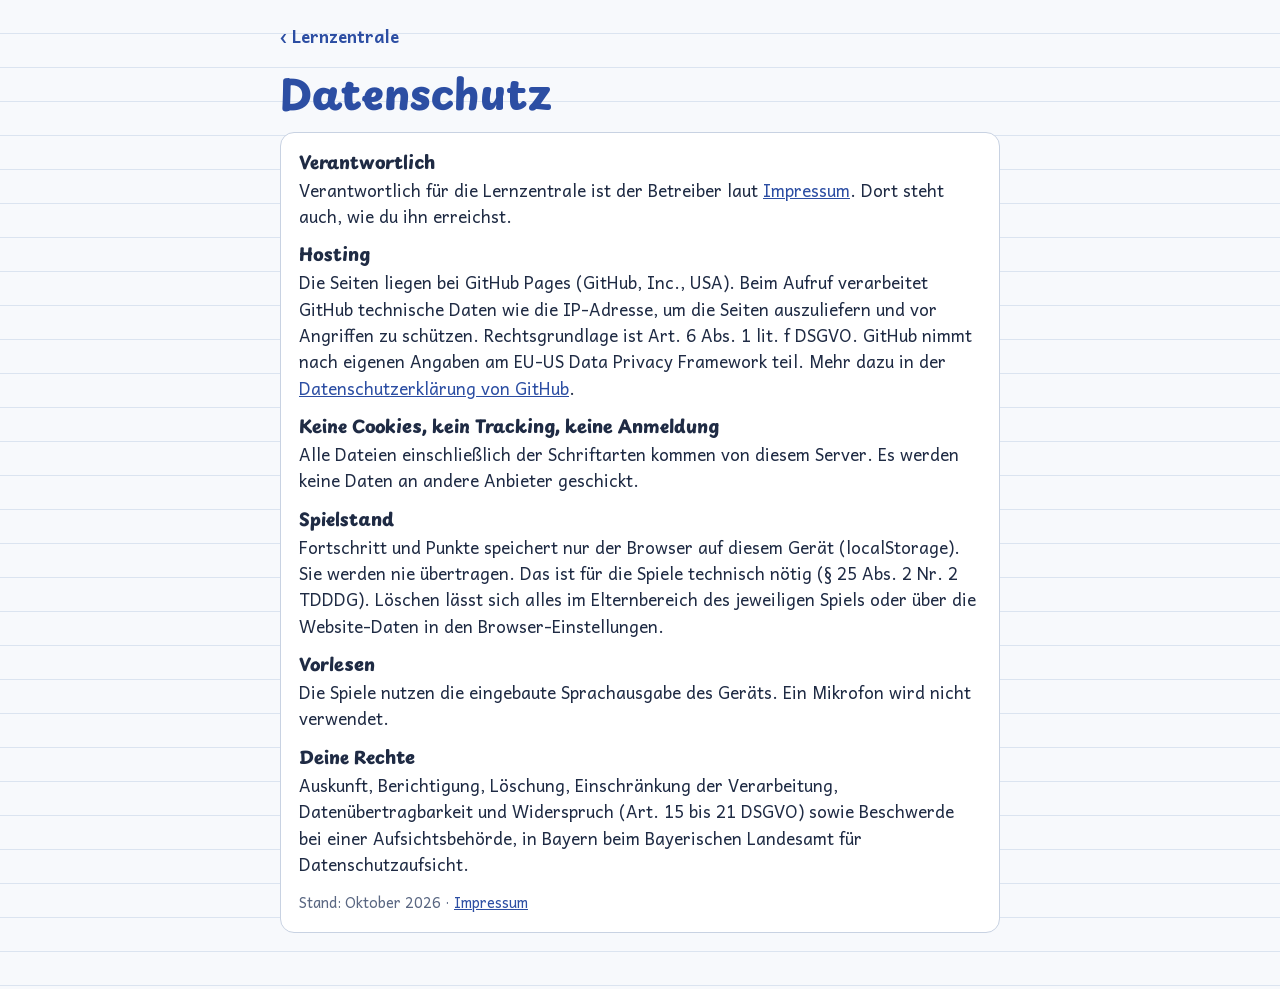
<file: datenschutz.html>
<!doctype html>
<html lang="de">
<meta charset="utf-8">
<meta name="robots" content="noindex, nofollow">
<meta name="apple-mobile-web-app-capable" content="yes">
<meta name="mobile-web-app-capable" content="yes">
<meta name="apple-mobile-web-app-title" content="Lernzentrale">
<meta name="apple-mobile-web-app-status-bar-style" content="default">
<link rel="apple-touch-icon" href="/lernzentrale/icon.png">
<link rel="icon" href="/lernzentrale/icon.png">
<style>:root { padding-top: env(safe-area-inset-top, 0px); padding-bottom: env(safe-area-inset-bottom, 0px); }</style>
<title>Datenschutz</title>
<meta name="description" content="Datenschutzhinweise der Lernzentrale">
<meta charset="utf-8">
<meta name="viewport" content="width=device-width, initial-scale=1, viewport-fit=cover">
<link rel="stylesheet" href="fonts/fonts.css">
<style>
  /* Plain legal page in the Lernzentrale look: ruled paper, one card */
  :root {
    --paper: #f7f9fc;
    --card: #ffffff;
    --rule: #dbe4f0;
    --line: #c8d2e2;
    --ink: #1f2b44;
    --ink-soft: #5a6782;
    --pen: #2c4ea3;
    --f-hand: 'Playpen Sans', 'Chalkboard SE', 'Comic Sans MS', cursive;
    --f-body: 'Andika', 'Avenir Next', 'Segoe UI', system-ui, sans-serif;
  }
  @media (prefers-color-scheme: dark) {
    :root:not([data-theme="light"]) { --paper: #111827; --card: #182134; --rule: #1f2a3f; --line: #2f3c56; --ink: #e8edf7; --ink-soft: #a5b1c7; --pen: #9db6ff; color-scheme: dark; }
  }
  :root[data-theme="dark"] { --paper: #111827; --card: #182134; --rule: #1f2a3f; --line: #2f3c56; --ink: #e8edf7; --ink-soft: #a5b1c7; --pen: #9db6ff; color-scheme: dark; }

  *, *::before, *::after { box-sizing: border-box; }
  body {
    margin: 0;
    background-color: var(--paper);
    background-image: repeating-linear-gradient(to bottom, transparent 0 33px, var(--rule) 33px 34px);
    color: var(--ink);
    font: 400 17px/1.55 var(--f-body);
    padding-left: max(16px, env(safe-area-inset-left, 0px));
    padding-right: max(16px, env(safe-area-inset-right, 0px));
  }
  a { color: var(--pen); }
  a:focus-visible { outline: 3px solid var(--pen); outline-offset: 3px; }
  .wrap { max-width: 720px; margin: 0 auto; padding-block: 18px 56px; display: flex; flex-direction: column; gap: 16px; }
  .back { align-self: flex-start; min-height: 36px; display: inline-flex; align-items: center; font-weight: 700; text-decoration: none; }
  h1 { margin: 0; font: 800 clamp(1.8rem, 7vw, 2.6rem)/1.1 var(--f-hand); color: var(--pen); }
  .card { background: var(--card); border: 1.5px solid var(--line); border-radius: 14px; padding: 18px; display: flex; flex-direction: column; gap: 14px; }
  h2 { margin: 0; font: 800 1.1rem/1.25 var(--f-hand); }
  p { margin: 0; }
  section { display: flex; flex-direction: column; gap: 4px; }
  .muted { color: var(--ink-soft); font-size: .92rem; }
</style>

<div class="wrap">
  <a class="back" href="./">‹ Lernzentrale</a>
  <h1>Datenschutz</h1>
  <div class="card">
    <section>
      <h2>Verantwortlich</h2>
      <p>Verantwortlich für die Lernzentrale ist der Betreiber laut <a href="https://breitec.de/#impressum" target="_blank" rel="noopener">Impressum</a>. Dort steht auch, wie du ihn erreichst.</p>
    </section>
    <section>
      <h2>Hosting</h2>
      <p>Die Seiten liegen bei GitHub Pages (GitHub, Inc., USA). Beim Aufruf verarbeitet GitHub technische Daten wie die IP-Adresse, um die Seiten auszuliefern und vor Angriffen zu schützen. Rechtsgrundlage ist Art. 6 Abs. 1 lit. f DSGVO. GitHub nimmt nach eigenen Angaben am EU-US Data Privacy Framework teil. Mehr dazu in der <a href="https://docs.github.com/de/site-policy/privacy-policies/github-general-privacy-statement" target="_blank" rel="noopener">Datenschutzerklärung von GitHub</a>.</p>
    </section>
    <section>
      <h2>Keine Cookies, kein Tracking, keine Anmeldung</h2>
      <p>Alle Dateien einschließlich der Schriftarten kommen von diesem Server. Es werden keine Daten an andere Anbieter geschickt.</p>
    </section>
    <section>
      <h2>Spielstand</h2>
      <p>Fortschritt und Punkte speichert nur der Browser auf diesem Gerät (localStorage). Sie werden nie übertragen. Das ist für die Spiele technisch nötig (§ 25 Abs. 2 Nr. 2 TDDDG). Löschen lässt sich alles im Elternbereich des jeweiligen Spiels oder über die Website-Daten in den Browser-Einstellungen.</p>
    </section>
    <section>
      <h2>Vorlesen</h2>
      <p>Die Spiele nutzen die eingebaute Sprachausgabe des Geräts. Ein Mikrofon wird nicht verwendet.</p>
    </section>
    <section>
      <h2>Deine Rechte</h2>
      <p>Auskunft, Berichtigung, Löschung, Einschränkung der Verarbeitung, Datenübertragbarkeit und Widerspruch (Art. 15 bis 21 DSGVO) sowie Beschwerde bei einer Aufsichtsbehörde, in Bayern beim Bayerischen Landesamt für Datenschutzaufsicht.</p>
    </section>
    <p class="muted">Stand: Oktober 2026 · <a href="https://breitec.de/#impressum" target="_blank" rel="noopener">Impressum</a></p>
  </div>
</div>
</file>
<file: fonts/fonts.css>
/* Andika and Playpen Sans (SIL Open Font License 1.1), self-hosted so pages make no requests to Google.
   Source: Google Fonts, subsets latin and latin-ext. */
@font-face {
  font-family: 'Andika';
  font-style: normal;
  font-weight: 400;
  font-display: swap;
  src: url('andika-400-latin-ext.woff2') format('woff2');
  unicode-range: U+0100-02BA, U+02BD-02C5, U+02C7-02CC, U+02CE-02D7, U+02DD-02FF, U+0304, U+0308, U+0329, U+1D00-1DBF, U+1E00-1E9F, U+1EF2-1EFF, U+2020, U+20A0-20AB, U+20AD-20C4, U+2113, U+2C60-2C7F, U+A720-A7FF;
}
@font-face {
  font-family: 'Andika';
  font-style: normal;
  font-weight: 400;
  font-display: swap;
  src: url('andika-400-latin.woff2') format('woff2');
  unicode-range: U+0000-00FF, U+0131, U+0152-0153, U+02BB-02BC, U+02C6, U+02DA, U+02DC, U+0304, U+0308, U+0329, U+2000-206F, U+20AC, U+2122, U+2191, U+2193, U+2212, U+2215, U+FEFF, U+FFFD;
}
@font-face {
  font-family: 'Andika';
  font-style: normal;
  font-weight: 700;
  font-display: swap;
  src: url('andika-700-latin-ext.woff2') format('woff2');
  unicode-range: U+0100-02BA, U+02BD-02C5, U+02C7-02CC, U+02CE-02D7, U+02DD-02FF, U+0304, U+0308, U+0329, U+1D00-1DBF, U+1E00-1E9F, U+1EF2-1EFF, U+2020, U+20A0-20AB, U+20AD-20C4, U+2113, U+2C60-2C7F, U+A720-A7FF;
}
@font-face {
  font-family: 'Andika';
  font-style: normal;
  font-weight: 700;
  font-display: swap;
  src: url('andika-700-latin.woff2') format('woff2');
  unicode-range: U+0000-00FF, U+0131, U+0152-0153, U+02BB-02BC, U+02C6, U+02DA, U+02DC, U+0304, U+0308, U+0329, U+2000-206F, U+20AC, U+2122, U+2191, U+2193, U+2212, U+2215, U+FEFF, U+FFFD;
}
@font-face {
  font-family: 'Playpen Sans';
  font-style: normal;
  font-weight: 400 800;
  font-display: swap;
  src: url('playpen-sans-latin-ext.woff2') format('woff2');
  unicode-range: U+0100-02BA, U+02BD-02C5, U+02C7-02CC, U+02CE-02D7, U+02DD-02FF, U+0304, U+0308, U+0329, U+1D00-1DBF, U+1E00-1E9F, U+1EF2-1EFF, U+2020, U+20A0-20AB, U+20AD-20C4, U+2113, U+2C60-2C7F, U+A720-A7FF;
}
@font-face {
  font-family: 'Playpen Sans';
  font-style: normal;
  font-weight: 400 800;
  font-display: swap;
  src: url('playpen-sans-latin.woff2') format('woff2');
  unicode-range: U+0000-00FF, U+0131, U+0152-0153, U+02BB-02BC, U+02C6, U+02DA, U+02DC, U+0304, U+0308, U+0329, U+2000-206F, U+20AC, U+2122, U+2191, U+2193, U+2212, U+2215, U+FEFF, U+FFFD;
}
</file>
